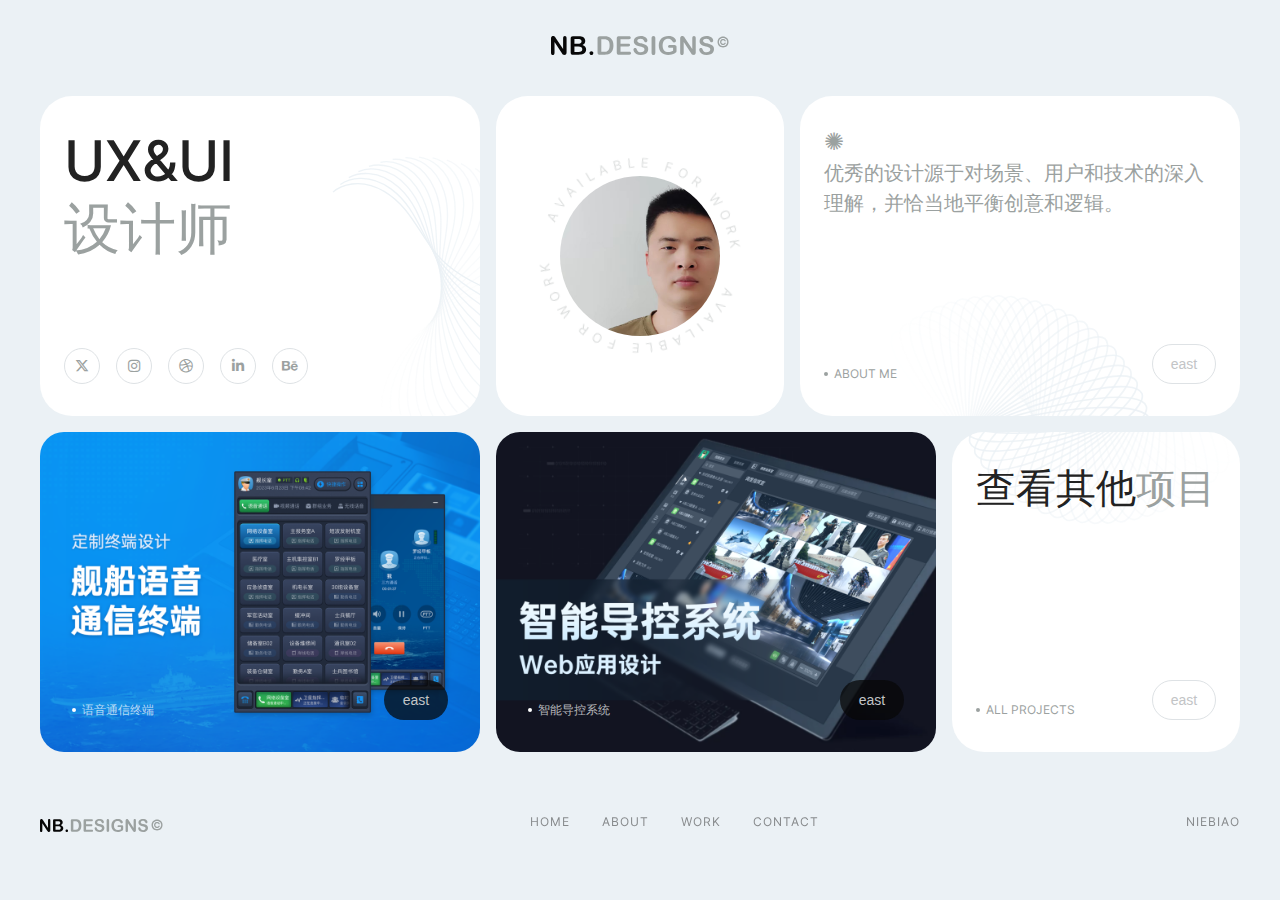
<file: index.html>
<!DOCTYPE html>
<html data-wf-page="6526f09d3be13c204a126b60" data-wf-site="6526f09d3be13c204a126b74" class=" w-mod-js w-mod-ix">
<head>
    <meta charset="utf-8">
    <title>NB.Designs</title>
    <meta content="个人站点" name="description" />
    <!-- viewport用于控制网页在移动设备上的显示方式 -->
    <meta content="width=device-width, initial-scale=1" name="viewport" />

    <!-- 引入CSS样式表 -->
    <link href="static/css/niebiao.web.f3ca25b67.css" rel="stylesheet" type="text/css" />

    <!-- 检测是否支持触控-->
    <script type="text/javascript">
        !function (o, c) {
            var n = c.documentElement, t = " w-mod-";
            n.className += t + "js", ("ontouchstart" in o || o.DocumentTouch && c instanceof DocumentTouch) && (n.className += t + "touch")
        }(window, document);
    </script>

    <!-- 指定网站的快捷方式图标 -->
    <link href="static/image/favicon.svg"
          rel="shortcut icon" type="image/x-icon">
    <!-- 指定网站的苹果设备主屏幕图标 -->
    <link href="static/image/webclip.svg"
          rel="apple-touch-icon">
</head>

<body>
<div class="page-wrapper">
    <!-- 主内容区域 -->
    <main class="main-wrapper">
        <!-- 顶部导航栏 -->
        <nav class="navigation">
            <!-- 指向当前页面 -->
            <a
                    href=""
                    aria-current="page"
                    class="brand-link w-inline-block w--current"
            >
                <div class="brand-flex">
                    <!-- logo图片 -->
                    <img
                            src="static/picture/653182418afc36d534684b62_logo.svg"
                            loading="lazy"
                            alt="Logo — 网站标志图片"
                            class="logo"
                    />
                    <!-- 版权©️图标 -->
                    <img
                        src="static/picture/65318290faf76efba37a0d2e_copyright.svg"
                        loading="lazy"
                        alt="Copyright Icon — 版权©️图标"
                        class="copyright"
                    />
                </div>
            </a>
        </nav>


        <section class="home-section">
            <div class="padding-global">
                <div class="container-large">
                    <div class="padding-top padding-huge">

                        <div class="w-layout-grid card-grid">
                            <!-- 职业 -->
                            <div
                                    id="w-node-_206b8761-2ad7-9dbb-ed39-0ff4240a0cf9-4a126b60"
                                    class="content-block-item first"
                            >
                                <div class="w-layout-grid area-grid">
                                    <!-- 标题 -->
                                    <h1
                                            id="w-node-f76c5ac4-414d-b1c6-897a-73b8a55345c2-4a126b60"
                                            class="heading-style-h2"
                                    >
                                        UX&UI<br />‍<span class="text-color-gray">设计师</span>
                                    </h1>
                                    <!-- 社区链接区域 -->
                                    <div
                                            id="w-node-_42acaa20-1cae-7628-15b2-d77a2eda1971-4a126b60"
                                            class="social-link-flex"
                                    >
                                        <!-- Twitter链接 -->
                                        <a
                                                data-w-id="39168887-352d-7113-b342-d554746e0021"
                                                href="https://twitter.com/"
                                                target="_blank"
                                                class="social-link-item w-inline-block"
                                        >
                                            <div class="social-icon"></div>
                                            <div
                                                    style="-webkit-transform:translate3d(0, 0, 0) scale3d(0, 0, 1) rotateX(0) rotateY(0) rotateZ(0) skew(0, 0);-moz-transform:translate3d(0, 0, 0) scale3d(0, 0, 1) rotateX(0) rotateY(0) rotateZ(0) skew(0, 0);-ms-transform:translate3d(0, 0, 0) scale3d(0, 0, 1) rotateX(0) rotateY(0) rotateZ(0) skew(0, 0);transform:translate3d(0, 0, 0) scale3d(0, 0, 1) rotateX(0) rotateY(0) rotateZ(0) skew(0, 0)"
                                                    class="social-bg"
                                            ></div>
                                        </a>
                                        <!-- Instagram链接 -->
                                        <a
                                            data-w-id="824d73bc-e28c-4206-1eb0-2a512dbd4594"
                                            href="https://www.instagram.com/"
                                            target="_blank"
                                            class="social-link-item w-inline-block"
                                    >
                                        <div class="social-icon"></div>
                                        <div
                                                style="-webkit-transform:translate3d(0, 0, 0) scale3d(0, 0, 1) rotateX(0) rotateY(0) rotateZ(0) skew(0, 0);-moz-transform:translate3d(0, 0, 0) scale3d(0, 0, 1) rotateX(0) rotateY(0) rotateZ(0) skew(0, 0);-ms-transform:translate3d(0, 0, 0) scale3d(0, 0, 1) rotateX(0) rotateY(0) rotateZ(0) skew(0, 0);transform:translate3d(0, 0, 0) scale3d(0, 0, 1) rotateX(0) rotateY(0) rotateZ(0) skew(0, 0)"
                                                class="social-bg"
                                        ></div>
                                        </a>
                                        <!-- Dribbble链接 -->
                                        <a
                                            data-w-id="54885199-5330-fd4e-eafc-7d152744c3ce"
                                            href="https://dribbble.com/"
                                            target="_blank"
                                            class="social-link-item w-inline-block"
                                    >
                                        <div class="social-icon"></div>
                                        <div
                                                style="-webkit-transform:translate3d(0, 0, 0) scale3d(0, 0, 1) rotateX(0) rotateY(0) rotateZ(0) skew(0, 0);-moz-transform:translate3d(0, 0, 0) scale3d(0, 0, 1) rotateX(0) rotateY(0) rotateZ(0) skew(0, 0);-ms-transform:translate3d(0, 0, 0) scale3d(0, 0, 1) rotateX(0) rotateY(0) rotateZ(0) skew(0, 0);transform:translate3d(0, 0, 0) scale3d(0, 0, 1) rotateX(0) rotateY(0) rotateZ(0) skew(0, 0)"
                                                class="social-bg"
                                        ></div>
                                        </a>
                                        <!-- LinkedIn链接 -->
                                        <a
                                            data-w-id="909476c7-8456-3d8f-a093-8d59e5b26563"
                                            href="https://www.linkedin.com/"
                                            target="_blank"
                                            class="social-link-item w-inline-block"
                                    >
                                        <div class="social-icon"></div>
                                        <div
                                                style="-webkit-transform:translate3d(0, 0, 0) scale3d(0, 0, 1) rotateX(0) rotateY(0) rotateZ(0) skew(0, 0);-moz-transform:translate3d(0, 0, 0) scale3d(0, 0, 1) rotateX(0) rotateY(0) rotateZ(0) skew(0, 0);-ms-transform:translate3d(0, 0, 0) scale3d(0, 0, 1) rotateX(0) rotateY(0) rotateZ(0) skew(0, 0);transform:translate3d(0, 0, 0) scale3d(0, 0, 1) rotateX(0) rotateY(0) rotateZ(0) skew(0, 0)"
                                                class="social-bg"
                                        ></div>
                                        </a>
                                        <!-- Behance链接 -->
                                        <a
                                            data-w-id="d3ca7bbd-3649-48fc-1760-7ac814e1571d"
                                            href="https://www.behance.net/"
                                            target="_blank"
                                            class="social-link-item w-inline-block"
                                    >
                                        <div class="social-icon"></div>
                                        <div
                                                style="-webkit-transform:translate3d(0, 0, 0) scale3d(0, 0, 1) rotateX(0) rotateY(0) rotateZ(0) skew(0, 0);-moz-transform:translate3d(0, 0, 0) scale3d(0, 0, 1) rotateX(0) rotateY(0) rotateZ(0) skew(0, 0);-ms-transform:translate3d(0, 0, 0) scale3d(0, 0, 1) rotateX(0) rotateY(0) rotateZ(0) skew(0, 0);transform:translate3d(0, 0, 0) scale3d(0, 0, 1) rotateX(0) rotateY(0) rotateZ(0) skew(0, 0)"
                                                class="social-bg"
                                        ></div>
                                    </a>
                                    </div>
                                </div>
                            </div>

                            <!-- 照片 -->
                            <div
                                    id="w-node-_8e6d0f55-0968-d3cd-05f9-ea861393bae7-4a126b60"
                                    class="content-block-item flex-center"
                            >
                                <div class="photo-wrapper">
                                    <img
                                            src="static/picture/6526fc6ab97a93f27f9d8976_profile-img.webp"
                                            loading="lazy"
                                            sizes="(max-width: 479px) 84vw, (max-width: 767px) 440px, (max-width: 991px) 500px, (max-width: 1279px) 400px, 160px"
                                            srcset="
                                                static/picture/6526fc6ab97a93f27f9d8976_profile-img-p-500.webp 500w,
                                                static/picture/6526fc6ab97a93f27f9d8976_profile-img.webp       800w"
                                            alt="Image — 照片"
                                            class="profile-image"
                                    />

                                    <img
                                        src="static/picture/652702ee30e4980d34ff1176_circle-text.svg"
                                        loading="lazy"
                                        style="-webkit-transform:translate3d(0, 0, 0) scale3d(1.35, 1.35, 1) rotateX(0) rotateY(0) rotateZ(0) skew(0, 0);
                                                -moz-transform:translate3d(0, 0, 0) scale3d(1.35, 1.35, 1) rotateX(0) rotateY(0) rotateZ(0) skew(0, 0);
                                                -ms-transform:translate3d(0, 0, 0) scale3d(1.35, 1.35, 1) rotateX(0) rotateY(0) rotateZ(0) skew(0, 0);
                                                transform:translate3d(0, 0, 0) scale3d(1.35, 1.35, 1) rotateX(0) rotateY(0) rotateZ(0) skew(0, 0)"
                                        alt="Circle Text — 旋转图片"
                                        class="circle-text"
                                    />

                                </div>
                            </div>

                            <!-- 简介 -->
                            <a
                                    id="w-node-_165b5b0b-587c-2583-bb39-ce198474b5c0-4a126b60"
                                    data-w-id="165b5b0b-587c-2583-bb39-ce198474b5c0"
                                    href="about.html"
                                    class="content-block-item about w-inline-block"
                            >
                                <div class="w-layout-grid area-grid">
                                    <!-- 简介文本 -->
                                    <p
                                            id="w-node-_1f064a75-b669-a866-071f-97a0bc5def41-4a126b60"
                                            class="text-size-medium text-color-gray"
                                    >
                        <span class="asterisk">✺</span><br/>优秀的设计源于对场景、用户和技术的深入理解，并恰当地平衡创意和逻辑。</p>

                                    <div
                                            id="w-node-_2d77c6ac-2335-6b1e-d091-f31299e5629a-4a126b60"
                                            class="card-bottom-flex"
                                    >
                                        <div class="subtitle-flex">
                                            <!-- 一个点元素，可能用于装饰或视觉分隔 -->
                                            <div class="dot"></div>
                                            <!-- 标题文本，内容为"ABOUT ME" -->
                                            <div class="text-size-tiny text-color-gray">
                                                ABOUT ME
                                            </div>
                                        </div>
                                        <!-- 箭头和背景 -->
                                        <div class="arrow-item">
                                            <!-- 箭头文本 -->
                                            <div class="arrow-card">east</div>
                                            <!-- 箭头动画 -->
                                            <div
                                                    style="-webkit-transform:translate3d(0, 0, 0) scale3d(0, 0, 1) rotateX(0) rotateY(0) rotateZ(0) skew(0, 0);-moz-transform:translate3d(0, 0, 0) scale3d(0, 0, 1) rotateX(0) rotateY(0) rotateZ(0) skew(0, 0);-ms-transform:translate3d(0, 0, 0) scale3d(0, 0, 1) rotateX(0) rotateY(0) rotateZ(0) skew(0, 0);transform:translate3d(0, 0, 0) scale3d(0, 0, 1) rotateX(0) rotateY(0) rotateZ(0) skew(0, 0)"
                                                    class="arrow-bg"
                                            ></div>
                                        </div>
                                    </div>
                                </div>
                            </a>


                            <!-- 项目 -->
                            <div
                                    id="w-node-f669d342-afa2-6dd8-9cb3-a653de0f3a3c-4a126b60"
                                    class="content-block-item project"
                            >
                                <div class="w-dyn-list">
                                    <div role="list" class="project-list-wrapper w-dyn-items">
                                        <div role="listitem" class="project-item w-dyn-item">
                                            <!-- 项目链接 -->
                                            <a
                                                    data-w-id="88cbb9d7-c7fa-4188-31af-d9679033e83a"
                                                    href="project1.html"
                                                    class="project-link w-inline-block"
                                            >
                                                <!-- 图片元素，用于显示项目图片 -->
                                                <!-- sizes 根据视口宽度调整图片尺寸属性 -->
                                                <img
                                                    loading="lazy"
                                                    alt="Royal"
                                                    src="static/picture/652a7ccab52b8f9549d809d2_a34f448f0abadb80f1e_3000-p-800.webp"
                                                    sizes="(max-width: 479px) 92vw, (max-width: 767px) 95vw, (max-width: 991px) 92vw, (max-width: 1439px) 94vw, 1280px"
                                                    srcset="
                                                    static/picture/652a7ccab52b8f9549d809d2_a34f448f0abadb80f1e_3000-p-500.webp   500w,
                                                    static/picture/652a7ccab52b8f9549d809d2_a34f448f0abadb80f1e_3000-p-800.webp   800w,
                                                    static/picture/652a7ccab52b8f9549d809d2_a34f448f0abadb80f1e_3000-p-1080.webp 1080w"
                                                    class="project-image"
                                                />

                                                <!-- static/picture/652a7ccab52b8f9549d809d2_a34f448f0abadb80f1e_3000-p-1600.webp 1600w,
                                                     static/picture/652a7ccab52b8f9549d809d2_a34f448f0abadb80f1e_3000.webp        2000w -->

                                                <div class="w-layout-grid project-grid">
                                                    <!-- 卡片底部容器 -->
                                                    <div
                                                        id="w-node-_350d6805-1fb1-1d99-36cd-5f5d152e9f88-4a126b60"
                                                        class="card-bottom-flex"
                                                    >
                                                        <!-- 子标题区域 -->
                                                        <div class="subtitle-flex">
                                                            <div class="dot white"></div>
                                                                <div class="text-size-tiny text-style-allcaps text-color-white-70" >
                                                                     语音通信终端
                                                                </div>
                                                        </div>
                                                        <div class="arrow-item project">
                                                            <div class="arrow-card">east</div>
                                                        </div>
                                                    </div>
                                                </div>
                                            </a>

                                        </div>
                                    </div>
                                </div>
                            </div>


                            <!-- 项目 -->
                            <div
                                    id="w-node-b7f5fd0d-b490-180d-b3ce-e5bc2a5c435a-4a126b60"
                                    class="content-block-item project"
                            >
                                <div class="w-dyn-list">
                                    <div role="list" class="project-list-wrapper w-dyn-items">
                                        <div role="listitem" class="project-item w-dyn-item">
                                            <!-- 项目链接 -->
                                            <a
                                                    data-w-id="1bb8a6b9-6ee1-33cc-0e05-0f10cfc457e2"
                                                    href="project2.html"
                                                    class="project-link w-inline-block"
                                            >
                                                <!-- 图片元素，用于显示项目图片 -->
                                                <!-- sizes 根据视口宽度调整图片尺寸属性 -->
                                                <img
                                                    loading="lazy"
                                                    alt="Crafty"
                                                    src="static/picture/652a82bd161daabd6bafa61a_c678b66073bf188bc8_3000-p-800.webp"
                                                    sizes="(max-width: 479px) 92vw, (max-width: 767px) 95vw, (max-width: 991px) 92vw, (max-width: 1439px) 94vw, 1280px"
                                                    srcset="
                                                    static/picture/652a82bd161daabd6bafa61a_c678b66073bf188bc8_3000-p-500.webp   500w,
                                                    static/picture/652a82bd161daabd6bafa61a_c678b66073bf188bc8_3000-p-800.webp   800w,
                                                    static/picture/652a82bd161daabd6bafa61a_c678b66073bf188bc8_3000-p-1080.webp 1080w"
                                                    class="project-image"
                                                />

                                                <!-- static/picture/652a82bd161daabd6bafa61a_c678b66073bf188bc8_3000-p-1600.webp 1600w,
                                                     static/picture/652a82bd161daabd6bafa61a_c678b66073bf188bc8_3000.webp        2000w -->

                                                <div class="w-layout-grid project-grid">
                                                    <!-- 卡片底部容器 -->
                                                    <div
                                                            id="w-node-_1bb8a6b9-6ee1-33cc-0e05-0f10cfc457e5-4a126b60"
                                                            class="card-bottom-flex"
                                                    >
                                                        <!-- 子标题区域 -->
                                                        <div class="subtitle-flex">
                                                            <div class="dot white"></div>
                                                            <div
                                                                    class="text-size-tiny text-style-allcaps text-color-white-70"
                                                            >
                                                                智能导控系统
                                                            </div>
                                                        </div>
                                                        <div class="arrow-item project">
                                                            <div class="arrow-card">east</div>
                                                        </div>
                                                    </div>
                                                </div>
                                            </a>
                                        </div>
                                    </div>
                                </div>
                            </div>


                            <!-- 更多项目 -->
                            <a
                                    id="w-node-c3186ffe-0d7d-bb53-5a10-67a3f85348bd-4a126b60"
                                    data-w-id="c3186ffe-0d7d-bb53-5a10-67a3f85348bd"
                                    href="projects.html"
                                    class="content-block-item projects w-inline-block"
                            >
                                <div class="w-layout-grid area-grid">
                                    <!-- 更多项目标题 -->
                                    <h2
                                            id="w-node-_40e715cc-569b-98b9-2c1d-556967854959-4a126b60"
                                            class="heading-style-h3"
                                    >
                                        查看其他<span class="text-color-gray">项目</span>
                                    </h2>
                                    <!-- 卡片底部容器 -->
                                    <div
                                            id="w-node-c3ac89a6-cd35-1006-c0a7-43da1dc833f9-4a126b60"
                                            class="card-bottom-flex"
                                    >
                                        <!-- 子标题区域 -->
                                        <div class="subtitle-flex">
                                            <div class="dot"></div>
                                            <div class="text-size-tiny text-color-gray">
                                                ALL PROJECTS
                                            </div>
                                        </div>
                                        <div class="arrow-item">
                                            <div class="arrow-card">east</div>
                                            <div
                                                    style="-webkit-transform:translate3d(0, 0, 0) scale3d(0, 0, 1) rotateX(0) rotateY(0) rotateZ(0) skew(0, 0);-moz-transform:translate3d(0, 0, 0) scale3d(0, 0, 1) rotateX(0) rotateY(0) rotateZ(0) skew(0, 0);-ms-transform:translate3d(0, 0, 0) scale3d(0, 0, 1) rotateX(0) rotateY(0) rotateZ(0) skew(0, 0);transform:translate3d(0, 0, 0) scale3d(0, 0, 1) rotateX(0) rotateY(0) rotateZ(0) skew(0, 0)"
                                                    class="arrow-bg"
                                            >
                                            </div>
                                        </div>
                                    </div>
                                </div>
                            </a>

<!--服务模块-->
<!--                            <a-->
<!--                                id="w-node-_51f52606-5caf-8195-4429-9cb581b7fb15-4a126b60"-->
<!--                                data-w-id="51f52606-5caf-8195-4429-9cb581b7fb15"-->
<!--                                href="untitled.html"-->
<!--                                class="content-block-item service w-inline-block"-->
<!--                        >-->
<!--                            <div class="w-layout-grid area-grid">-->
<!--                                <h2-->
<!--                                        id="w-node-b1acf5c7-cf38-a41e-7a08-49058583d527-4a126b60"-->
<!--                                        class="heading-style-h3"-->
<!--                                >-->
<!--                                    Services I <span class="text-color-gray">offer</span>-->
<!--                                </h2>-->
<!--                                <div-->
<!--                                        id="w-node-_51f52606-5caf-8195-4429-9cb581b7fb19-4a126b60"-->
<!--                                        class="card-bottom-flex"-->
<!--                                >-->
<!--                                    <div class="subtitle-flex">-->
<!--                                        <div class="dot"></div>-->
<!--                                        <div class="text-size-tiny text-color-gray">-->
<!--                                            ALL SERVICES-->
<!--                                        </div>-->
<!--                                    </div>-->
<!--                                    <div class="arrow-item">-->
<!--                                        <div class="arrow-card">east</div>-->
<!--                                        <div-->
<!--                                                style="-webkit-transform:translate3d(0, 0, 0) scale3d(0, 0, 1) rotateX(0) rotateY(0) rotateZ(0) skew(0, 0);-moz-transform:translate3d(0, 0, 0) scale3d(0, 0, 1) rotateX(0) rotateY(0) rotateZ(0) skew(0, 0);-ms-transform:translate3d(0, 0, 0) scale3d(0, 0, 1) rotateX(0) rotateY(0) rotateZ(0) skew(0, 0);transform:translate3d(0, 0, 0) scale3d(0, 0, 1) rotateX(0) rotateY(0) rotateZ(0) skew(0, 0)"-->
<!--                                                class="arrow-bg"-->
<!--                                        ></div>-->
<!--                                    </div>-->
<!--                                </div>-->
<!--                            </div> -->
<!--                            </a>-->


<!--                            联系我模块-->
<!--                            <a-->
<!--                                id="w-node-_7a20cb31-7cb3-7723-0cdf-0103a2d777be-4a126b60"-->
<!--                                data-w-id="7a20cb31-7cb3-7723-0cdf-0103a2d777be"-->
<!--                                href="contact.html"-->
<!--                                class="content-block-item cta w-inline-block"-->
<!--                        >-->
<!--                            <div class="w-layout-grid area-grid">-->
<!--                                <h2-->
<!--                                        id="w-node-_460849d4-51fc-5510-dd9a-df378b82580d-4a126b60"-->
<!--                                        class="heading-style-h3"-->
<!--                                >-->
<!--                                    Let&#x27;s work-->
<!--                                    <span class="text-color-gray">together</span>-->
<!--                                </h2>-->
<!--                                <div-->
<!--                                        id="w-node-ae803ab9-d38c-32ae-308c-c390fa3ee9df-4a126b60"-->
<!--                                        class="card-bottom-flex"-->
<!--                                >-->
<!--                                    <div class="subtitle-flex">-->
<!--                                        <div class="dot"></div>-->
<!--                                        <div class="text-size-tiny text-color-gray">-->
<!--                                            GET IN TOUCH-->
<!--                                        </div>-->
<!--                                    </div>-->
<!--                                    <div class="arrow-item">-->
<!--                                        <div class="arrow-card">east</div>-->
<!--                                        <div-->
<!--                                                style="-webkit-transform:translate3d(0, 0, 0) scale3d(0, 0, 1) rotateX(0) rotateY(0) rotateZ(0) skew(0, 0);-moz-transform:translate3d(0, 0, 0) scale3d(0, 0, 1) rotateX(0) rotateY(0) rotateZ(0) skew(0, 0);-ms-transform:translate3d(0, 0, 0) scale3d(0, 0, 1) rotateX(0) rotateY(0) rotateZ(0) skew(0, 0);transform:translate3d(0, 0, 0) scale3d(0, 0, 1) rotateX(0) rotateY(0) rotateZ(0) skew(0, 0)"-->
<!--                                                class="arrow-bg"-->
<!--                                        ></div>-->
<!--                                    </div>-->
<!--                                </div>-->
<!--                            </div>-->
<!--                        </a>-->


                        </div>
                    </div>
                </div>
            </div>
        </section>

        <!-- 页脚开始 -->
        <footer>
            <div class="padding-global">
                <div class="container-large">
                    <div class="footer-padding">
                        <div class="w-layout-grid footer-grid">

                            <!-- 品牌信息和版权 -->
                            <a href="" aria-current="page" class="brand-link w-inline-block w--current">
                                <div class="brand-flex">
                                    <!-- Logo图片 -->
                                    <img src="static/picture/653182418afc36d534684b62_logo.svg"
                                         loading="lazy"
                                         alt="Logo — 网站标识"
                                         class="logo-mini"
                                    />
                                    <!-- 版权图标图片 -->
                                    <img src="static/picture/65318290faf76efba37a0d2e_copyright.svg"
                                         loading="lazy"
                                         alt="Copyright Icon — 版权图标"
                                         class="copyright"
                                    />
                                </div>
                            </a>

                            <!-- 页脚导航 -->
                            <div id="w-node-_57ca9c2b-67a5-16e0-a501-45b1c8a16166-c8a1615d" class="w-layout-hflex footer-flex">
                                <a data-w-id="57ca9c2b-67a5-16e0-a501-45b1c8a16167" href="" aria-current="page" class="footer-nav-link w-inline-block w--current">
                                    <!-- 首页链接 -->
                                    <div class="footer-nav-text">home</div>
                                    <!-- 链接文本内容 -->
                                    <div class="dot black"></div>
                                    <!-- 黑色的点 -->
                                </a>
                                <a data-w-id="57ca9c2b-67a5-16e0-a501-45b1c8a1616b" href="about.html" class="footer-nav-link w-inline-block">
                                    <!-- 关于页面 -->
                                    <div class="footer-nav-text">about</div>
                                    <!-- 链接文本内容 -->
                                    <div class="dot black"></div>
                                    <!-- 黑色的点 -->
                                </a>
                                <a data-w-id="57ca9c2b-67a5-16e0-a501-45b1c8a1616f" href="projects.html" class="footer-nav-link w-inline-block">
                                    <!-- 项目页面 -->
                                    <div class="footer-nav-text">work</div>
                                    <!-- 链接文本内容 -->
                                    <div class="dot black"></div>
                                    <!-- 黑色的点 -->
                                </a>
<!--                                <a data-w-id="57ca9c2b-67a5-16e0-a501-45b1c8a16173" href="untitled.html" class="footer-nav-link w-inline-block">-->
<!--                                    &lt;!&ndash; 服务页面 &ndash;&gt;-->
<!--                                    <div class="footer-nav-text">service</div>-->
<!--                                    &lt;!&ndash; 链接文本内容 &ndash;&gt;-->
<!--                                    <div class="dot black"></div>-->
<!--                                    &lt;!&ndash; 黑色的点 &ndash;&gt;-->
<!--                                </a>-->
                                <a data-w-id="57ca9c2b-67a5-16e0-a501-45b1c8a16177" href="contact.html" class="footer-nav-link w-inline-block">
                                    <!-- 联系页面 -->
                                    <div class="footer-nav-text">contact</div>
                                    <!-- 链接文本内容 -->
                                    <div class="dot black"></div>
                                    <!-- 黑色的点 -->
                                </a>
                            </div>

                            <!-- 外链建设中http://120.79.161.93/web/#/main -->
                            <a
                                    data-w-id="57ca9c2b-67a5-16e0-a501-45b1c8a1617b"
                                    href=""
                                    target="_blank"
                                    class="footer-nav-link w-inline-block"
                            >
                            <!-- 链接文本内容 -->
                            <div class="footer-nav-text">NieBiao</div>
                            <div class="dot black"></div>
                            </a>
                        </div>
                    </div>
                </div>
            </div>
        </footer>
        <!-- 页脚结束 -->

    </main>
</div>


<script
        src="static/js/jquery-3.5.1.min.dc5e7f18c8.js"
        type="text/javascript"
        integrity="sha256-9/aliU8dGd2tb6OSsuzixeV4y/faTqgFtohetphbbj0="
        crossorigin="anonymous"
></script>

<script
        src="static/js/webflow.b99ccbe45.js"
        type="text/javascript"
></script>

</body>

</html>
</file>
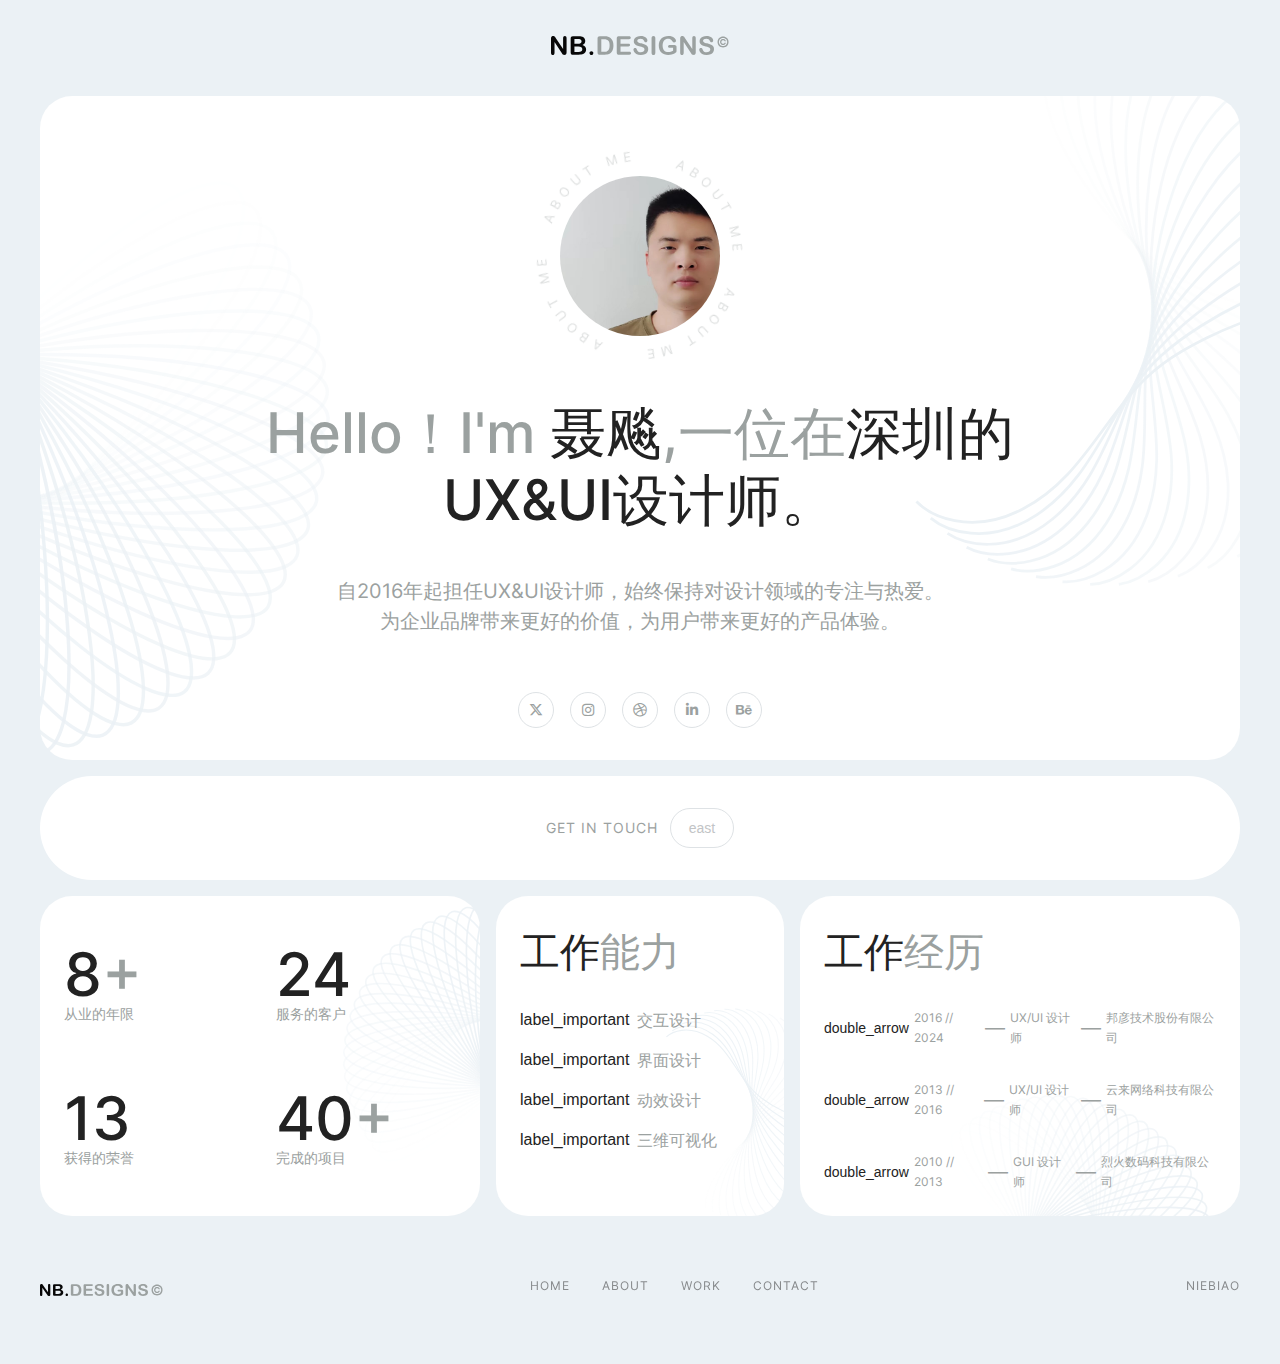
<file: about.html>
<!DOCTYPE html>
<html data-wf-page="6526f09d3be13c204a126b63" data-wf-site="6526f09d3be13c204a126b74">
<head>
    <meta charset="utf-8">
    <title>NB.Designs - About</title>
    <meta content="个人站点" name="description" />
    <!-- viewport用于控制网页在移动设备上的显示方式-->
    <meta content="width=device-width, initial-scale=1" name="viewport" />

    <!-- 引入CSS样式表 -->
    <link href="static/css/niebiao.web.f3ca25b67.css" rel="stylesheet" type="text/css" />

    <!-- 检测是否支持触控-->
    <script type="text/javascript">
        !function (o, c) {
            var n = c.documentElement, t = " w-mod-";
            n.className += t + "js", ("ontouchstart" in o || o.DocumentTouch && c instanceof DocumentTouch) && (n.className += t + "touch")
        }(window, document);
    </script>

    <!-- 指定网站的快捷方式图标 -->
    <link href="static/image/favicon.svg"
          rel="shortcut icon" type="image/x-icon">
    <!-- 指定网站的苹果设备主屏幕图标 -->
    <link href="static/image/webclip.svg"
          rel="apple-touch-icon">
</head>

<body>
<!-- 主内容区域 -->
<div class="page-wrapper">
    <!-- 顶部导航栏 -->
    <nav class="navigation">
        <!-- 指向首页 -->
        <a href="index.html" class="brand-link w-inline-block">
            <div class="brand-flex">
                <!-- logo图片 -->
                <img src="static/picture/653182418afc36d534684b62_logo.svg"
                     loading="lazy"
                     alt="Logo — 网站标识"
                     class="logo">
                <!-- 版权©️图标 -->
                <img
                    src="static/picture/65318290faf76efba37a0d2e_copyright.svg"
                    loading="lazy"
                    alt="Copyright Icon — 版权©️图标"
                    class="copyright">
            </div>
        </a>
    </nav>


    <main class="main-wrapper">
        <section class="about-section">
            <div class="padding-global">
                <div class="container-large">
                    <div class="padding-top padding-huge">
                        <div class="w-layout-grid card-grid">
                            <!-- 简介 -->
                            <div id="w-node-_85a3502e-6ced-9d35-4489-433d0be70c7c-4a126b63"
                                 class="content-block-item about-header">
                                <div class="photo-wrapper">
                                    <!-- 照片 -->
                                    <img
                                        src="static/picture/653266c2180c88430f6a42a8_about-me-img.jpg" loading="lazy"
                                        sizes="(max-width: 767px) 82vw, (max-width: 991px) 500px, (max-width: 1279px) 400px, 160px"
                                        srcset="static/picture/653266c2180c88430f6a42a8_about-me-img-p-500.jpg 500w,
                                                static/picture/653266c2180c88430f6a42a8_about-me-img.jpg 800w"
                                        alt="About Image — 照片" class="profile-image"
                                    />

                                    <img
                                        src="static/picture/65326788afb79142dd7064f0_about-circle-text.svg"
                                        loading="lazy"
                                        style="-webkit-transform:translate3d(0, 0, 0) scale3d(1.35, 1.35, 1) rotateX(0) rotateY(0) rotateZ(0) skew(0, 0);
                                        -moz-transform:translate3d(0, 0, 0) scale3d(1.35, 1.35, 1) rotateX(0) rotateY(0) rotateZ(0) skew(0, 0);
                                        -ms-transform:translate3d(0, 0, 0) scale3d(1.35, 1.35, 1) rotateX(0) rotateY(0) rotateZ(0) skew(0, 0);
                                        transform:translate3d(0, 0, 0) scale3d(1.35, 1.35, 1) rotateX(0) rotateY(0) rotateZ(0) skew(0, 0)"
                                        alt="Circle Text — 旋转图片" class="circle-text">
                                </div>

                                <!-- 标题 -->
                                <div class="margin-top margin-xlarge">
                                    <div class="max-width-large align-center"><h1
                                            class="heading-style-h2 text-align-center"><span class="text-color-gray">Hello！I'm</span>
                                        聂飚<span class="text-color-gray">,一位在</span>深圳的UX&UI设计师。</h1>
                                    </div>
                                </div>

                                <!-- 描述 -->
                                <div class="margin-top margin-medium">
                                    <div class="max-width-large align-center">
                                        <p class="text-size-medium text-align-center text-color-gray">
                                            自2016年起担任UX&UI设计师，始终保持对设计领域的专注与热爱。<br>为企业品牌带来更好的价值，为用户带来更好的产品体验。
                                        </p>
                                    </div>
                                </div>

                                <!-- 社区链接 -->
                                <div class="margin-top margin-medium">
                                    <div class="social-link-flex flex-center">
                                        <!-- Twitter 链接 -->
                                        <a data-w-id="65624f8a-9a47-2b15-fc5a-106d604114b2" href="https://twitter.com/" target="_blank" class="social-link-item w-inline-block">
                                            <div class="social-icon"></div>
                                            <div style="transform:scale(0);" class="social-bg"></div>
                                        </a>

                                        <!-- Instagram 链接 -->
                                        <a data-w-id="65624f8a-9a47-2b15-fc5a-106d604114b6" href="https://www.instagram.com/" target="_blank" class="social-link-item w-inline-block">
                                            <div class="social-icon"></div>
                                            <div style="transform:scale(0);" class="social-bg"></div>
                                        </a>

                                        <!-- Dribbble 链接 -->
                                        <a data-w-id="65624f8a-9a47-2b15-fc5a-106d604114ba" href="https://dribbble.com/" target="_blank" class="social-link-item w-inline-block">
                                            <div class="social-icon"></div>
                                            <div style="transform:scale(0);" class="social-bg"></div>
                                        </a>

                                        <!-- LinkedIn 链接 -->
                                        <a data-w-id="65624f8a-9a47-2b15-fc5a-106d604114be" href="https://www.linkedin.com/" target="_blank" class="social-link-item w-inline-block">
                                            <div class="social-icon"></div>
                                            <div style="transform:scale(0);" class="social-bg"></div>
                                        </a>

                                        <!-- Behance 链接 -->
                                        <a data-w-id="65624f8a-9a47-2b15-fc5a-106d604114c2" href="https://www.behance.net/" target="_blank" class="social-link-item w-inline-block">
                                            <div class="social-icon"></div>
                                            <div style="transform:scale(0);" class="social-bg"></div>
                                        </a>
                                    </div>
                                </div>


                            </div>

                            <!-- 联系 -->
                            <a id="w-node-c5e270e6-8ee0-4e50-aa5a-dbf006e22c0a-4a126b63"
                               data-w-id="c5e270e6-8ee0-4e50-aa5a-dbf006e22c0a"
                               href="contact.html"
                               class="main-button w-inline-block">
                                <div class="button-flex">
                                    <div class="button-text">get in touch</div>
                                    <div class="arrow-item">
                                        <div class="arrow-card">east</div>
                                        <div style="-webkit-transform:translate3d(0, 0, 0) scale3d(0, 0, 1) rotateX(0) rotateY(0) rotateZ(0) skew(0, 0);-moz-transform:translate3d(0, 0, 0) scale3d(0, 0, 1) rotateX(0) rotateY(0) rotateZ(0) skew(0, 0);-ms-transform:translate3d(0, 0, 0) scale3d(0, 0, 1) rotateX(0) rotateY(0) rotateZ(0) skew(0, 0);transform:translate3d(0, 0, 0) scale3d(0, 0, 1) rotateX(0) rotateY(0) rotateZ(0) skew(0, 0)"
                                             class="arrow-bg"></div>
                                    </div>
                                </div>
                            </a>

                            <!-- 数据 -->
                            <div id="w-node-_19f20610-e29c-664f-9bbe-68dcd6160cf6-4a126b63"
                                 class="content-block-item numbers">
                                <div class="w-layout-grid numbers-grid">
                                    <!-- 第一个数字内容容器 -->
                                    <div id="w-node-_46881ead-d022-9c0f-cb54-d2700078c305-4a126b63"
                                         class="numbers-content-wrapper">
                                        <!-- 展示年数 -->
                                        <div class="number">8<span class="text-color-gray">+</span></div>
                                        <!-- 对应数字的描述 -->
                                        <div class="number-description">从业的年限</div>
                                    </div>

                                    <!-- 第二个数字内容容器 -->
                                    <div id="w-node-_0858e1dd-4e4d-e3f4-4ec6-63ab4e0e6519-4a126b63"
                                         class="numbers-content-wrapper">
                                        <!-- 展示不满意客户数量 -->
                                        <div id="w-node-_0858e1dd-4e4d-e3f4-4ec6-63ab4e0e651a-4a126b63" class="number">
                                            24
                                        </div>
                                        <!-- 对应数字的描述 -->
                                        <div class="number-description">服务的客户<br></div>
                                    </div>

                                    <!-- 第三个数字内容容器 -->
                                    <div id="w-node-_8eeb6f53-d96d-5e5b-06f9-09373f712b2f-4a126b63"
                                         class="numbers-content-wrapper">
                                        <!-- 展示获得的认可次数 -->
                                        <div id="w-node-b94afa81-8620-85d1-2876-6f78092de969-4a126b63" class="number">
                                            13
                                        </div>
                                        <!-- 对应数字的描述 -->
                                        <div class="number-description">获得的荣誉</div>
                                    </div>

                                    <!-- 第四个数字内容容器 -->
                                    <div id="w-node-bc7956d7-c246-79f5-4a61-fbee7396a838-4a126b63"
                                         class="numbers-content-wrapper">
                                        <!-- 展示完成的项目数 -->
                                        <div class="number">40<span class="text-color-gray">+</span></div>
                                        <!-- 对应数字的描述 -->
                                        <div class="number-description">完成的项目</div>
                                    </div>
                                </div>
                            </div>

                            <!-- 我的工作 -->
                            <div id="w-node-e94e3226-31d1-d95f-a93a-b84bdac18e72-4a126b63"
                                 class="content-block-item service-list">
                                <!-- 标题部分，介绍服务内容 -->
                                <h2 class="heading-style-h3">工作<span class="text-color-gray">能力</span></h2>

                                <div class="w-layout-grid service-content-grid">

                                    <!-- 第一项服务 -->
                                    <div id="w-node-_27357a33-e81e-aea0-8df4-092c90018951-4a126b63"
                                         class="service-flex">
                                        <!-- 图标元素，表示此项服务 -->
                                        <div class="service-icon">label_important</div>
                                        <!-- 正文文本，显示服务名称 -->
                                        <div class="text-size-regular text-color-gray">交互设计</div>
                                    </div>

                                    <!-- 第二项服务 -->
                                    <div id="w-node-_27357a33-e81e-aea0-8df4-092c90018956-4a126b63"
                                         class="service-flex">
                                        <div class="service-icon">label_important</div>
                                        <div class="text-size-regular text-color-gray">界面设计</div>
                                    </div>

                                    <!-- 第三项服务 -->
                                    <div id="w-node-_27357a33-e81e-aea0-8df4-092c9001895b-4a126b63"
                                         class="service-flex">
                                        <div class="service-icon">label_important</div>
                                        <div class="text-size-regular text-color-gray">动效设计</div>
                                    </div>

                                    <!-- 第四项服务 -->
                                    <div id="w-node-_27357a33-e81e-aea0-8df4-092c90018965-4a126b63"
                                         class="service-flex">
                                        <div class="service-icon">label_important</div>
                                        <div class="text-size-regular text-color-gray">三维可视化</div>
                                    </div>
                                </div>
                            </div>

                            <!-- 我的经验 -->
                            <div id="w-node-_94d040ea-622f-78ac-be78-2fb2544caab5-4a126b63"
                                 class="content-block-item experience">
                                <!-- 标题部分，介绍工作经历 -->
                                <h2 class="heading-style-h3">工作<span class="text-color-gray">经历</span></h2>

                                <div class="w-layout-grid experience-content-grid">

                                    <!-- 第一项工作经历 -->
                                    <div id="w-node-f6e4060d-4b8f-bc0b-71a8-cb0df3666153-4a126b63"
                                         class="experience-flex">
                                        <!-- 图标元素，表示时间线 -->
                                        <div class="experience-icon">double_arrow</div>
                                        <!-- 时间段 -->
                                        <div class="text-size-tiny text-color-gray">2016 // 2024</div>
                                        <!-- 分隔符 -->
                                        <div class="text-size-medium text-color-gray">—</div>
                                        <!-- 职位名称 -->
                                        <div class="text-size-tiny">UX/UI 设计师</div>
                                        <!-- 分隔符 -->
                                        <div class="text-size-medium text-color-gray">—</div>
                                        <!-- 公司名称 -->
                                        <div class="text-size-tiny text-color-gray">邦彦技术股份有限公司</div>
                                    </div>

                                    <!-- 第二项工作经历 -->
                                    <div id="w-node-f6e4060d-4b8f-bc0b-71a8-cb0df3666160-4a126b63"
                                         class="experience-flex">
                                        <div class="experience-icon">double_arrow</div>
                                        <div class="text-size-tiny text-color-gray">2013 // 2016</div>
                                        <div class="text-size-medium text-color-gray">—</div>
                                        <div class="text-size-tiny">UX/UI 设计师</div>
                                        <div class="text-size-medium text-color-gray">—</div>
                                        <div class="text-size-tiny text-color-gray">云来网络科技有限公司</div>
                                    </div>

                                    <!-- 第三项工作经历 -->
                                    <div id="w-node-f6e4060d-4b8f-bc0b-71a8-cb0df366616d-4a126b63"
                                         class="experience-flex">
                                        <div class="experience-icon">double_arrow</div>
                                        <div class="text-size-tiny text-color-gray">2010 // 2013</div>
                                        <div class="text-size-medium text-color-gray">—</div>
                                        <div class="text-size-tiny">GUI 设计师</div>
                                        <div class="text-size-medium text-color-gray">—</div>
                                        <div class="text-size-tiny text-color-gray">烈火数码科技有限公司</div>
                                    </div>
                                </div>
                            </div>

                            <!-- 服务模块 -->
<!--                            <a id="w-node-c505eb33-1f9a-0f49-2754-ca85350fa77d-4a126b63"-->
<!--                               data-w-id="c505eb33-1f9a-0f49-2754-ca85350fa77d" href="untitled.html"-->
<!--                               class="content-block-item service w-inline-block">-->
<!--                                <div class="w-layout-grid area-grid"><h2-->
<!--                                        id="w-node-c505eb33-1f9a-0f49-2754-ca85350fa77f-4a126b63"-->
<!--                                        class="heading-style-h3">Services I <span class="text-color-gray">offer</span>-->
<!--                                </h2>-->
<!--                                    <div id="w-node-c505eb33-1f9a-0f49-2754-ca85350fa783-4a126b63"-->
<!--                                         class="card-bottom-flex">-->
<!--                                        <div class="subtitle-flex">-->
<!--                                            <div class="dot"></div>-->
<!--                                            <div class="text-size-tiny text-color-gray">ALL SERVICES</div>-->
<!--                                        </div>-->
<!--                                        <div class="arrow-item">-->
<!--                                            <div class="arrow-card">east</div>-->
<!--                                            <div style="-webkit-transform:translate3d(0, 0, 0) scale3d(0, 0, 1) rotateX(0) rotateY(0) rotateZ(0) skew(0, 0);-moz-transform:translate3d(0, 0, 0) scale3d(0, 0, 1) rotateX(0) rotateY(0) rotateZ(0) skew(0, 0);-ms-transform:translate3d(0, 0, 0) scale3d(0, 0, 1) rotateX(0) rotateY(0) rotateZ(0) skew(0, 0);transform:translate3d(0, 0, 0) scale3d(0, 0, 1) rotateX(0) rotateY(0) rotateZ(0) skew(0, 0)"-->
<!--                                                 class="arrow-bg"></div>-->
<!--                                        </div>-->
<!--                                    </div>-->
<!--                                </div>-->
<!--                            </a>-->

                            <!-- 联系我模块 -->
<!--                            <a id="w-node-_671619a9-8391-df6d-374d-80e86d48e0fc-4a126b63"-->
<!--                                   data-w-id="671619a9-8391-df6d-374d-80e86d48e0fc" href="contact.html"-->
<!--                                   class="content-block-item cta w-inline-block">-->
<!--                            <div class="w-layout-grid area-grid"><h2-->
<!--                                    id="w-node-_671619a9-8391-df6d-374d-80e86d48e0fe-4a126b63" class="heading-style-h3">-->
<!--                                Let&#x27;s work <span class="text-color-gray">together</span></h2>-->
<!--                                <div id="w-node-_671619a9-8391-df6d-374d-80e86d48e102-4a126b63"-->
<!--                                     class="card-bottom-flex">-->
<!--                                    <div class="subtitle-flex">-->
<!--                                        <div class="dot"></div>-->
<!--                                        <div class="text-size-tiny text-color-gray">GET IN TOUCH</div>-->
<!--                                    </div>-->
<!--                                    <div class="arrow-item">-->
<!--                                        <div class="arrow-card">east</div>-->
<!--                                        <div style="-webkit-transform:translate3d(0, 0, 0) scale3d(0, 0, 1) rotateX(0) rotateY(0) rotateZ(0) skew(0, 0);-moz-transform:translate3d(0, 0, 0) scale3d(0, 0, 1) rotateX(0) rotateY(0) rotateZ(0) skew(0, 0);-ms-transform:translate3d(0, 0, 0) scale3d(0, 0, 1) rotateX(0) rotateY(0) rotateZ(0) skew(0, 0);transform:translate3d(0, 0, 0) scale3d(0, 0, 1) rotateX(0) rotateY(0) rotateZ(0) skew(0, 0)"-->
<!--                                             class="arrow-bg"></div>-->
<!--                                    </div>-->
<!--                                </div>-->
<!--                            </div>-->
<!--                            </a>-->
                        </div>
                    </div>
                </div>
            </div>
        </section>
    </main>


    <footer>
        <!-- 设置全局内边距 -->
        <div class="padding-global">
            <!-- 容器设置为大尺寸 -->
            <div class="container-large">
                <!-- 底部内边距 -->
                <div class="footer-padding">
                    <div class="w-layout-grid footer-grid">
                        <!-- 品牌链接，点击返回首页 -->
                        <a href="index.html" class="brand-link w-inline-block">
                            <!-- 品牌信息和版权 -->
                            <div class="brand-flex">
                                <!-- Logo图片 -->
                                <img src="static/picture/653182418afc36d534684b62_logo.svg" loading="lazy" alt="Logo — 网站标识" class="logo-mini">
                                <!-- 版权图标 -->
                                <img src="static/picture/65318290faf76efba37a0d2e_copyright.svg" loading="lazy" alt="Copyright Icon — 版权图标" class="copyright">
                            </div>
                        </a>

                        <!-- 页脚导航 -->
                        <div id="w-node-_57ca9c2b-67a5-16e0-a501-45b1c8a16166-c8a1615d" class="w-layout-hflex footer-flex">
                            <!-- 首页链接 -->
                            <a data-w-id="57ca9c2b-67a5-16e0-a501-45b1c8a16167" href="index.html" class="footer-nav-link w-inline-block">
                                <div class="footer-nav-text">home</div>
                                <div class="dot black"></div>
                            </a>

                            <!-- 关于页面（当前页面） -->
                            <a data-w-id="57ca9c2b-67a5-16e0-a501-45b1c8a1616b" href="" aria-current="page" class="footer-nav-link w-inline-block w--current">
                                <div class="footer-nav-text">about</div>
                                <div class="dot black"></div>
                            </a>

                            <!-- 项目页面 -->
                            <a data-w-id="57ca9c2b-67a5-16e0-a501-45b1c8a1616f" href="projects.html" class="footer-nav-link w-inline-block">
                                <div class="footer-nav-text">work</div>
                                <div class="dot black"></div>
                            </a>

                            <!-- 服务页面 -->
<!--                            <a data-w-id="57ca9c2b-67a5-16e0-a501-45b1c8a16173" href="untitled.html" class="footer-nav-link w-inline-block">-->
<!--                                <div class="footer-nav-text">service</div>-->
<!--                                <div class="dot black"></div>-->
<!--                            </a>-->

                            <!-- 联系页面 -->
                            <a data-w-id="57ca9c2b-67a5-16e0-a501-45b1c8a16177" href="contact.html" class="footer-nav-link w-inline-block">
                                <div class="footer-nav-text">contact</div>
                                <div class="dot black"></div>
                            </a>
                        </div>

                        <!-- 外链未设置 -->
                        <a
                                data-w-id="57ca9c2b-67a5-16e0-a501-45b1c8a1617b"
                                href=""
                                target="_blank"
                                class="footer-nav-link w-inline-block"
                        >
                            <div class="footer-nav-text">NieBiao</div>
                            <div class="dot black"></div>
                        </a>
                    </div>
                </div>
            </div>
        </div>
    </footer>


</div>

<script src="static/js/jquery-3.5.1.min.dc5e7f18c8.js" type="text/javascript"
        integrity="sha256-9/aliU8dGd2tb6OSsuzixeV4y/faTqgFtohetphbbj0=" crossorigin="anonymous"></script>

<script src="static/js/webflow.b99ccbe45.js" type="text/javascript"></script>
</body>
</html>
</file>
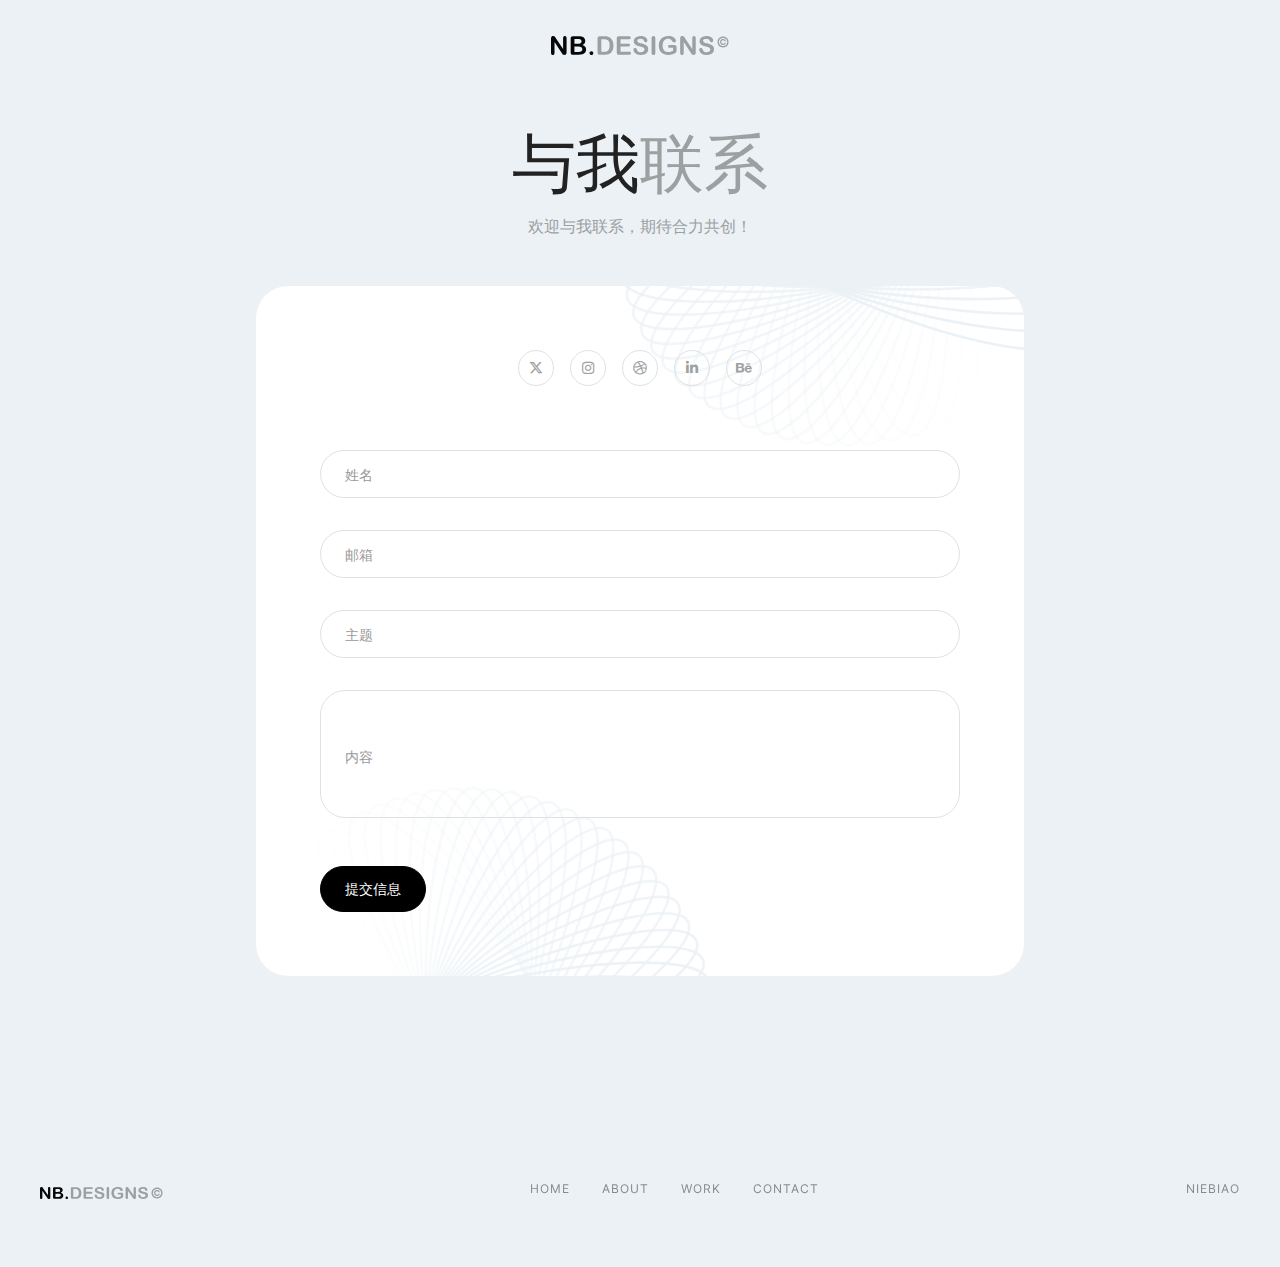
<file: contact.html>
<!DOCTYPE html>
<html data-wf-page="6526f09d3be13c204a126b67" data-wf-site="6526f09d3be13c204a126b74">
<head>
    <meta charset="utf-8">
    <title>NB.Designs - Contact</title>
    <meta content="个人站点" name="description" />
    <!--    viewport用于控制网页在移动设备上的显示方式-->
    <meta content="width=device-width, initial-scale=1" name="viewport" />

    <!-- 引入CSS样式表 -->
    <link href="static/css/niebiao.web.f3ca25b67.css" rel="stylesheet" type="text/css" />

    <!-- 检测是否支持触控-->
    <script type="text/javascript">
        !function (o, c) {
            var n = c.documentElement, t = " w-mod-";
            n.className += t + "js", ("ontouchstart" in o || o.DocumentTouch && c instanceof DocumentTouch) && (n.className += t + "touch")
        }(window, document);
    </script>

    <!-- 指定网站的快捷方式图标 -->
    <link href="static/image/favicon.svg"
          rel="shortcut icon" type="image/x-icon">
    <!-- 指定网站的苹果设备主屏幕图标 -->
    <link href="static/image/webclip.svg"
          rel="apple-touch-icon">
</head>

<body>
<div class="page-wrapper">
    <!-- 顶部导航栏 -->
    <nav class="navigation">
        <!-- 指向首页 -->
        <a href="index.html" class="brand-link w-inline-block">
            <div class="brand-flex">
                <!-- logo图片 -->
                <img src="static/picture/653182418afc36d534684b62_logo.svg"
                     loading="lazy"
                     alt="Logo — 网站标识"
                     class="logo">
                <!-- 版权©️图标 -->
                <img src="static/picture/65318290faf76efba37a0d2e_copyright.svg"
                     loading="lazy"
                     alt="Copyright Icon — 版权©️图标"
                     class="copyright">
            </div>
        </a>
    </nav>

    <main class="main-wrapper">
        <!-- 设置联系页面头部样式 -->
        <header class="contact-hero-section">
            <!-- 添加全局内边距样式 -->
            <div class="padding-global">
                <div class="container-small">
                    <div class="padding-top padding-xhuge">
                        <!-- 居中显示大标题 -->
                        <h1 class="heading-style-h1 text-align-center">与我<span class="text-color-gray">联系</span></h1>

                        <div class="margin-top margin-small">
                            <!-- 上下内边距设置为小尺寸 -->
                            <div class="max-width-medium align-center">
                                <!-- 最大宽度限制，内容居中对齐 -->
                                <p class="text-size-regular text-align-center">
                                    <!-- 正常大小的文字，内容居中对齐 -->
                                    欢迎与我联系，期待合力共创！
                                </p>
                            </div>
                        </div>
                    </div>
                </div>
            </div>
        </header>

        <!-- 联系表单区域 -->
        <section class="contact-form-section">
            <div class="padding-global">
                <div class="container-small">
                    <div class="padding-bottom padding-xhuge">
                        <div class="margin-top margin-large">
                            <div class="form-block w-form">
                                <!-- 社交媒体链接区域 -->
                                <div class="margin-bottom margin-xlarge">
                                    <div class="social-link-flex flex-center">
                                        <!-- Twitter 链接 -->
                                        <a
                                            data-w-id="45454e89-6af2-ea27-e0bf-6531a71a948c" href="https://twitter.com/"
                                            target="_blank" class="social-link-item w-inline-block">
                                            <div class="social-icon"></div>
                                            <div style="-webkit-transform:translate3d(0, 0, 0) scale3d(0, 0, 1) rotateX(0) rotateY(0) rotateZ(0) skew(0, 0);-moz-transform:translate3d(0, 0, 0) scale3d(0, 0, 1) rotateX(0) rotateY(0) rotateZ(0) skew(0, 0);-ms-transform:translate3d(0, 0, 0) scale3d(0, 0, 1) rotateX(0) rotateY(0) rotateZ(0) skew(0, 0);transform:translate3d(0, 0, 0) scale3d(0, 0, 1) rotateX(0) rotateY(0) rotateZ(0) skew(0, 0)"
                                                 class="social-bg"></div>
                                        </a>
                                        <!-- Instagram 链接 -->
                                        <a data-w-id="45454e89-6af2-ea27-e0bf-6531a71a9490"
                                           href="https://www.instagram.com/" target="_blank"
                                           class="social-link-item w-inline-block">
                                            <div class="social-icon"></div>
                                            <div style="-webkit-transform:translate3d(0, 0, 0) scale3d(0, 0, 1) rotateX(0) rotateY(0) rotateZ(0) skew(0, 0);-moz-transform:translate3d(0, 0, 0) scale3d(0, 0, 1) rotateX(0) rotateY(0) rotateZ(0) skew(0, 0);-ms-transform:translate3d(0, 0, 0) scale3d(0, 0, 1) rotateX(0) rotateY(0) rotateZ(0) skew(0, 0);transform:translate3d(0, 0, 0) scale3d(0, 0, 1) rotateX(0) rotateY(0) rotateZ(0) skew(0, 0)"
                                                 class="social-bg"></div>
                                        </a>
                                        <!-- Dribbble 链接 -->
                                        <a data-w-id="45454e89-6af2-ea27-e0bf-6531a71a9494" href="https://dribbble.com/"
                                           target="_blank" class="social-link-item w-inline-block">
                                            <div class="social-icon"></div>
                                            <div style="-webkit-transform:translate3d(0, 0, 0) scale3d(0, 0, 1) rotateX(0) rotateY(0) rotateZ(0) skew(0, 0);-moz-transform:translate3d(0, 0, 0) scale3d(0, 0, 1) rotateX(0) rotateY(0) rotateZ(0) skew(0, 0);-ms-transform:translate3d(0, 0, 0) scale3d(0, 0, 1) rotateX(0) rotateY(0) rotateZ(0) skew(0, 0);transform:translate3d(0, 0, 0) scale3d(0, 0, 1) rotateX(0) rotateY(0) rotateZ(0) skew(0, 0)"
                                                 class="social-bg"></div>
                                        </a>
                                        <!-- LinkedIn 链接 -->
                                        <a data-w-id="45454e89-6af2-ea27-e0bf-6531a71a9498"
                                           href="https://www.linkedin.com/" target="_blank"
                                           class="social-link-item w-inline-block">
                                            <div class="social-icon"></div>
                                            <div style="-webkit-transform:translate3d(0, 0, 0) scale3d(0, 0, 1) rotateX(0) rotateY(0) rotateZ(0) skew(0, 0);-moz-transform:translate3d(0, 0, 0) scale3d(0, 0, 1) rotateX(0) rotateY(0) rotateZ(0) skew(0, 0);-ms-transform:translate3d(0, 0, 0) scale3d(0, 0, 1) rotateX(0) rotateY(0) rotateZ(0) skew(0, 0);transform:translate3d(0, 0, 0) scale3d(0, 0, 1) rotateX(0) rotateY(0) rotateZ(0) skew(0, 0)"
                                                 class="social-bg"></div>
                                        </a>
                                        <!-- Behance 链接 -->
                                        <a data-w-id="45454e89-6af2-ea27-e0bf-6531a71a949c"
                                           href="https://www.behance.net/" target="_blank"
                                           class="social-link-item w-inline-block">
                                            <div class="social-icon"></div>
                                            <div style="-webkit-transform:translate3d(0, 0, 0) scale3d(0, 0, 1) rotateX(0) rotateY(0) rotateZ(0) skew(0, 0);-moz-transform:translate3d(0, 0, 0) scale3d(0, 0, 1) rotateX(0) rotateY(0) rotateZ(0) skew(0, 0);-ms-transform:translate3d(0, 0, 0) scale3d(0, 0, 1) rotateX(0) rotateY(0) rotateZ(0) skew(0, 0);transform:translate3d(0, 0, 0) scale3d(0, 0, 1) rotateX(0) rotateY(0) rotateZ(0) skew(0, 0)"
                                                 class="social-bg"></div>
                                        </a>
                                    </div>
                                </div>

                                <!-- 联系表单 -->
                                <form id="email-form"
                                      name="email-form"
                                      data-name="Email Form"
                                      method="get"
                                      class="form-wrapper"
                                      data-wf-page-id="6526f09d3be13c204a126b67"
                                      data-wf-element-id="5bc651dd-bb80-a519-dbf2-29a94f158de8">
                                    <!-- 表单组件网格布局 -->
                                    <div class="w-layout-grid form-component-grid">
                                        <!-- 姓名输入框 placeholder 提示文本 -->
                                        <div>
                                            <input class="form-input w-input"
                                                   maxlength="256"
                                                   name="name"
                                                   data-name="Name"
                                                   placeholder="姓名"
                                                   type="text"
                                                   id="name">
                                        </div>
                                        <!-- 邮箱输入框 required 必填项 -->
                                        <div>
                                            <input class="form-input w-input"
                                                   maxlength="256"
                                                   name="email"
                                                   data-name="Email"
                                                   placeholder="邮箱"
                                                   type="email"
                                                   id="email"
                                                   required="">
                                        </div>
                                        <!-- 主题输入框 -->
                                        <div>
                                            <input class="form-input w-input"
                                                   maxlength="256"
                                                   name="Subject"
                                                   data-name="Subject"
                                                   placeholder="主题"
                                                   type="text"
                                                   id="Subject"
                                                   required="">
                                        </div>
                                        <!-- 消息输入框 -->
                                        <div>
                                            <input class="form-input is-text-area w-input"
                                                   maxlength="256"
                                                   name="Message"
                                                   data-name="Message"
                                                   placeholder="内容"
                                                   type="text"
                                                   id="Message"
                                                   required="">
                                        </div>
                                    </div>
                                    <!-- 提交按钮 -->
                                    <div class="margin-top margin-large">
                                        <input type="submit" data-wait="正在努力发送中…" class="button w-button" value="提交信息">
                                    </div>
                                </form>

                                <!-- 表单提交成功提示 -->
                                <div class="form-message-success w-form-done">
                                    <div>完美！您的信息已成功送达，我会尽快处理并给您回复~</div>
                                </div>
                                <!-- 表单提交失败提示 -->
                                <div class="form-message-error w-form-fail">
                                    <div>哎呀，提交时出了点小差错，麻烦您确认一下信息再试一次吧~</div>
                                </div>
                            </div>
                        </div>
                    </div>
                </div>
            </div>
        </section>

        <!-- 常见问题解答（FAQ）区域 -->

    </main>


    <footer>
        <div class="padding-global">
            <div class="container-large">
                <div class="footer-padding">
                    <div class="w-layout-grid footer-grid">

                        <!-- 品牌信息和版权 -->
                        <a href="index.html" class="brand-link w-inline-block">
                            <div class="brand-flex">
                                <!-- Logo图片 -->
                                <img src="static/picture/653182418afc36d534684b62_logo.svg"
                                     loading="lazy"
                                     alt="Logo — 网站标识"
                                     class="logo-mini">
                                <!-- 版权图标图片 -->
                                <img src="static/picture/65318290faf76efba37a0d2e_copyright.svg"
                                     loading="lazy"
                                     alt="Copyright Icon — 版权图标"
                                     class="copyright">
                            </div>
                        </a>

                        <!-- 页脚导航 -->
                        <div id="w-node-_57ca9c2b-67a5-16e0-a501-45b1c8a16166-c8a1615d"
                             class="w-layout-hflex footer-flex">

                            <!-- 首页链接 -->
                            <a data-w-id="57ca9c2b-67a5-16e0-a501-45b1c8a16167"
                               href="index.html"
                               class="footer-nav-link w-inline-block">
                                <div class="footer-nav-text">home</div>
                                <div class="dot black"></div>
                            </a>

                            <!-- 关于页面 -->
                            <a data-w-id="57ca9c2b-67a5-16e0-a501-45b1c8a1616b"
                               href="about.html"
                               class="footer-nav-link w-inline-block">
                                <div class="footer-nav-text">about</div>
                                <div class="dot black"></div>
                            </a>

                            <!-- 项目页面 -->
                            <a data-w-id="57ca9c2b-67a5-16e0-a501-45b1c8a1616f"
                               href="projects.html"
                               class="footer-nav-link w-inline-block">
                                <div class="footer-nav-text">work</div>
                                <div class="dot black"></div>
                            </a>

                            <!-- 服务页面 -->
<!--                            <a data-w-id="57ca9c2b-67a5-16e0-a501-45b1c8a16173"-->
<!--                               href="untitled.html"-->
<!--                               class="footer-nav-link w-inline-block">-->
<!--                                <div class="footer-nav-text">service</div>-->
<!--                                <div class="dot black"></div>-->
<!--                            </a>-->

                            <!-- 联系页面（当前页面） -->
                            <a data-w-id="57ca9c2b-67a5-16e0-a501-45b1c8a16177"
                               href=""
                               aria-current="page"
                               class="footer-nav-link w-inline-block w--current">
                                <div class="footer-nav-text">contact</div>
                                <div class="dot black"></div>
                            </a>
                        </div>

                        <!-- 外链未设置 -->
                        <a
                                data-w-id="57ca9c2b-67a5-16e0-a501-45b1c8a1617b"
                                href=""
                                target="_blank"
                                class="footer-nav-link w-inline-block"
                        >
                            <!-- 链接文本内容 -->
                            <div class="footer-nav-text">NieBiao</div>
                            <div class="dot black"></div>
                        </a>
                    </div>
                </div>
            </div>
        </div>
    </footer>


</div>
<script src="static/js/jquery-3.5.1.min.dc5e7f18c8.js" type="text/javascript"
        integrity="sha256-9/aliU8dGd2tb6OSsuzixeV4y/faTqgFtohetphbbj0=" crossorigin="anonymous"></script>

<script src="static/js/webflow.b99ccbe45.js" type="text/javascript"></script>

<script>
    document.getElementById('email-form').addEventListener('submit', function(event) {
        event.preventDefault(); // 阻止表单的默认提交行为

        // 获取表单数据
        var formData = new FormData(this);
        var name = formData.get('name');
        var email = formData.get('email'); // 注意：这是用户输入的邮箱，不是收件人邮箱
        var subject = formData.get('Subject');
        var message = formData.get('Message').replace(/\r?\n/g, '%0A');

        // 构建mailto链接
        var recipient = 'ae743573@yeah.net'; // 发送到的邮箱
        var mailtoLink = `mailto:${recipient}?subject=${encodeURIComponent(subject)}&body=${encodeURIComponent('您好，\n\n姓名: ' + name + '\n邮箱: ' + email + '\n\n' + message)}`;

        window.open(mailtoLink, '_blank'); // 在新标签页中打开
    });
</script>

</body>
</html>
</file>
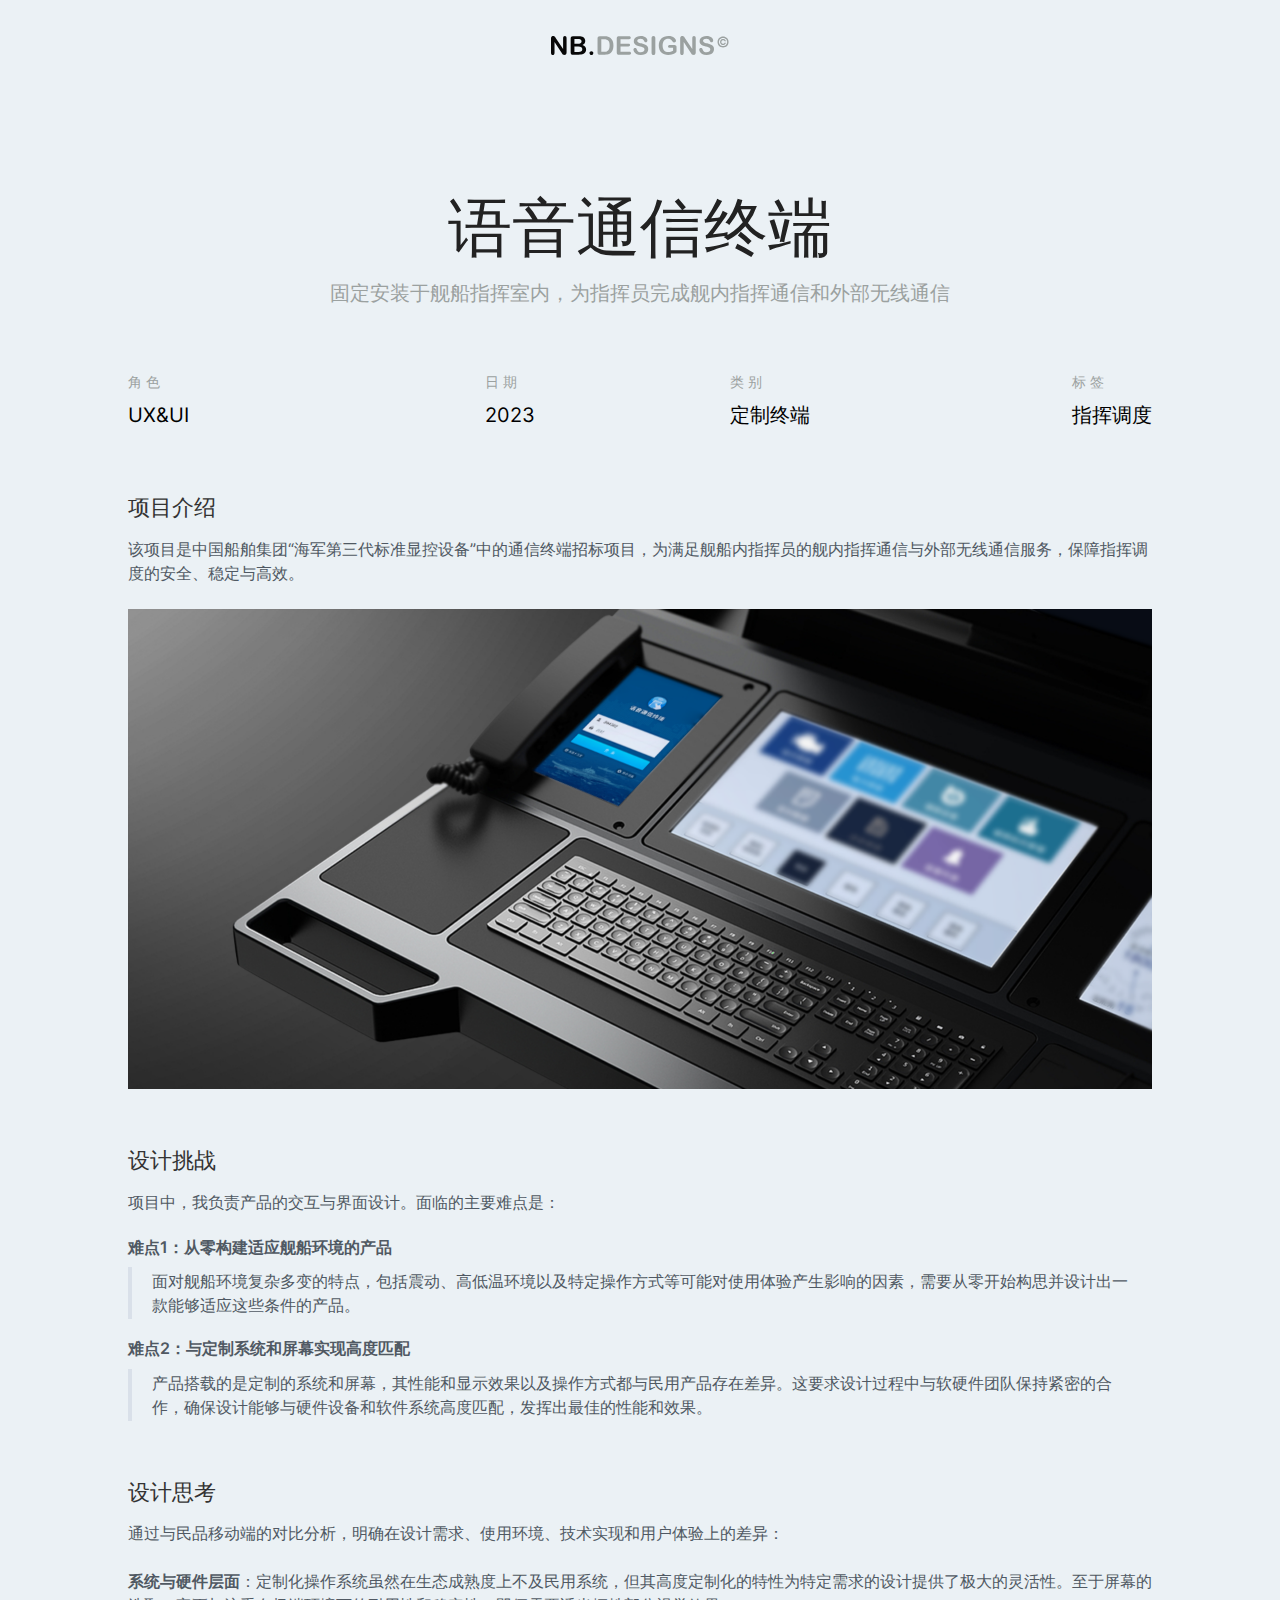
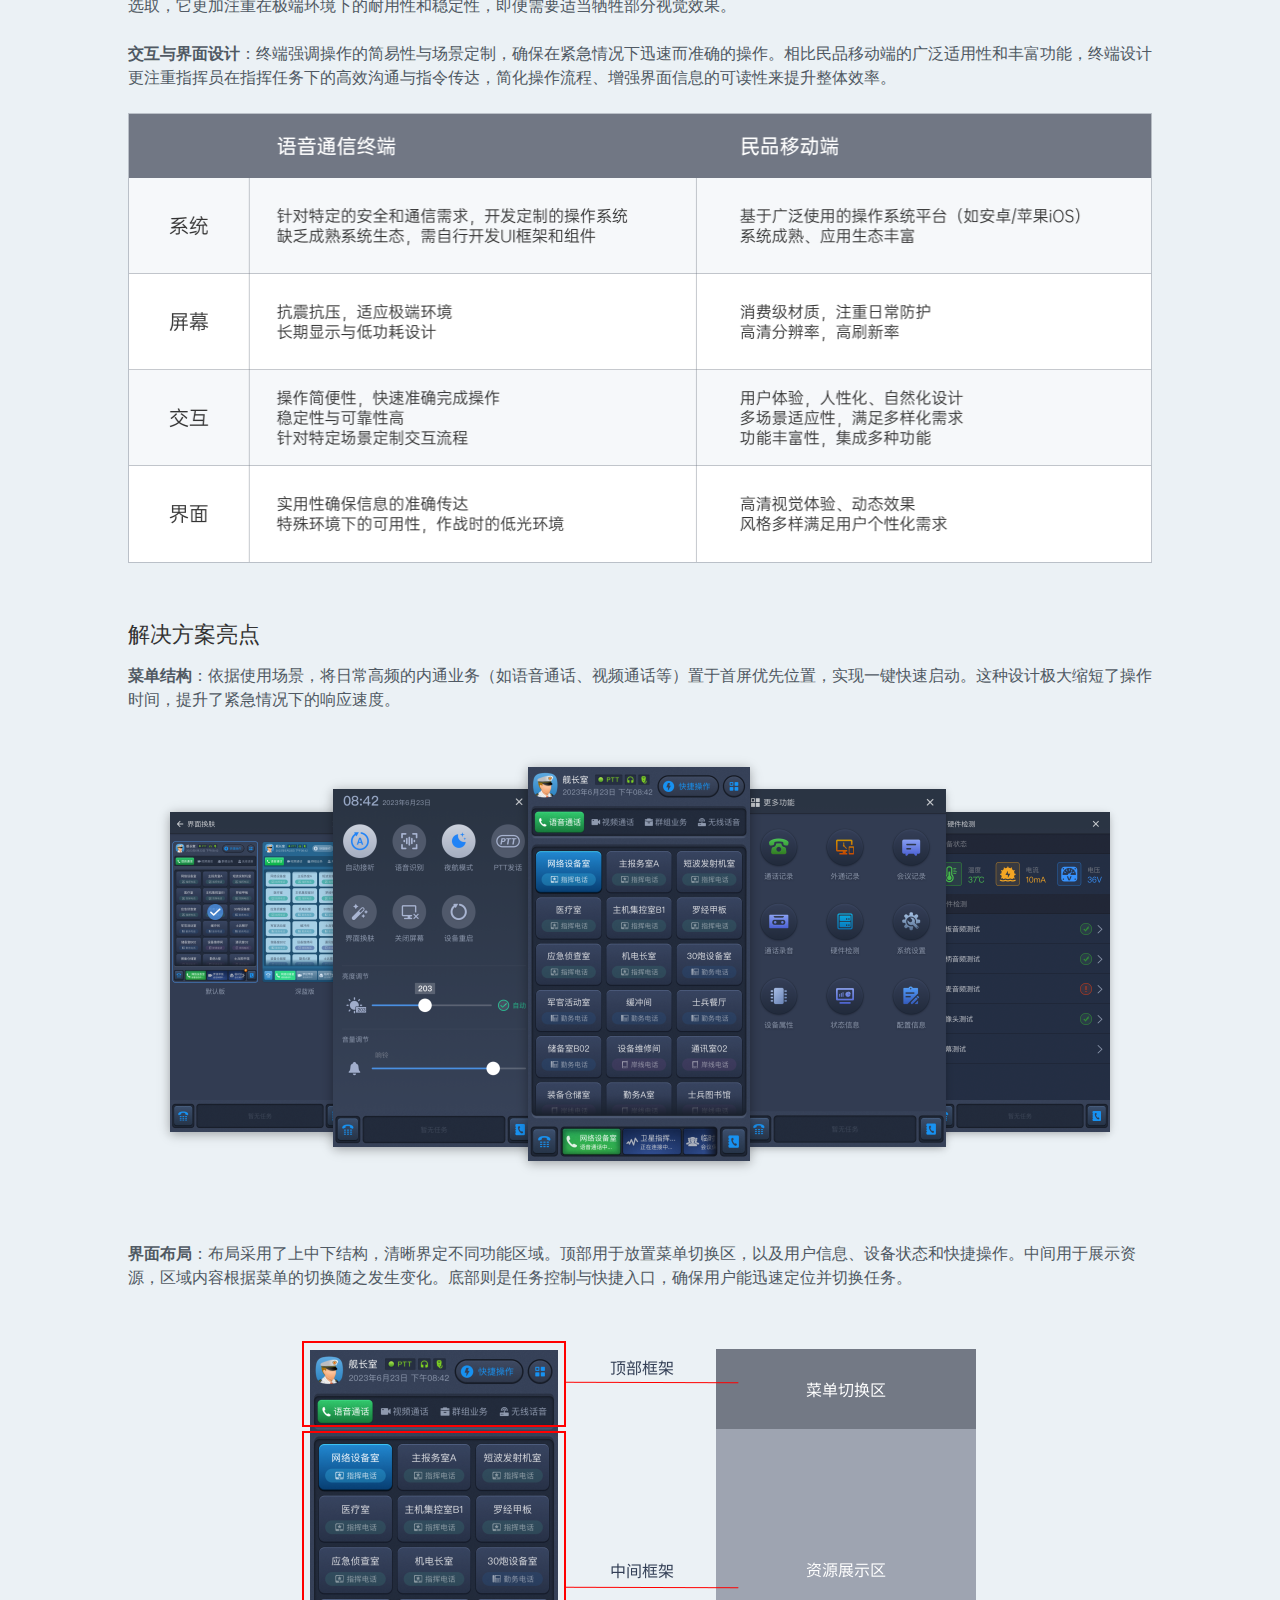
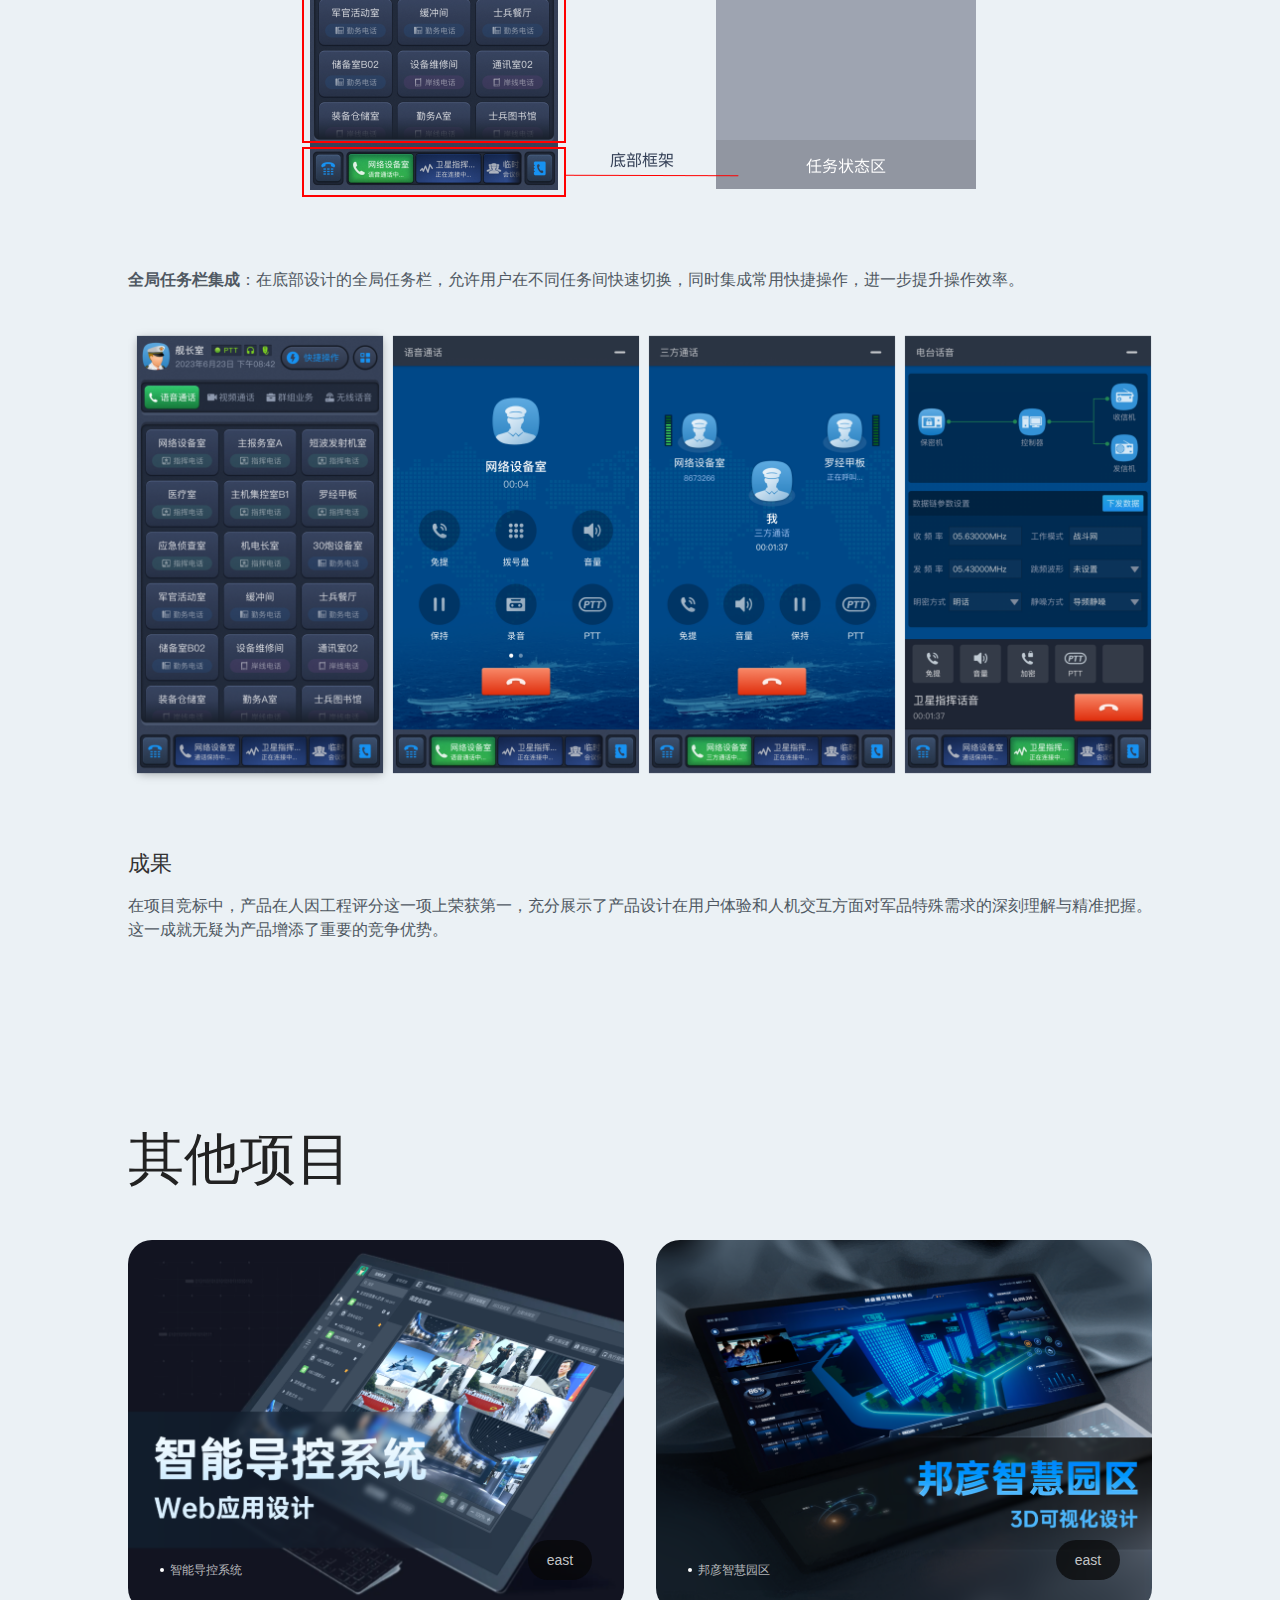
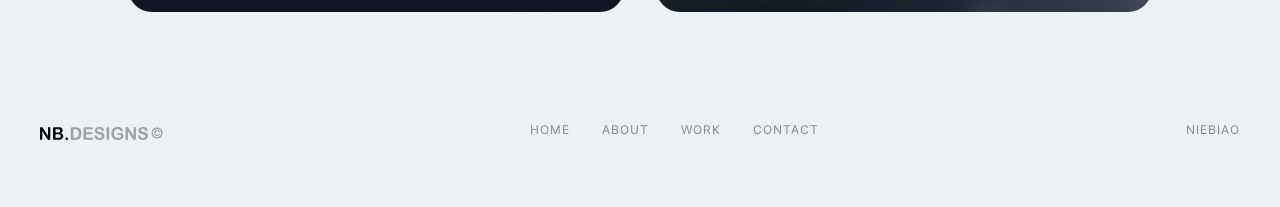
<file: project1.html>
<!DOCTYPE html>
<html data-wf-page="6526f09d3be13c204a126b6c" data-wf-site="6526f09d3be13c204a126b74">
<head>
    <meta charset="utf-8">
    <title>NB.Designs - 项目详情</title>
    <meta content="个人站点" name="description">
    <!-- viewport用于控制网页在移动设备上的显示方式-->
    <meta content="width=device-width, initial-scale=1" name="viewport">

    <!-- 引入CSS样式表 -->
    <link href="static/css/niebiao.web.f3ca25b67.css" rel="stylesheet" type="text/css">

    <!-- 检测是否支持触控-->
    <script type="text/javascript">
        !function (o, c) {
            var n = c.documentElement, t = " w-mod-";
            n.className += t + "js", ("ontouchstart" in o || o.DocumentTouch && c instanceof DocumentTouch) && (n.className += t + "touch")
        }(window, document);
    </script>

    <!-- 指定网站的快捷方式图标 -->
    <link href="static/image/favicon.svg"
          rel="shortcut icon" type="image/x-icon">
    <!-- 指定网站的苹果设备主屏幕图标 -->
    <link href="static/image/webclip.svg"
          rel="apple-touch-icon">
</head>

<body>
<div class="page-wrapper">
    <!-- 顶部导航栏 -->
    <nav class="navigation">
        <!-- 指向首页 -->
        <a href="index.html" class="brand-link w-inline-block">
            <div class="brand-flex">
                <!-- logo图片 -->
                <img src="static/picture/653182418afc36d534684b62_logo.svg"
                     loading="lazy"
                     alt="Logo — 网站标识"
                     class="logo">
                <!-- 版权©️图标 -->
                <img
                    src="static/picture/65318290faf76efba37a0d2e_copyright.svg"
                    loading="lazy"
                    alt="Copyright Icon — 版权©️图标"
                    class="copyright">
            </div>
        </a>
    </nav>

    <main class="main-wrapper">
        <header class="project-hero-section">
            <!-- 头部区域 -->
            <div class="padding-global">
                <div class="container-medium">
                    <div class="padding-top padding-xxhuge">
                        <h1 class="heading-style-h1 text-align-center">语音通信终端</h1>
                        <!-- 页面标题，居中对齐 -->
                        <div class="margin-top margin-small">
                            <div class="text-size-medium text-align-center text-color-gray">
                                固定安装于舰船指挥室内，为指挥员完成舰内指挥通信和外部无线通信
                            </div>
                            <!-- 文本介绍，字号中等，灰色，居中对齐 -->
                        </div>

                        <div class="margin-top margin-xlarge">
                            <div class="w-layout-grid project-details-component-grid">

                                <!-- 项目服务信息 -->
                                <div id="w-node-_570eb42d-2013-8c4f-5b28-2adfa6e3b596-4a126b6c"
                                     class="project-details-content">
                                    <div class="text-size-small text-style-allcaps text-color-gray">角 色</div>
                                    <div class="text-size-medium text-color-black">UX&UI</div>
                                </div>

                                <!-- 项目年份信息 -->
                                <div id="w-node-_570eb42d-2013-8c4f-5b28-2adfa6e3b591-4a126b6c"
                                     class="project-details-content">
                                    <div class="text-size-small text-style-allcaps text-color-gray">日 期</div>
                                    <div class="text-size-medium text-color-black">2023</div>
                                </div>

                                <!-- 项目类别信息 -->
                                <div id="w-node-_570eb42d-2013-8c4f-5b28-2adfa6e3b59b-4a126b6c"
                                     class="project-details-content">
                                    <div class="text-size-small text-style-allcaps text-color-gray">类 别</div>
                                    <div class="text-size-medium text-color-black">定制终端</div>
                                </div>

                                <!-- 项目网站链接 -->
                                <div id="w-node-_570eb42d-2013-8c4f-5b28-2adfa6e3b5a0-4a126b6c"
                                     class="project-details-content">
                                    <div class="text-size-small text-style-allcaps text-color-gray">标 签</div>
                                    <!--                                    <a href="" target="_blank" class="client-website-link w-inline-block">-->
                                    <div class="text-size-medium text-color-black">指挥调度</div>
                                    <!--                                        <div class="website-arrow">open_in_new</div> </a>   -->
                                </div>
                            </div>
                        </div>
                    </div>
                </div>
            </div>
        </header>

        <!-- 项目主体内容区段 -->
        <section class="project-body-section">
            <div class="padding-global">
                <div class="container-medium">
                    <div class="padding-section-small">
                        <div class="text-rich-text w-richtext">
                            <!-- 标题：概述 -->
                            <h5>项目介绍</h5>
                            <!-- 间隔占位 <p>‍</p>-->
                            <!-- 文本内容 -->
                            <p>该项目是中国船舶集团“海军第三代标准显控设备”中的通信终端招标项目，为满足舰船内指挥员的舰内指挥通信与外部无线通信服务，保障指挥调度的安全、稳定与高效。</p>
                            <!-- 内容图片 -->
                            <figure style="max-width:2000px"
                                    class="w-richtext-align-fullwidth w-richtext-figure-type-image">
                                <div><img src="static/picture/project1_intro_image1_3000-p-1080.webp"
                                          loading="lazy" alt=""></div>
                            </figure>

                            <p>‍</p>

                            <h5>设计挑战</h5>
                            <p>项目中，我负责产品的交互与界面设计。面临的主要难点是：</p>

                                <h6>难点1：从零构建适应舰船环境的产品</h6>

                            <blockquote>
                                面对舰船环境复杂多变的特点，包括震动、高低温环境以及特定操作方式等可能对使用体验产生影响的因素，需要从零开始构思并设计出一款能够适应这些条件的产品。
                            </blockquote>

                            <h6>难点2：与定制系统和屏幕实现高度匹配</h6>
                            <blockquote>
                                产品搭载的是定制的系统和屏幕，其性能和显示效果以及操作方式都与民用产品存在差异。这要求设计过程中与软硬件团队保持紧密的合作，确保设计能够与硬件设备和软件系统高度匹配，发挥出最佳的性能和效果。
                            </blockquote>

                            <p>‍</p>

                            <h5>设计思考</h5>
                            <p>通过与民品移动端的对比分析，明确在设计需求、使用环境、技术实现和用户体验上的差异：
                                <br><br>
                                <strong>系统与硬件层面</strong>：定制化操作系统虽然在生态成熟度上不及民用系统，但其高度定制化的特性为特定需求的设计提供了极大的灵活性。至于屏幕的选取，它更加注重在极端环境下的耐用性和稳定性，即便需要适当牺牲部分视觉效果。
                                <br><br>
                                <strong>交互与界面设计</strong>：终端强调操作的简易性与场景定制，确保在紧急情况下迅速而准确的操作。相比民品移动端的广泛适用性和丰富功能，终端设计更注重指挥员在指挥任务下的高效沟通与指令传达，简化操作流程、增强界面信息的可读性来提升整体效率。
                            </p>

                            <!-- 内容图片 -->
                            <figure style="max-width:2000px"
                                    class="w-richtext-align-fullwidth w-richtext-figure-type-image">
                                <div><img src="static/picture/project1_intro_image2_3000-p-1080.webp"
                                          loading="lazy" alt=""></div>
                            </figure>

                            <p>‍</p>

                            <h5>解决方案亮点</h5>
                            <p><strong>菜单结构</strong>：依据使用场景，将日常高频的内通业务（如语音通话、视频通话等）置于首屏优先位置，实现一键快速启动。这种设计极大缩短了操作时间，提升了紧急情况下的响应速度。
                            </p>
                            <!-- 内容图片 -->
                            <figure style="max-width:2000px"
                                    class="w-richtext-align-fullwidth w-richtext-figure-type-image">
                                <div><img src="static/picture/project1_intro_image3_3000-p-1080.webp"
                                          loading="lazy" alt=""></div>
                            </figure>

                            <p>‍</p>

                            <p><strong>界面布局</strong>：布局采用了上中下结构，清晰界定不同功能区域。顶部用于放置菜单切换区，以及用户信息、设备状态和快捷操作。中间用于展示资源，区域内容根据菜单的切换随之发生变化。底部则是任务控制与快捷入口，确保用户能迅速定位并切换任务。
                            </p>
                            <!-- 内容图片 -->
                            <figure style="max-width:2000px"
                                    class="w-richtext-align-fullwidth w-richtext-figure-type-image">
                                <div><img src="static/picture/project1_intro_image4_3000-p-1080.webp"
                                          loading="lazy" alt=""></div>
                            </figure>

                            <p>‍</p>

                            <p><strong>全局任务栏集成</strong>：在底部设计的全局任务栏，允许用户在不同任务间快速切换，同时集成常用快捷操作，进一步提升操作效率。
                            </p>
                            <!-- 内容图片 -->
                            <figure style="max-width:2000px"
                                    class="w-richtext-align-fullwidth w-richtext-figure-type-image">
                                <div><img src="static/picture/project1_intro_image5_3000-p-1080.webp"
                                          loading="lazy" alt=""></div>
                            </figure>

                            <p>‍</p>

                            <h5>成果</h5>
                            <p>在项目竞标中，产品在人因工程评分这一项上荣获第一，充分展示了产品设计在用户体验和人机交互方面对军品特殊需求的深刻理解与精准把握。这一成就无疑为产品增添了重要的竞争优势。</p>
                            <p>‍</p>

                        </div>
                    </div>
                </div>
            </div>
        </section>

        <!-- 其他项目展示区 -->
        <section class="other-projects-section">
            <div class="padding-global">
                <div class="container-medium">
                    <div class="padding-bottom padding-large">
                        <div class="margin-top margin-xlarge">
                            <!-- “其他项目”标题 -->
                            <h2 class="heading-style-h2">其他项目</h2>
                        </div>
                        <div class="margin-top margin-large">
                            <div class="w-dyn-list">
                                <div role="list" class="other-projects-grid w-dyn-items">
                                    <!-- 其他项目1 -->
                                    <div role="listitem" class="w-dyn-item">
                                        <!-- 项目链接 -->
                                        <a  data-w-id="d42a2517-83a1-b640-411b-a88940f5131c" href="project2.html"
                                            class="project-link w-inline-block">
                                            <!-- 项目图片 -->
                                            <img loading="lazy" alt="智能导控系统"
                                                 src="static/picture/652a82bd161daabd6bafa61a_c678b66073bf188bc8_3000-p-800.webp"
                                                 sizes="(max-width: 479px) 92vw, (max-width: 767px) 95vw, (max-width: 1279px) 44vw, 496px"
                                                 srcset="static/picture/652a82bd161daabd6bafa61a_c678b66073bf188bc8_3000-p-500.webp   500w,
                                                         static/picture/652a82bd161daabd6bafa61a_c678b66073bf188bc8_3000-p-800.webp   800w,
                                                         static/picture/652a82bd161daabd6bafa61a_c678b66073bf188bc8_3000-p-1080.webp 1080w,
                                                         static/picture/652a82bd161daabd6bafa61a_c678b66073bf188bc8_3000-p-1600.webp 1600w"
                                                 class="project-image">

                                            <div class="w-layout-grid project-grid">
                                                <div id="w-node-d42a2517-83a1-b640-411b-a88940f5131f-4a126b6c"
                                                     class="card-bottom-flex">
                                                    <div class="subtitle-flex">
                                                        <div class="dot white"></div>
                                                        <!-- 项目名 -->
                                                        <div class="text-size-tiny text-style-allcaps text-color-white-70">智能导控系统</div>
                                                    </div>
                                                    <div class="arrow-item project">
                                                        <div class="arrow-card">east</div>
                                                    </div>
                                                </div>
                                            </div>
                                        </a>
                                    </div>
                                    <!-- 其他项目2 -->
                                    <div role="listitem" class="w-dyn-item">
                                        <!-- 项目链接 -->
                                        <a data-w-id="d42a2517-83a1-b640-411b-a88940f5131c" href="project3.html"
                                           class="project-link w-inline-block">
                                            <!-- 项目图片 -->
                                            <img loading="lazy" alt="邦彦智慧园区"
                                                 src="static/picture/652a86ac29f6f7d9d2c10862_5bcdba43_Frame-49-p-800.webp"
                                                 sizes="(max-width: 479px) 92vw, (max-width: 767px) 95vw, (max-width: 1279px) 44vw, 496px"
                                                 srcset="static/picture/652a86ac29f6f7d9d2c10862_5bcdba43_Frame-49-p-500.webp 500w,
                                                         static/picture/652a86ac29f6f7d9d2c10862_5bcdba43_Frame-49-p-800.webp 800w,
                                                         static/picture/652a86ac29f6f7d9d2c10862_5bcdba43_Frame-49-p-1080.webp 1080w,
                                                         static/picture/652a86ac29f6f7d9d2c10862_5bcdba43_Frame-49-p-1600.webp 1600w"
                                                 class="project-image">

                                            <div class="w-layout-grid project-grid">
                                                <div id="w-node-d42a2517-83a1-b640-411b-a88940f5131f-4a126b6c"
                                                     class="card-bottom-flex">
                                                    <div class="subtitle-flex">
                                                        <div class="dot white"></div>
                                                        <!-- 项目名 -->
                                                        <div class="text-size-tiny text-style-allcaps text-color-white-70">邦彦智慧园区</div>
                                                    </div>
                                                    <div class="arrow-item project">
                                                        <div class="arrow-card">east</div>
                                                    </div>
                                                </div>
                                            </div>
                                        </a>
                                    </div>
                                </div>
                            </div>
                        </div>
                    </div>
                </div>
            </div>
        </section>
    </main>


    <footer>
        <div class="padding-global">
            <div class="container-large">
                <div class="footer-padding">
                    <div class="w-layout-grid footer-grid">
                        <!-- 品牌链接，点击返回首页 -->
                        <a href="index.html" class="brand-link w-inline-block">
                            <div class="brand-flex">
                                <!-- Logo图片 -->
                                <img src="static/picture/653182418afc36d534684b62_logo.svg" loading="lazy"
                                     alt="Logo — 网站标识" class="logo-mini">
                                <!-- 版权图标 -->
                                <img src="static/picture/65318290faf76efba37a0d2e_copyright.svg" loading="lazy"
                                     alt="Copyright Icon — 版权图标" class="copyright">
                            </div>
                        </a>

                        <!-- 页脚导航 -->
                        <div id="w-node-_57ca9c2b-67a5-16e0-a501-45b1c8a16166-c8a1615d"
                             class="w-layout-hflex footer-flex">
                            <!-- 首页链接 -->
                            <a data-w-id="57ca9c2b-67a5-16e0-a501-45b1c8a16167" href="index.html"
                               class="footer-nav-link w-inline-block">
                                <div class="footer-nav-text">home</div>
                                <div class="dot black"></div>
                            </a>

                            <!-- 关于页面 -->
                            <a data-w-id="57ca9c2b-67a5-16e0-a501-45b1c8a1616b" href="about.html"
                               class="footer-nav-link w-inline-block">
                                <div class="footer-nav-text">about</div>
                                <div class="dot black"></div>
                            </a>

                            <!-- 项目页面 -->
                            <a data-w-id="57ca9c2b-67a5-16e0-a501-45b1c8a1616f" href="projects.html"
                               class="footer-nav-link w-inline-block">
                                <div class="footer-nav-text">work</div>
                                <div class="dot black"></div>
                            </a>

                            <!-- 服务页面 -->
                            <!--                            <a data-w-id="57ca9c2b-67a5-16e0-a501-45b1c8a16173" href="untitled.html" class="footer-nav-link w-inline-block">-->
                            <!--                                <div class="footer-nav-text">service</div>-->
                            <!--                                <div class="dot black"></div>-->
                            <!--                            </a>-->

                            <!-- 联系页面 -->
                            <a data-w-id="57ca9c2b-67a5-16e0-a501-45b1c8a16177" href="contact.html"
                               class="footer-nav-link w-inline-block">
                                <div class="footer-nav-text">contact</div>
                                <div class="dot black"></div>
                            </a>
                        </div>

                        <!-- 外链未设置 -->
                        <a data-w-id="57ca9c2b-67a5-16e0-a501-45b1c8a1617b" href="index.html" target="_blank"
                           class="footer-nav-link w-inline-block">
                            <div class="footer-nav-text">NieBiao</div>
                            <div class="dot black"></div>
                        </a>
                    </div>
                </div>
            </div>
        </div>
    </footer>

    <button id="back-to-top-btn" class="el-backtop hidden">↑</button>

</div>



<script src="static/js/jquery-3.5.1.min.dc5e7f18c8.js" type="text/javascript"
        integrity="sha256-9/aliU8dGd2tb6OSsuzixeV4y/faTqgFtohetphbbj0=" crossorigin="anonymous"></script>
<script src="static/js/webflow.b99ccbe45.js" type="text/javascript"></script>
<script src="static/js/back-to-top.js" type="text/javascript"></script>
</body>
</html>
</file>
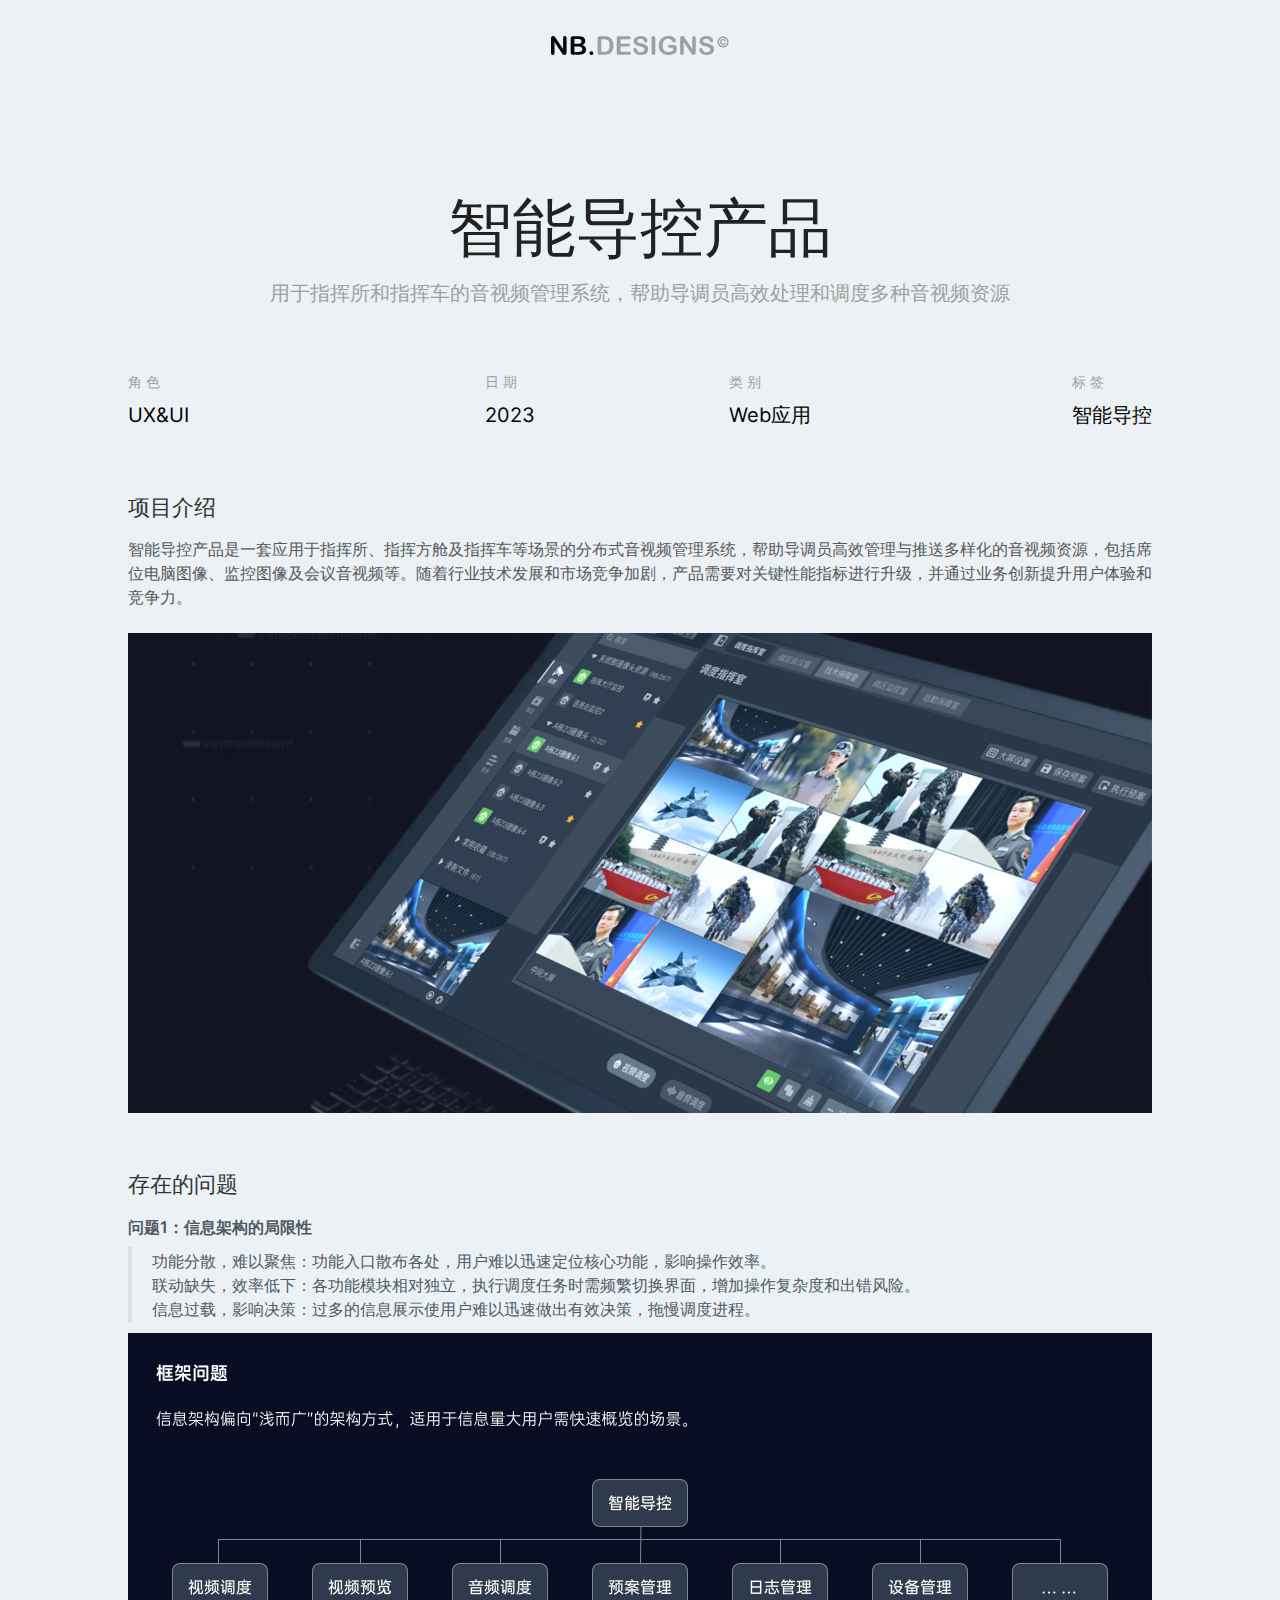
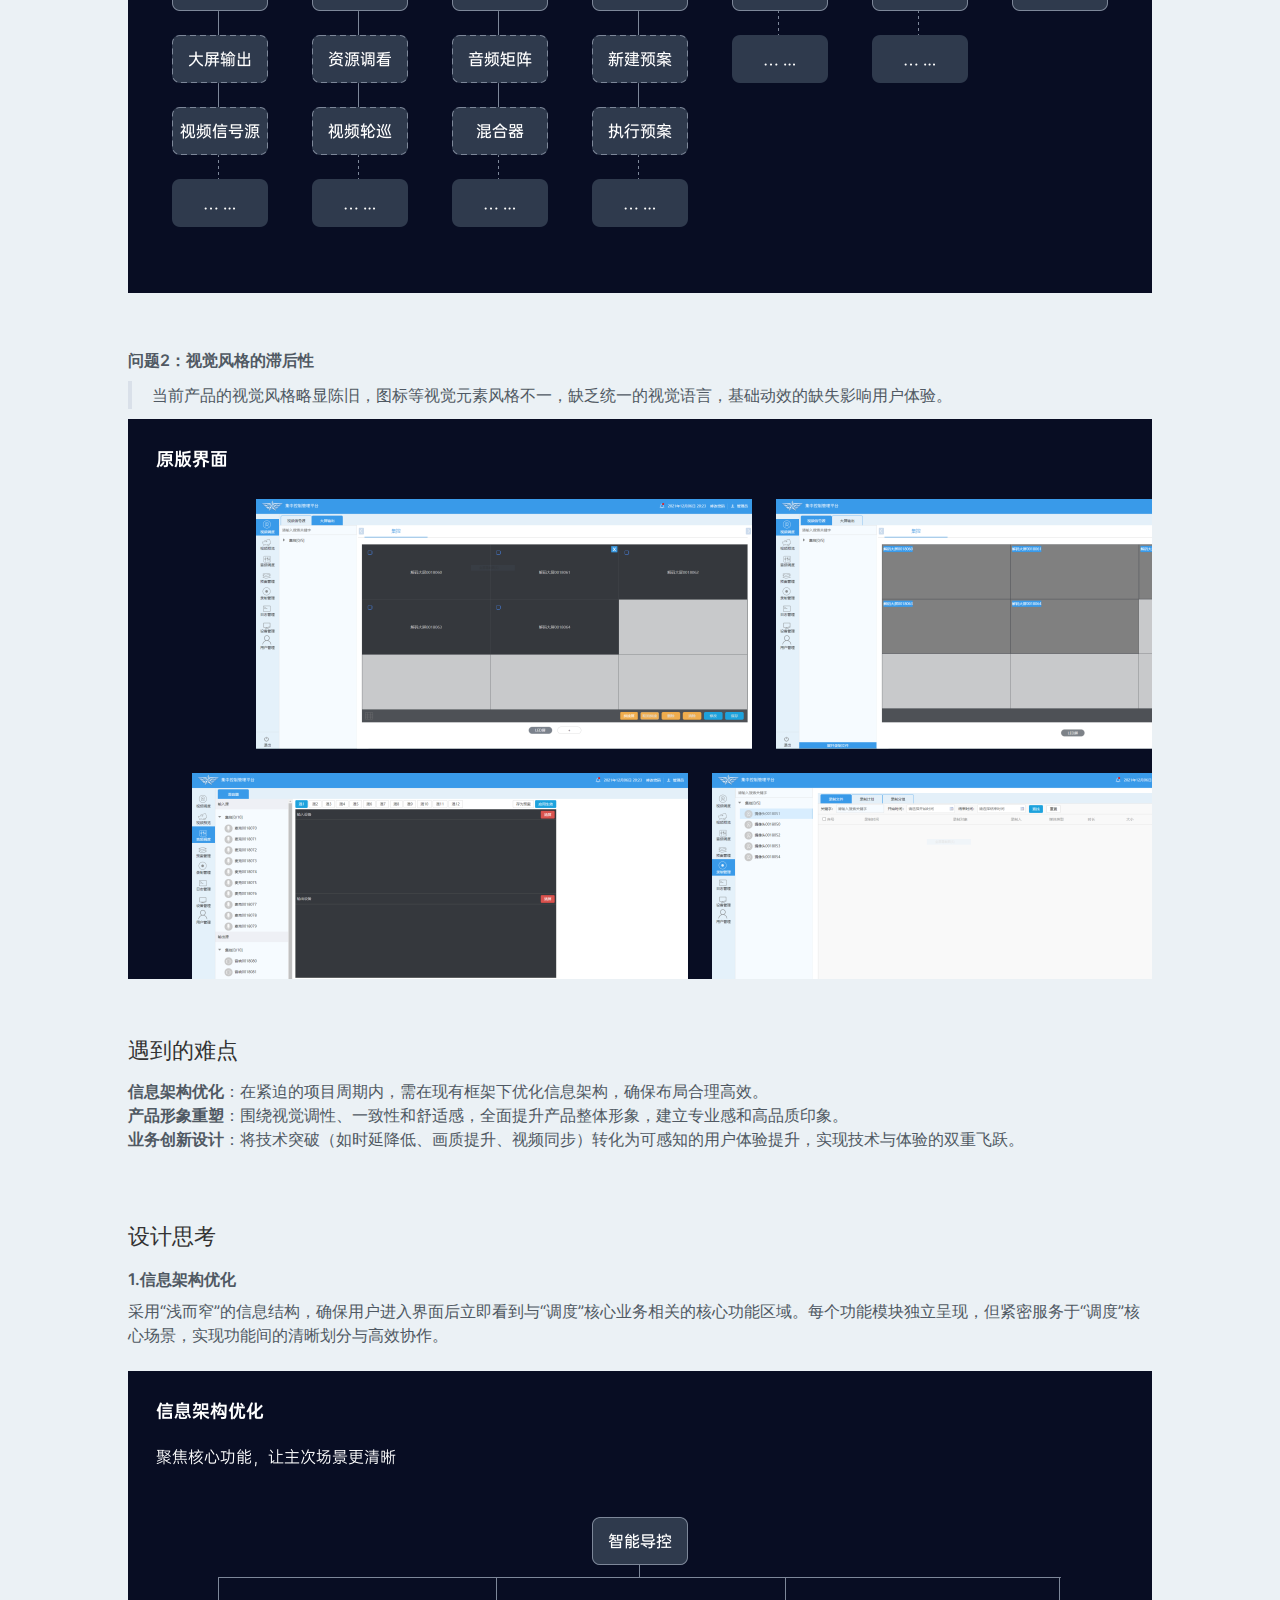
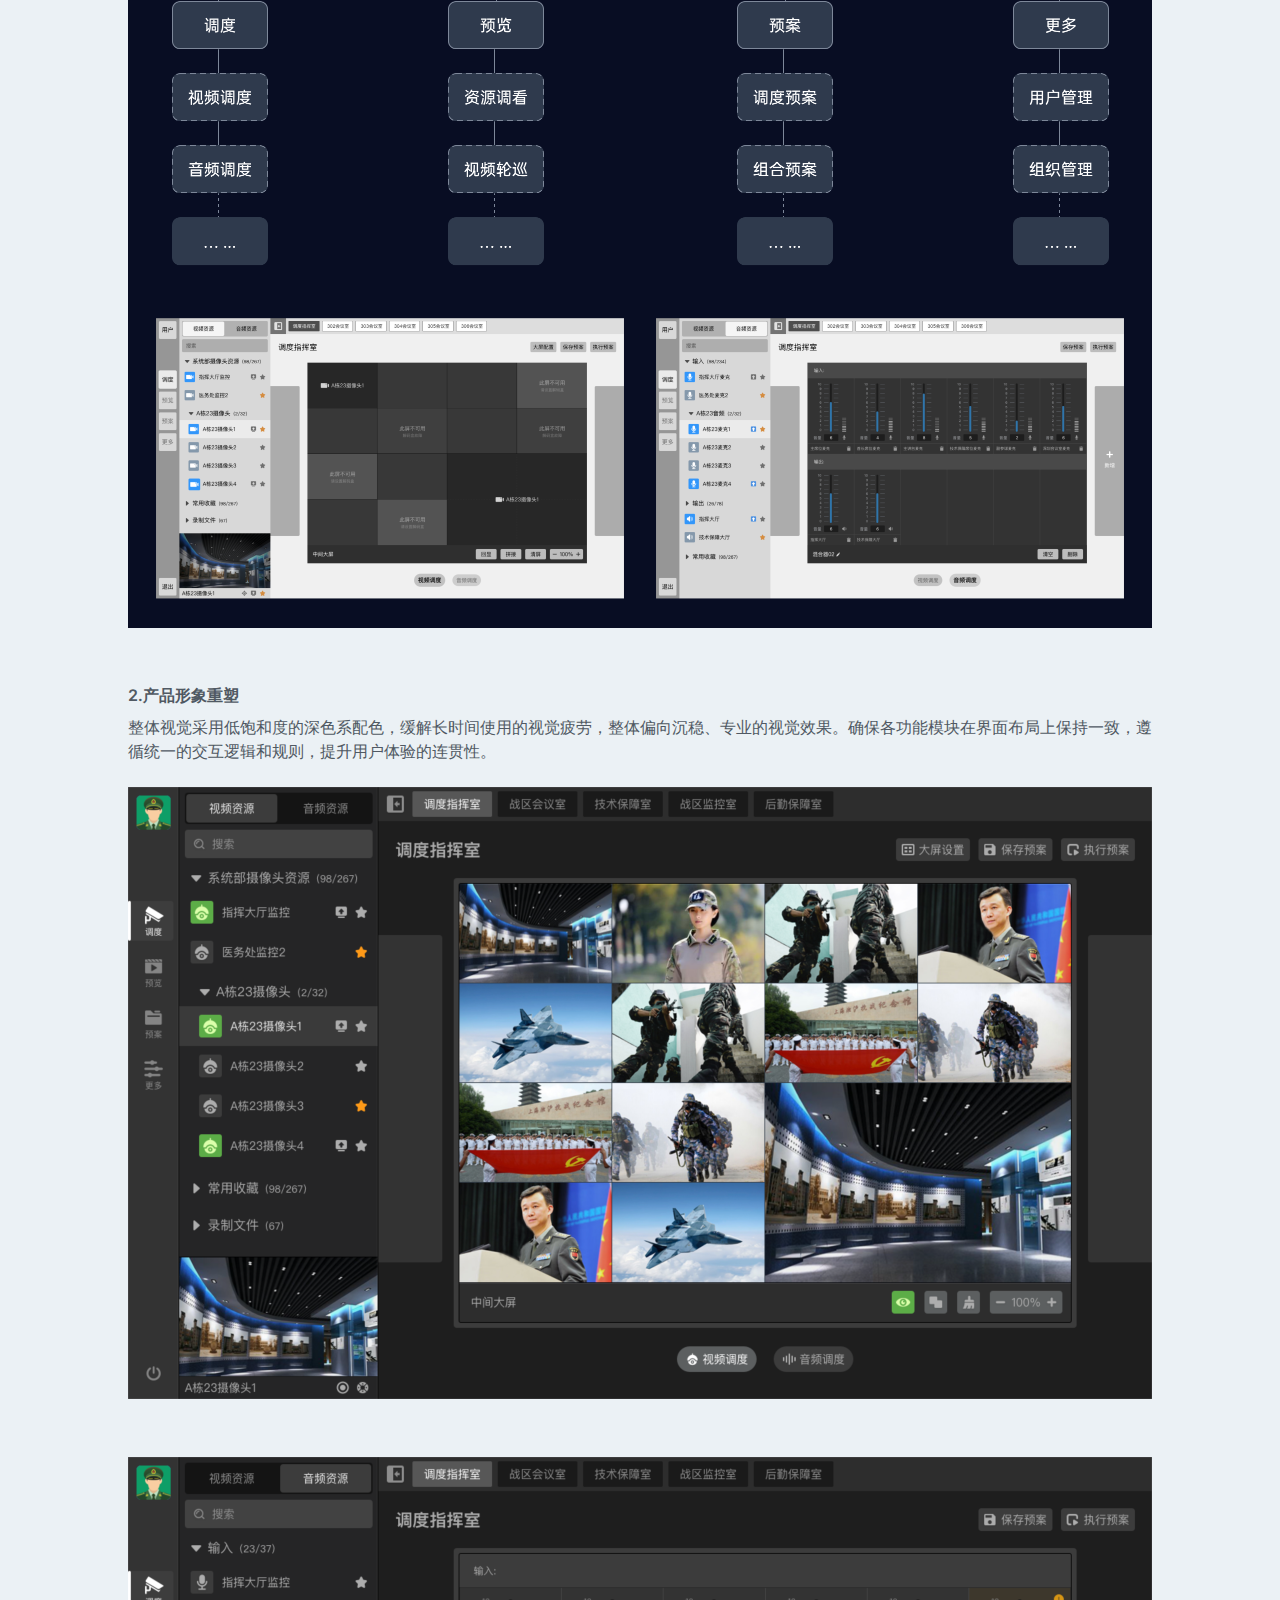
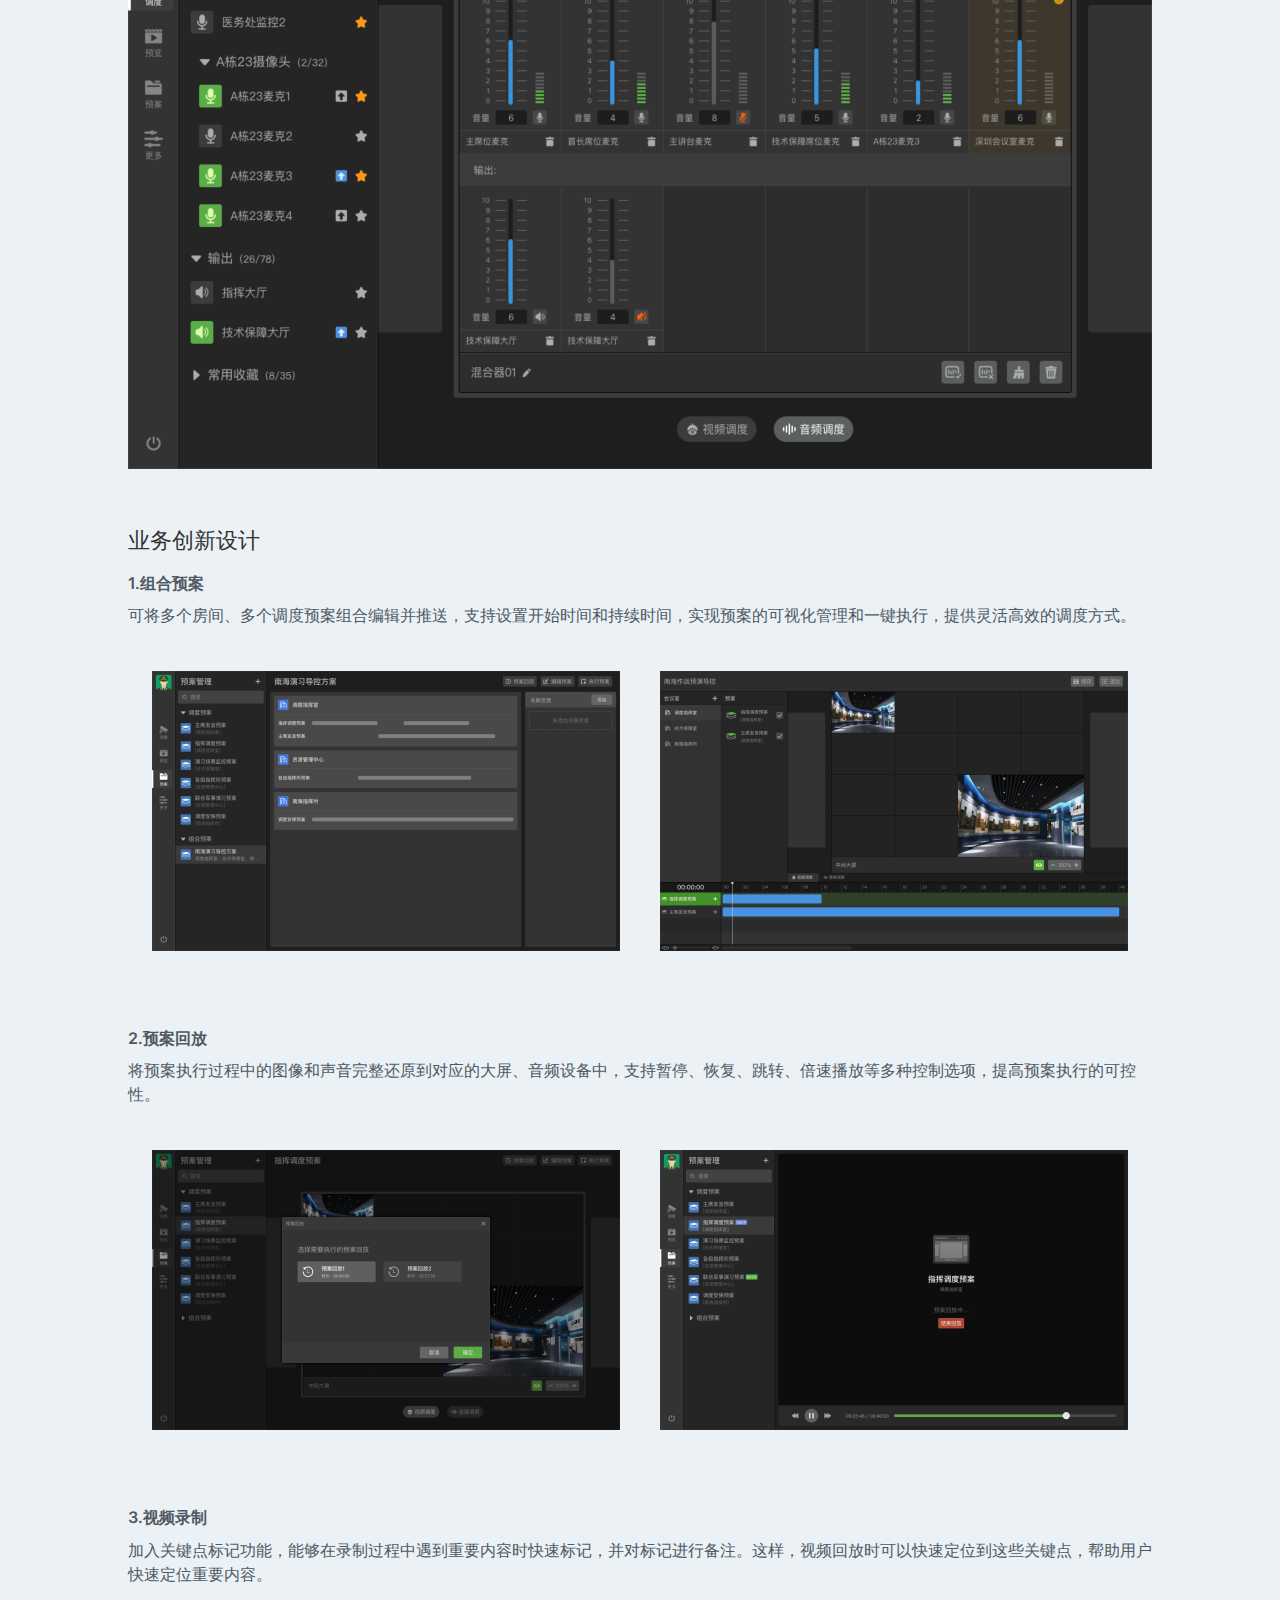
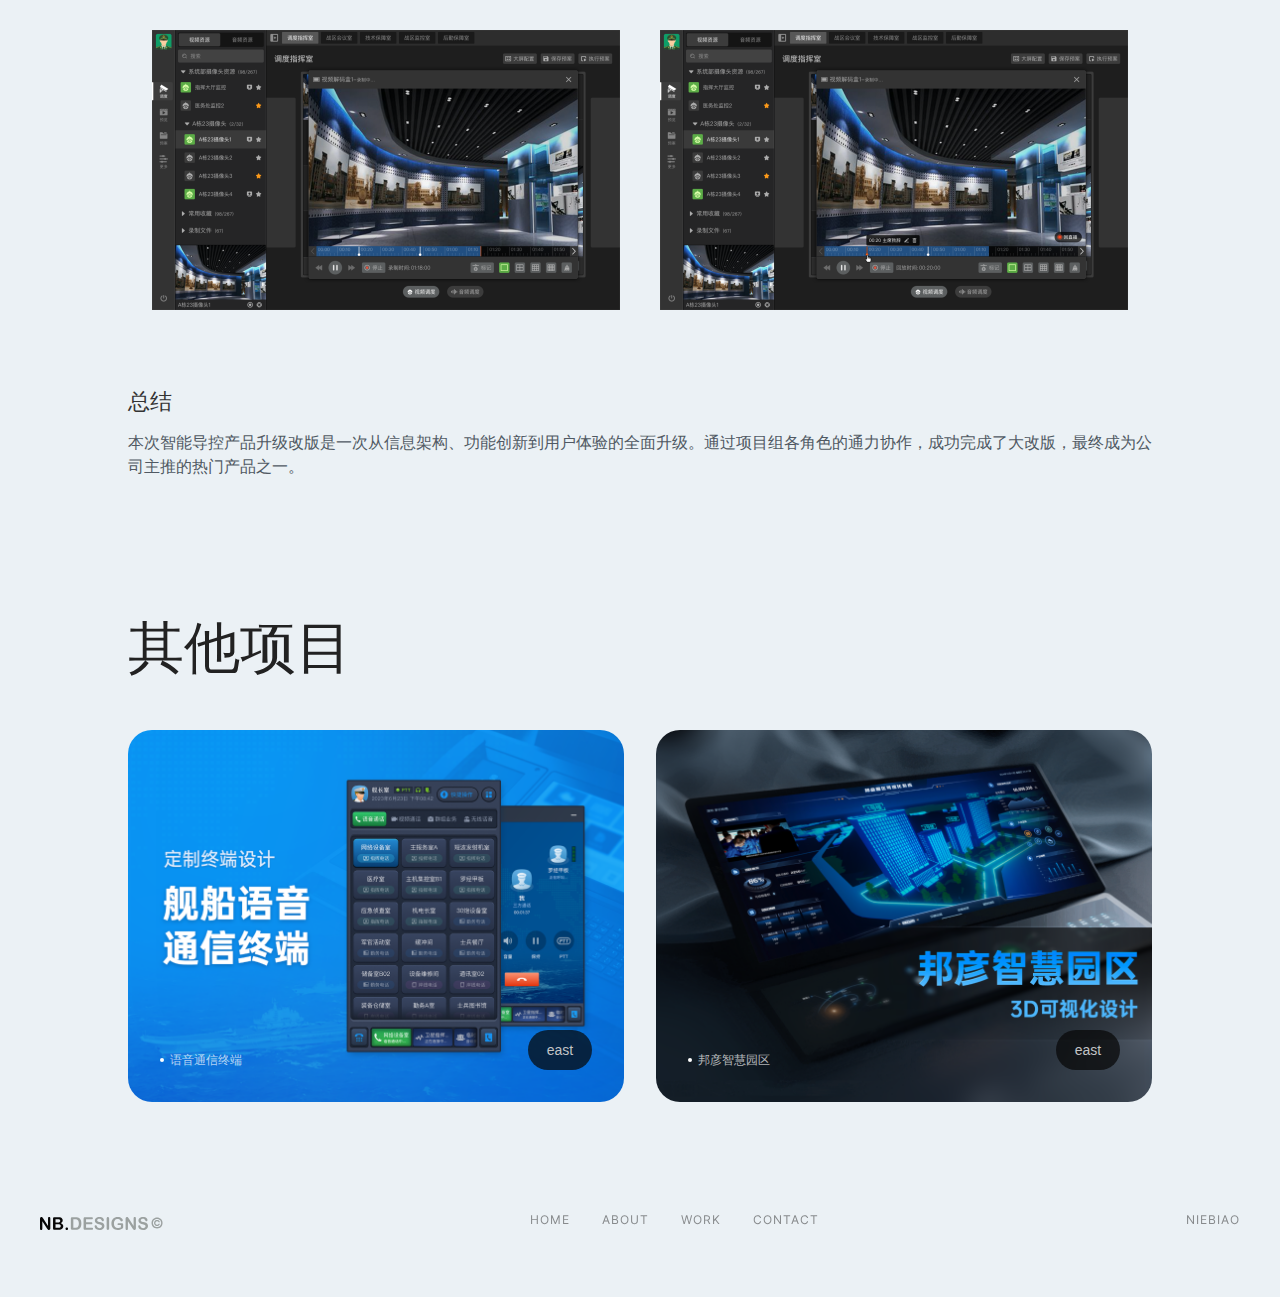
<file: project2.html>
<!DOCTYPE html>
<html data-wf-page="6526f09d3be13c204a126b6c" data-wf-site="6526f09d3be13c204a126b74">
<head>
    <meta charset="utf-8">
    <title>NB.Designs - 项目详情</title>
    <meta content="个人站点" name="description">
    <!-- viewport用于控制网页在移动设备上的显示方式-->
    <meta content="width=device-width, initial-scale=1" name="viewport">

    <!-- 引入CSS样式表 -->
    <link href="static/css/niebiao.web.f3ca25b67.css" rel="stylesheet" type="text/css">

    <!-- 检测是否支持触控-->
    <script type="text/javascript">
        !function (o, c) {
            var n = c.documentElement, t = " w-mod-";
            n.className += t + "js", ("ontouchstart" in o || o.DocumentTouch && c instanceof DocumentTouch) && (n.className += t + "touch")
        }(window, document);
    </script>

    <!-- 指定网站的快捷方式图标 -->
    <link href="static/image/favicon.svg"
          rel="shortcut icon" type="image/x-icon">
    <!-- 指定网站的苹果设备主屏幕图标 -->
    <link href="static/image/webclip.svg"
          rel="apple-touch-icon">
</head>

<body>
<div class="page-wrapper">
    <!-- 顶部导航栏 -->
    <nav class="navigation">
        <!-- 指向首页 -->
        <a href="index.html" class="brand-link w-inline-block">
            <div class="brand-flex">
                <!-- logo图片 -->
                <img src="static/picture/653182418afc36d534684b62_logo.svg"
                     loading="lazy"
                     alt="Logo — 网站标识"
                     class="logo">
                <!-- 版权©️图标 -->
                <img
                    src="static/picture/65318290faf76efba37a0d2e_copyright.svg"
                    loading="lazy"
                    alt="Copyright Icon — 版权©️图标"
                    class="copyright">
            </div>
        </a>
    </nav>

    <main class="main-wrapper">
        <header class="project-hero-section">
            <!-- 头部区域 -->
            <div class="padding-global">
                <div class="container-medium">
                    <div class="padding-top padding-xxhuge">
                        <h1 class="heading-style-h1 text-align-center">智能导控产品</h1>
                        <!-- 页面标题，居中对齐 -->
                        <div class="margin-top margin-small">
                            <div class="text-size-medium text-align-center text-color-gray">
                                用于指挥所和指挥车的音视频管理系统，帮助导调员高效处理和调度多种音视频资源
                            </div>
                            <!-- 文本介绍，字号中等，灰色，居中对齐 -->
                        </div>

                        <div class="margin-top margin-xlarge">
                            <div class="w-layout-grid project-details-component-grid">

                                <!-- 项目服务信息 -->
                                <div id="w-node-_570eb42d-2013-8c4f-5b28-2adfa6e3b596-4a126b6c"
                                     class="project-details-content">
                                    <div class="text-size-small text-style-allcaps text-color-gray">角 色</div>
                                    <div class="text-size-medium text-color-black">UX&UI</div>
                                </div>

                                <!-- 项目年份信息 -->
                                <div id="w-node-_570eb42d-2013-8c4f-5b28-2adfa6e3b591-4a126b6c"
                                     class="project-details-content">
                                    <div class="text-size-small text-style-allcaps text-color-gray">日 期</div>
                                    <div class="text-size-medium text-color-black">2023</div>
                                </div>

                                <!-- 项目类别信息 -->
                                <div id="w-node-_570eb42d-2013-8c4f-5b28-2adfa6e3b59b-4a126b6c"
                                     class="project-details-content">
                                    <div class="text-size-small text-style-allcaps text-color-gray">类 别</div>
                                    <div class="text-size-medium text-color-black">Web应用</div>
                                </div>

                                <!-- 项目网站链接 -->
                                <div id="w-node-_570eb42d-2013-8c4f-5b28-2adfa6e3b5a0-4a126b6c"
                                     class="project-details-content">
                                    <div class="text-size-small text-style-allcaps text-color-gray">标 签</div>
                                    <!--                                    <a href="" target="_blank" class="client-website-link w-inline-block">-->
                                    <div class="text-size-medium text-color-black">智能导控</div>
                                    <!--                                        <div class="website-arrow">open_in_new</div>    </a>-->
                                </div>
                            </div>
                        </div>
                    </div>
                </div>
            </div>
        </header>

        <!-- 项目主体内容区段 -->
        <section class="project-body-section">
            <div class="padding-global">
                <div class="container-medium">
                    <div class="padding-section-small">
                        <div class="text-rich-text w-richtext">
                            <!-- 标题：概述 -->
                            <h5>项目介绍</h5>
                            <!-- 间隔占位 <p>‍</p>-->
                            <!-- 文本内容 -->
                            <p>智能导控产品是一套应用于指挥所、指挥方舱及指挥车等场景的分布式音视频管理系统，帮助导调员高效管理与推送多样化的音视频资源，包括席位电脑图像、监控图像及会议音视频等。随着行业技术发展和市场竞争加剧，产品需要对关键性能指标进行升级，并通过业务创新提升用户体验和竞争力。</p>
                            <!-- 内容图片 -->
                            <figure style="max-width:2000px"
                                    class="w-richtext-align-fullwidth w-richtext-figure-type-image">
                                <div><img src="static/picture/project2_intro_image1_3000-p-1080.webp"
                                          loading="lazy" alt=""></div>
                            </figure>

                            <p>‍</p>

                            <h5>存在的问题</h5>
                            <h6>问题1：信息架构的局限性</h6>

                            <blockquote>
                                功能分散，难以聚焦：功能入口散布各处，用户难以迅速定位核心功能，影响操作效率。<br>
                                联动缺失，效率低下：各功能模块相对独立，执行调度任务时需频繁切换界面，增加操作复杂度和出错风险。<br>
                                信息过载，影响决策：过多的信息展示使用户难以迅速做出有效决策，拖慢调度进程。
                            </blockquote>

                            <!-- 内容图片 -->
                            <figure style="max-width:2000px"
                                    class="w-richtext-align-fullwidth w-richtext-figure-type-image">
                                <div><img src="static/picture/project2_intro_image2_3000-p-1080.webp"
                                          loading="lazy" alt=""></div>
                            </figure>

                            <p>‍</p>

                            <h6>问题2：视觉风格的滞后性</h6>
                            <blockquote>
                                当前产品的视觉风格略显陈旧，图标等视觉元素风格不一，缺乏统一的视觉语言，基础动效的缺失影响用户体验。
                            </blockquote>

                            <!-- 内容图片 -->
                            <figure style="max-width:2000px"
                                    class="w-richtext-align-fullwidth w-richtext-figure-type-image">
                                <div><img src="static/picture/project2_intro_image3_3000-p-1080.webp"
                                          loading="lazy" alt=""></div>
                            </figure>

                            <p>‍</p>

                            <h5>遇到的难点</h5>
                            <p>
                                <strong>信息架构优化</strong>：在紧迫的项目周期内，需在现有框架下优化信息架构，确保布局合理高效。
                                <br>
                                <strong>产品形象重塑</strong>：围绕视觉调性、一致性和舒适感，全面提升产品整体形象，建立专业感和高品质印象。
                                <br>
                                <strong>业务创新设计</strong>：将技术突破（如时延降低、画质提升、视频同步）转化为可感知的用户体验提升，实现技术与体验的双重飞跃。
                            </p>

                            <p>‍</p>

                            <h5>设计思考</h5>
                            <h6>1.信息架构优化</h6>
                            <p>
                                采用“浅而窄”的信息结构，确保用户进入界面后立即看到与“调度”核心业务相关的核心功能区域。每个功能模块独立呈现，但紧密服务于“调度”核心场景，实现功能间的清晰划分与高效协作。
                            </p>
                            <!-- 内容图片 -->
                            <figure style="max-width:2000px"
                                    class="w-richtext-align-fullwidth w-richtext-figure-type-image">
                                <div><img src="static/picture/project2_intro_image4_3000-p-1080.webp"
                                          loading="lazy" alt=""></div>
                            </figure>

                            <p>‍</p>

                            <h6>2.产品形象重塑</h6>
                                <p>整体视觉采用低饱和度的深色系配色，缓解长时间使用的视觉疲劳，整体偏向沉稳、专业的视觉效果。确保各功能模块在界面布局上保持一致，遵循统一的交互逻辑和规则，提升用户体验的连贯性。</p>
                            <!-- 内容图片 -->
                            <figure style="max-width:2000px"
                                    class="w-richtext-align-fullwidth w-richtext-figure-type-image">
                                <div><img src="static/picture/project2_intro_image5_3000-p-1080.webp"
                                          loading="lazy" alt=""></div>
                            </figure>
                            <p>‍</p>
                            <!-- 内容图片 -->
                            <figure style="max-width:2000px"
                                    class="w-richtext-align-fullwidth w-richtext-figure-type-image">
                                <div><img src="static/picture/project2_intro_image6_3000-p-1080.webp"
                                          loading="lazy" alt=""></div>
                            </figure>

                            <p>‍</p>

                            <h5>业务创新设计</h5>
                            <h6>1.组合预案</h6>
                            <p>
                                可将多个房间、多个调度预案组合编辑并推送，支持设置开始时间和持续时间，实现预案的可视化管理和一键执行，提供灵活高效的调度方式。
                            </p>
                            <!-- 内容图片 -->
                            <figure style="max-width:2000px"
                                    class="w-richtext-align-fullwidth w-richtext-figure-type-image">
                                <div><img src="static/picture/project2_intro_image7_3000-p-1080.webp"
                                          loading="lazy" alt=""></div>
                            </figure>

                            <p>‍</p>

                            <h6>2.预案回放</h6>
                            <p>
                                将预案执行过程中的图像和声音完整还原到对应的大屏、音频设备中，支持暂停、恢复、跳转、倍速播放等多种控制选项，提高预案执行的可控性。
                            </p>
                            <!-- 内容图片 -->
                            <figure style="max-width:2000px"
                                    class="w-richtext-align-fullwidth w-richtext-figure-type-image">
                                <div><img src="static/picture/project2_intro_image8_3000-p-1080.webp"
                                          loading="lazy" alt=""></div>
                            </figure>

                            <p>‍</p>

                            <h6>3.视频录制</h6>
                            <p>
                                加入关键点标记功能，能够在录制过程中遇到重要内容时快速标记，并对标记进行备注。这样，视频回放时可以快速定位到这些关键点，帮助用户快速定位重要内容。
                            </p>
                            <!-- 内容图片 -->
                            <figure style="max-width:2000px"
                                    class="w-richtext-align-fullwidth w-richtext-figure-type-image">
                                <div><img src="static/picture/project2_intro_image9_3000-p-1080.webp"
                                          loading="lazy" alt=""></div>
                            </figure>

                            <p>‍</p>

                            <h5>总结</h5>
                            <p>
                                本次智能导控产品升级改版是一次从信息架构、功能创新到用户体验的全面升级。通过项目组各角色的通力协作，成功完成了大改版，最终成为公司主推的热门产品之一。
                            </p>

                        </div>
                    </div>
                </div>
            </div>
        </section>

        <!-- 其他项目展示区 -->
        <section class="other-projects-section">
            <div class="padding-global">
                <div class="container-medium">
                    <div class="padding-bottom padding-large">
                        <div class="margin-top margin-xlarge">
                            <!-- “其他项目”标题 -->
                            <h2 class="heading-style-h2">其他项目</h2>
                        </div>
                        <div class="margin-top margin-large">
                            <div class="w-dyn-list">
                                <div role="list" class="other-projects-grid w-dyn-items">
                                    <!-- 其他项目1 -->
                                    <div role="listitem" class="w-dyn-item">
                                        <!-- 项目链接 -->
                                        <a  data-w-id="d42a2517-83a1-b640-411b-a88940f5131c" href="project1.html"
                                            class="project-link w-inline-block">
                                            <!-- 项目图片 -->
                                            <img loading="lazy" alt="语音通信终端"
                                                 src="static/picture/652a7ccab52b8f9549d809d2_a34f448f0abadb80f1e_3000-p-800.webp"
                                                 sizes="(max-width: 479px) 92vw, (max-width: 767px) 95vw, (max-width: 1279px) 44vw, 496px"
                                                 srcset="static/picture/652a7ccab52b8f9549d809d2_a34f448f0abadb80f1e_3000-p-500.webp   500w,
                                                         static/picture/652a7ccab52b8f9549d809d2_a34f448f0abadb80f1e_3000-p-800.webp   800w,
                                                         static/picture/652a7ccab52b8f9549d809d2_a34f448f0abadb80f1e_3000-p-1080.webp 1080w,
                                                         static/picture/652a7ccab52b8f9549d809d2_a34f448f0abadb80f1e_3000-p-1600.webp 1600w"
                                                 class="project-image">

                                            <div class="w-layout-grid project-grid">
                                                <div id="w-node-d42a2517-83a1-b640-411b-a88940f5131f-4a126b6c"
                                                     class="card-bottom-flex">
                                                    <div class="subtitle-flex">
                                                        <div class="dot white"></div>
                                                        <!-- 项目名 -->
                                                        <div class="text-size-tiny text-style-allcaps text-color-white-70">语音通信终端</div>
                                                    </div>
                                                    <div class="arrow-item project">
                                                        <div class="arrow-card">east</div>
                                                    </div>
                                                </div>
                                            </div>
                                        </a>
                                    </div>
                                    <!-- 其他项目2 -->
                                    <div role="listitem" class="w-dyn-item">
                                        <!-- 项目链接 -->
                                        <a data-w-id="d42a2517-83a1-b640-411b-a88940f5131c" href="project3.html"
                                           class="project-link w-inline-block">
                                            <!-- 项目图片 -->
                                            <img loading="lazy" alt="邦彦智慧园区"
                                                 src="static/picture/652a86ac29f6f7d9d2c10862_5bcdba43_Frame-49-p-800.webp"
                                                 sizes="(max-width: 479px) 92vw, (max-width: 767px) 95vw, (max-width: 1279px) 44vw, 496px"
                                                 srcset="static/picture/652a86ac29f6f7d9d2c10862_5bcdba43_Frame-49-p-500.webp 500w,
                                                         static/picture/652a86ac29f6f7d9d2c10862_5bcdba43_Frame-49-p-800.webp 800w,
                                                         static/picture/652a86ac29f6f7d9d2c10862_5bcdba43_Frame-49-p-1080.webp 1080w,
                                                         static/picture/652a86ac29f6f7d9d2c10862_5bcdba43_Frame-49-p-1600.webp 1600w"
                                                 class="project-image">

                                            <div class="w-layout-grid project-grid">
                                                <div id="w-node-d42a2517-83a1-b640-411b-a88940f5131f-4a126b6c"
                                                     class="card-bottom-flex">
                                                    <div class="subtitle-flex">
                                                        <div class="dot white"></div>
                                                        <!-- 项目名 -->
                                                        <div class="text-size-tiny text-style-allcaps text-color-white-70">邦彦智慧园区</div>
                                                    </div>
                                                    <div class="arrow-item project">
                                                        <div class="arrow-card">east</div>
                                                    </div>
                                                </div>
                                            </div>
                                        </a>
                                    </div>
                                </div>
                            </div>
                        </div>
                    </div>
                </div>
            </div>
        </section>
    </main>


    <footer>
        <div class="padding-global">
            <div class="container-large">
                <div class="footer-padding">
                    <div class="w-layout-grid footer-grid">
                        <!-- 品牌链接，点击返回首页 -->
                        <a href="index.html" class="brand-link w-inline-block">
                            <div class="brand-flex">
                                <!-- Logo图片 -->
                                <img src="static/picture/653182418afc36d534684b62_logo.svg" loading="lazy"
                                     alt="Logo — 网站标识" class="logo-mini">
                                <!-- 版权图标 -->
                                <img src="static/picture/65318290faf76efba37a0d2e_copyright.svg" loading="lazy"
                                     alt="Copyright Icon — 版权图标" class="copyright">
                            </div>
                        </a>

                        <!-- 页脚导航 -->
                        <div id="w-node-_57ca9c2b-67a5-16e0-a501-45b1c8a16166-c8a1615d"
                             class="w-layout-hflex footer-flex">
                            <!-- 首页链接 -->
                            <a data-w-id="57ca9c2b-67a5-16e0-a501-45b1c8a16167" href="index.html"
                               class="footer-nav-link w-inline-block">
                                <div class="footer-nav-text">home</div>
                                <div class="dot black"></div>
                            </a>

                            <!-- 关于页面 -->
                            <a data-w-id="57ca9c2b-67a5-16e0-a501-45b1c8a1616b" href="about.html"
                               class="footer-nav-link w-inline-block">
                                <div class="footer-nav-text">about</div>
                                <div class="dot black"></div>
                            </a>

                            <!-- 项目页面 -->
                            <a data-w-id="57ca9c2b-67a5-16e0-a501-45b1c8a1616f" href="projects.html"
                               class="footer-nav-link w-inline-block">
                                <div class="footer-nav-text">work</div>
                                <div class="dot black"></div>
                            </a>

                            <!-- 服务页面 -->
                            <!--                            <a data-w-id="57ca9c2b-67a5-16e0-a501-45b1c8a16173" href="untitled.html" class="footer-nav-link w-inline-block">-->
                            <!--                                <div class="footer-nav-text">service</div>-->
                            <!--                                <div class="dot black"></div>-->
                            <!--                            </a>-->

                            <!-- 联系页面 -->
                            <a data-w-id="57ca9c2b-67a5-16e0-a501-45b1c8a16177" href="contact.html"
                               class="footer-nav-link w-inline-block">
                                <div class="footer-nav-text">contact</div>
                                <div class="dot black"></div>
                            </a>
                        </div>

                        <!-- 外链未设置 -->
                        <a data-w-id="57ca9c2b-67a5-16e0-a501-45b1c8a1617b" href="index.html" target="_blank"
                           class="footer-nav-link w-inline-block">
                            <div class="footer-nav-text">NieBiao</div>
                            <div class="dot black"></div>
                        </a>
                    </div>
                </div>
            </div>
        </div>
    </footer>

    <button id="back-to-top-btn" class="el-backtop hidden">↑</button>

</div>



<script src="static/js/jquery-3.5.1.min.dc5e7f18c8.js" type="text/javascript"
        integrity="sha256-9/aliU8dGd2tb6OSsuzixeV4y/faTqgFtohetphbbj0=" crossorigin="anonymous"></script>
<script src="static/js/webflow.b99ccbe45.js" type="text/javascript"></script>
<script src="static/js/back-to-top.js" type="text/javascript"></script>
</body>
</html>
</file>
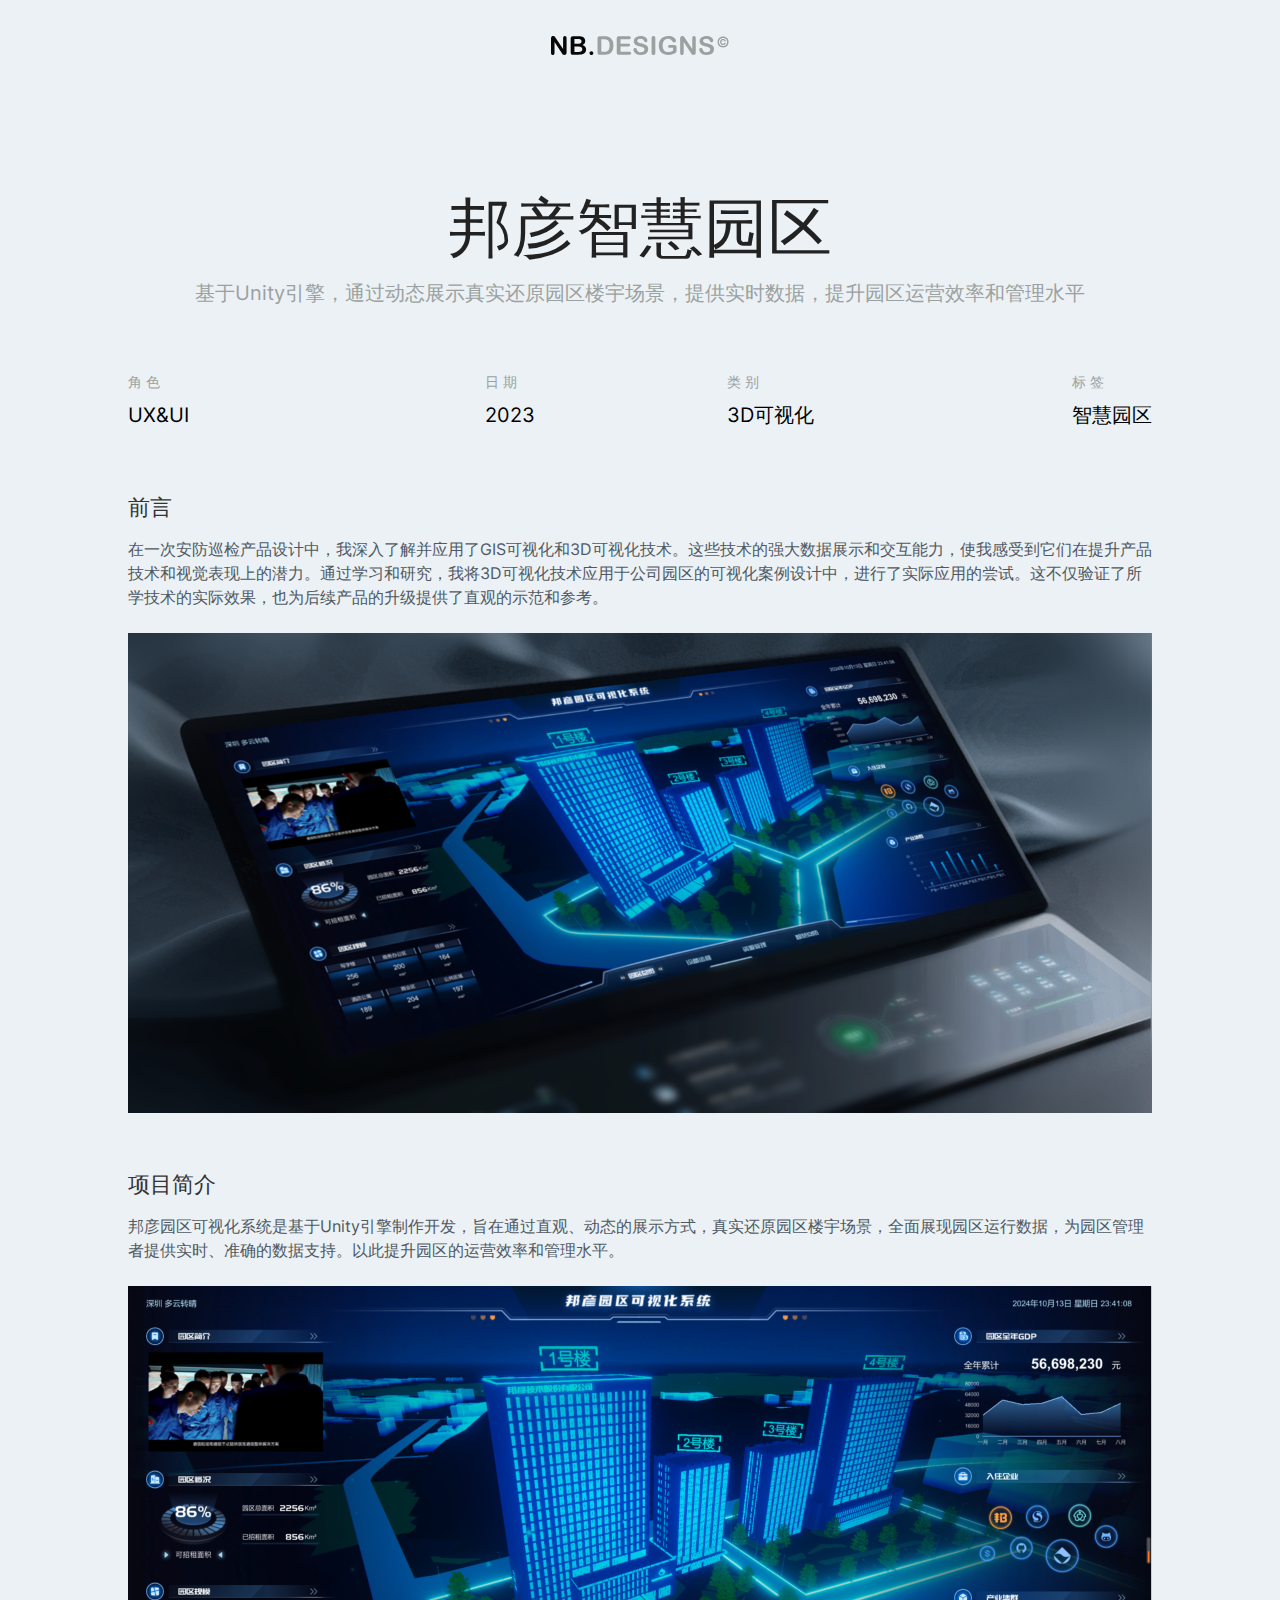
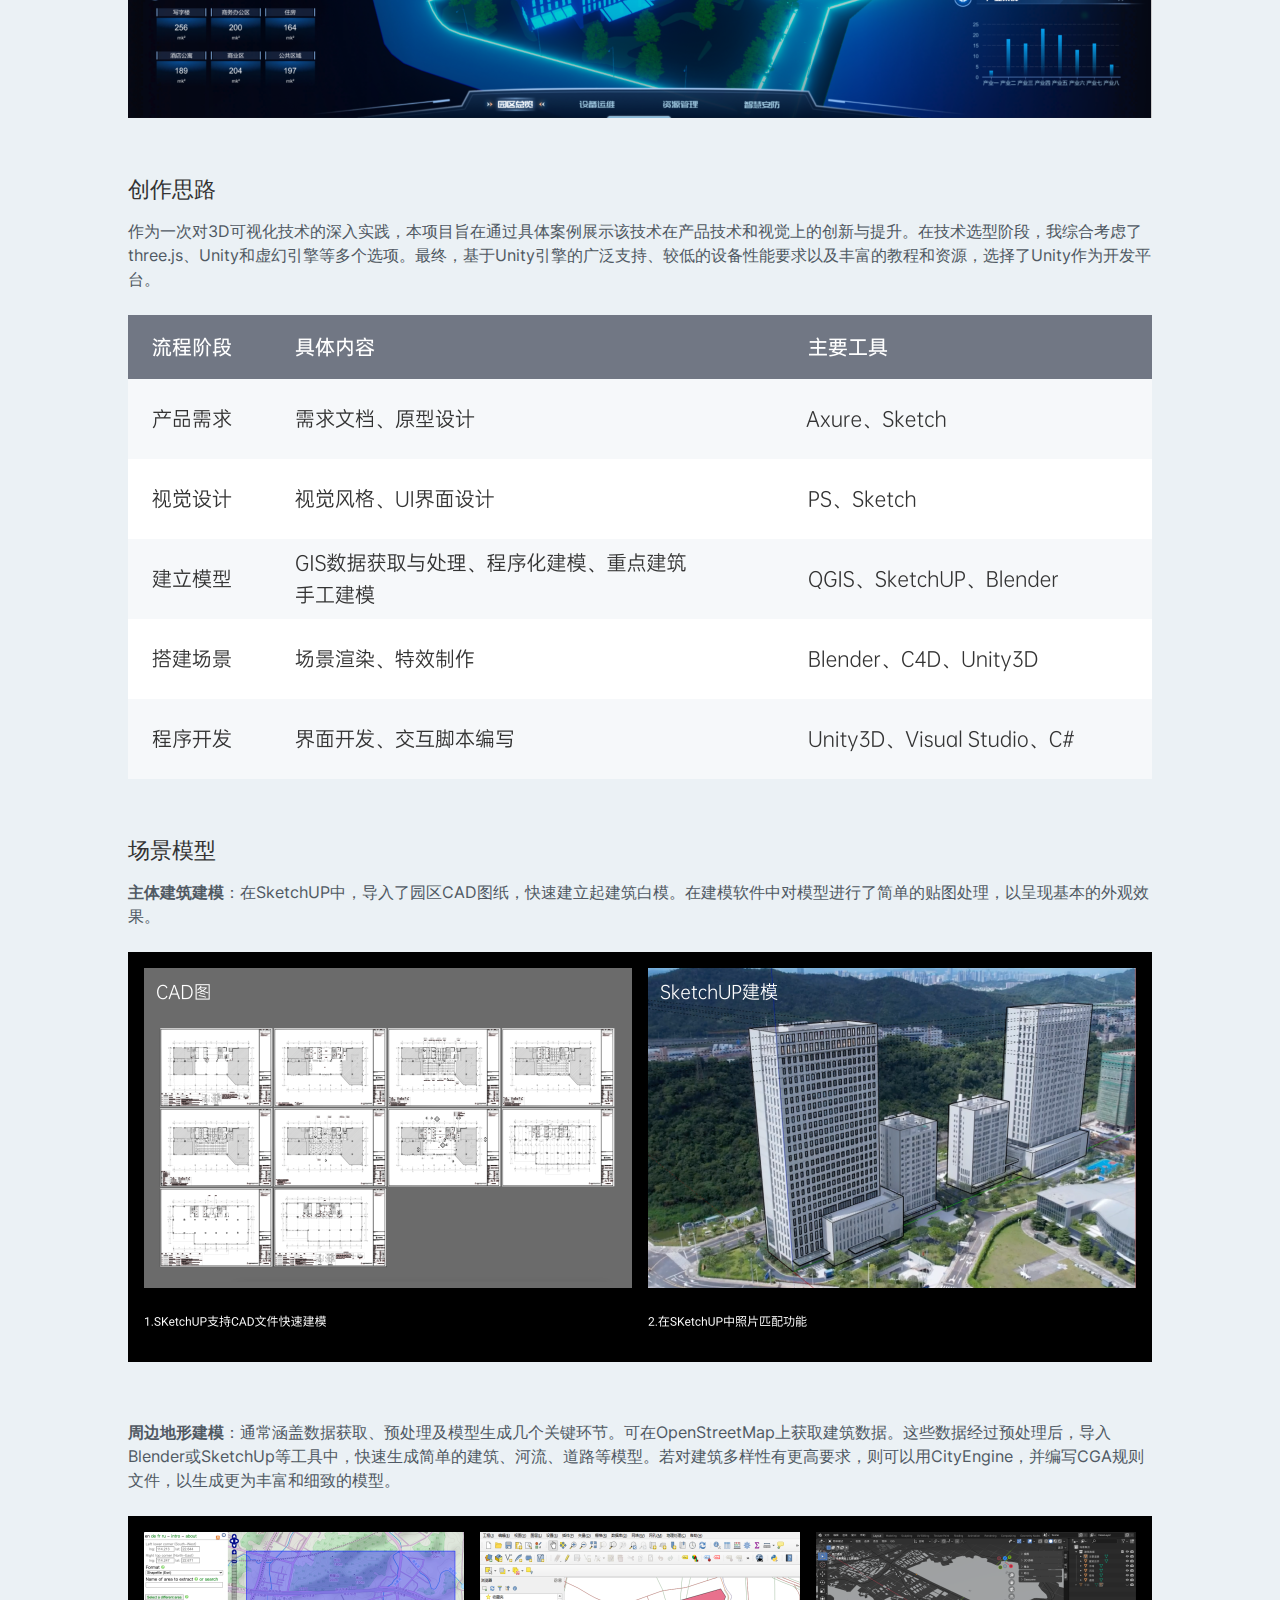
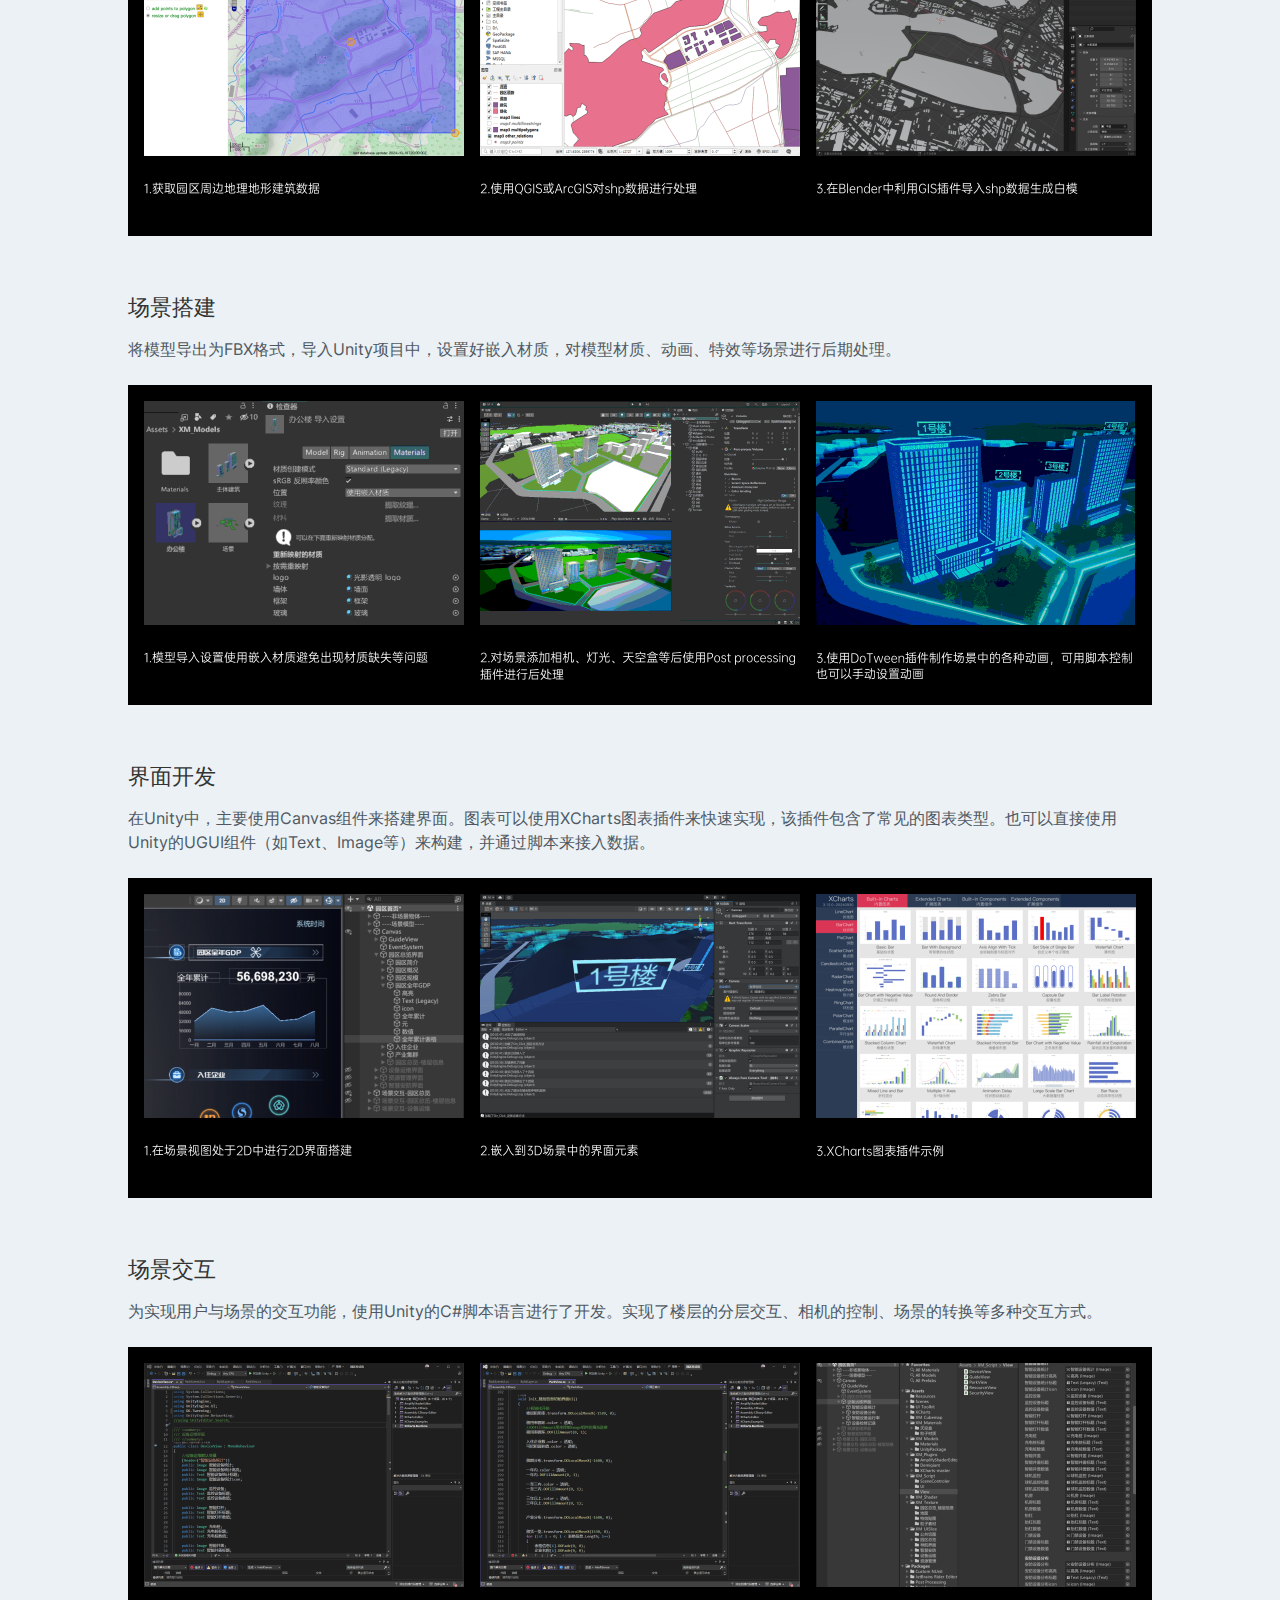
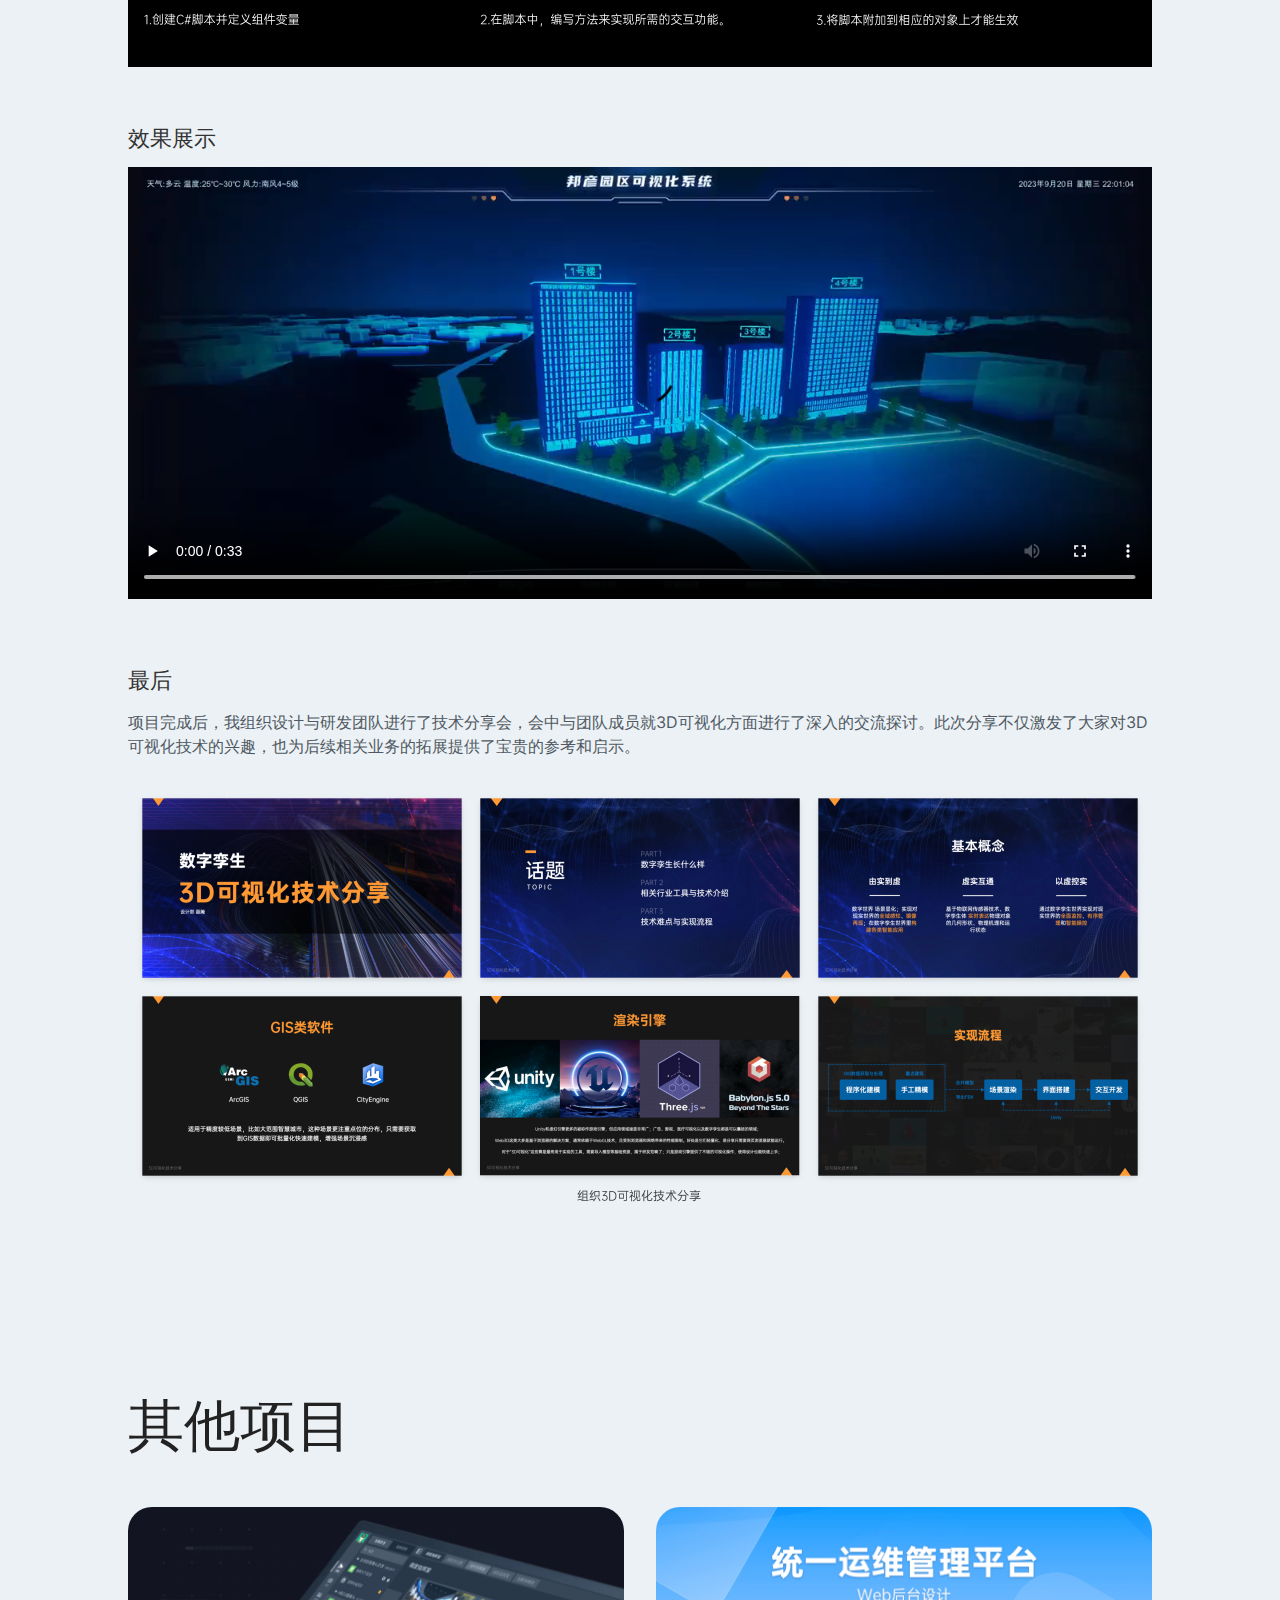
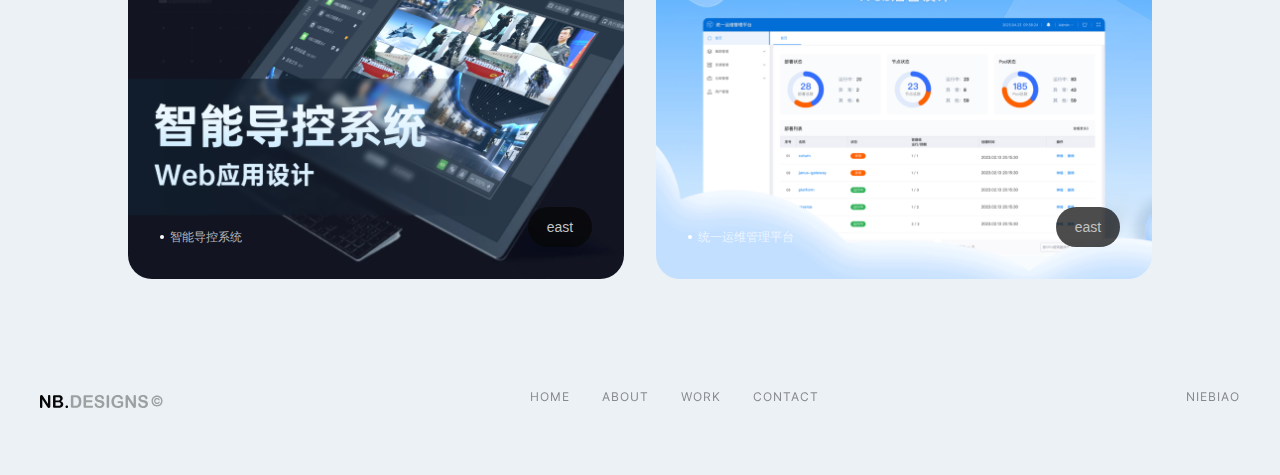
<file: project3.html>
<!DOCTYPE html>
<html data-wf-page="6526f09d3be13c204a126b6c" data-wf-site="6526f09d3be13c204a126b74">
<head>
    <meta charset="utf-8">
    <title>NB.Designs - 项目详情</title>
    <meta content="个人站点" name="description">
    <!-- viewport用于控制网页在移动设备上的显示方式-->
    <meta content="width=device-width, initial-scale=1" name="viewport">

    <!-- 引入CSS样式表 -->
    <link href="static/css/niebiao.web.f3ca25b67.css" rel="stylesheet" type="text/css">

    <!-- 检测是否支持触控-->
    <script type="text/javascript">
        !function (o, c) {
            var n = c.documentElement, t = " w-mod-";
            n.className += t + "js", ("ontouchstart" in o || o.DocumentTouch && c instanceof DocumentTouch) && (n.className += t + "touch")
        }(window, document);
    </script>

    <!-- 指定网站的快捷方式图标 -->
    <link href="static/image/favicon.svg"
          rel="shortcut icon" type="image/x-icon">
    <!-- 指定网站的苹果设备主屏幕图标 -->
    <link href="static/image/webclip.svg"
          rel="apple-touch-icon">
</head>

<body>
<div class="page-wrapper">
    <!-- 顶部导航栏 -->
    <nav class="navigation">
        <!-- 指向首页 -->
        <a href="index.html" class="brand-link w-inline-block">
            <div class="brand-flex">
                <!-- logo图片 -->
                <img src="static/picture/653182418afc36d534684b62_logo.svg"
                     loading="lazy"
                     alt="Logo — 网站标识"
                     class="logo">
                <!-- 版权©️图标 -->
                <img
                        src="static/picture/65318290faf76efba37a0d2e_copyright.svg"
                        loading="lazy"
                        alt="Copyright Icon — 版权©️图标"
                        class="copyright">
            </div>
        </a>
    </nav>

    <main class="main-wrapper">
        <header class="project-hero-section">
            <!-- 头部区域 -->
            <div class="padding-global">
                <div class="container-medium">
                    <div class="padding-top padding-xxhuge">
                        <h1 class="heading-style-h1 text-align-center">邦彦智慧园区</h1>
                        <!-- 页面标题，居中对齐 -->
                        <div class="margin-top margin-small">
                            <div class="text-size-medium text-align-center text-color-gray">
                                基于Unity引擎，通过动态展示真实还原园区楼宇场景，提供实时数据，提升园区运营效率和管理水平
                            </div>
                            <!-- 文本介绍，字号中等，灰色，居中对齐 -->
                        </div>

                        <div class="margin-top margin-xlarge">
                            <div class="w-layout-grid project-details-component-grid">

                                <!-- 项目服务信息 -->
                                <div id="w-node-_570eb42d-2013-8c4f-5b28-2adfa6e3b596-4a126b6c"
                                     class="project-details-content">
                                    <div class="text-size-small text-style-allcaps text-color-gray">角 色</div>
                                    <div class="text-size-medium text-color-black">UX&UI</div>
                                </div>

                                <!-- 项目年份信息 -->
                                <div id="w-node-_570eb42d-2013-8c4f-5b28-2adfa6e3b591-4a126b6c"
                                     class="project-details-content">
                                    <div class="text-size-small text-style-allcaps text-color-gray">日 期</div>
                                    <div class="text-size-medium text-color-black">2023</div>
                                </div>

                                <!-- 项目类别信息 -->
                                <div id="w-node-_570eb42d-2013-8c4f-5b28-2adfa6e3b59b-4a126b6c"
                                     class="project-details-content">
                                    <div class="text-size-small text-style-allcaps text-color-gray">类 别</div>
                                    <div class="text-size-medium text-color-black">3D可视化</div>
                                </div>

                                <!-- 项目网站链接 -->
                                <div id="w-node-_570eb42d-2013-8c4f-5b28-2adfa6e3b5a0-4a126b6c"
                                     class="project-details-content">
                                    <div class="text-size-small text-style-allcaps text-color-gray">标 签</div>
                                    <!--                                    <a href="" target="_blank" class="client-website-link w-inline-block">-->
                                    <div class="text-size-medium text-color-black">智慧园区</div>
                                    <!--                                        <div class="website-arrow">open_in_new</div>    </a>-->
                                </div>
                            </div>
                        </div>
                    </div>
                </div>
            </div>
        </header>

        <!-- 项目主体内容区段 -->
        <section class="project-body-section">
            <div class="padding-global">
                <div class="container-medium">
                    <div class="padding-section-small">
                        <div class="text-rich-text w-richtext">
                            <!-- 标题：概述 -->
                            <h5>前言</h5>
                            <!-- 间隔占位 <p>‍</p>-->
                            <!-- 文本内容 -->
                            <p>在一次安防巡检产品设计中，我深入了解并应用了GIS可视化和3D可视化技术。这些技术的强大数据展示和交互能力，使我感受到它们在提升产品技术和视觉表现上的潜力。通过学习和研究，我将3D可视化技术应用于公司园区的可视化案例设计中，进行了实际应用的尝试。这不仅验证了所学技术的实际效果，也为后续产品的升级提供了直观的示范和参考。</p>
                            <!-- 内容图片 -->
                            <figure style="max-width:2000px"
                                    class="w-richtext-align-fullwidth w-richtext-figure-type-image">
                                <div><img src="static/picture/project3_intro_image1_3000-p-1080.webp"
                                          loading="lazy" alt=""></div>
                            </figure>

                            <p>‍</p>

                            <h5>项目简介</h5>
                            <p>邦彦园区可视化系统是基于Unity引擎制作开发，旨在通过直观、动态的展示方式，真实还原园区楼宇场景，全面展现园区运行数据，为园区管理者提供实时、准确的数据支持。以此提升园区的运营效率和管理水平。
                            </p>
                            <!-- 内容图片 -->
                            <figure style="max-width:2000px"
                                    class="w-richtext-align-fullwidth w-richtext-figure-type-image">
                                <div><img src="static/picture/project3_intro_image2_3000-p-1080.webp"
                                          loading="lazy" alt=""></div>
                            </figure>

                            <p>‍</p>

                            <h5>创作思路</h5>
                            <p>作为一次对3D可视化技术的深入实践，本项目旨在通过具体案例展示该技术在产品技术和视觉上的创新与提升。在技术选型阶段，我综合考虑了three.js、Unity和虚幻引擎等多个选项。最终，基于Unity引擎的广泛支持、较低的设备性能要求以及丰富的教程和资源，选择了Unity作为开发平台。
                            </p>
                            <!-- 内容图片 -->
                            <figure style="max-width:2000px"
                                    class="w-richtext-align-fullwidth w-richtext-figure-type-image">
                                <div><img src="static/picture/project3_intro_image3_3000-p-1080.webp"
                                          loading="lazy" alt=""></div>
                            </figure>

                            <p>‍</p>

                            <h5>场景模型</h5>
                            <p><strong>主体建筑建模</strong>：在SketchUP中，导入了园区CAD图纸，快速建立起建筑白模。在建模软件中对模型进行了简单的贴图处理，以呈现基本的外观效果。
                            </p>
                            <!-- 内容图片 -->
                            <figure style="max-width:2000px"
                                    class="w-richtext-align-fullwidth w-richtext-figure-type-image">
                                <div><img src="static/picture/project3_intro_image4_3000-p-1080.webp"
                                          loading="lazy" alt=""></div>
                            </figure>

                            <p>‍</p>

                            <p><strong>周边地形建模</strong>：通常涵盖数据获取、预处理及模型生成几个关键环节。可在OpenStreetMap上获取建筑数据。这些数据经过预处理后，导入Blender或SketchUp等工具中，快速生成简单的建筑、河流、道路等模型。若对建筑多样性有更高要求，则可以用CityEngine，并编写CGA规则文件，以生成更为丰富和细致的模型。
                            </p>
                            <!-- 内容图片 -->
                            <figure style="max-width:2000px"
                                    class="w-richtext-align-fullwidth w-richtext-figure-type-image">
                                <div><img src="static/picture/project3_intro_image5_3000-p-1080.webp"
                                          loading="lazy" alt=""></div>
                            </figure>

                            <p>‍</p>

                            <h5>场景搭建</h5>
                            <p>将模型导出为FBX格式，导入Unity项目中，设置好嵌入材质，对模型材质、动画、特效等场景进行后期处理。
                            </p>
                            <!-- 内容图片 -->
                            <figure style="max-width:2000px"
                                    class="w-richtext-align-fullwidth w-richtext-figure-type-image">
                                <div><img src="static/picture/project3_intro_image6_3000-p-1080.gif"
                                          loading="lazy" alt=""></div>
                            </figure>

                            <p>‍</p>

                            <h5>界面开发</h5>
                            <p>在Unity中，主要使用Canvas组件来搭建界面。图表可以使用XCharts图表插件来快速实现，该插件包含了常见的图表类型。也可以直接使用Unity的UGUI组件（如Text、Image等）来构建，并通过脚本来接入数据。
                            </p>
                            <!-- 内容图片 -->
                            <figure style="max-width:2000px"
                                    class="w-richtext-align-fullwidth w-richtext-figure-type-image">
                                <div><img src="static/picture/project3_intro_image7_3000-p-1080.webp"
                                          loading="lazy" alt=""></div>
                            </figure>

                            <p>‍</p>

                            <h5>场景交互</h5>
                            <p>为实现用户与场景的交互功能，使用Unity的C#脚本语言进行了开发。实现了楼层的分层交互、相机的控制、场景的转换等多种交互方式。
                            </p>
                            <!-- 内容图片 -->
                            <figure style="max-width:2000px"
                                    class="w-richtext-align-fullwidth w-richtext-figure-type-image">
                                <div><img src="static/picture/project3_intro_image8_3000-p-1080.webp"
                                          loading="lazy" alt=""></div>
                            </figure>

                            <p>‍</p>

                            <h5>效果展示</h5>
                            <!-- 内容视频 -->
                            <figure class="w-richtext-align-fullwidth w-richtext-figure-type-image">
                                <div>
                                    <video controls width="100%" height="auto">
                                        <source src="static/picture/project3_video1.mp4" type="video/mp4">
                                        您的浏览器不支持 video 标签，但您可以<a href="static/picture/project3_video1.mp4" download>下载视频</a>。
                                    </video>
                                </div>
                            </figure>

                            <p>‍</p>

                            <h5>最后</h5>
                            <p>项目完成后，我组织设计与研发团队进行了技术分享会，会中与团队成员就3D可视化方面进行了深入的交流探讨。此次分享不仅激发了大家对3D可视化技术的兴趣，也为后续相关业务的拓展提供了宝贵的参考和启示。
                            </p>
                            <!-- 内容图片 -->
                            <figure style="max-width:2000px"
                                    class="w-richtext-align-fullwidth w-richtext-figure-type-image">
                                <div><img src="static/picture/project3_intro_image9_3000-p-1080.webp"
                                          loading="lazy" alt=""></div>
                            </figure>

                            <p>‍</p>

                        </div>
                    </div>
                </div>
            </div>
        </section>

        <!-- 其他项目展示区 -->
        <section class="other-projects-section">
            <div class="padding-global">
                <div class="container-medium">
                    <div class="padding-bottom padding-large">
                        <div class="margin-top margin-xlarge">
                            <!-- “其他项目”标题 -->
                            <h2 class="heading-style-h2">其他项目</h2>
                        </div>
                        <div class="margin-top margin-large">
                            <div class="w-dyn-list">
                                <div role="list" class="other-projects-grid w-dyn-items">
                                    <!-- 其他项目1 -->
                                    <div role="listitem" class="w-dyn-item">
                                        <!-- 项目链接 -->
                                        <a  data-w-id="d42a2517-83a1-b640-411b-a88940f5131c" href="project2.html"
                                            class="project-link w-inline-block">
                                            <!-- 项目图片 -->
                                            <img loading="lazy" alt="智能导控系统"
                                                 src="static/picture/652a82bd161daabd6bafa61a_c678b66073bf188bc8_3000-p-800.webp"
                                                 sizes="(max-width: 479px) 92vw, (max-width: 767px) 95vw, (max-width: 1279px) 44vw, 496px"
                                                 srcset="static/picture/652a82bd161daabd6bafa61a_c678b66073bf188bc8_3000-p-500.webp   500w,
                                                         static/picture/652a82bd161daabd6bafa61a_c678b66073bf188bc8_3000-p-800.webp   800w,
                                                         static/picture/652a82bd161daabd6bafa61a_c678b66073bf188bc8_3000-p-1080.webp 1080w,
                                                         static/picture/652a82bd161daabd6bafa61a_c678b66073bf188bc8_3000-p-1600.webp 1600w"
                                                 class="project-image">

                                            <div class="w-layout-grid project-grid">
                                                <div id="w-node-d42a2517-83a1-b640-411b-a88940f5131f-4a126b6c"
                                                     class="card-bottom-flex">
                                                    <div class="subtitle-flex">
                                                        <div class="dot white"></div>
                                                        <!-- 项目名 -->
                                                        <div class="text-size-tiny text-style-allcaps text-color-white-70">智能导控系统</div>
                                                    </div>
                                                    <div class="arrow-item project">
                                                        <div class="arrow-card">east</div>
                                                    </div>
                                                </div>
                                            </div>
                                        </a>
                                    </div>
                                    <!-- 其他项目2 -->
                                    <div role="listitem" class="w-dyn-item">
                                        <!-- 项目链接 -->
                                        <a data-w-id="d42a2517-83a1-b640-411b-a88940f5131c" href="project4.html"
                                           class="project-link w-inline-block">
                                            <!-- 项目图片 -->
                                            <img loading="lazy" alt="统一运维管理平台"
                                                 src="static/picture/652a7c68b62af154c40b88a4_ls-mockup-22.webp"
                                                 sizes="(max-width: 479px) 92vw, (max-width: 767px) 95vw, (max-width: 1279px) 44vw, 496px"
                                                 srcset="static/picture/652a7c68b62af154c40b88a4_ls-mockup-22-p-500.webp 500w,
                                                         static/picture/652a7c68b62af154c40b88a4_ls-mockup-22-p-800.webp 800w,
                                                         static/picture/652a7c68b62af154c40b88a4_ls-mockup-22-p-1080.webp 1080w,
                                                         static/picture/652a7c68b62af154c40b88a4_ls-mockup-22-p-1600.webp 1600w"
                                                 class="project-image">

                                            <div class="w-layout-grid project-grid">
                                                <div id="w-node-d42a2517-83a1-b640-411b-a88940f5131f-4a126b6c"
                                                     class="card-bottom-flex">
                                                    <div class="subtitle-flex">
                                                        <div class="dot white"></div>
                                                        <!-- 项目名 -->
                                                        <div class="text-size-tiny text-style-allcaps text-color-white-70">统一运维管理平台</div>
                                                    </div>
                                                    <div class="arrow-item project">
                                                        <div class="arrow-card">east</div>
                                                    </div>
                                                </div>
                                            </div>
                                        </a>
                                    </div>
                                </div>
                            </div>
                        </div>
                    </div>
                </div>
            </div>
        </section>
    </main>


    <footer>
        <div class="padding-global">
            <div class="container-large">
                <div class="footer-padding">
                    <div class="w-layout-grid footer-grid">
                        <!-- 品牌链接，点击返回首页 -->
                        <a href="index.html" class="brand-link w-inline-block">
                            <div class="brand-flex">
                                <!-- Logo图片 -->
                                <img src="static/picture/653182418afc36d534684b62_logo.svg" loading="lazy"
                                     alt="Logo — 网站标识" class="logo-mini">
                                <!-- 版权图标 -->
                                <img src="static/picture/65318290faf76efba37a0d2e_copyright.svg" loading="lazy"
                                     alt="Copyright Icon — 版权图标" class="copyright">
                            </div>
                        </a>

                        <!-- 页脚导航 -->
                        <div id="w-node-_57ca9c2b-67a5-16e0-a501-45b1c8a16166-c8a1615d"
                             class="w-layout-hflex footer-flex">
                            <!-- 首页链接 -->
                            <a data-w-id="57ca9c2b-67a5-16e0-a501-45b1c8a16167" href="index.html"
                               class="footer-nav-link w-inline-block">
                                <div class="footer-nav-text">home</div>
                                <div class="dot black"></div>
                            </a>

                            <!-- 关于页面 -->
                            <a data-w-id="57ca9c2b-67a5-16e0-a501-45b1c8a1616b" href="about.html"
                               class="footer-nav-link w-inline-block">
                                <div class="footer-nav-text">about</div>
                                <div class="dot black"></div>
                            </a>

                            <!-- 项目页面 -->
                            <a data-w-id="57ca9c2b-67a5-16e0-a501-45b1c8a1616f" href="projects.html"
                               class="footer-nav-link w-inline-block">
                                <div class="footer-nav-text">work</div>
                                <div class="dot black"></div>
                            </a>

                            <!-- 服务页面 -->
                            <!--                            <a data-w-id="57ca9c2b-67a5-16e0-a501-45b1c8a16173" href="untitled.html" class="footer-nav-link w-inline-block">-->
                            <!--                                <div class="footer-nav-text">service</div>-->
                            <!--                                <div class="dot black"></div>-->
                            <!--                            </a>-->

                            <!-- 联系页面 -->
                            <a data-w-id="57ca9c2b-67a5-16e0-a501-45b1c8a16177" href="contact.html"
                               class="footer-nav-link w-inline-block">
                                <div class="footer-nav-text">contact</div>
                                <div class="dot black"></div>
                            </a>
                        </div>

                        <!-- 外链未设置 -->
                        <a data-w-id="57ca9c2b-67a5-16e0-a501-45b1c8a1617b" href="index.html" target="_blank"
                           class="footer-nav-link w-inline-block">
                            <div class="footer-nav-text">NieBiao</div>
                            <div class="dot black"></div>
                        </a>
                    </div>
                </div>
            </div>
        </div>
    </footer>

    <button id="back-to-top-btn" class="el-backtop hidden">↑</button>

</div>



<script src="static/js/jquery-3.5.1.min.dc5e7f18c8.js" type="text/javascript"
        integrity="sha256-9/aliU8dGd2tb6OSsuzixeV4y/faTqgFtohetphbbj0=" crossorigin="anonymous"></script>
<script src="static/js/webflow.b99ccbe45.js" type="text/javascript"></script>
<script src="static/js/back-to-top.js" type="text/javascript"></script>
</body>
</html>
</file>
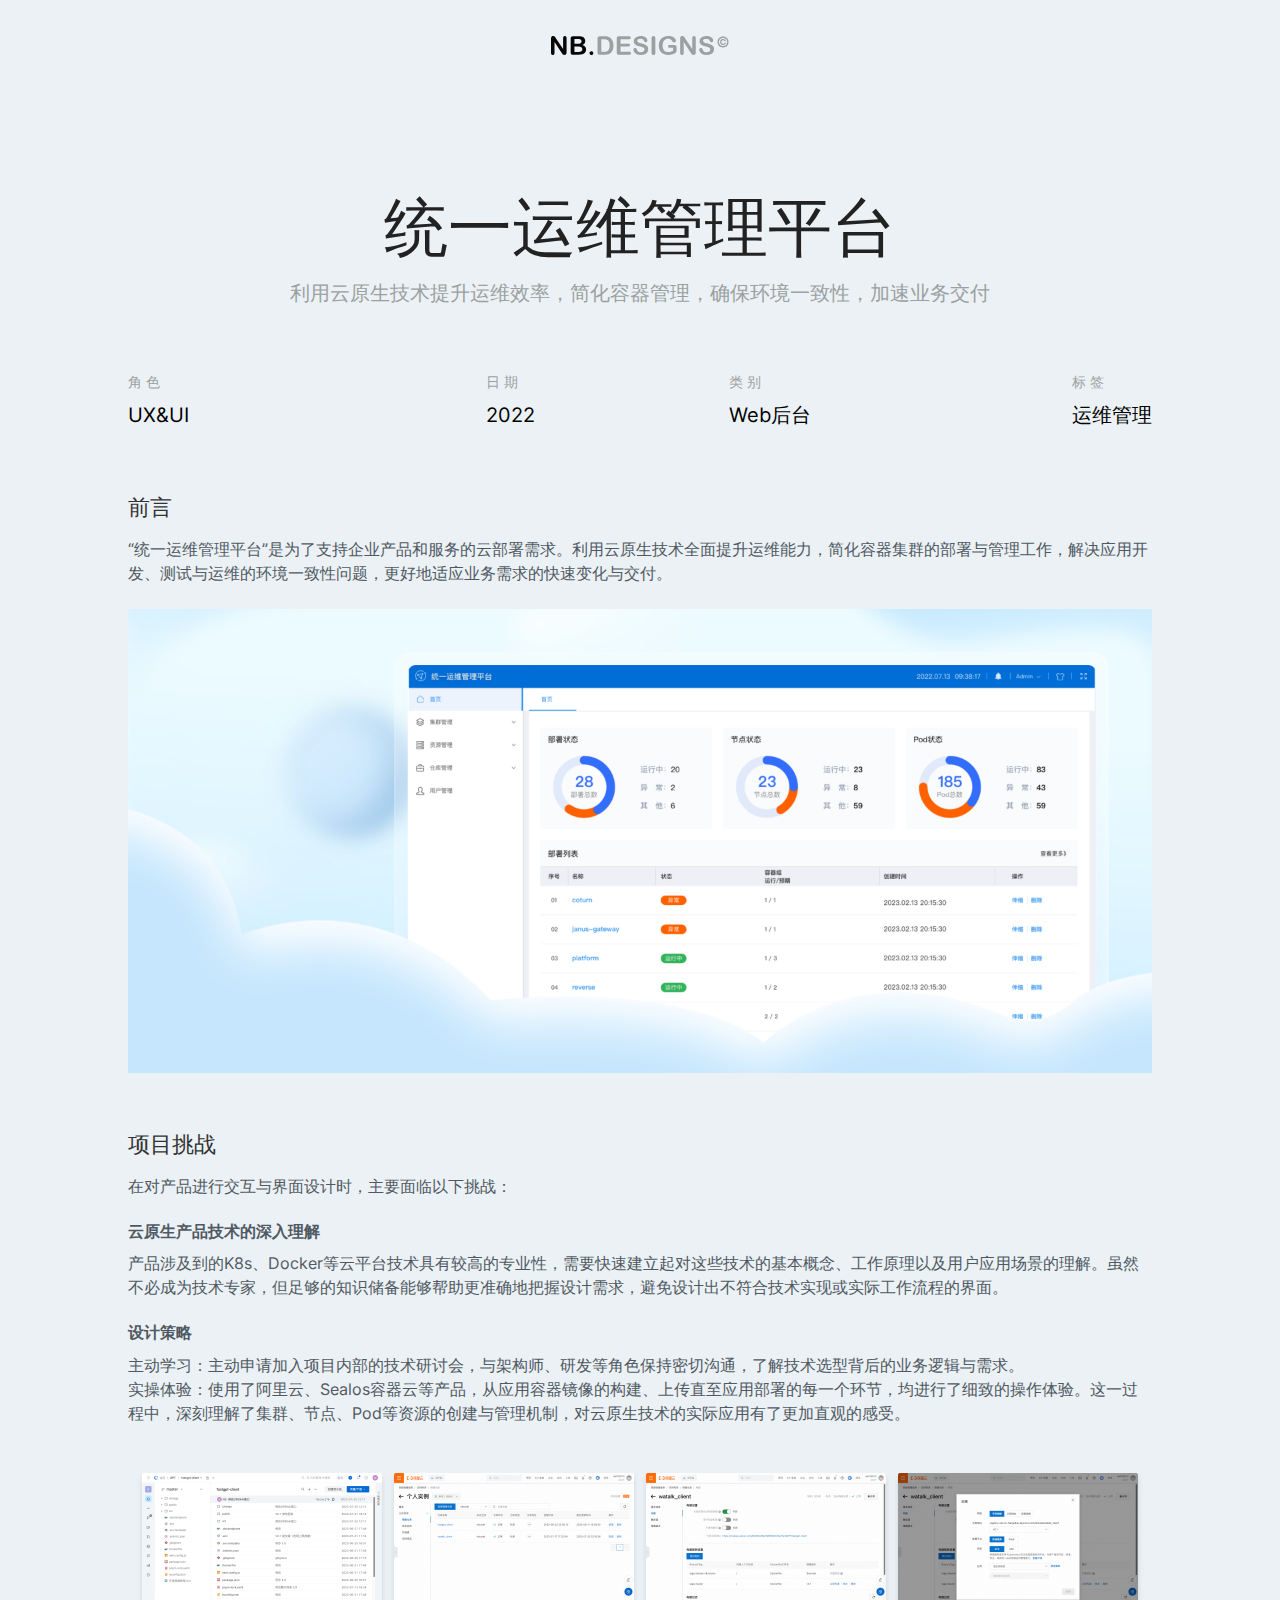
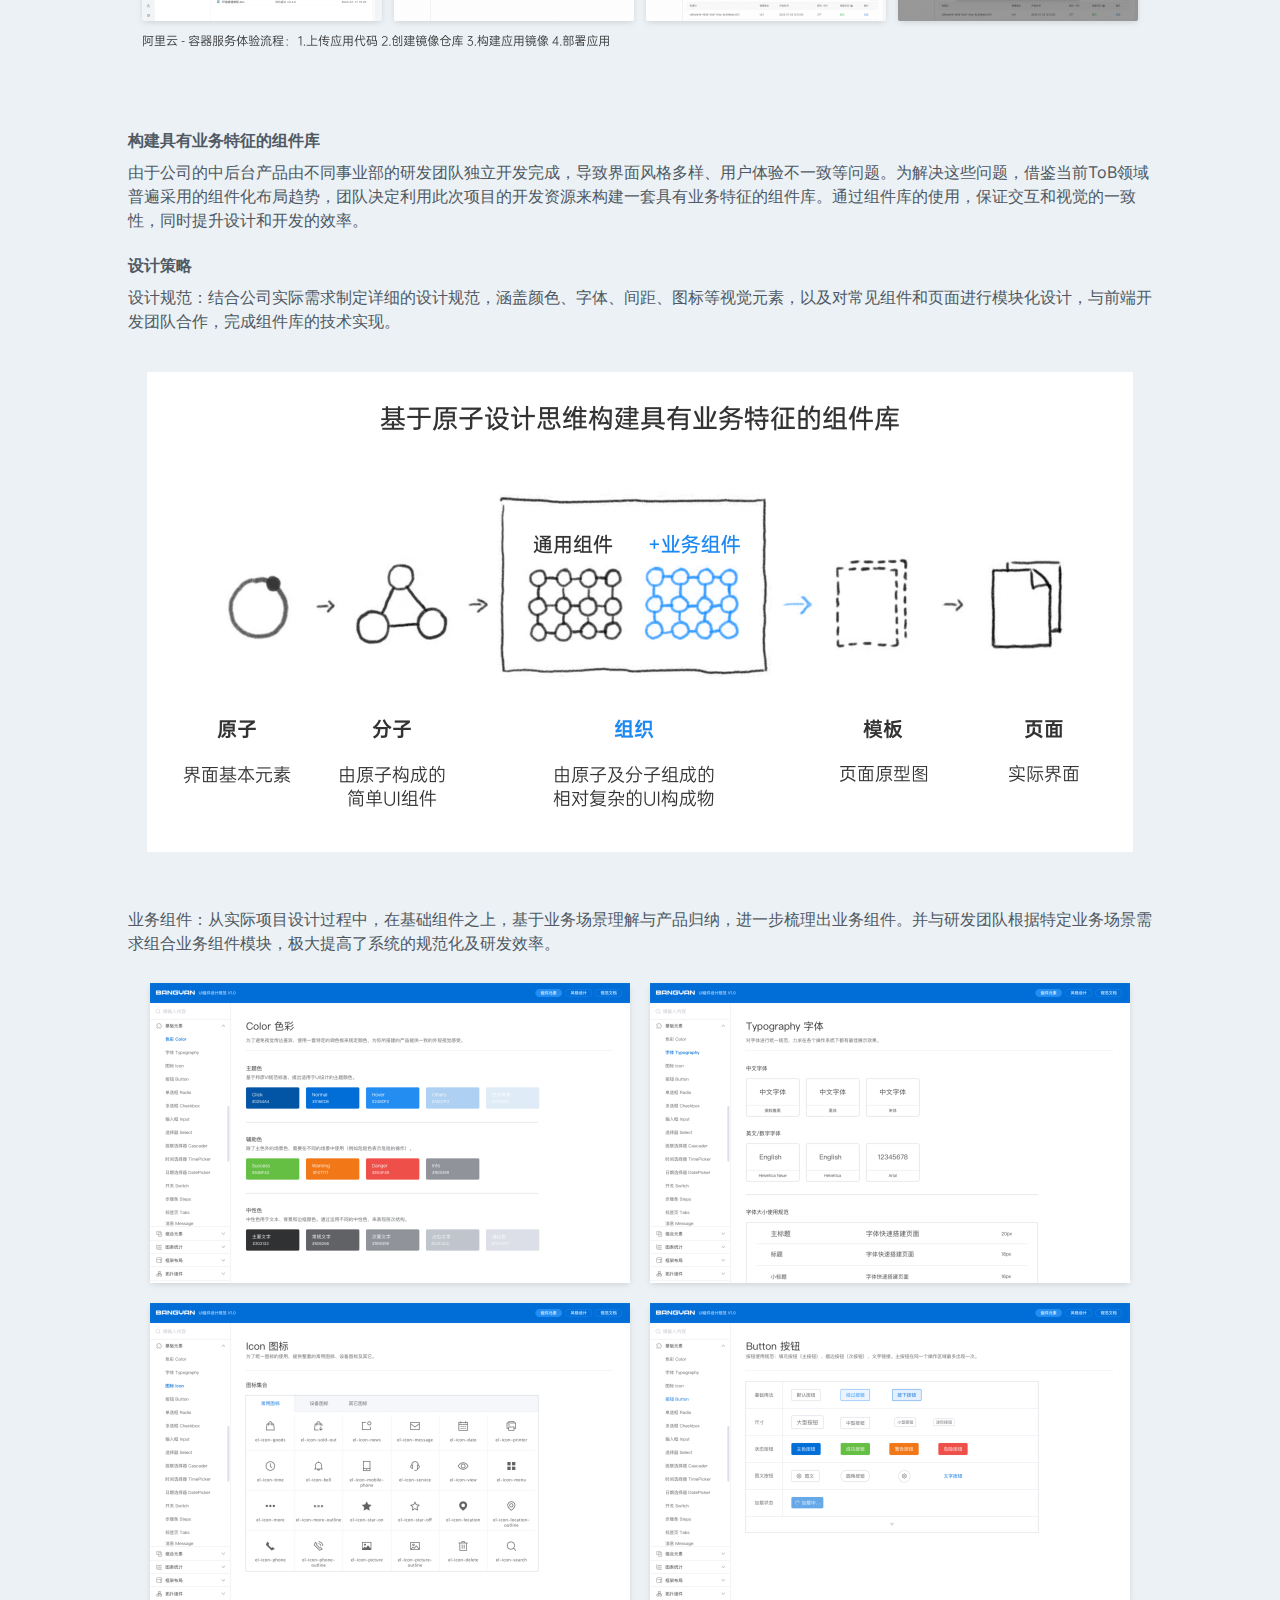
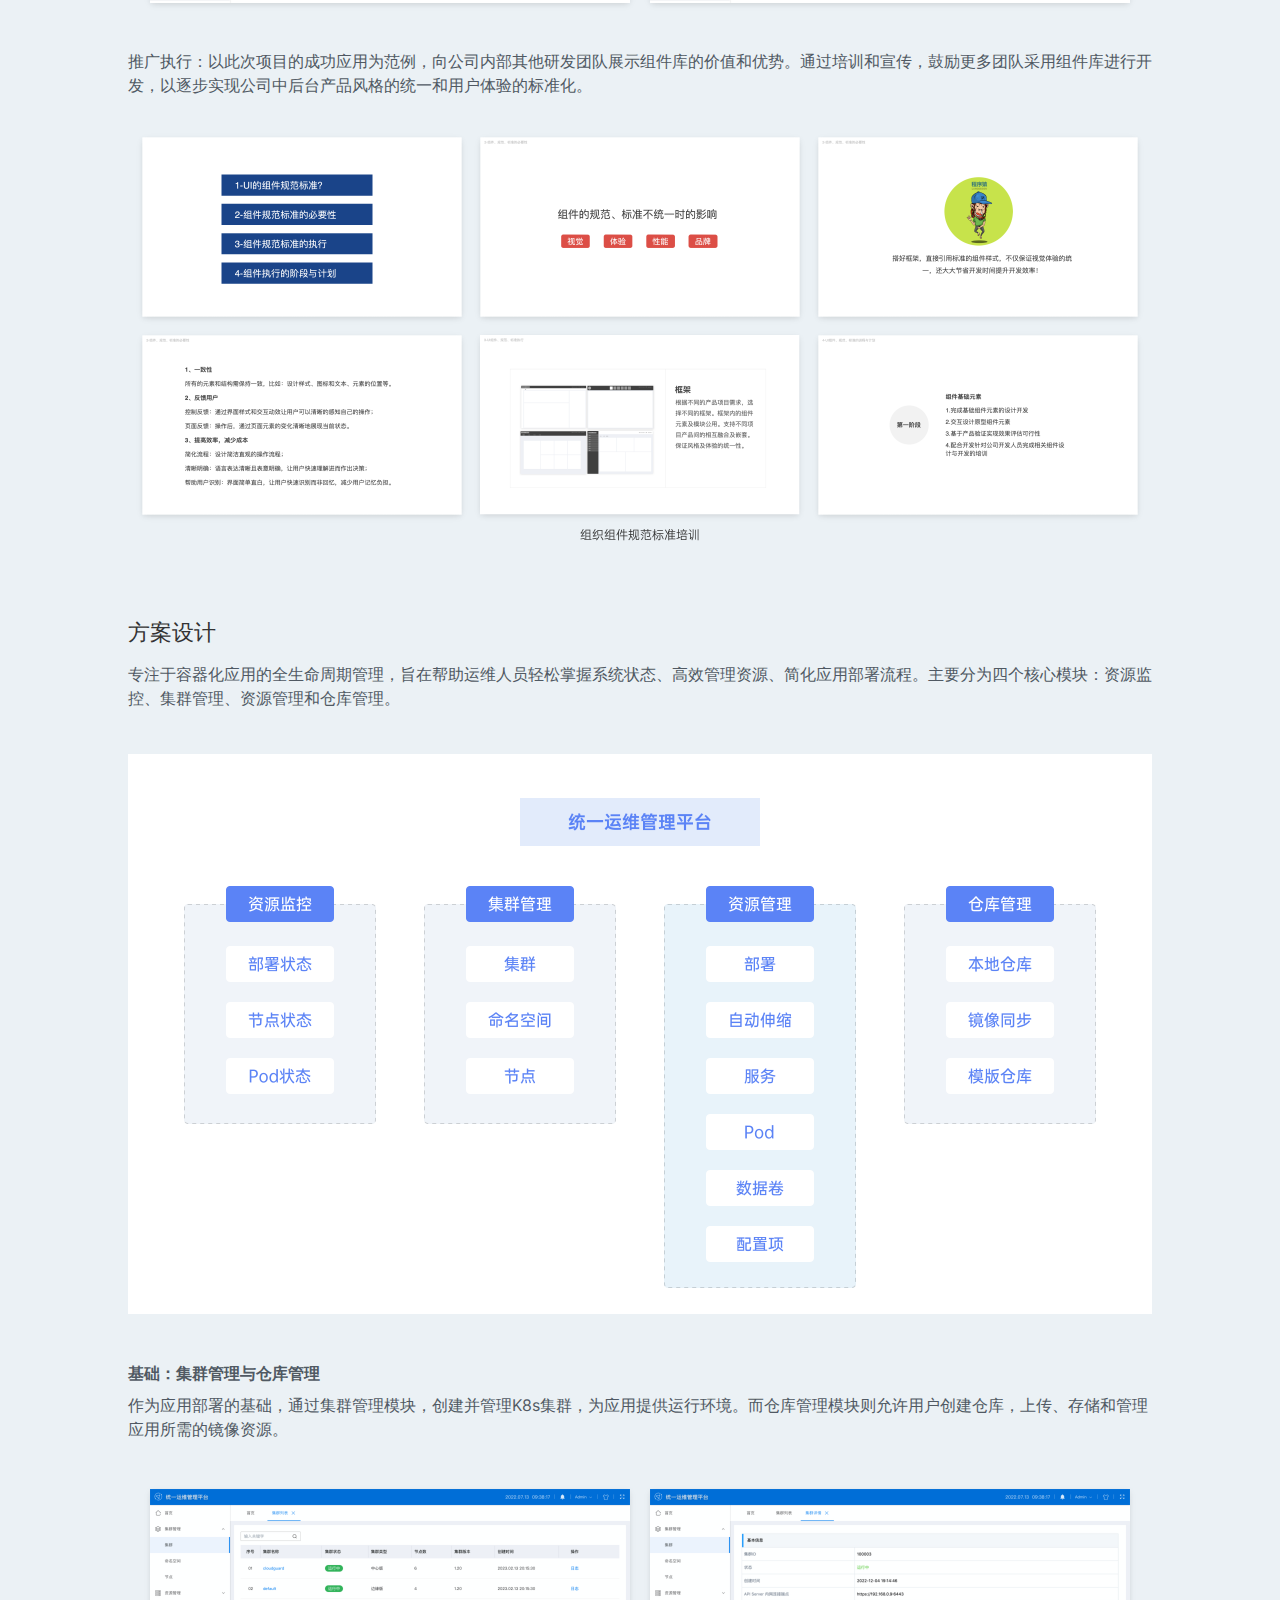
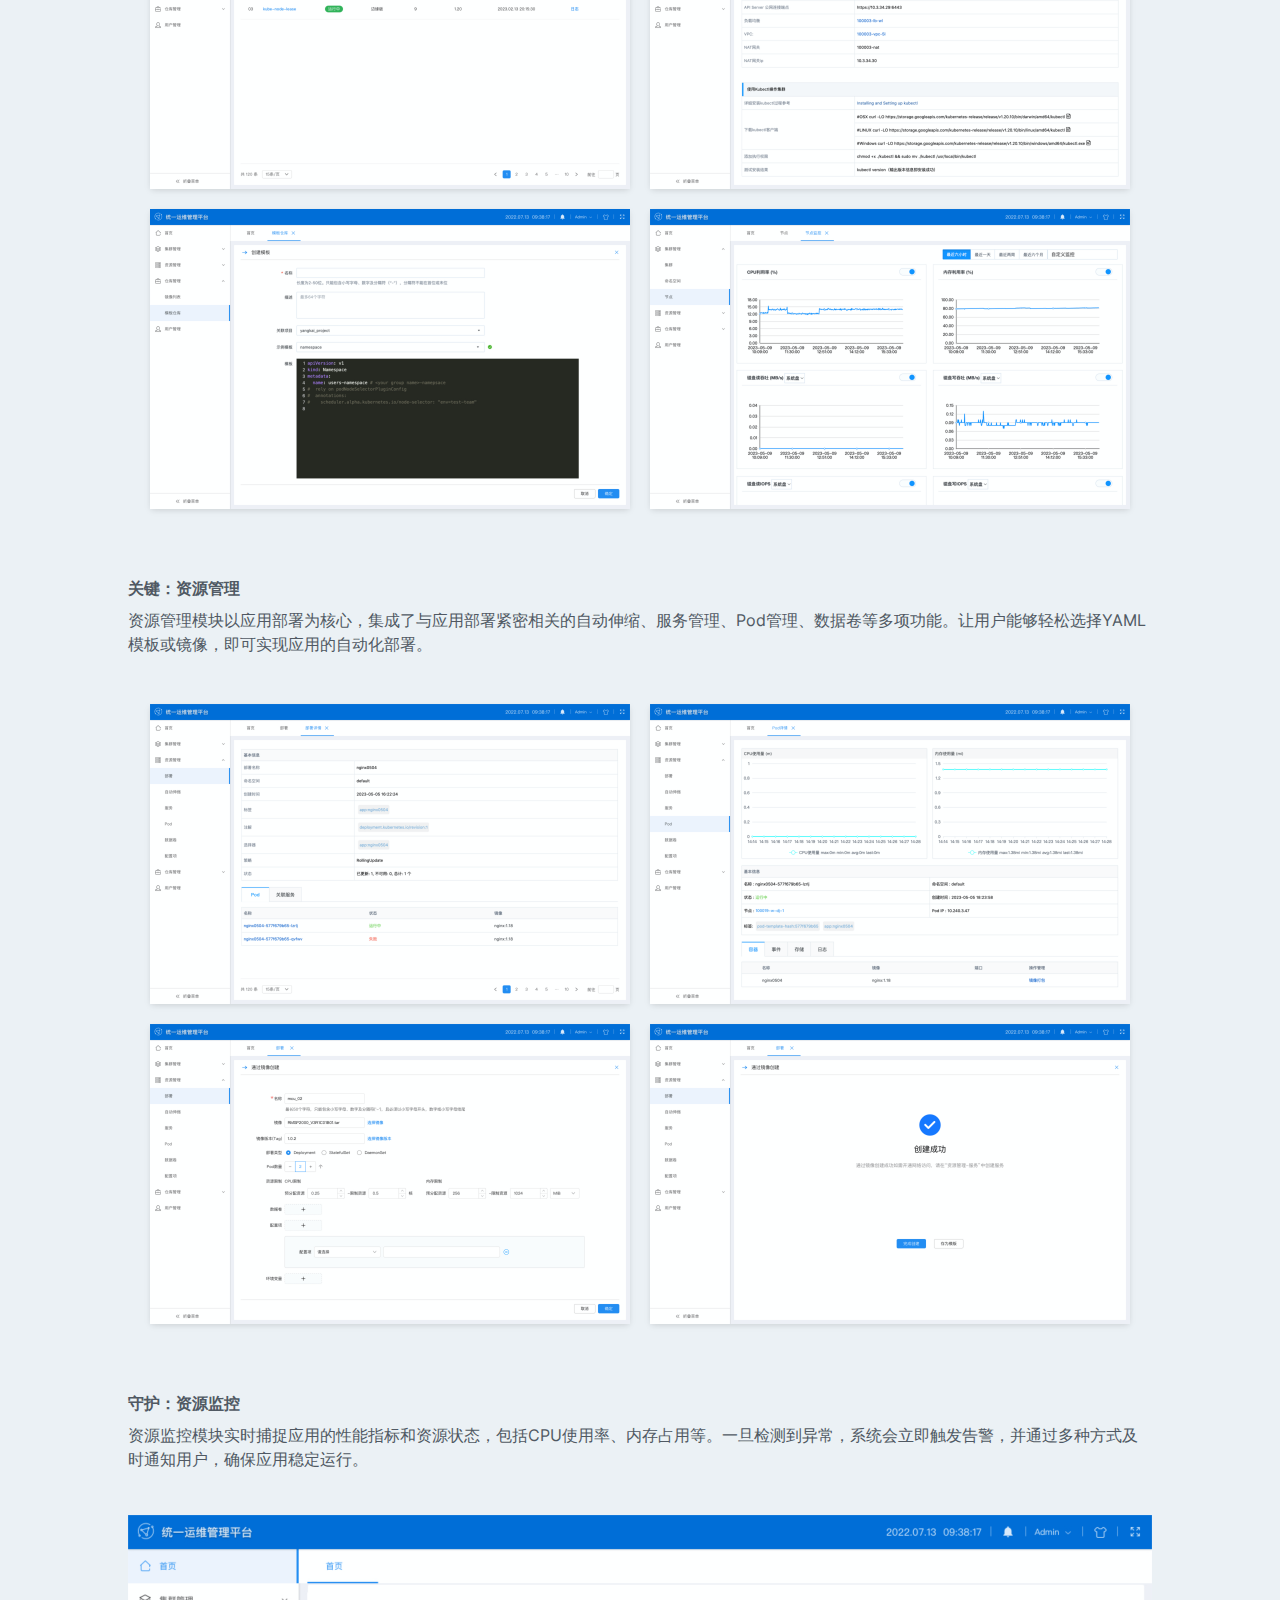
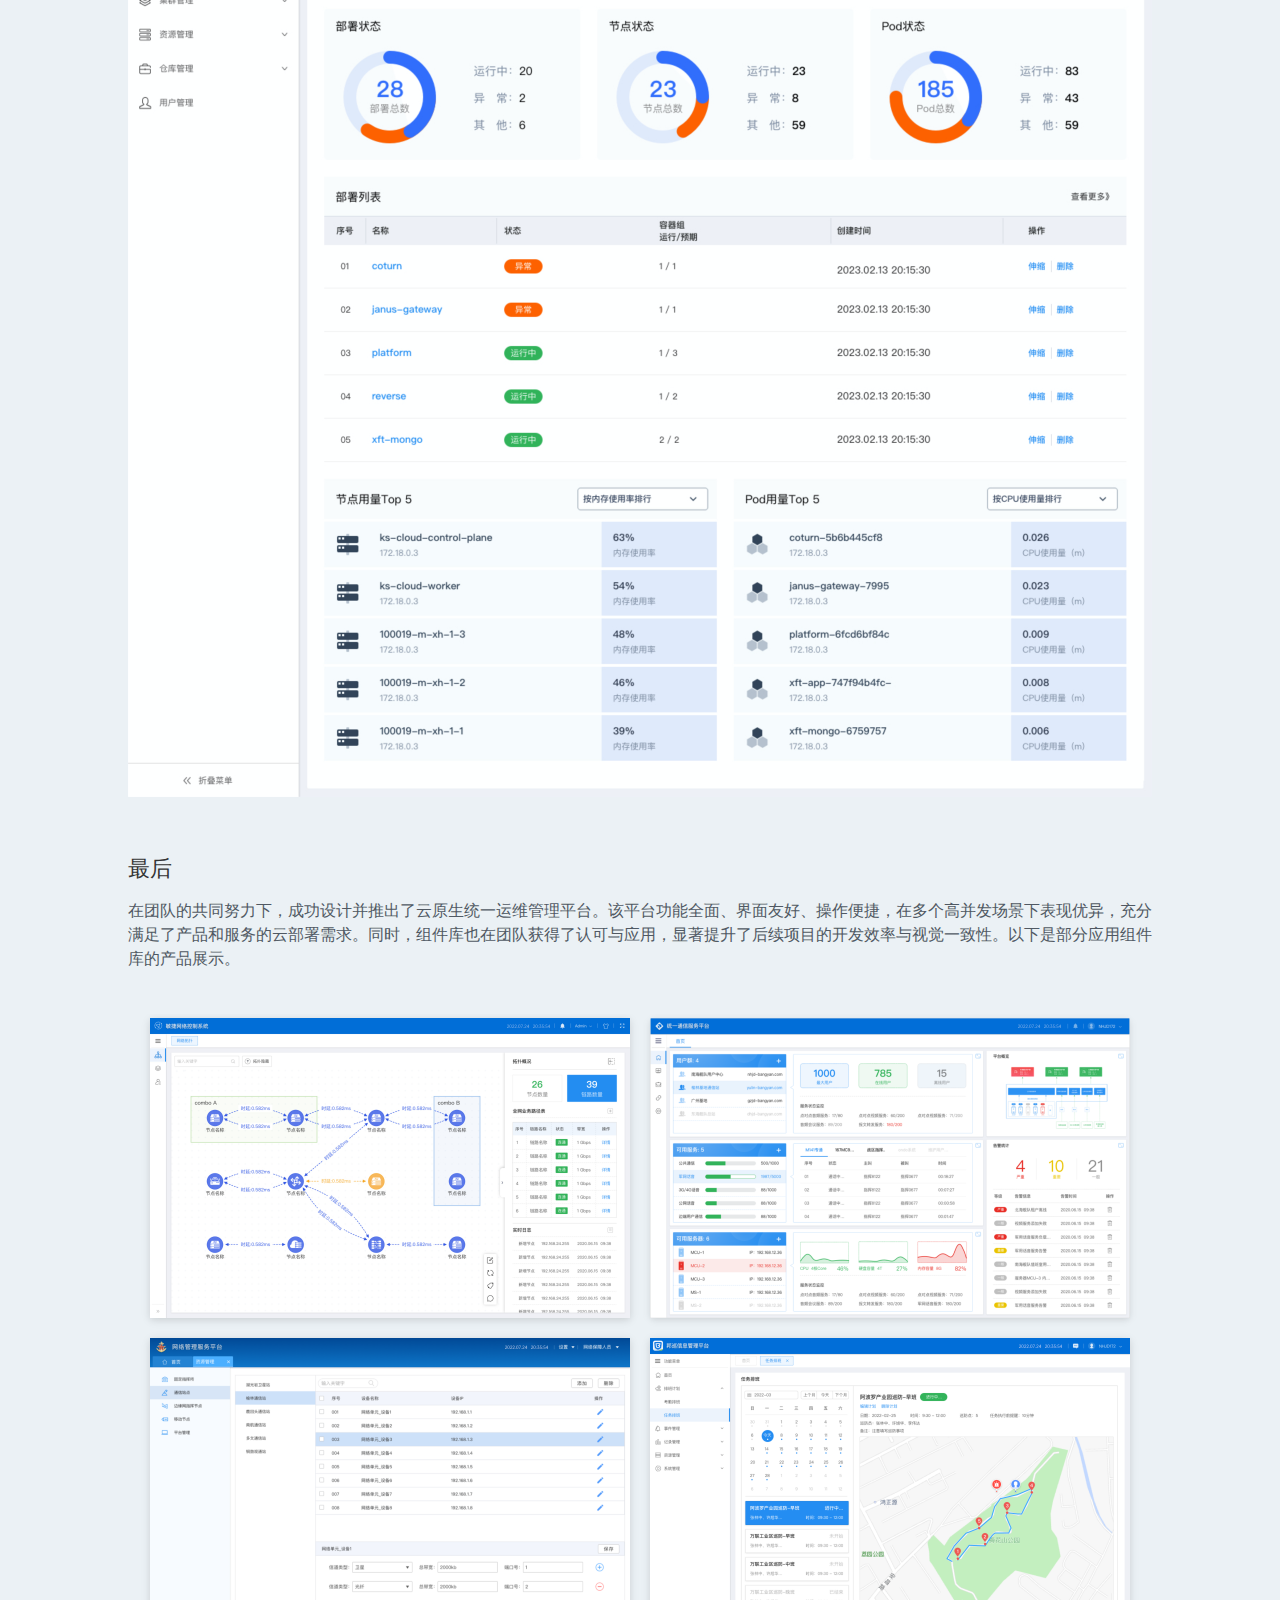
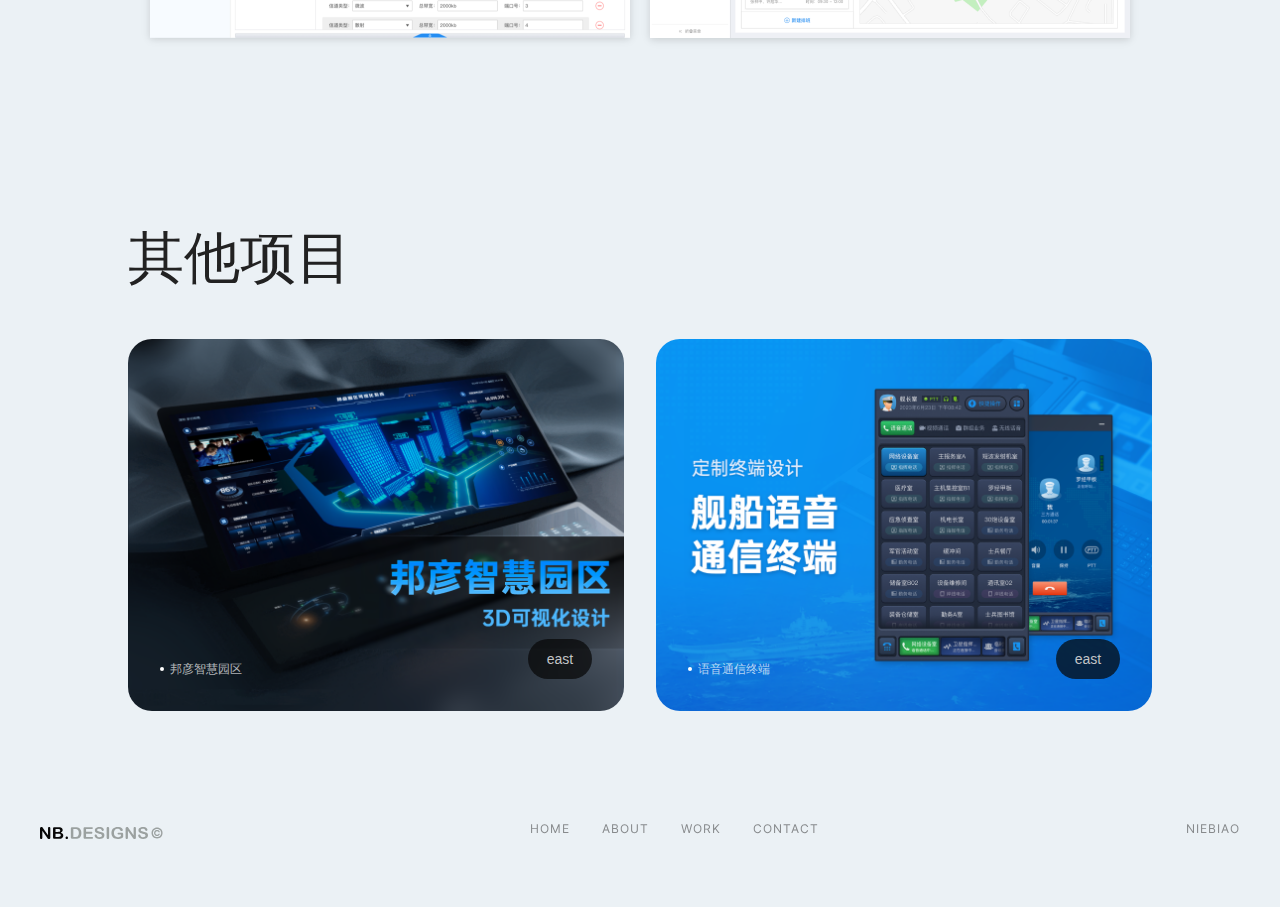
<file: project4.html>
<!DOCTYPE html>
<html data-wf-page="6526f09d3be13c204a126b6c" data-wf-site="6526f09d3be13c204a126b74">
<head>
    <meta charset="utf-8">
    <title>NB.Designs - 项目详情</title>
    <meta content="个人站点" name="description">
    <!-- viewport用于控制网页在移动设备上的显示方式-->
    <meta content="width=device-width, initial-scale=1" name="viewport">

    <!-- 引入CSS样式表 -->
    <link href="static/css/niebiao.web.f3ca25b67.css" rel="stylesheet" type="text/css">

    <!-- 检测是否支持触控-->
    <script type="text/javascript">
        !function (o, c) {
            var n = c.documentElement, t = " w-mod-";
            n.className += t + "js", ("ontouchstart" in o || o.DocumentTouch && c instanceof DocumentTouch) && (n.className += t + "touch")
        }(window, document);
    </script>

    <!-- 指定网站的快捷方式图标 -->
    <link href="static/image/favicon.svg"
          rel="shortcut icon" type="image/x-icon">
    <!-- 指定网站的苹果设备主屏幕图标 -->
    <link href="static/image/webclip.svg"
          rel="apple-touch-icon">
</head>

<body>
<div class="page-wrapper">
    <!-- 顶部导航栏 -->
    <nav class="navigation">
        <!-- 指向首页 -->
        <a href="index.html" class="brand-link w-inline-block">
            <div class="brand-flex">
                <!-- logo图片 -->
                <img src="static/picture/653182418afc36d534684b62_logo.svg"
                     loading="lazy"
                     alt="Logo — 网站标识"
                     class="logo">
                <!-- 版权©️图标 -->
                <img
                        src="static/picture/65318290faf76efba37a0d2e_copyright.svg"
                        loading="lazy"
                        alt="Copyright Icon — 版权©️图标"
                        class="copyright">
            </div>
        </a>
    </nav>

    <main class="main-wrapper">
        <header class="project-hero-section">
            <!-- 头部区域 -->
            <div class="padding-global">
                <div class="container-medium">
                    <div class="padding-top padding-xxhuge">
                        <h1 class="heading-style-h1 text-align-center">统一运维管理平台</h1>
                        <!-- 页面标题，居中对齐 -->
                        <div class="margin-top margin-small">
                            <div class="text-size-medium text-align-center text-color-gray">
                                利用云原生技术提升运维效率，简化容器管理，确保环境一致性，加速业务交付
                            </div>
                            <!-- 文本介绍，字号中等，灰色，居中对齐 -->
                        </div>

                        <div class="margin-top margin-xlarge">
                            <div class="w-layout-grid project-details-component-grid">

                                <!-- 项目服务信息 -->
                                <div id="w-node-_570eb42d-2013-8c4f-5b28-2adfa6e3b596-4a126b6c"
                                     class="project-details-content">
                                    <div class="text-size-small text-style-allcaps text-color-gray">角 色</div>
                                    <div class="text-size-medium text-color-black">UX&UI</div>
                                </div>

                                <!-- 项目年份信息 -->
                                <div id="w-node-_570eb42d-2013-8c4f-5b28-2adfa6e3b591-4a126b6c"
                                     class="project-details-content">
                                    <div class="text-size-small text-style-allcaps text-color-gray">日 期</div>
                                    <div class="text-size-medium text-color-black">2022</div>
                                </div>

                                <!-- 项目类别信息 -->
                                <div id="w-node-_570eb42d-2013-8c4f-5b28-2adfa6e3b59b-4a126b6c"
                                     class="project-details-content">
                                    <div class="text-size-small text-style-allcaps text-color-gray">类 别</div>
                                    <div class="text-size-medium text-color-black">Web后台</div>
                                </div>

                                <!-- 项目网站链接 -->
                                <div id="w-node-_570eb42d-2013-8c4f-5b28-2adfa6e3b5a0-4a126b6c"
                                     class="project-details-content">
                                    <div class="text-size-small text-style-allcaps text-color-gray">标 签</div>
                                    <!--                                    <a href="" target="_blank" class="client-website-link w-inline-block">-->
                                    <div class="text-size-medium text-color-black">运维管理</div>
                                    <!--                                        <div class="website-arrow">open_in_new</div>    </a>-->
                                </div>
                            </div>
                        </div>
                    </div>
                </div>
            </div>
        </header>

        <!-- 项目主体内容区段 -->
        <section class="project-body-section">
            <div class="padding-global">
                <div class="container-medium">
                    <div class="padding-section-small">
                        <div class="text-rich-text w-richtext">
                            <!-- 标题：概述 -->
                            <h5>前言</h5>
                            <!-- 间隔占位 <p>‍</p>-->
                            <!-- 文本内容 -->
                            <p>“统一运维管理平台”是为了支持企业产品和服务的云部署需求。利用云原生技术全面提升运维能力，简化容器集群的部署与管理工作，解决应用开发、测试与运维的环境一致性问题，更好地适应业务需求的快速变化与交付。</p>
                            <!-- 内容图片 -->
                            <figure style="max-width:2000px"
                                    class="w-richtext-align-fullwidth w-richtext-figure-type-image">
                                <div><img src="static/picture/project4_intro_image1_3000-p-1080.webp"
                                          loading="lazy" alt=""></div>
                            </figure>

                            <p>‍</p>

                            <h5>项目挑战</h5>
                            <p>在对产品进行交互与界面设计时，主要面临以下挑战：</p>

                            <h6>云原生产品技术的深入理解</h6>
                            <p>产品涉及到的K8s、Docker等云平台技术具有较高的专业性，需要快速建立起对这些技术的基本概念、工作原理以及用户应用场景的理解。虽然不必成为技术专家，但足够的知识储备能够帮助更准确地把握设计需求，避免设计出不符合技术实现或实际工作流程的界面。</p>

                            <h6>设计策略</h6>
                            <p>主动学习：主动申请加入项目内部的技术研讨会，与架构师、研发等角色保持密切沟通，了解技术选型背后的业务逻辑与需求。
                                <br>
                                实操体验：使用了阿里云、Sealos容器云等产品，从应用容器镜像的构建、上传直至应用部署的每一个环节，均进行了细致的操作体验。这一过程中，深刻理解了集群、节点、Pod等资源的创建与管理机制，对云原生技术的实际应用有了更加直观的感受。</p>
                            <!-- 内容图片 -->
                            <figure style="max-width:2000px"
                                    class="w-richtext-align-fullwidth w-richtext-figure-type-image">
                                <div><img src="static/picture/project4_intro_image2_3000-p-1080.webp"
                                          loading="lazy" alt=""></div>
                            </figure>

                            <p>‍</p>

                            <h6>构建具有业务特征的组件库</h6>
                            <p>由于公司的中后台产品由不同事业部的研发团队独立开发完成，导致界面风格多样、用户体验不一致等问题。为解决这些问题，借鉴当前ToB领域普遍采用的组件化布局趋势，团队决定利用此次项目的开发资源来构建一套具有业务特征的组件库。通过组件库的使用，保证交互和视觉的一致性，同时提升设计和开发的效率。
                            </p>

                            <h6>设计策略</h6>
                            <p>设计规范：结合公司实际需求制定详细的设计规范，涵盖颜色、字体、间距、图标等视觉元素，以及对常见组件和页面进行模块化设计，与前端开发团队合作，完成组件库的技术实现。
                            </p>
                            <!-- 内容图片 -->
                            <figure style="max-width:2000px"
                                    class="w-richtext-align-fullwidth w-richtext-figure-type-image">
                                <div><img src="static/picture/project4_intro_image3_3000-p-1080.webp"
                                          loading="lazy" alt=""></div>
                            </figure>
                            <br>

                            <p>
                                业务组件：从实际项目设计过程中，在基础组件之上，基于业务场景理解与产品归纳，进一步梳理出业务组件。并与研发团队根据特定业务场景需求组合业务组件模块，极大提高了系统的规范化及研发效率。
                            </p>
                            <!-- 内容图片 -->
                            <figure style="max-width:2000px"
                                    class="w-richtext-align-fullwidth w-richtext-figure-type-image">
                                <div><img src="static/picture/project4_intro_image4_3000-p-1080.webp"
                                          loading="lazy" alt=""></div>
                            </figure>
                            <br>

                            <p>推广执行：以此次项目的成功应用为范例，向公司内部其他研发团队展示组件库的价值和优势。通过培训和宣传，鼓励更多团队采用组件库进行开发，以逐步实现公司中后台产品风格的统一和用户体验的标准化。
                            </p>
                            <!-- 内容图片 -->
                            <figure style="max-width:2000px"
                                    class="w-richtext-align-fullwidth w-richtext-figure-type-image">
                                <div><img src="static/picture/project4_intro_image5_3000-p-1080.webp"
                                          loading="lazy" alt=""></div>
                            </figure>

                            <p>‍</p>

                            <h5>方案设计</h5>
                            <p>专注于容器化应用的全生命周期管理，旨在帮助运维人员轻松掌握系统状态、高效管理资源、简化应用部署流程。主要分为四个核心模块：资源监控、集群管理、资源管理和仓库管理。
                            </p>
                            <br>
                            <!-- 内容图片 -->
                            <figure style="max-width:2000px"
                                    class="w-richtext-align-fullwidth w-richtext-figure-type-image">
                                <div><img src="static/picture/project4_intro_image6_3000-p-1080.webp"
                                          loading="lazy" alt=""></div>
                            </figure>
                            <br>
                            <h6>基础：集群管理与仓库管理</h6>
                            <p>
                                作为应用部署的基础，通过集群管理模块，创建并管理K8s集群，为应用提供运行环境。而仓库管理模块则允许用户创建仓库，上传、存储和管理应用所需的镜像资源。
                            </p>
                            <br>
                            <!-- 内容图片 -->
                            <figure style="max-width:2000px"
                                    class="w-richtext-align-fullwidth w-richtext-figure-type-image">
                                <div><img src="static/picture/project4_intro_image7_3000-p-1080.webp"
                                          loading="lazy" alt=""></div>
                            </figure>
                            <br>
                            <h6>关键：资源管理</h6>
                            <p>
                                资源管理模块以应用部署为核心，集成了与应用部署紧密相关的自动伸缩、服务管理、Pod管理、数据卷等多项功能。让用户能够轻松选择YAML模板或镜像，即可实现应用的自动化部署。
                            </p>
                            <br>
                            <!-- 内容图片 -->
                            <figure style="max-width:2000px"
                                    class="w-richtext-align-fullwidth w-richtext-figure-type-image">
                                <div><img src="static/picture/project4_intro_image8_3000-p-1080.webp"
                                          loading="lazy" alt=""></div>
                            </figure>
                            <br>
                            <h6>守护：资源监控</h6>
                            <p>
                                资源监控模块实时捕捉应用的性能指标和资源状态，包括CPU使用率、内存占用等。一旦检测到异常，系统会立即触发告警，并通过多种方式及时通知用户，确保应用稳定运行。
                            </p>
                            <br>
                            <!-- 内容图片 -->
                            <figure style="max-width:2000px"
                                    class="w-richtext-align-fullwidth w-richtext-figure-type-image">
                                <div><img src="static/picture/project4_intro_image9_3000-p-1080.webp"
                                          loading="lazy" alt=""></div>
                            </figure>

                            <p>‍</p>

                            <h5>最后</h5>
                            <p>在团队的共同努力下，成功设计并推出了云原生统一运维管理平台。该平台功能全面、界面友好、操作便捷，在多个高并发场景下表现优异，充分满足了产品和服务的云部署需求。同时，组件库也在团队获得了认可与应用，显著提升了后续项目的开发效率与视觉一致性。以下是部分应用组件库的产品展示。
                            </p>
                            <br>
                            <!-- 内容图片 -->
                            <figure style="max-width:2000px"
                                    class="w-richtext-align-fullwidth w-richtext-figure-type-image">
                                <div><img src="static/picture/project4_intro_image10_3000-p-1080.webp"
                                          loading="lazy" alt=""></div>
                            </figure>
                            <p>‍</p>

                        </div>
                    </div>
                </div>
            </div>
        </section>

        <!-- 其他项目展示区 -->
        <section class="other-projects-section">
            <div class="padding-global">
                <div class="container-medium">
                    <div class="padding-bottom padding-large">
                        <div class="margin-top margin-xlarge">
                            <!-- “其他项目”标题 -->
                            <h2 class="heading-style-h2">其他项目</h2>
                        </div>
                        <div class="margin-top margin-large">
                            <div class="w-dyn-list">
                                <div role="list" class="other-projects-grid w-dyn-items">
                                    <!-- 其他项目1 -->
                                    <div role="listitem" class="w-dyn-item">
                                        <!-- 项目链接 -->
                                        <a  data-w-id="d42a2517-83a1-b640-411b-a88940f5131c" href="project3.html"
                                            class="project-link w-inline-block">
                                            <!-- 项目图片 -->
                                            <img loading="lazy" alt="邦彦智慧园区"
                                                 src="static/picture/652a86ac29f6f7d9d2c10862_5bcdba43_Frame-49-p-800.webp"
                                                 sizes="(max-width: 479px) 92vw, (max-width: 767px) 95vw, (max-width: 1279px) 44vw, 496px"
                                                 srcset="static/picture/652a86ac29f6f7d9d2c10862_5bcdba43_Frame-49-p-500.webp 500w,
                                                         static/picture/652a86ac29f6f7d9d2c10862_5bcdba43_Frame-49-p-800.webp 800w,
                                                         static/picture/652a86ac29f6f7d9d2c10862_5bcdba43_Frame-49-p-1080.webp 1080w,
                                                         static/picture/652a86ac29f6f7d9d2c10862_5bcdba43_Frame-49-p-1600.webp 1600w"
                                                 class="project-image">

                                            <div class="w-layout-grid project-grid">
                                                <div id="w-node-d42a2517-83a1-b640-411b-a88940f5131f-4a126b6c"
                                                     class="card-bottom-flex">
                                                    <div class="subtitle-flex">
                                                        <div class="dot white"></div>
                                                        <!-- 项目名 -->
                                                        <div class="text-size-tiny text-style-allcaps text-color-white-70">邦彦智慧园区</div>
                                                    </div>
                                                    <div class="arrow-item project">
                                                        <div class="arrow-card">east</div>
                                                    </div>
                                                </div>
                                            </div>
                                        </a>
                                    </div>
                                    <!-- 其他项目2 -->
                                    <div role="listitem" class="w-dyn-item">
                                        <!-- 项目链接 -->
                                        <a data-w-id="d42a2517-83a1-b640-411b-a88940f5131c" href="project1.html"
                                           class="project-link w-inline-block">
                                            <!-- 项目图片 -->
                                            <img loading="lazy" alt="语音通信终端"
                                                 src="static/picture/652a7ccab52b8f9549d809d2_a34f448f0abadb80f1e_3000-p-800.webp"
                                                 sizes="(max-width: 479px) 92vw, (max-width: 767px) 95vw, (max-width: 1279px) 44vw, 496px"
                                                 srcset="static/picture/652a7ccab52b8f9549d809d2_a34f448f0abadb80f1e_3000-p-500.webp   500w,
                                                         static/picture/652a7ccab52b8f9549d809d2_a34f448f0abadb80f1e_3000-p-800.webp   800w,
                                                         static/picture/652a7ccab52b8f9549d809d2_a34f448f0abadb80f1e_3000-p-1080.webp 1080w,
                                                         static/picture/652a7ccab52b8f9549d809d2_a34f448f0abadb80f1e_3000-p-1600.webp 1600w"
                                                 class="project-image">

                                            <div class="w-layout-grid project-grid">
                                                <div id="w-node-d42a2517-83a1-b640-411b-a88940f5131f-4a126b6c"
                                                     class="card-bottom-flex">
                                                    <div class="subtitle-flex">
                                                        <div class="dot white"></div>
                                                        <!-- 项目名 -->
                                                        <div class="text-size-tiny text-style-allcaps text-color-white-70">语音通信终端</div>
                                                    </div>
                                                    <div class="arrow-item project">
                                                        <div class="arrow-card">east</div>
                                                    </div>
                                                </div>
                                            </div>
                                        </a>
                                    </div>
                                </div>
                            </div>
                        </div>
                    </div>
                </div>
            </div>
        </section>
    </main>


    <footer>
        <div class="padding-global">
            <div class="container-large">
                <div class="footer-padding">
                    <div class="w-layout-grid footer-grid">
                        <!-- 品牌链接，点击返回首页 -->
                        <a href="index.html" class="brand-link w-inline-block">
                            <div class="brand-flex">
                                <!-- Logo图片 -->
                                <img src="static/picture/653182418afc36d534684b62_logo.svg" loading="lazy"
                                     alt="Logo — 网站标识" class="logo-mini">
                                <!-- 版权图标 -->
                                <img src="static/picture/65318290faf76efba37a0d2e_copyright.svg" loading="lazy"
                                     alt="Copyright Icon — 版权图标" class="copyright">
                            </div>
                        </a>

                        <!-- 页脚导航 -->
                        <div id="w-node-_57ca9c2b-67a5-16e0-a501-45b1c8a16166-c8a1615d"
                             class="w-layout-hflex footer-flex">
                            <!-- 首页链接 -->
                            <a data-w-id="57ca9c2b-67a5-16e0-a501-45b1c8a16167" href="index.html"
                               class="footer-nav-link w-inline-block">
                                <div class="footer-nav-text">home</div>
                                <div class="dot black"></div>
                            </a>

                            <!-- 关于页面 -->
                            <a data-w-id="57ca9c2b-67a5-16e0-a501-45b1c8a1616b" href="about.html"
                               class="footer-nav-link w-inline-block">
                                <div class="footer-nav-text">about</div>
                                <div class="dot black"></div>
                            </a>

                            <!-- 项目页面 -->
                            <a data-w-id="57ca9c2b-67a5-16e0-a501-45b1c8a1616f" href="projects.html"
                               class="footer-nav-link w-inline-block">
                                <div class="footer-nav-text">work</div>
                                <div class="dot black"></div>
                            </a>

                            <!-- 服务页面 -->
                            <!--                            <a data-w-id="57ca9c2b-67a5-16e0-a501-45b1c8a16173" href="untitled.html" class="footer-nav-link w-inline-block">-->
                            <!--                                <div class="footer-nav-text">service</div>-->
                            <!--                                <div class="dot black"></div>-->
                            <!--                            </a>-->

                            <!-- 联系页面 -->
                            <a data-w-id="57ca9c2b-67a5-16e0-a501-45b1c8a16177" href="contact.html"
                               class="footer-nav-link w-inline-block">
                                <div class="footer-nav-text">contact</div>
                                <div class="dot black"></div>
                            </a>
                        </div>

                        <!-- 外链未设置 -->
                        <a data-w-id="57ca9c2b-67a5-16e0-a501-45b1c8a1617b" href="index.html" target="_blank"
                           class="footer-nav-link w-inline-block">
                            <div class="footer-nav-text">NieBiao</div>
                            <div class="dot black"></div>
                        </a>
                    </div>
                </div>
            </div>
        </div>
    </footer>

    <button id="back-to-top-btn" class="el-backtop hidden">↑</button>

</div>



<script src="static/js/jquery-3.5.1.min.dc5e7f18c8.js" type="text/javascript"
        integrity="sha256-9/aliU8dGd2tb6OSsuzixeV4y/faTqgFtohetphbbj0=" crossorigin="anonymous"></script>
<script src="static/js/webflow.b99ccbe45.js" type="text/javascript"></script>
<script src="static/js/back-to-top.js" type="text/javascript"></script>
</body>
</html>
</file>
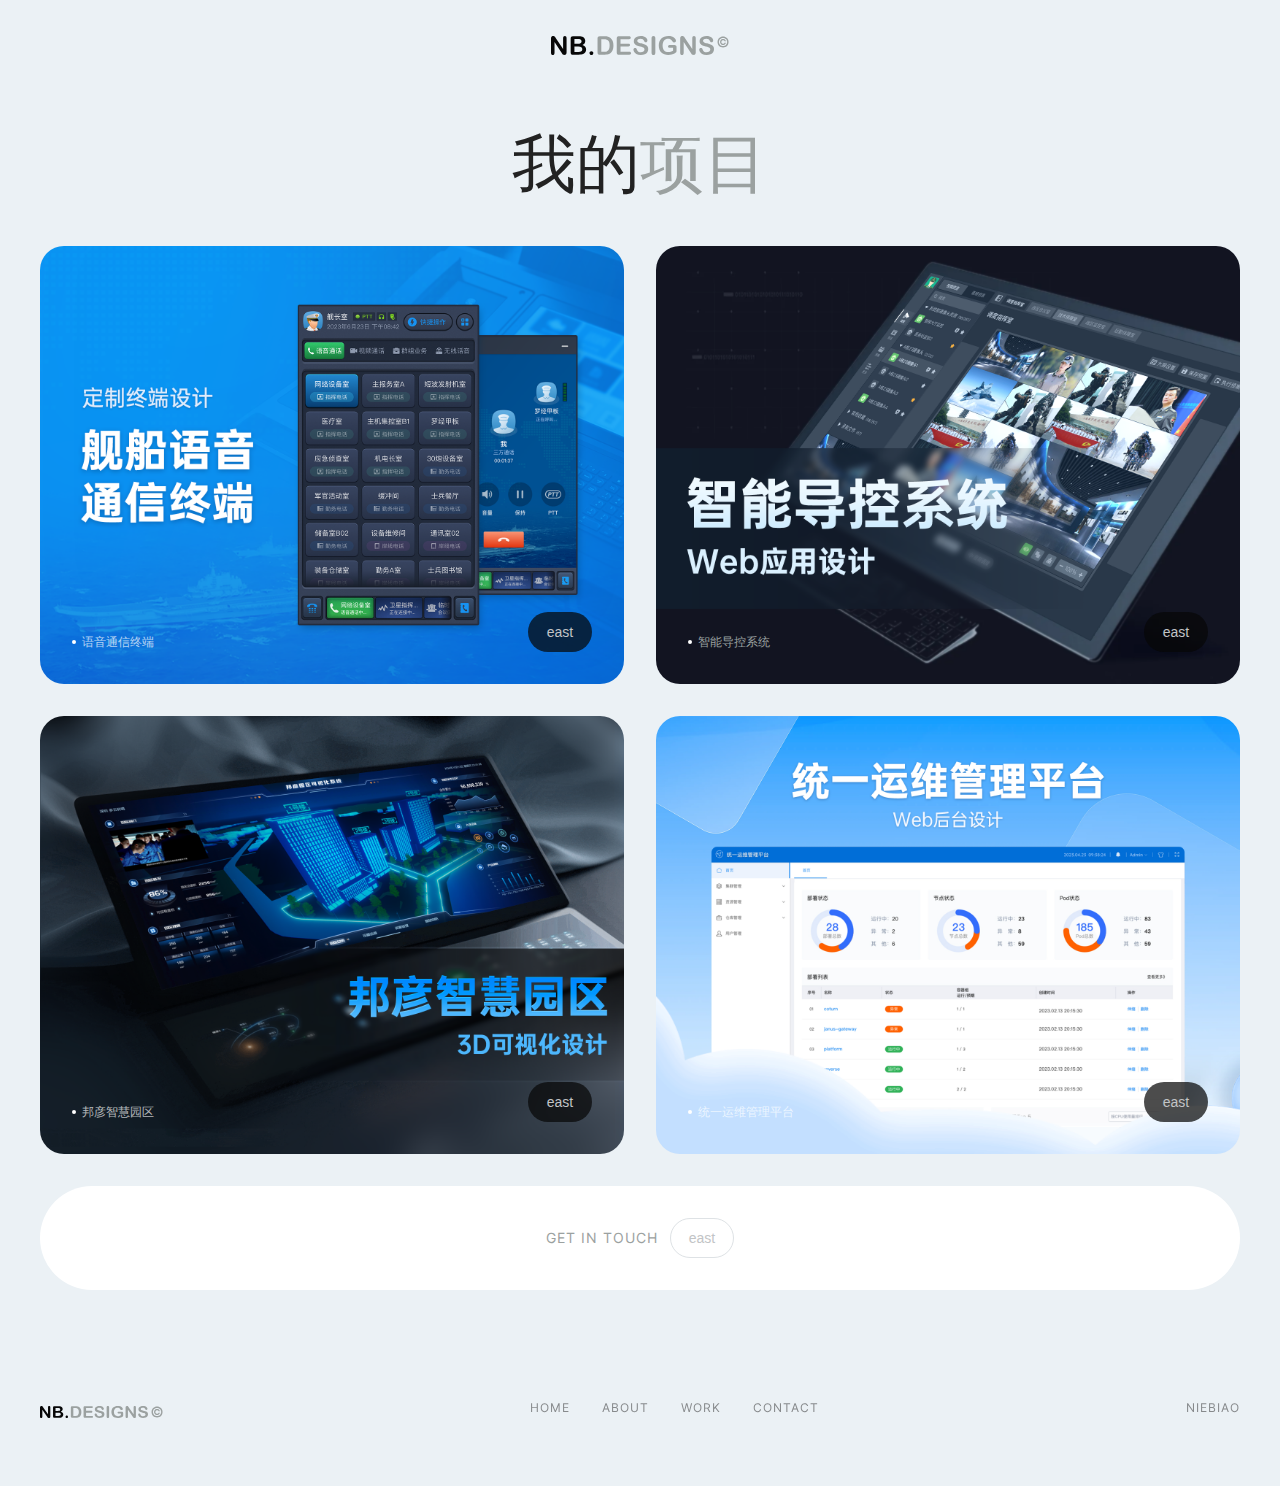
<file: projects.html>
<!DOCTYPE html>
<html data-wf-page="6526f09d3be13c204a126b71" data-wf-site="6526f09d3be13c204a126b74">
<head>
    <meta charset="utf-8">
    <title>NB.Designs - Projects</title>
    <meta content="个人站点" name="description">
    <!-- viewport用于控制网页在移动设备上的显示方式-->
    <meta content="width=device-width, initial-scale=1" name="viewport">

    <!-- 引入CSS样式表 -->
    <link href="static/css/niebiao.web.f3ca25b67.css" rel="stylesheet" type="text/css">

    <!-- 检测是否支持触控-->
    <script type="text/javascript">
        !function (o, c) {
            var n = c.documentElement, t = " w-mod-";
            n.className += t + "js", ("ontouchstart" in o || o.DocumentTouch && c instanceof DocumentTouch) && (n.className += t + "touch")
        }(window, document);
    </script>

    <!-- 指定网站的快捷方式图标 -->
    <link href="static/image/favicon.svg"
          rel="shortcut icon" type="image/x-icon">
    <!-- 指定网站的苹果设备主屏幕图标 -->
    <link href="static/image/webclip.svg"
          rel="apple-touch-icon">
</head>

<body>
<!-- 主内容区域 -->
<div class="page-wrapper">
    <!-- 顶部导航栏 -->
    <nav class="navigation">
        <!-- 指向首页 -->
        <a href="index.html" class="brand-link w-inline-block">
            <div class="brand-flex">
                <!-- logo图片 -->
                <img src="static/picture/653182418afc36d534684b62_logo.svg"
                     loading="lazy"
                     alt="Logo — 网站标识"
                     class="logo">
                <!-- 版权©️图标 -->
                <img
                    src="static/picture/65318290faf76efba37a0d2e_copyright.svg"
                    loading="lazy"
                    alt="Copyright Icon — 版权©️图标"
                    class="copyright">
            </div>
        </a>
    </nav>


    <main class="main-wrapper">
        <!-- 头部区域 -->
        <header class="projects-hero-section">
            <div class="padding-global">
                <div class="container-large">
                    <div class="padding-top padding-xhuge">
                        <!-- 主标题居中对齐 -->
                        <h1 class="heading-style-h1 text-align-center">
                            我的<span class="text-color-gray">项目</span>
                        </h1>
                    </div>
                </div>
            </div>
        </header>

        <section class="projects-content-section">
            <div class="padding-global">
                <div class="container-large">
                    <div class="padding-bottom padding-large">
                        <!-- 动态列表容器 -->
                        <div class="padding-top padding-large">
                            <div class="w-dyn-list">
                                <!-- 项目网格列表 -->
                                <div role="list" class="projects-grid w-dyn-items">
                                    <!-- 第1个项目卡片 -->
                                    <div role="listitem" class="w-dyn-item">
                                        <!-- 项目链接，跳转页面 -->
                                        <a  data-w-id="e3f97f04-9574-42cf-2a1b-e6a788058a3f"
                                            href="project1.html"
                                            class="project-link w-inline-block">
                                            <!-- 延迟加载的项目图片，根据设备宽度选择合适的图像大小 -->
                                            <img loading="lazy"
                                                 alt="Royal"
                                                 src="static/picture/652a7ccab52b8f9549d809d2_a34f448f0abadb80f1e_3000.webp"
                                                 sizes="(max-width: 767px) 92vw, (max-width: 991px) 44vw, (max-width: 1439px) 46vw, 624px"
                                                 srcset="static/picture/652a7ccab52b8f9549d809d2_a34f448f0abadb80f1e_3000-p-500.webp   500w,
                                                         static/picture/652a7ccab52b8f9549d809d2_a34f448f0abadb80f1e_3000-p-800.webp   800w,
                                                         static/picture/652a7ccab52b8f9549d809d2_a34f448f0abadb80f1e_3000-p-1080.webp 1080w,
                                                         static/picture/652a7ccab52b8f9549d809d2_a34f448f0abadb80f1e_3000-p-1600.webp 1600w"
                                                 class="project-image">

                                            <div class="w-layout-grid project-grid">
                                                <!-- 卡片底部内容区 -->
                                                <div class="card-bottom-flex card-module">
                                                    <!-- 子标题栏 -->
                                                    <div class="subtitle-flex">
                                                        <div class="dot white"></div>
                                                        <!-- 显示项目名 -->
                                                        <div class="text-size-tiny text-style-allcaps text-color-white-70">语音通信终端</div>
                                                    </div>

                                                    <div class="arrow-item project">
                                                        <div class="arrow-card">east</div>
                                                    </div>
                                                </div>
                                            </div>
                                        </a>
                                    </div>

                                    <!-- 第2个项目卡片 -->
                                    <div role="listitem" class="w-dyn-item">
                                        <!-- 项目链接，跳转页面 -->
                                        <a  data-w-id="e3f97f04-9574-42cf-2a1b-e6a788058a3f"
                                            href="project2.html"
                                            class="project-link w-inline-block">
                                            <!-- 延迟加载的项目图片，根据设备宽度选择合适的图像大小 -->
                                            <img loading="lazy" alt="Crafty"
                                                 src="static/picture/652a82bd161daabd6bafa61a_c678b66073bf188bc8_3000.webp"
                                                 sizes="(max-width: 767px) 92vw, (max-width: 991px) 44vw, (max-width: 1439px) 46vw, 624px"
                                                 srcset="static/picture/652a82bd161daabd6bafa61a_c678b66073bf188bc8_3000-p-500.webp   500w,
                                                         static/picture/652a82bd161daabd6bafa61a_c678b66073bf188bc8_3000-p-800.webp   800w,
                                                         static/picture/652a82bd161daabd6bafa61a_c678b66073bf188bc8_3000-p-1080.webp 1080w,
                                                         static/picture/652a82bd161daabd6bafa61a_c678b66073bf188bc8_3000-p-1600.webp 1600w"
                                                 class="project-image">

                                        <div class="w-layout-grid project-grid">
                                            <!-- 卡片底部内容区 -->
                                            <div class="card-bottom-flex card-module">
                                                <!-- 子标题栏 -->
                                                <div class="subtitle-flex">
                                                    <div class="dot white"></div>
                                                    <!-- 显示项目名 -->
                                                    <div class="text-size-tiny text-style-allcaps ">智能导控系统</div>
                                                </div>
                                                <div class="arrow-item project">
                                                    <div class="arrow-card">east</div>
                                                </div>
                                            </div>
                                        </div>
                                    </a></div>

                                    <!-- 第3个项目卡片 -->
                                    <div role="listitem" class="w-dyn-item">
                                        <!-- 项目链接，跳转页面 -->
                                        <a  data-w-id="e3f97f04-9574-42cf-2a1b-e6a788058a3f"
                                            href="project3.html"
                                            class="project-link w-inline-block">
                                            <!-- 延迟加载的项目图片，根据设备宽度选择合适的图像大小 -->
                                            <img loading="lazy" alt="Blank"
                                                 src="static/picture/652a86ac29f6f7d9d2c10862_5bcdba43_Frame-49.webp"
                                                 sizes="(max-width: 767px) 92vw, (max-width: 991px) 44vw, (max-width: 1439px) 46vw, 624px"
                                                 srcset="static/picture/652a86ac29f6f7d9d2c10862_5bcdba43_Frame-49-p-500.webp 500w,
                                                         static/picture/652a86ac29f6f7d9d2c10862_5bcdba43_Frame-49-p-800.webp 800w,
                                                         static/picture/652a86ac29f6f7d9d2c10862_5bcdba43_Frame-49-p-1080.webp 1080w,
                                                         static/picture/652a86ac29f6f7d9d2c10862_5bcdba43_Frame-49-p-1600.webp 1600w"
                                                 class="project-image">

                                            <div class="w-layout-grid project-grid">
                                                <!-- 卡片底部内容区 -->
                                                <div class="card-bottom-flex card-module">
                                                    <!-- 子标题栏 -->
                                                    <div class="subtitle-flex">
                                                        <div class="dot white"></div>
                                                        <!-- 显示项目名 -->
                                                        <div class="text-size-tiny text-style-allcaps text-color-white-70">邦彦智慧园区</div>
                                                    </div>
                                                    <div class="arrow-item project">
                                                        <div class="arrow-card">east</div>
                                                    </div>
                                                </div>
                                            </div>
                                        </a>
                                    </div>

                                    <!-- 第4个项目卡片 -->
                                    <div role="listitem" class="w-dyn-item">
                                        <!-- 项目链接，跳转页面 -->
                                        <a  data-w-id="e3f97f04-9574-42cf-2a1b-e6a788058a3f"
                                            href="project4.html"
                                            class="project-link w-inline-block">
                                            <!-- 延迟加载的项目图片，根据设备宽度选择合适的图像大小 -->
                                            <img loading="lazy"
                                                 alt="Vision"
                                                 src="static/picture/652a7c68b62af154c40b88a4_ls-mockup-22.webp"
                                                 sizes="(max-width: 767px) 92vw, (max-width: 991px) 44vw, (max-width: 1439px) 46vw, 624px"
                                                 srcset="static/picture/652a7c68b62af154c40b88a4_ls-mockup-22-p-500.webp 500w,
                                                         static/picture/652a7c68b62af154c40b88a4_ls-mockup-22-p-800.webp 800w,
                                                         static/picture/652a7c68b62af154c40b88a4_ls-mockup-22-p-1080.webp 1080w,
                                                         static/picture/652a7c68b62af154c40b88a4_ls-mockup-22-p-1600.webp 1600w"
                                                 class="project-image">

                                            <div class="w-layout-grid project-grid">
                                                <!-- 卡片底部内容区 -->
                                                <div class="card-bottom-flex card-module">
                                                    <!-- 子标题栏 -->
                                                    <div class="subtitle-flex">
                                                        <div class="dot white"></div>
                                                        <!-- 显示项目名 -->
                                                        <div class="text-size-tiny text-style-allcaps text-color-white-70">统一运维管理平台</div>
                                                    </div>
                                                    <div class="arrow-item project">
                                                        <div class="arrow-card">east</div>
                                                    </div>
                                                </div>
                                            </div>
                                        </a>
                                    </div>
                                </div>
                            </div>
                        </div>

                        <!-- 联系 -->
                        <div class="margin-top margin-medium">
                            <a data-w-id="109d5082-74d7-2c14-f862-4b4641a2e3b7"
                               href="contact.html"
                               class="main-button w-inline-block">
                                <div class="button-flex">
                                    <div class="button-text">get in touch</div>
                                    <div class="arrow-item">
                                        <div class="arrow-card">east</div>
                                        <div style="-webkit-transform:translate3d(0, 0, 0) scale3d(0, 0, 1) rotateX(0) rotateY(0) rotateZ(0) skew(0, 0);-moz-transform:translate3d(0, 0, 0) scale3d(0, 0, 1) rotateX(0) rotateY(0) rotateZ(0) skew(0, 0);-ms-transform:translate3d(0, 0, 0) scale3d(0, 0, 1) rotateX(0) rotateY(0) rotateZ(0) skew(0, 0);transform:translate3d(0, 0, 0) scale3d(0, 0, 1) rotateX(0) rotateY(0) rotateZ(0) skew(0, 0)"
                                             class="arrow-bg">
                                        </div>
                                    </div>
                                </div>
                            </a>
                        </div>
                    </div>
                </div>
            </div>
        </section>
    </main>


    <footer>
        <div class="padding-global">
            <div class="container-large">
                <div class="footer-padding">
                    <div class="w-layout-grid footer-grid">
                        <!-- 品牌链接，点击返回首页 -->
                        <a href="index.html" class="brand-link w-inline-block">
                            <div class="brand-flex">
                                <!-- Logo图片 -->
                                <img src="static/picture/653182418afc36d534684b62_logo.svg" loading="lazy" alt="Logo — 网站标识" class="logo-mini">
                                <!-- 版权图标 -->
                                <img src="static/picture/65318290faf76efba37a0d2e_copyright.svg" loading="lazy" alt="Copyright Icon — 版权图标" class="copyright">
                            </div>
                        </a>

                        <!-- 页脚导航 -->
                        <div id="w-node-_57ca9c2b-67a5-16e0-a501-45b1c8a16166-c8a1615d" class="w-layout-hflex footer-flex">
                            <!-- 首页链接 -->
                            <a data-w-id="57ca9c2b-67a5-16e0-a501-45b1c8a16167" href="index.html" class="footer-nav-link w-inline-block">
                                <div class="footer-nav-text">home</div>
                                <div class="dot black"></div>
                            </a>

                            <!-- 关于页面 -->
                            <a data-w-id="57ca9c2b-67a5-16e0-a501-45b1c8a1616b" href="about.html" class="footer-nav-link w-inline-block">
                                <div class="footer-nav-text">about</div>
                                <div class="dot black"></div>
                            </a>

                            <!-- 项目页面（当前页面） -->
                            <a data-w-id="57ca9c2b-67a5-16e0-a501-45b1c8a1616f" href="" aria-current="page" class="footer-nav-link w-inline-block w--current">
                                <div class="footer-nav-text">work</div>
                                <div class="dot black"></div>
                            </a>

                            <!-- 服务页面 -->
<!--                            <a data-w-id="57ca9c2b-67a5-16e0-a501-45b1c8a16173" href="untitled.html" class="footer-nav-link w-inline-block">-->
<!--                                <div class="footer-nav-text">service</div>-->
<!--                                <div class="dot black"></div>-->
<!--                            </a>-->

                            <!-- 联系页面 -->
                            <a data-w-id="57ca9c2b-67a5-16e0-a501-45b1c8a16177" href="contact.html" class="footer-nav-link w-inline-block">
                                <div class="footer-nav-text">contact</div>
                                <div class="dot black"></div>
                            </a>
                        </div>

                        <!-- 外链未设置 -->
                        <a data-w-id="57ca9c2b-67a5-16e0-a501-45b1c8a1617b"
                           href=""
                           target="_blank"
                           class="footer-nav-link w-inline-block"
                        >
                            <div class="footer-nav-text">NieBiao</div>
                            <div class="dot black"></div>
                        </a>
                    </div>
                </div>
            </div>
        </div>
    </footer>

</div>
<script src="static/js/jquery-3.5.1.min.dc5e7f18c8.js" type="text/javascript"
        integrity="sha256-9/aliU8dGd2tb6OSsuzixeV4y/faTqgFtohetphbbj0=" crossorigin="anonymous"></script>

<script src="static/js/webflow.b99ccbe45.js" type="text/javascript"></script>
</body>
</html>
</file>
<file: static/css/niebiao.web.f3ca25b67.css>
html {
  -ms-text-size-adjust: 100%;
  -webkit-text-size-adjust: 100%;
  font-family: sans-serif;
}

body {
  margin: 0;
}

article, aside, details, figcaption, figure, footer, header, hgroup, main, menu, nav, section, summary {
  display: block;
}

audio, canvas, progress, video {
  vertical-align: baseline;
  display: inline-block;
}

audio:not([controls]) {
  height: 0;
  display: none;
}

[hidden], template {
  display: none;
}

a {
  background-color: rgba(0, 0, 0, 0);
}

a:active, a:hover {
  outline: 0;
}

abbr[title] {
  border-bottom: 1px dotted;
}

b, strong {
  font-weight: bold;
  font-weight: 600;
}

dfn {
  font-style: italic;
}

h1 {
  margin: .67em 0;
  font-size: 2em;
}

mark {
  color: #000;
  background: #ff0;
}

small {
  font-size: 80%;
}

sub, sup {
  vertical-align: baseline;
  font-size: 75%;
  line-height: 0;
  position: relative;
}

sup {
  top: -.5em;
}

sub {
  bottom: -.25em;
}

img {
  border: 0;
}

svg:not(:root) {
  overflow: hidden;
}

figure {
  margin: 1em 40px;
}

hr {
  box-sizing: content-box;
  height: 0;
}

pre {
  overflow: auto;
}

code, kbd, pre, samp {
  font-family: monospace;
  font-size: 1em;
}

button, input, optgroup, select, textarea {
  color: inherit;
  font: inherit;
  margin: 0;
}

button {
  overflow: visible;
}

button, select {
  text-transform: none;
}

button, html input[type="button"], input[type="reset"] {
  -webkit-appearance: button;
  cursor: pointer;
}

button[disabled], html input[disabled] {
  cursor: default;
}

button::-moz-focus-inner, input::-moz-focus-inner {
  border: 0;
  padding: 0;
}

input {
  line-height: normal;
}

input[type="checkbox"], input[type="radio"] {
  box-sizing: border-box;
  padding: 0;
}

input[type="number"]::-webkit-inner-spin-button, input[type="number"]::-webkit-outer-spin-button {
  height: auto;
}

input[type="search"] {
  -webkit-appearance: none;
}

input[type="search"]::-webkit-search-cancel-button, input[type="search"]::-webkit-search-decoration {
  -webkit-appearance: none;
}

fieldset {
  border: 1px solid silver;
  margin: 0 2px;
  padding: .35em .625em .75em;
}

legend {
  border: 0;
  padding: 0;
}

textarea {
  overflow: auto;
}

optgroup {
  font-weight: bold;
}

table {
  border-collapse: collapse;
  border-spacing: 0;
}

td, th {
  padding: 0;
}

@font-face {
  font-family: webflow-icons;
  src: url("[data-uri]") format("truetype");
  font-weight: normal;
  font-style: normal;
}

[class^="w-icon-"], [class*=" w-icon-"] {
  speak: none;
  font-variant: normal;
  text-transform: none;
  -webkit-font-smoothing: antialiased;
  -moz-osx-font-smoothing: grayscale;
  font-style: normal;
  font-weight: normal;
  line-height: 1;
  font-family: webflow-icons !important;
}

.w-icon-slider-right:before {
  content: "";
}

.w-icon-slider-left:before {
  content: "";
}

.w-icon-nav-menu:before {
  content: "";
}

.w-icon-arrow-down:before, .w-icon-dropdown-toggle:before {
  content: "";
}

.w-icon-file-upload-remove:before {
  content: "";
}

.w-icon-file-upload-icon:before {
  content: "";
}

* {
  box-sizing: border-box;
}

html {
  height: 100%;
}

body {
  min-height: 100%;
  color: #333;
  background-color: #fff;
  margin: 0;
  font-family: Arial, sans-serif;
  font-size: 14px;
  line-height: 20px;
}

img {
  max-width: 100%;
  vertical-align: middle;
  display: inline-block;
}

html.w-mod-touch * {
  background-attachment: scroll !important;
}

.w-block {
  display: block;
}

.w-inline-block {
  max-width: 100%;
  display: inline-block;
}

.w-clearfix:before, .w-clearfix:after {
  content: " ";
  grid-area: 1 / 1 / 2 / 2;
  display: table;
}

.w-clearfix:after {
  clear: both;
}

.w-hidden {
  display: none;
}

.w-button {
  color: #fff;
  line-height: inherit;
  cursor: pointer;
  background-color: #3898ec;
  border: 0;
  border-radius: 0;
  padding: 9px 15px;
  text-decoration: none;
  display: inline-block;
}

input.w-button {
  -webkit-appearance: button;
}

html[data-w-dynpage] [data-w-cloak] {
  color: rgba(0, 0, 0, 0) !important;
}

.w-code-block {
  margin: unset;
}

pre.w-code-block code {
  all: inherit;
}

.w-webflow-badge, .w-webflow-badge * {
  z-index: auto;
  visibility: visible;
  box-sizing: border-box;
  width: auto;
  height: auto;
  max-height: none;
  max-width: none;
  min-height: 0;
  min-width: 0;
  float: none;
  clear: none;
  box-shadow: none;
  opacity: 1;
  direction: ltr;
  font-family: inherit;
  font-weight: inherit;
  color: inherit;
  font-size: inherit;
  line-height: inherit;
  font-style: inherit;
  font-variant: inherit;
  text-align: inherit;
  letter-spacing: inherit;
  -webkit-text-decoration: inherit;
  text-decoration: inherit;
  text-indent: 0;
  text-transform: inherit;
  text-shadow: none;
  font-smoothing: auto;
  vertical-align: baseline;
  cursor: inherit;
  white-space: inherit;
  word-break: normal;
  word-spacing: normal;
  word-wrap: normal;
  background: none;
  border: 0 rgba(0, 0, 0, 0);
  border-radius: 0;
  margin: 0;
  padding: 0;
  list-style-type: disc;
  transition: none;
  display: block;
  position: static;
  top: auto;
  bottom: auto;
  left: auto;
  right: auto;
  overflow: visible;
  transform: none;
}

.w-webflow-badge {
  white-space: nowrap;
  cursor: pointer;
  box-shadow: 0 0 0 1px rgba(0, 0, 0, .1), 0 1px 3px rgba(0, 0, 0, .1);
  visibility: visible !important;
  z-index: 2147483647 !important;
  color: #aaadb0 !important;
  opacity: 1 !important;
  width: auto !important;
  height: auto !important;
  background-color: #fff !important;
  border-radius: 3px !important;
  margin: 0 !important;
  padding: 6px !important;
  font-size: 12px !important;
  line-height: 14px !important;
  text-decoration: none !important;
  display: inline-block !important;
  position: fixed !important;
  top: auto !important;
  bottom: 12px !important;
  left: auto !important;
  right: 12px !important;
  overflow: visible !important;
  transform: none !important;
}

.w-webflow-badge > img {
  visibility: visible !important;
  opacity: 1 !important;
  vertical-align: middle !important;
  display: inline-block !important;
}

h1, h2, h3, h4, h5, h6 {
  margin-bottom: 10px;
  font-weight: bold;
}

h1 {
  margin-top: 20px;
  font-size: 38px;
  line-height: 44px;
}

h2 {
  margin-top: 20px;
  font-size: 32px;
  line-height: 36px;
}

h3 {
  margin-top: 20px;
  font-size: 24px;
  line-height: 30px;
}

h4 {
  margin-top: 10px;
  font-size: 18px;
  line-height: 24px;
}

h5 {
  margin-top: 10px;
  font-size: 14px;
  line-height: 20px;
}

h6 {
  margin-top: 10px;
  font-size: 12px;
  line-height: 18px;
}

p {
  margin-top: 0;
  margin-bottom: 10px;
}

blockquote {
  border-left: 5px solid #e2e2e2;
  margin: 0 0 10px;
  padding: 10px 20px;
  font-size: 18px;
  line-height: 22px;
}

figure {
  margin: 0 0 10px;
}

figcaption {
  text-align: center;
  margin-top: 5px;
}

ul, ol {
  margin-top: 0;
  margin-bottom: 10px;
  padding-left: 40px;
}

.w-list-unstyled {
  padding-left: 0;
  list-style: none;
}

.w-embed:before, .w-embed:after {
  content: " ";
  grid-area: 1 / 1 / 2 / 2;
  display: table;
}

.w-embed:after {
  clear: both;
}

.w-video {
  width: 100%;
  padding: 0;
  position: relative;
}

.w-video iframe, .w-video object, .w-video embed {
  width: 100%;
  height: 100%;
  border: none;
  position: absolute;
  top: 0;
  left: 0;
}

fieldset {
  border: 0;
  margin: 0;
  padding: 0;
}

button, [type="button"], [type="reset"] {
  cursor: pointer;
  -webkit-appearance: button;
  border: 0;
}

.w-form {
  margin: 0 0 15px;
}

.w-form-done {
  text-align: center;
  background-color: #ddd;
  padding: 20px;
  display: none;
}

.w-form-fail {
  background-color: #ffdede;
  margin-top: 10px;
  padding: 10px;
  display: none;
}

label {
  margin-bottom: 5px;
  font-weight: bold;
  display: block;
}

.w-input, .w-select {
  width: 100%;
  height: 38px;
  color: #333;
  vertical-align: middle;
  background-color: #fff;
  border: 1px solid #ccc;
  margin-bottom: 10px;
  padding: 8px 12px;
  font-size: 14px;
  line-height: 1.42857;
  display: block;
}

.w-input:-moz-placeholder, .w-select:-moz-placeholder {
  color: #999;
}

.w-input::-moz-placeholder, .w-select::-moz-placeholder {
  color: #999;
  opacity: 1;
}

.w-input::-webkit-input-placeholder, .w-select::-webkit-input-placeholder {
  color: #999;
}

.w-input:focus, .w-select:focus {
  border-color: #3898ec;
  outline: 0;
}

.w-input[disabled], .w-select[disabled], .w-input[readonly], .w-select[readonly], fieldset[disabled] .w-input, fieldset[disabled] .w-select {
  cursor: not-allowed;
}

.w-input[disabled]:not(.w-input-disabled), .w-select[disabled]:not(.w-input-disabled), .w-input[readonly], .w-select[readonly], fieldset[disabled]:not(.w-input-disabled) .w-input, fieldset[disabled]:not(.w-input-disabled) .w-select {
  background-color: #eee;
}

textarea.w-input, textarea.w-select {
  height: auto;
}

.w-select {
  background-color: #f3f3f3;
}

.w-select[multiple] {
  height: auto;
}

.w-form-label {
  cursor: pointer;
  margin-bottom: 0;
  font-weight: normal;
  display: inline-block;
}

.w-radio {
  margin-bottom: 5px;
  padding-left: 20px;
  display: block;
}

.w-radio:before, .w-radio:after {
  content: " ";
  grid-area: 1 / 1 / 2 / 2;
  display: table;
}

.w-radio:after {
  clear: both;
}

.w-radio-input {
  float: left;
  margin: 3px 0 0 -20px;
  line-height: normal;
}

.w-file-upload {
  margin-bottom: 10px;
  display: block;
}

.w-file-upload-input {
  width: .1px;
  height: .1px;
  opacity: 0;
  z-index: -100;
  position: absolute;
  overflow: hidden;
}

.w-file-upload-default, .w-file-upload-uploading, .w-file-upload-success {
  color: #333;
  display: inline-block;
}

.w-file-upload-error {
  margin-top: 10px;
  display: block;
}

.w-file-upload-default.w-hidden, .w-file-upload-uploading.w-hidden, .w-file-upload-error.w-hidden, .w-file-upload-success.w-hidden {
  display: none;
}

.w-file-upload-uploading-btn {
  cursor: pointer;
  background-color: #fafafa;
  border: 1px solid #ccc;
  margin: 0;
  padding: 8px 12px;
  font-size: 14px;
  font-weight: normal;
  display: flex;
}

.w-file-upload-file {
  background-color: #fafafa;
  border: 1px solid #ccc;
  flex-grow: 1;
  justify-content: space-between;
  margin: 0;
  padding: 8px 9px 8px 11px;
  display: flex;
}

.w-file-upload-file-name {
  font-size: 14px;
  font-weight: normal;
  display: block;
}

.w-file-remove-link {
  width: auto;
  height: auto;
  cursor: pointer;
  margin-top: 3px;
  margin-left: 10px;
  padding: 3px;
  display: block;
}

.w-icon-file-upload-remove {
  margin: auto;
  font-size: 10px;
}

.w-file-upload-error-msg {
  color: #ea384c;
  padding: 2px 0;
  display: inline-block;
}

.w-file-upload-info {
  padding: 0 12px;
  line-height: 38px;
  display: inline-block;
}

.w-file-upload-label {
  cursor: pointer;
  background-color: #fafafa;
  border: 1px solid #ccc;
  margin: 0;
  padding: 8px 12px;
  font-size: 14px;
  font-weight: normal;
  display: inline-block;
}

.w-icon-file-upload-icon, .w-icon-file-upload-uploading {
  width: 20px;
  margin-right: 8px;
  display: inline-block;
}

.w-icon-file-upload-uploading {
  height: 20px;
}

.w-container {
  max-width: 940px;
  margin-left: auto;
  margin-right: auto;
}

.w-container:before, .w-container:after {
  content: " ";
  grid-area: 1 / 1 / 2 / 2;
  display: table;
}

.w-container:after {
  clear: both;
}

.w-container .w-row {
  margin-left: -10px;
  margin-right: -10px;
}

.w-row:before, .w-row:after {
  content: " ";
  grid-area: 1 / 1 / 2 / 2;
  display: table;
}

.w-row:after {
  clear: both;
}

.w-row .w-row {
  margin-left: 0;
  margin-right: 0;
}

.w-col {
  float: left;
  width: 100%;
  min-height: 1px;
  padding-left: 10px;
  padding-right: 10px;
  position: relative;
}

.w-col .w-col {
  padding-left: 0;
  padding-right: 0;
}

.w-col-1 {
  width: 8.33333%;
}

.w-col-2 {
  width: 16.6667%;
}

.w-col-3 {
  width: 25%;
}

.w-col-4 {
  width: 33.3333%;
}

.w-col-5 {
  width: 41.6667%;
}

.w-col-6 {
  width: 50%;
}

.w-col-7 {
  width: 58.3333%;
}

.w-col-8 {
  width: 66.6667%;
}

.w-col-9 {
  width: 75%;
}

.w-col-10 {
  width: 83.3333%;
}

.w-col-11 {
  width: 91.6667%;
}

.w-col-12 {
  width: 100%;
}

.w-hidden-main {
  display: none !important;
}

@media screen and (max-width: 991px) {
  .w-container {
    max-width: 728px;
  }

  .w-hidden-main {
    display: inherit !important;
  }

  .w-hidden-medium {
    display: none !important;
  }

  .w-col-medium-1 {
    width: 8.33333%;
  }

  .w-col-medium-2 {
    width: 16.6667%;
  }

  .w-col-medium-3 {
    width: 25%;
  }

  .w-col-medium-4 {
    width: 33.3333%;
  }

  .w-col-medium-5 {
    width: 41.6667%;
  }

  .w-col-medium-6 {
    width: 50%;
  }

  .w-col-medium-7 {
    width: 58.3333%;
  }

  .w-col-medium-8 {
    width: 66.6667%;
  }

  .w-col-medium-9 {
    width: 75%;
  }

  .w-col-medium-10 {
    width: 83.3333%;
  }

  .w-col-medium-11 {
    width: 91.6667%;
  }

  .w-col-medium-12 {
    width: 100%;
  }

  .w-col-stack {
    width: 100%;
    left: auto;
    right: auto;
  }
}

@media screen and (max-width: 767px) {
  .w-hidden-main, .w-hidden-medium {
    display: inherit !important;
  }

  .w-hidden-small {
    display: none !important;
  }

  .w-row, .w-container .w-row {
    margin-left: 0;
    margin-right: 0;
  }

  .w-col {
    width: 100%;
    left: auto;
    right: auto;
  }

  .w-col-small-1 {
    width: 8.33333%;
  }

  .w-col-small-2 {
    width: 16.6667%;
  }

  .w-col-small-3 {
    width: 25%;
  }

  .w-col-small-4 {
    width: 33.3333%;
  }

  .w-col-small-5 {
    width: 41.6667%;
  }

  .w-col-small-6 {
    width: 50%;
  }

  .w-col-small-7 {
    width: 58.3333%;
  }

  .w-col-small-8 {
    width: 66.6667%;
  }

  .w-col-small-9 {
    width: 75%;
  }

  .w-col-small-10 {
    width: 83.3333%;
  }

  .w-col-small-11 {
    width: 91.6667%;
  }

  .w-col-small-12 {
    width: 100%;
  }
}

@media screen and (max-width: 479px) {
  .w-container {
    max-width: none;
  }

  .w-hidden-main, .w-hidden-medium, .w-hidden-small {
    display: inherit !important;
  }

  .w-hidden-tiny {
    display: none !important;
  }

  .w-col {
    width: 100%;
  }

  .w-col-tiny-1 {
    width: 8.33333%;
  }

  .w-col-tiny-2 {
    width: 16.6667%;
  }

  .w-col-tiny-3 {
    width: 25%;
  }

  .w-col-tiny-4 {
    width: 33.3333%;
  }

  .w-col-tiny-5 {
    width: 41.6667%;
  }

  .w-col-tiny-6 {
    width: 50%;
  }

  .w-col-tiny-7 {
    width: 58.3333%;
  }

  .w-col-tiny-8 {
    width: 66.6667%;
  }

  .w-col-tiny-9 {
    width: 75%;
  }

  .w-col-tiny-10 {
    width: 83.3333%;
  }

  .w-col-tiny-11 {
    width: 91.6667%;
  }

  .w-col-tiny-12 {
    width: 100%;
  }
}

.w-widget {
  position: relative;
}

.w-widget-map {
  width: 100%;
  height: 400px;
}

.w-widget-map label {
  width: auto;
  display: inline;
}

.w-widget-map img {
  max-width: inherit;
}

.w-widget-map .gm-style-iw {
  text-align: center;
}

.w-widget-map .gm-style-iw > button {
  display: none !important;
}

.w-widget-twitter {
  overflow: hidden;
}

.w-widget-twitter-count-shim {
  vertical-align: top;
  width: 28px;
  height: 20px;
  text-align: center;
  background: #fff;
  border: 1px solid #758696;
  border-radius: 3px;
  display: inline-block;
  position: relative;
}

.w-widget-twitter-count-shim * {
  pointer-events: none;
  -webkit-user-select: none;
  -ms-user-select: none;
  user-select: none;
}

.w-widget-twitter-count-shim .w-widget-twitter-count-inner {
  text-align: center;
  color: #999;
  font-family: serif;
  font-size: 15px;
  line-height: 12px;
  position: relative;
}

.w-widget-twitter-count-shim .w-widget-twitter-count-clear {
  display: block;
  position: relative;
}

.w-widget-twitter-count-shim.w--large {
  width: 36px;
  height: 28px;
}

.w-widget-twitter-count-shim.w--large .w-widget-twitter-count-inner {
  font-size: 18px;
  line-height: 18px;
}

.w-widget-twitter-count-shim:not(.w--vertical) {
  margin-left: 5px;
  margin-right: 8px;
}

.w-widget-twitter-count-shim:not(.w--vertical).w--large {
  margin-left: 6px;
}

.w-widget-twitter-count-shim:not(.w--vertical):before, .w-widget-twitter-count-shim:not(.w--vertical):after {
  content: " ";
  height: 0;
  width: 0;
  pointer-events: none;
  border: solid rgba(0, 0, 0, 0);
  position: absolute;
  top: 50%;
  left: 0;
}

.w-widget-twitter-count-shim:not(.w--vertical):before {
  border-width: 4px;
  border-color: rgba(117, 134, 150, 0) #5d6c7b rgba(117, 134, 150, 0) rgba(117, 134, 150, 0);
  margin-top: -4px;
  margin-left: -9px;
}

.w-widget-twitter-count-shim:not(.w--vertical).w--large:before {
  border-width: 5px;
  margin-top: -5px;
  margin-left: -10px;
}

.w-widget-twitter-count-shim:not(.w--vertical):after {
  border-width: 4px;
  border-color: rgba(255, 255, 255, 0) #fff rgba(255, 255, 255, 0) rgba(255, 255, 255, 0);
  margin-top: -4px;
  margin-left: -8px;
}

.w-widget-twitter-count-shim:not(.w--vertical).w--large:after {
  border-width: 5px;
  margin-top: -5px;
  margin-left: -9px;
}

.w-widget-twitter-count-shim.w--vertical {
  width: 61px;
  height: 33px;
  margin-bottom: 8px;
}

.w-widget-twitter-count-shim.w--vertical:before, .w-widget-twitter-count-shim.w--vertical:after {
  content: " ";
  height: 0;
  width: 0;
  pointer-events: none;
  border: solid rgba(0, 0, 0, 0);
  position: absolute;
  top: 100%;
  left: 50%;
}

.w-widget-twitter-count-shim.w--vertical:before {
  border-width: 5px;
  border-color: #5d6c7b rgba(117, 134, 150, 0) rgba(117, 134, 150, 0);
  margin-left: -5px;
}

.w-widget-twitter-count-shim.w--vertical:after {
  border-width: 4px;
  border-color: #fff rgba(255, 255, 255, 0) rgba(255, 255, 255, 0);
  margin-left: -4px;
}

.w-widget-twitter-count-shim.w--vertical .w-widget-twitter-count-inner {
  font-size: 18px;
  line-height: 22px;
}

.w-widget-twitter-count-shim.w--vertical.w--large {
  width: 76px;
}

.w-background-video {
  height: 500px;
  color: #fff;
  position: relative;
  overflow: hidden;
}

.w-background-video > video {
  width: 100%;
  height: 100%;
  object-fit: cover;
  z-index: -100;
  background-position: 50%;
  background-size: cover;
  margin: auto;
  position: absolute;
  top: -100%;
  bottom: -100%;
  left: -100%;
  right: -100%;
}

.w-background-video > video::-webkit-media-controls-start-playback-button {
  -webkit-appearance: none;
  display: none !important;
}

.w-background-video--control {
  background-color: rgba(0, 0, 0, 0);
  padding: 0;
  position: absolute;
  bottom: 1em;
  right: 1em;
}

.w-background-video--control > [hidden] {
  display: none !important;
}

.w-slider {
  height: 300px;
  text-align: center;
  clear: both;
  -webkit-tap-highlight-color: rgba(0, 0, 0, 0);
  tap-highlight-color: rgba(0, 0, 0, 0);
  background: #ddd;
  position: relative;
}

.w-slider-mask {
  z-index: 1;
  height: 100%;
  white-space: nowrap;
  display: block;
  position: relative;
  left: 0;
  right: 0;
  overflow: hidden;
}

.w-slide {
  vertical-align: top;
  width: 100%;
  height: 100%;
  white-space: normal;
  text-align: left;
  display: inline-block;
  position: relative;
}

.w-slider-nav {
  z-index: 2;
  height: 40px;
  text-align: center;
  -webkit-tap-highlight-color: rgba(0, 0, 0, 0);
  tap-highlight-color: rgba(0, 0, 0, 0);
  margin: auto;
  padding-top: 10px;
  position: absolute;
  top: auto;
  bottom: 0;
  left: 0;
  right: 0;
}

.el-backtop {
  position: fixed;
  background-color: #fff;
  width: 40px;
  height: 40px;
  border-radius: 50%;
  display: -webkit-box;
  display: -ms-flexbox;
  display: flex;
  -webkit-box-align: center;
  -ms-flex-align: center;
  align-items: center;
  -webkit-box-pack: center;
  -ms-flex-pack: center;
  justify-content: center;
  font-size: 20px;
  -webkit-box-shadow: 0 0 6px rgba(0,0,0,.12);
  box-shadow: 0 0 6px rgba(0,0,0,.12);
  cursor: pointer;
  z-index: 5;
  bottom: 36px;
  right: 36px;
}

.hidden {
  display: none;
}



.w-slider-nav.w-round > div {
  border-radius: 100%;
}

.w-slider-nav.w-num > div {
  width: auto;
  height: auto;
  font-size: inherit;
  line-height: inherit;
  padding: .2em .5em;
}

.w-slider-nav.w-shadow > div {
  box-shadow: 0 0 3px rgba(51, 51, 51, .4);
}

.w-slider-nav-invert {
  color: #fff;
}

.w-slider-nav-invert > div {
  background-color: rgba(34, 34, 34, .4);
}

.w-slider-nav-invert > div.w-active {
  background-color: #222;
}

.w-slider-dot {
  width: 1em;
  height: 1em;
  cursor: pointer;
  background-color: rgba(255, 255, 255, .4);
  margin: 0 3px .5em;
  transition: background-color .1s, color .1s;
  display: inline-block;
  position: relative;
}

.w-slider-dot.w-active {
  background-color: #fff;
}

.w-slider-dot:focus {
  outline: none;
  box-shadow: 0 0 0 2px #fff;
}

.w-slider-dot:focus.w-active {
  box-shadow: none;
}

.w-slider-arrow-left, .w-slider-arrow-right {
  width: 80px;
  cursor: pointer;
  color: #fff;
  -webkit-tap-highlight-color: rgba(0, 0, 0, 0);
  tap-highlight-color: rgba(0, 0, 0, 0);
  -webkit-user-select: none;
  -ms-user-select: none;
  user-select: none;
  margin: auto;
  font-size: 40px;
  position: absolute;
  top: 0;
  bottom: 0;
  left: 0;
  right: 0;
  overflow: hidden;
}

.w-slider-arrow-left [class^="w-icon-"], .w-slider-arrow-right [class^="w-icon-"], .w-slider-arrow-left [class*=" w-icon-"], .w-slider-arrow-right [class*=" w-icon-"] {
  position: absolute;
}

.w-slider-arrow-left:focus, .w-slider-arrow-right:focus {
  outline: 0;
}

.w-slider-arrow-left {
  z-index: 3;
  right: auto;
}

.w-slider-arrow-right {
  z-index: 4;
  left: auto;
}

.w-icon-slider-left, .w-icon-slider-right {
  width: 1em;
  height: 1em;
  margin: auto;
  top: 0;
  bottom: 0;
  left: 0;
  right: 0;
}

.w-slider-aria-label {
  clip: rect(0 0 0 0);
  height: 1px;
  width: 1px;
  border: 0;
  margin: -1px;
  padding: 0;
  position: absolute;
  overflow: hidden;
}

.w-slider-force-show {
  display: block !important;
}

.w-dropdown {
  text-align: left;
  z-index: 900;
  margin-left: auto;
  margin-right: auto;
  display: inline-block;
  position: relative;
}

.w-dropdown-btn, .w-dropdown-toggle, .w-dropdown-link {
  vertical-align: top;
  color: #222;
  text-align: left;
  white-space: nowrap;
  margin-left: auto;
  margin-right: auto;
  padding: 20px;
  text-decoration: none;
  position: relative;
}

.w-dropdown-toggle {
  -webkit-user-select: none;
  -ms-user-select: none;
  user-select: none;
  cursor: pointer;
  padding-right: 40px;
  display: inline-block;
}

.w-dropdown-toggle:focus {
  outline: 0;
}

.w-icon-dropdown-toggle {
  width: 1em;
  height: 1em;
  margin: auto 20px auto auto;
  position: absolute;
  top: 0;
  bottom: 0;
  right: 0;
}

.w-dropdown-list {
  min-width: 100%;
  background: #ddd;
  display: none;
  position: absolute;
}

.w-dropdown-list.w--open {
  display: block;
}

.w-dropdown-link {
  color: #222;
  padding: 10px 20px;
  display: block;
}

.w-dropdown-link.w--current {
  color: #0082f3;
}

.w-dropdown-link:focus {
  outline: 0;
}

@media screen and (max-width: 767px) {
  .w-nav-brand {
    padding-left: 10px;
  }
}

.w-lightbox-backdrop {
  cursor: auto;
  letter-spacing: normal;
  text-indent: 0;
  text-shadow: none;
  text-transform: none;
  visibility: visible;
  white-space: normal;
  word-break: normal;
  word-spacing: normal;
  word-wrap: normal;
  color: #fff;
  text-align: center;
  z-index: 2000;
  opacity: 0;
  -webkit-user-select: none;
  -moz-user-select: none;
  -webkit-tap-highlight-color: transparent;
  background: rgba(0, 0, 0, .9);
  outline: 0;
  font-family: Helvetica Neue, Helvetica, Ubuntu, Segoe UI, Verdana, sans-serif;
  font-size: 17px;
  font-style: normal;
  font-weight: 300;
  line-height: 1.2;
  list-style: disc;
  position: fixed;
  top: 0;
  bottom: 0;
  left: 0;
  right: 0;
  -webkit-transform: translate(0);
}

.w-lightbox-backdrop, .w-lightbox-container {
  height: 100%;
  -webkit-overflow-scrolling: touch;
  overflow: auto;
}

.w-lightbox-content {
  height: 100vh;
  position: relative;
  overflow: hidden;
}

.w-lightbox-view {
  width: 100vw;
  height: 100vh;
  opacity: 0;
  position: absolute;
}

.w-lightbox-view:before {
  content: "";
  height: 100vh;
}

.w-lightbox-group, .w-lightbox-group .w-lightbox-view, .w-lightbox-group .w-lightbox-view:before {
  height: 86vh;
}

.w-lightbox-frame, .w-lightbox-view:before {
  vertical-align: middle;
  display: inline-block;
}

.w-lightbox-figure {
  margin: 0;
  position: relative;
}

.w-lightbox-group .w-lightbox-figure {
  cursor: pointer;
}

.w-lightbox-img {
  width: auto;
  height: auto;
  max-width: none;
}

.w-lightbox-image {
  float: none;
  max-width: 100vw;
  max-height: 100vh;
  display: block;
}

.w-lightbox-group .w-lightbox-image {
  max-height: 86vh;
}

.w-lightbox-caption {
  text-align: left;
  text-overflow: ellipsis;
  white-space: nowrap;
  background: rgba(0, 0, 0, .4);
  padding: .5em 1em;
  position: absolute;
  bottom: 0;
  left: 0;
  right: 0;
  overflow: hidden;
}

.w-lightbox-embed {
  width: 100%;
  height: 100%;
  position: absolute;
  top: 0;
  bottom: 0;
  left: 0;
  right: 0;
}

.w-lightbox-control {
  width: 4em;
  cursor: pointer;
  background-position: center;
  background-repeat: no-repeat;
  background-size: 24px;
  transition: all .3s;
  position: absolute;
  top: 0;
}

.w-lightbox-left {
  background-image: url("[data-uri]");
  display: none;
  bottom: 0;
  left: 0;
}

.w-lightbox-right {
  background-image: url("[data-uri]");
  display: none;
  bottom: 0;
  right: 0;
}

.w-lightbox-close {
  height: 2.6em;
  background-image: url("[data-uri]");
  background-size: 18px;
  right: 0;
}

.w-lightbox-strip {
  white-space: nowrap;
  padding: 0 1vh;
  line-height: 0;
  position: absolute;
  bottom: 0;
  left: 0;
  right: 0;
  overflow-x: auto;
  overflow-y: hidden;
}

.w-lightbox-item {
  width: 10vh;
  box-sizing: content-box;
  cursor: pointer;
  padding: 2vh 1vh;
  display: inline-block;
  -webkit-transform: translate3d(0, 0, 0);
}

.w-lightbox-active {
  opacity: .3;
}

.w-lightbox-thumbnail {
  height: 10vh;
  background: #222;
  position: relative;
  overflow: hidden;
}

.w-lightbox-thumbnail-image {
  position: absolute;
  top: 0;
  left: 0;
}

.w-lightbox-thumbnail .w-lightbox-tall {
  width: 100%;
  top: 50%;
  transform: translate(0, -50%);
}

.w-lightbox-thumbnail .w-lightbox-wide {
  height: 100%;
  left: 50%;
  transform: translate(-50%);
}

.w-lightbox-spinner {
  box-sizing: border-box;
  width: 40px;
  height: 40px;
  border: 5px solid rgba(0, 0, 0, .4);
  border-radius: 50%;
  margin-top: -20px;
  margin-left: -20px;
  animation: .8s linear infinite spin;
  position: absolute;
  top: 50%;
  left: 50%;
}

.w-lightbox-spinner:after {
  content: "";
  border: 3px solid rgba(0, 0, 0, 0);
  border-bottom-color: #fff;
  border-radius: 50%;
  position: absolute;
  top: -4px;
  bottom: -4px;
  left: -4px;
  right: -4px;
}

.w-lightbox-hide {
  display: none;
}

.w-lightbox-noscroll {
  overflow: hidden;
}

@media (min-width: 768px) {
  .w-lightbox-content {
    height: 96vh;
    margin-top: 2vh;
  }

  .w-lightbox-view, .w-lightbox-view:before {
    height: 96vh;
  }

  .w-lightbox-group, .w-lightbox-group .w-lightbox-view, .w-lightbox-group .w-lightbox-view:before {
    height: 84vh;
  }

  .w-lightbox-image {
    max-width: 96vw;
    max-height: 96vh;
  }

  .w-lightbox-group .w-lightbox-image {
    max-width: 82.3vw;
    max-height: 84vh;
  }

  .w-lightbox-left, .w-lightbox-right {
    opacity: .5;
    display: block;
  }

  .w-lightbox-close {
    opacity: .8;
  }

  .w-lightbox-control:hover {
    opacity: 1;
  }
}

.w-lightbox-inactive, .w-lightbox-inactive:hover {
  opacity: 0;
}

.w-richtext:before, .w-richtext:after {
  content: " ";
  grid-area: 1 / 1 / 2 / 2;
  display: table;
}

.w-richtext:after {
  clear: both;
}

.w-richtext[contenteditable="true"]:before, .w-richtext[contenteditable="true"]:after {
  white-space: initial;
}

.w-richtext ol, .w-richtext ul {
  overflow: hidden;
}

.w-richtext .w-richtext-figure-selected.w-richtext-figure-type-video div:after, .w-richtext .w-richtext-figure-selected[data-rt-type="video"] div:after, .w-richtext .w-richtext-figure-selected.w-richtext-figure-type-image div, .w-richtext .w-richtext-figure-selected[data-rt-type="image"] div {
  outline: 2px solid #2895f7;
}

.w-richtext figure.w-richtext-figure-type-video > div:after, .w-richtext figure[data-rt-type="video"] > div:after {
  content: "";
  display: none;
  position: absolute;
  top: 0;
  bottom: 0;
  left: 0;
  right: 0;
}

.w-richtext figure {
  max-width: 60%;
  position: relative;
}

.w-richtext figure > div:before {
  cursor: default !important;
}

.w-richtext figure img {
  width: 100%;
}

.w-richtext figure figcaption.w-richtext-figcaption-placeholder {
  opacity: .6;
}

.w-richtext figure div {
  color: rgba(0, 0, 0, 0);
  font-size: 0;
}

.w-richtext figure.w-richtext-figure-type-image, .w-richtext figure[data-rt-type="image"] {
  display: table;
}

.w-richtext figure.w-richtext-figure-type-image > div, .w-richtext figure[data-rt-type="image"] > div {
  display: inline-block;
}

.w-richtext figure.w-richtext-figure-type-image > figcaption, .w-richtext figure[data-rt-type="image"] > figcaption {
  caption-side: bottom;
  display: table-caption;
}

.w-richtext figure.w-richtext-figure-type-video, .w-richtext figure[data-rt-type="video"] {
  width: 60%;
  height: 0;
}

.w-richtext figure.w-richtext-figure-type-video iframe, .w-richtext figure[data-rt-type="video"] iframe {
  width: 100%;
  height: 100%;
  position: absolute;
  top: 0;
  left: 0;
}

.w-richtext figure.w-richtext-figure-type-video > div, .w-richtext figure[data-rt-type="video"] > div {
  width: 100%;
}

.w-richtext figure.w-richtext-align-center {
  clear: both;
  margin-left: auto;
  margin-right: auto;
}

.w-richtext figure.w-richtext-align-center.w-richtext-figure-type-image > div, .w-richtext figure.w-richtext-align-center[data-rt-type="image"] > div {
  max-width: 100%;
}

.w-richtext figure.w-richtext-align-normal {
  clear: both;
}

.w-richtext figure.w-richtext-align-fullwidth {
  width: 100%;
  max-width: 100%;
  text-align: center;
  clear: both;
  margin-left: auto;
  margin-right: auto;
  display: block;
}

.w-richtext figure.w-richtext-align-fullwidth > div {
  padding-bottom: inherit;
  display: inline-block;
}

.w-richtext figure.w-richtext-align-fullwidth > figcaption {
  display: block;
}

.w-richtext figure.w-richtext-align-floatleft {
  float: left;
  clear: none;
  margin-right: 15px;
}

.w-richtext figure.w-richtext-align-floatright {
  float: right;
  clear: none;
  margin-left: 15px;
}

.w-nav {
  z-index: 1000;
  background: #ddd;
  position: relative;
}

.w-nav:before, .w-nav:after {
  content: " ";
  grid-area: 1 / 1 / 2 / 2;
  display: table;
}

.w-nav:after {
  clear: both;
}

.w-nav-brand {
  float: left;
  color: #333;
  text-decoration: none;
  position: relative;
}

.w-nav-link {
  vertical-align: top;
  color: #222;
  text-align: left;
  margin-left: auto;
  margin-right: auto;
  padding: 20px;
  text-decoration: none;
  display: inline-block;
  position: relative;
}

.w-nav-link.w--current {
  color: #0082f3;
}

.w-nav-menu {
  float: right;
  position: relative;
}

[data-nav-menu-open] {
  text-align: center;
  min-width: 200px;
  background: #c8c8c8;
  position: absolute;
  top: 100%;
  left: 0;
  right: 0;
  overflow: visible;
  display: block !important;
}

.w--nav-link-open {
  display: block;
  position: relative;
}

.w-nav-overlay {
  width: 100%;
  display: none;
  position: absolute;
  top: 100%;
  left: 0;
  right: 0;
  overflow: hidden;
}

.w-nav-overlay [data-nav-menu-open] {
  top: 0;
}

.w-nav[data-animation="over-left"] .w-nav-overlay {
  width: auto;
}

.w-nav[data-animation="over-left"] .w-nav-overlay, .w-nav[data-animation="over-left"] [data-nav-menu-open] {
  z-index: 1;
  top: 0;
  right: auto;
}

.w-nav[data-animation="over-right"] .w-nav-overlay {
  width: auto;
}

.w-nav[data-animation="over-right"] .w-nav-overlay, .w-nav[data-animation="over-right"] [data-nav-menu-open] {
  z-index: 1;
  top: 0;
  left: auto;
}

.w-nav-button {
  float: right;
  cursor: pointer;
  -webkit-tap-highlight-color: rgba(0, 0, 0, 0);
  tap-highlight-color: rgba(0, 0, 0, 0);
  -webkit-user-select: none;
  -ms-user-select: none;
  user-select: none;
  padding: 18px;
  font-size: 24px;
  display: none;
  position: relative;
}

.w-nav-button:focus {
  outline: 0;
}

.w-nav-button.w--open {
  color: #fff;
  background-color: #c8c8c8;
}

.w-nav[data-collapse="all"] .w-nav-menu {
  display: none;
}

.w-nav[data-collapse="all"] .w-nav-button, .w--nav-dropdown-open, .w--nav-dropdown-toggle-open {
  display: block;
}

.w--nav-dropdown-list-open {
  position: static;
}

@media screen and (max-width: 991px) {
  .w-nav[data-collapse="medium"] .w-nav-menu {
    display: none;
  }

  .w-nav[data-collapse="medium"] .w-nav-button {
    display: block;
  }
}

@media screen and (max-width: 767px) {
  .w-nav[data-collapse="small"] .w-nav-menu {
    display: none;
  }

  .w-nav[data-collapse="small"] .w-nav-button {
    display: block;
  }

  .w-nav-brand {
    padding-left: 10px;
  }
}

@media screen and (max-width: 479px) {
  .w-nav[data-collapse="tiny"] .w-nav-menu {
    display: none;
  }

  .w-nav[data-collapse="tiny"] .w-nav-button {
    display: block;
  }
}

.w-tabs {
  position: relative;
}

.w-tabs:before, .w-tabs:after {
  content: " ";
  grid-area: 1 / 1 / 2 / 2;
  display: table;
}

.w-tabs:after {
  clear: both;
}

.w-tab-menu {
  position: relative;
}

.w-tab-link {
  vertical-align: top;
  text-align: left;
  cursor: pointer;
  color: #222;
  background-color: #ddd;
  padding: 9px 30px;
  text-decoration: none;
  display: inline-block;
  position: relative;
}

.w-tab-link.w--current {
  background-color: #c8c8c8;
}

.w-tab-link:focus {
  outline: 0;
}

.w-tab-content {
  display: block;
  position: relative;
  overflow: hidden;
}

.w-tab-pane {
  display: none;
  position: relative;
}

.w--tab-active {
  display: block;
}

@media screen and (max-width: 479px) {
  .w-tab-link {
    display: block;
  }
}

.w-ix-emptyfix:after {
  content: "";
}

@keyframes spin {
  0% {
    transform: rotate(0);
  }

  100% {
    transform: rotate(360deg);
  }
}

.w-dyn-empty {
  background-color: #ddd;
  padding: 10px;
}

.w-dyn-hide, .w-dyn-bind-empty, .w-condition-invisible {
  display: none !important;
}

.wf-layout-layout {
  display: grid;
}

:root {
  --white-smoke: #ebf1f5;
  --black: #222222;
  --text-gray: #9ba1a0;
  --white: white;
  --gainsboro: #dee2e5;
  --gray: #c2c4c6;
  --white-2: white;
  --black-2: black;
}

.w-layout-grid {
  grid-row-gap: 16px;
  grid-column-gap: 16px;
  grid-template-rows: auto auto;
  grid-template-columns: 1fr 1fr;
  grid-auto-columns: 1fr;
  display: grid;
}

.w-layout-hflex {
  flex-direction: row;
  align-items: flex-start;
  display: flex;
}

.w-commerce-commercecartwrapper {
  display: inline-block;
  position: relative;
}

.w-commerce-commercecartopenlink {
  color: #fff;
  cursor: pointer;
  -webkit-appearance: none;
  -ms-appearance: none;
  appearance: none;
  background-color: #3898ec;
  border-width: 0;
  border-radius: 0;
  align-items: center;
  padding: 9px 15px;
  text-decoration: none;
  display: flex;
}

.w-commerce-commercecartopenlinkicon {
  margin-right: 8px;
}

.w-commerce-commercecartopenlinkcount {
  height: 18px;
  min-width: 18px;
  color: #3898ec;
  text-align: center;
  background-color: #fff;
  border-radius: 9px;
  margin-left: 8px;
  padding-left: 6px;
  padding-right: 6px;
  font-size: 11px;
  font-weight: 700;
  line-height: 18px;
  display: inline-block;
}

.w-commerce-commercecartcontainerwrapper {
  z-index: 1001;
  background-color: rgba(0, 0, 0, .8);
  position: fixed;
  top: 0;
  bottom: 0;
  left: 0;
  right: 0;
}

.w-commerce-commercecartcontainerwrapper--cartType-modal {
  flex-direction: column;
  justify-content: center;
  align-items: center;
  display: flex;
}

.w-commerce-commercecartcontainerwrapper--cartType-leftSidebar {
  flex-direction: row;
  justify-content: flex-start;
  align-items: stretch;
  display: flex;
}

.w-commerce-commercecartcontainerwrapper--cartType-rightSidebar {
  flex-direction: row;
  justify-content: flex-end;
  align-items: stretch;
  display: flex;
}

.w-commerce-commercecartcontainerwrapper--cartType-leftDropdown {
  background-color: rgba(0, 0, 0, 0);
  position: absolute;
  top: 100%;
  bottom: auto;
  left: 0;
  right: auto;
}

.w-commerce-commercecartcontainerwrapper--cartType-rightDropdown {
  background-color: rgba(0, 0, 0, 0);
  position: absolute;
  top: 100%;
  bottom: auto;
  left: auto;
  right: 0;
}

.w-commerce-commercecartcontainer {
  width: 100%;
  max-width: 480px;
  min-width: 320px;
  background-color: #fff;
  flex-direction: column;
  display: flex;
  overflow: auto;
  box-shadow: 0 5px 25px rgba(0, 0, 0, .25);
}

.w-commerce-commercecartheader {
  border-bottom: 1px solid #e6e6e6;
  flex: none;
  justify-content: space-between;
  align-items: center;
  padding: 16px 24px;
  display: flex;
  position: relative;
}

.w-commerce-commercecartheading {
  margin-top: 0;
  margin-bottom: 0;
  padding-left: 0;
  padding-right: 0;
}

.w-commerce-commercecartcloselink {
  width: 16px;
  height: 16px;
}

.w-commerce-commercecartformwrapper {
  flex-direction: column;
  flex: 1;
  display: flex;
}

.w-commerce-commercecartform {
  flex-direction: column;
  flex: 1;
  justify-content: flex-start;
  display: flex;
}

.w-commerce-commercecartlist {
  -webkit-overflow-scrolling: touch;
  flex: 1;
  padding: 12px 24px;
  overflow: auto;
}

.w-commerce-commercecartitem {
  align-items: flex-start;
  padding-top: 12px;
  padding-bottom: 12px;
  display: flex;
}

.w-commerce-commercecartitemimage {
  width: 60px;
  height: 0%;
}

.w-commerce-commercecartiteminfo {
  flex-direction: column;
  flex: 1;
  margin-left: 16px;
  margin-right: 16px;
  display: flex;
}

.w-commerce-commercecartproductname {
  font-weight: 700;
}

.w-commerce-commercecartoptionlist {
  margin-bottom: 0;
  padding-left: 0;
  text-decoration: none;
  list-style-type: none;
}

.w-commerce-commercecartquantity {
  height: 38px;
  width: 60px;
  -webkit-appearance: none;
  -ms-appearance: none;
  appearance: none;
  background-color: #fafafa;
  border: 1px solid #ddd;
  border-radius: 3px;
  margin-bottom: 10px;
  padding: 8px 6px 8px 12px;
  line-height: 20px;
  display: block;
}

.w-commerce-commercecartquantity::-ms-input-placeholder {
  color: #999;
}

.w-commerce-commercecartquantity::placeholder {
  color: #999;
}

.w-commerce-commercecartquantity:focus {
  border-color: #3898ec;
  outline-style: none;
}

.w-commerce-commercecartfooter {
  border-top: 1px solid #e6e6e6;
  flex-direction: column;
  flex: none;
  padding: 16px 24px 24px;
  display: flex;
}

.w-commerce-commercecartlineitem {
  flex: none;
  justify-content: space-between;
  align-items: baseline;
  margin-bottom: 16px;
  display: flex;
}

.w-commerce-commercecartordervalue {
  font-weight: 700;
}

.w-commerce-commercecartapplepaybutton {
  color: #fff;
  cursor: pointer;
  -webkit-appearance: none;
  -ms-appearance: none;
  appearance: none;
  height: 38px;
  min-height: 30px;
  background-color: #000;
  border-width: 0;
  border-radius: 2px;
  align-items: center;
  margin-bottom: 8px;
  padding: 0;
  text-decoration: none;
  display: flex;
}

.w-commerce-commercecartapplepayicon {
  width: 100%;
  height: 50%;
  min-height: 20px;
}

.w-commerce-commercecartquickcheckoutbutton {
  color: #fff;
  cursor: pointer;
  -webkit-appearance: none;
  -ms-appearance: none;
  appearance: none;
  height: 38px;
  background-color: #000;
  border-width: 0;
  border-radius: 2px;
  justify-content: center;
  align-items: center;
  margin-bottom: 8px;
  padding: 0 15px;
  text-decoration: none;
  display: flex;
}

.w-commerce-commercequickcheckoutgoogleicon, .w-commerce-commercequickcheckoutmicrosofticon {
  margin-right: 8px;
  display: block;
}

.w-commerce-commercecartcheckoutbutton {
  color: #fff;
  cursor: pointer;
  -webkit-appearance: none;
  -ms-appearance: none;
  appearance: none;
  text-align: center;
  background-color: #3898ec;
  border-width: 0;
  border-radius: 2px;
  align-items: center;
  padding: 9px 15px;
  text-decoration: none;
  display: block;
}

.w-commerce-commercecartemptystate {
  flex: 1;
  justify-content: center;
  align-items: center;
  padding-top: 100px;
  padding-bottom: 100px;
  display: flex;
}

.w-commerce-commercecarterrorstate {
  background-color: #ffdede;
  flex: none;
  margin: 0 24px 24px;
  padding: 10px;
}

.w-commerce-commercecheckoutformcontainer {
  width: 100%;
  min-height: 100vh;
  background-color: #f5f5f5;
  padding: 20px;
}

.w-commerce-commercelayoutcontainer {
  justify-content: center;
  align-items: flex-start;
  display: flex;
}

.w-commerce-commercelayoutmain {
  flex: 0 800px;
  margin-right: 20px;
}

.w-commerce-commercecheckoutcustomerinfowrapper {
  margin-bottom: 20px;
}

.w-commerce-commercecheckoutblockheader {
  background-color: #fff;
  border: 1px solid #e6e6e6;
  justify-content: space-between;
  align-items: baseline;
  padding: 4px 20px;
  display: flex;
}

.w-commerce-commercecheckoutblockcontent {
  background-color: #fff;
  border-bottom: 1px solid #e6e6e6;
  border-left: 1px solid #e6e6e6;
  border-right: 1px solid #e6e6e6;
  padding: 20px;
}

.w-commerce-commercecheckoutlabel {
  margin-bottom: 8px;
}

.w-commerce-commercecheckoutemailinput {
  height: 38px;
  width: 100%;
  -webkit-appearance: none;
  -ms-appearance: none;
  appearance: none;
  background-color: #fafafa;
  border: 1px solid #ddd;
  border-radius: 3px;
  margin-bottom: 0;
  padding: 8px 12px;
  line-height: 20px;
  display: block;
}

.w-commerce-commercecheckoutemailinput::-ms-input-placeholder {
  color: #999;
}

.w-commerce-commercecheckoutemailinput::placeholder {
  color: #999;
}

.w-commerce-commercecheckoutemailinput:focus {
  border-color: #3898ec;
  outline-style: none;
}

.w-commerce-commercecheckoutshippingaddresswrapper {
  margin-bottom: 20px;
}

.w-commerce-commercecheckoutshippingfullname {
  height: 38px;
  width: 100%;
  -webkit-appearance: none;
  -ms-appearance: none;
  appearance: none;
  background-color: #fafafa;
  border: 1px solid #ddd;
  border-radius: 3px;
  margin-bottom: 16px;
  padding: 8px 12px;
  line-height: 20px;
  display: block;
}

.w-commerce-commercecheckoutshippingfullname::-ms-input-placeholder {
  color: #999;
}

.w-commerce-commercecheckoutshippingfullname::placeholder {
  color: #999;
}

.w-commerce-commercecheckoutshippingfullname:focus {
  border-color: #3898ec;
  outline-style: none;
}

.w-commerce-commercecheckoutshippingstreetaddress {
  height: 38px;
  width: 100%;
  -webkit-appearance: none;
  -ms-appearance: none;
  appearance: none;
  background-color: #fafafa;
  border: 1px solid #ddd;
  border-radius: 3px;
  margin-bottom: 16px;
  padding: 8px 12px;
  line-height: 20px;
  display: block;
}

.w-commerce-commercecheckoutshippingstreetaddress::-ms-input-placeholder {
  color: #999;
}

.w-commerce-commercecheckoutshippingstreetaddress::placeholder {
  color: #999;
}

.w-commerce-commercecheckoutshippingstreetaddress:focus {
  border-color: #3898ec;
  outline-style: none;
}

.w-commerce-commercecheckoutshippingstreetaddressoptional {
  height: 38px;
  width: 100%;
  -webkit-appearance: none;
  -ms-appearance: none;
  appearance: none;
  background-color: #fafafa;
  border: 1px solid #ddd;
  border-radius: 3px;
  margin-bottom: 16px;
  padding: 8px 12px;
  line-height: 20px;
  display: block;
}

.w-commerce-commercecheckoutshippingstreetaddressoptional::-ms-input-placeholder {
  color: #999;
}

.w-commerce-commercecheckoutshippingstreetaddressoptional::placeholder {
  color: #999;
}

.w-commerce-commercecheckoutshippingstreetaddressoptional:focus {
  border-color: #3898ec;
  outline-style: none;
}

.w-commerce-commercecheckoutrow {
  margin-left: -8px;
  margin-right: -8px;
  display: flex;
}

.w-commerce-commercecheckoutcolumn {
  flex: 1;
  padding-left: 8px;
  padding-right: 8px;
}

.w-commerce-commercecheckoutshippingcity {
  height: 38px;
  width: 100%;
  -webkit-appearance: none;
  -ms-appearance: none;
  appearance: none;
  background-color: #fafafa;
  border: 1px solid #ddd;
  border-radius: 3px;
  margin-bottom: 16px;
  padding: 8px 12px;
  line-height: 20px;
  display: block;
}

.w-commerce-commercecheckoutshippingcity::-ms-input-placeholder {
  color: #999;
}

.w-commerce-commercecheckoutshippingcity::placeholder {
  color: #999;
}

.w-commerce-commercecheckoutshippingcity:focus {
  border-color: #3898ec;
  outline-style: none;
}

.w-commerce-commercecheckoutshippingstateprovince {
  height: 38px;
  width: 100%;
  -webkit-appearance: none;
  -ms-appearance: none;
  appearance: none;
  background-color: #fafafa;
  border: 1px solid #ddd;
  border-radius: 3px;
  margin-bottom: 16px;
  padding: 8px 12px;
  line-height: 20px;
  display: block;
}

.w-commerce-commercecheckoutshippingstateprovince::-ms-input-placeholder {
  color: #999;
}

.w-commerce-commercecheckoutshippingstateprovince::placeholder {
  color: #999;
}

.w-commerce-commercecheckoutshippingstateprovince:focus {
  border-color: #3898ec;
  outline-style: none;
}

.w-commerce-commercecheckoutshippingzippostalcode {
  height: 38px;
  width: 100%;
  -webkit-appearance: none;
  -ms-appearance: none;
  appearance: none;
  background-color: #fafafa;
  border: 1px solid #ddd;
  border-radius: 3px;
  margin-bottom: 16px;
  padding: 8px 12px;
  line-height: 20px;
  display: block;
}

.w-commerce-commercecheckoutshippingzippostalcode::-ms-input-placeholder {
  color: #999;
}

.w-commerce-commercecheckoutshippingzippostalcode::placeholder {
  color: #999;
}

.w-commerce-commercecheckoutshippingzippostalcode:focus {
  border-color: #3898ec;
  outline-style: none;
}

.w-commerce-commercecheckoutshippingcountryselector {
  height: 38px;
  width: 100%;
  -webkit-appearance: none;
  -ms-appearance: none;
  appearance: none;
  background-color: #fafafa;
  border: 1px solid #ddd;
  border-radius: 3px;
  margin-bottom: 0;
  padding: 8px 12px;
  line-height: 20px;
  display: block;
}

.w-commerce-commercecheckoutshippingcountryselector::-ms-input-placeholder {
  color: #999;
}

.w-commerce-commercecheckoutshippingcountryselector::placeholder {
  color: #999;
}

.w-commerce-commercecheckoutshippingcountryselector:focus {
  border-color: #3898ec;
  outline-style: none;
}

.w-commerce-commercecheckoutshippingmethodswrapper {
  margin-bottom: 20px;
}

.w-commerce-commercecheckoutshippingmethodslist {
  border-left: 1px solid #e6e6e6;
  border-right: 1px solid #e6e6e6;
}

.w-commerce-commercecheckoutshippingmethoditem {
  background-color: #fff;
  border-bottom: 1px solid #e6e6e6;
  flex-direction: row;
  align-items: baseline;
  margin-bottom: 0;
  padding: 16px;
  font-weight: 400;
  display: flex;
}

.w-commerce-commercecheckoutshippingmethoddescriptionblock {
  flex-direction: column;
  flex-grow: 1;
  margin-left: 12px;
  margin-right: 12px;
  display: flex;
}

.w-commerce-commerceboldtextblock {
  font-weight: 700;
}

.w-commerce-commercecheckoutshippingmethodsemptystate {
  text-align: center;
  background-color: #fff;
  border-bottom: 1px solid #e6e6e6;
  border-left: 1px solid #e6e6e6;
  border-right: 1px solid #e6e6e6;
  padding: 64px 16px;
}

.w-commerce-commercecheckoutpaymentinfowrapper {
  margin-bottom: 20px;
}

.w-commerce-commercecheckoutcardnumber {
  height: 38px;
  width: 100%;
  -webkit-appearance: none;
  -ms-appearance: none;
  appearance: none;
  cursor: text;
  background-color: #fafafa;
  border: 1px solid #ddd;
  border-radius: 3px;
  margin-bottom: 16px;
  padding: 8px 12px;
  line-height: 20px;
  display: block;
}

.w-commerce-commercecheckoutcardnumber::-ms-input-placeholder {
  color: #999;
}

.w-commerce-commercecheckoutcardnumber::placeholder {
  color: #999;
}

.w-commerce-commercecheckoutcardnumber:focus, .w-commerce-commercecheckoutcardnumber.-wfp-focus {
  border-color: #3898ec;
  outline-style: none;
}

.w-commerce-commercecheckoutcardexpirationdate {
  height: 38px;
  width: 100%;
  -webkit-appearance: none;
  -ms-appearance: none;
  appearance: none;
  cursor: text;
  background-color: #fafafa;
  border: 1px solid #ddd;
  border-radius: 3px;
  margin-bottom: 16px;
  padding: 8px 12px;
  line-height: 20px;
  display: block;
}

.w-commerce-commercecheckoutcardexpirationdate::-ms-input-placeholder {
  color: #999;
}

.w-commerce-commercecheckoutcardexpirationdate::placeholder {
  color: #999;
}

.w-commerce-commercecheckoutcardexpirationdate:focus, .w-commerce-commercecheckoutcardexpirationdate.-wfp-focus {
  border-color: #3898ec;
  outline-style: none;
}

.w-commerce-commercecheckoutcardsecuritycode {
  height: 38px;
  width: 100%;
  -webkit-appearance: none;
  -ms-appearance: none;
  appearance: none;
  cursor: text;
  background-color: #fafafa;
  border: 1px solid #ddd;
  border-radius: 3px;
  margin-bottom: 16px;
  padding: 8px 12px;
  line-height: 20px;
  display: block;
}

.w-commerce-commercecheckoutcardsecuritycode::-ms-input-placeholder {
  color: #999;
}

.w-commerce-commercecheckoutcardsecuritycode::placeholder {
  color: #999;
}

.w-commerce-commercecheckoutcardsecuritycode:focus, .w-commerce-commercecheckoutcardsecuritycode.-wfp-focus {
  border-color: #3898ec;
  outline-style: none;
}

.w-commerce-commercecheckoutbillingaddresstogglewrapper {
  flex-direction: row;
  display: flex;
}

.w-commerce-commercecheckoutbillingaddresstogglecheckbox {
  margin-top: 4px;
}

.w-commerce-commercecheckoutbillingaddresstogglelabel {
  margin-left: 8px;
  font-weight: 400;
}

.w-commerce-commercecheckoutbillingaddresswrapper {
  margin-top: 16px;
  margin-bottom: 20px;
}

.w-commerce-commercecheckoutbillingfullname {
  height: 38px;
  width: 100%;
  -webkit-appearance: none;
  -ms-appearance: none;
  appearance: none;
  background-color: #fafafa;
  border: 1px solid #ddd;
  border-radius: 3px;
  margin-bottom: 16px;
  padding: 8px 12px;
  line-height: 20px;
  display: block;
}

.w-commerce-commercecheckoutbillingfullname::-ms-input-placeholder {
  color: #999;
}

.w-commerce-commercecheckoutbillingfullname::placeholder {
  color: #999;
}

.w-commerce-commercecheckoutbillingfullname:focus {
  border-color: #3898ec;
  outline-style: none;
}

.w-commerce-commercecheckoutbillingstreetaddress {
  height: 38px;
  width: 100%;
  -webkit-appearance: none;
  -ms-appearance: none;
  appearance: none;
  background-color: #fafafa;
  border: 1px solid #ddd;
  border-radius: 3px;
  margin-bottom: 16px;
  padding: 8px 12px;
  line-height: 20px;
  display: block;
}

.w-commerce-commercecheckoutbillingstreetaddress::-ms-input-placeholder {
  color: #999;
}

.w-commerce-commercecheckoutbillingstreetaddress::placeholder {
  color: #999;
}

.w-commerce-commercecheckoutbillingstreetaddress:focus {
  border-color: #3898ec;
  outline-style: none;
}

.w-commerce-commercecheckoutbillingstreetaddressoptional {
  height: 38px;
  width: 100%;
  -webkit-appearance: none;
  -ms-appearance: none;
  appearance: none;
  background-color: #fafafa;
  border: 1px solid #ddd;
  border-radius: 3px;
  margin-bottom: 16px;
  padding: 8px 12px;
  line-height: 20px;
  display: block;
}

.w-commerce-commercecheckoutbillingstreetaddressoptional::-ms-input-placeholder {
  color: #999;
}

.w-commerce-commercecheckoutbillingstreetaddressoptional::placeholder {
  color: #999;
}

.w-commerce-commercecheckoutbillingstreetaddressoptional:focus {
  border-color: #3898ec;
  outline-style: none;
}

.w-commerce-commercecheckoutbillingcity {
  height: 38px;
  width: 100%;
  -webkit-appearance: none;
  -ms-appearance: none;
  appearance: none;
  background-color: #fafafa;
  border: 1px solid #ddd;
  border-radius: 3px;
  margin-bottom: 16px;
  padding: 8px 12px;
  line-height: 20px;
  display: block;
}

.w-commerce-commercecheckoutbillingcity::-ms-input-placeholder {
  color: #999;
}

.w-commerce-commercecheckoutbillingcity::placeholder {
  color: #999;
}

.w-commerce-commercecheckoutbillingcity:focus {
  border-color: #3898ec;
  outline-style: none;
}

.w-commerce-commercecheckoutbillingstateprovince {
  height: 38px;
  width: 100%;
  -webkit-appearance: none;
  -ms-appearance: none;
  appearance: none;
  background-color: #fafafa;
  border: 1px solid #ddd;
  border-radius: 3px;
  margin-bottom: 16px;
  padding: 8px 12px;
  line-height: 20px;
  display: block;
}

.w-commerce-commercecheckoutbillingstateprovince::-ms-input-placeholder {
  color: #999;
}

.w-commerce-commercecheckoutbillingstateprovince::placeholder {
  color: #999;
}

.w-commerce-commercecheckoutbillingstateprovince:focus {
  border-color: #3898ec;
  outline-style: none;
}

.w-commerce-commercecheckoutbillingzippostalcode {
  height: 38px;
  width: 100%;
  -webkit-appearance: none;
  -ms-appearance: none;
  appearance: none;
  background-color: #fafafa;
  border: 1px solid #ddd;
  border-radius: 3px;
  margin-bottom: 16px;
  padding: 8px 12px;
  line-height: 20px;
  display: block;
}

.w-commerce-commercecheckoutbillingzippostalcode::-ms-input-placeholder {
  color: #999;
}

.w-commerce-commercecheckoutbillingzippostalcode::placeholder {
  color: #999;
}

.w-commerce-commercecheckoutbillingzippostalcode:focus {
  border-color: #3898ec;
  outline-style: none;
}

.w-commerce-commercecheckoutbillingcountryselector {
  height: 38px;
  width: 100%;
  -webkit-appearance: none;
  -ms-appearance: none;
  appearance: none;
  background-color: #fafafa;
  border: 1px solid #ddd;
  border-radius: 3px;
  margin-bottom: 0;
  padding: 8px 12px;
  line-height: 20px;
  display: block;
}

.w-commerce-commercecheckoutbillingcountryselector::-ms-input-placeholder {
  color: #999;
}

.w-commerce-commercecheckoutbillingcountryselector::placeholder {
  color: #999;
}

.w-commerce-commercecheckoutbillingcountryselector:focus {
  border-color: #3898ec;
  outline-style: none;
}

.w-commerce-commercecheckoutorderitemswrapper {
  margin-bottom: 20px;
}

.w-commerce-commercecheckoutsummaryblockheader {
  background-color: #fff;
  border: 1px solid #e6e6e6;
  justify-content: space-between;
  align-items: baseline;
  padding: 4px 20px;
  display: flex;
}

.w-commerce-commercecheckoutorderitemslist {
  margin-bottom: -20px;
}

.w-commerce-commercecheckoutorderitem {
  margin-bottom: 20px;
  display: flex;
}

.w-commerce-commercecheckoutorderitemdescriptionwrapper {
  flex-grow: 1;
  margin-left: 16px;
  margin-right: 16px;
}

.w-commerce-commercecheckoutorderitemquantitywrapper {
  white-space: pre-wrap;
  display: flex;
}

.w-commerce-commercecheckoutorderitemoptionlist {
  margin-bottom: 0;
  padding-left: 0;
  text-decoration: none;
  list-style-type: none;
}

.w-commerce-commercelayoutsidebar {
  flex: 0 0 320px;
  position: -webkit-sticky;
  position: sticky;
  top: 20px;
}

.w-commerce-commercecheckoutordersummarywrapper {
  margin-bottom: 20px;
}

.w-commerce-commercecheckoutsummarylineitem, .w-commerce-commercecheckoutordersummaryextraitemslistitem {
  flex-direction: row;
  justify-content: space-between;
  margin-bottom: 8px;
  display: flex;
}

.w-commerce-commercecheckoutsummarytotal {
  font-weight: 700;
}

.w-commerce-commercecheckoutplaceorderbutton {
  color: #fff;
  cursor: pointer;
  -webkit-appearance: none;
  -ms-appearance: none;
  appearance: none;
  text-align: center;
  background-color: #3898ec;
  border-width: 0;
  border-radius: 3px;
  align-items: center;
  margin-bottom: 20px;
  padding: 9px 15px;
  text-decoration: none;
  display: block;
}

.w-commerce-commercecheckouterrorstate {
  background-color: #ffdede;
  margin-top: 16px;
  margin-bottom: 16px;
  padding: 10px 16px;
}

.w-commerce-commerceaddtocartform {
  margin: 0 0 15px;
}

.w-commerce-commerceaddtocartoptionpillgroup {
  margin-bottom: 10px;
  display: flex;
}

.w-commerce-commerceaddtocartoptionpill {
  color: #000;
  cursor: pointer;
  background-color: #fff;
  border: 1px solid #000;
  margin-right: 10px;
  padding: 8px 15px;
}

.w-commerce-commerceaddtocartoptionpill.w--ecommerce-pill-selected {
  color: #fff;
  background-color: #000;
}

.w-commerce-commerceaddtocartoptionpill.w--ecommerce-pill-disabled {
  color: #666;
  cursor: not-allowed;
  background-color: #e6e6e6;
  border-color: #e6e6e6;
  outline-style: none;
}

.w-commerce-commerceaddtocartquantityinput {
  height: 38px;
  width: 60px;
  -webkit-appearance: none;
  -ms-appearance: none;
  appearance: none;
  background-color: #fafafa;
  border: 1px solid #ddd;
  border-radius: 3px;
  margin-bottom: 10px;
  padding: 8px 6px 8px 12px;
  line-height: 20px;
  display: block;
}

.w-commerce-commerceaddtocartquantityinput::-ms-input-placeholder {
  color: #999;
}

.w-commerce-commerceaddtocartquantityinput::placeholder {
  color: #999;
}

.w-commerce-commerceaddtocartquantityinput:focus {
  border-color: #3898ec;
  outline-style: none;
}

.w-commerce-commerceaddtocartbutton {
  color: #fff;
  cursor: pointer;
  -webkit-appearance: none;
  -ms-appearance: none;
  appearance: none;
  background-color: #3898ec;
  border-width: 0;
  border-radius: 0;
  align-items: center;
  padding: 9px 15px;
  text-decoration: none;
  display: flex;
}

.w-commerce-commerceaddtocartbutton.w--ecommerce-add-to-cart-disabled {
  color: #666;
  cursor: not-allowed;
  background-color: #e6e6e6;
  border-color: #e6e6e6;
  outline-style: none;
}

.w-commerce-commercebuynowbutton {
  color: #fff;
  cursor: pointer;
  -webkit-appearance: none;
  -ms-appearance: none;
  appearance: none;
  background-color: #3898ec;
  border-width: 0;
  border-radius: 0;
  align-items: center;
  margin-top: 10px;
  padding: 9px 15px;
  text-decoration: none;
  display: inline-block;
}

.w-commerce-commercebuynowbutton.w--ecommerce-buy-now-disabled {
  color: #666;
  cursor: not-allowed;
  background-color: #e6e6e6;
  border-color: #e6e6e6;
  outline-style: none;
}

.w-commerce-commerceaddtocartoutofstock {
  background-color: #ddd;
  margin-top: 10px;
  padding: 10px;
}

.w-commerce-commerceaddtocarterror {
  background-color: #ffdede;
  margin-top: 10px;
  padding: 10px;
}

.w-commerce-commerceorderconfirmationcontainer {
  width: 100%;
  min-height: 100vh;
  background-color: #f5f5f5;
  padding: 20px;
}

.w-commerce-commercecheckoutcustomerinfosummarywrapper {
  margin-bottom: 20px;
}

.w-commerce-commercecheckoutsummaryitem, .w-commerce-commercecheckoutsummarylabel {
  margin-bottom: 8px;
}

.w-commerce-commercecheckoutsummaryflexboxdiv {
  flex-direction: row;
  justify-content: flex-start;
  display: flex;
}

.w-commerce-commercecheckoutsummarytextspacingondiv {
  margin-right: .33em;
}

.w-commerce-commercecheckoutshippingsummarywrapper, .w-commerce-commercecheckoutpaymentsummarywrapper {
  margin-bottom: 20px;
}

.w-commerce-commercepaypalcheckoutformcontainer {
  width: 100%;
  min-height: 100vh;
  background-color: #f5f5f5;
  padding: 20px;
}

.w-commerce-commercepaypalcheckouterrorstate {
  background-color: #ffdede;
  margin-top: 16px;
  margin-bottom: 16px;
  padding: 10px 16px;
}

.w-checkbox {
  margin-bottom: 5px;
  padding-left: 20px;
  display: block;
}

.w-checkbox:before {
  content: " ";
  grid-area: 1 / 1 / 2 / 2;
  display: table;
}

.w-checkbox:after {
  content: " ";
  clear: both;
  grid-area: 1 / 1 / 2 / 2;
  display: table;
}

.w-checkbox-input {
  float: left;
  margin: 4px 0 0 -20px;
  line-height: normal;
}

.w-checkbox-input--inputType-custom {
  width: 12px;
  height: 12px;
  border: 1px solid #ccc;
  border-radius: 2px;
}

.w-checkbox-input--inputType-custom.w--redirected-checked {
  background-color: #3898ec;
  background-image: url("../image/custom-checkbox-checkmark.589d534424.svg");
  background-position: 50%;
  background-repeat: no-repeat;
  background-size: cover;
  border-color: #3898ec;
}

.w-checkbox-input--inputType-custom.w--redirected-focus {
  box-shadow: 0 0 3px 1px #3898ec;
}

.w-form-formradioinput--inputType-custom {
  width: 12px;
  height: 12px;
  border: 1px solid #ccc;
  border-radius: 50%;
}

.w-form-formradioinput--inputType-custom.w--redirected-focus {
  box-shadow: 0 0 3px 1px #3898ec;
}

.w-form-formradioinput--inputType-custom.w--redirected-checked {
  border-width: 4px;
  border-color: #3898ec;
}

@media screen and (max-width: 767px) {
  .w-commerce-commercelayoutcontainer {
    flex-direction: column;
    align-items: stretch;
  }

  .w-commerce-commercelayoutmain {
    flex-basis: auto;
    margin-right: 0;
  }

  .w-commerce-commercelayoutsidebar {
    flex-basis: auto;
  }
}

@media screen and (max-width: 479px) {
  .w-commerce-commercecartcontainerwrapper--cartType-modal {
    flex-direction: row;
    justify-content: center;
    align-items: stretch;
  }

  .w-commerce-commercecartcontainerwrapper--cartType-leftDropdown, .w-commerce-commercecartcontainerwrapper--cartType-rightDropdown {
    flex-direction: row;
    justify-content: center;
    align-items: stretch;
    display: flex;
    position: fixed;
    top: 0;
    bottom: 0;
    left: 0;
    right: 0;
  }

  .w-commerce-commercecartquantity, .w-commerce-commercecheckoutemailinput, .w-commerce-commercecheckoutshippingfullname, .w-commerce-commercecheckoutshippingstreetaddress, .w-commerce-commercecheckoutshippingstreetaddressoptional {
    font-size: 16px;
  }

  .w-commerce-commercecheckoutrow {
    flex-direction: column;
  }

  .w-commerce-commercecheckoutshippingcity, .w-commerce-commercecheckoutshippingstateprovince, .w-commerce-commercecheckoutshippingzippostalcode, .w-commerce-commercecheckoutshippingcountryselector, .w-commerce-commercecheckoutcardnumber, .w-commerce-commercecheckoutcardexpirationdate, .w-commerce-commercecheckoutcardsecuritycode, .w-commerce-commercecheckoutbillingfullname, .w-commerce-commercecheckoutbillingstreetaddress, .w-commerce-commercecheckoutbillingstreetaddressoptional, .w-commerce-commercecheckoutbillingcity, .w-commerce-commercecheckoutbillingstateprovince, .w-commerce-commercecheckoutbillingzippostalcode, .w-commerce-commercecheckoutbillingcountryselector, .w-commerce-commerceaddtocartquantityinput {
    font-size: 16px;
  }
}

body {
  background-color: var(--white-smoke);
  color: var(--black);
  font-family: Inter, sans-serif;
  font-size: 14px;
  font-weight: 400;
  line-height: 20px;
}

h1 {
  margin-top: 20px;
  margin-bottom: 10px;
  font-size: 38px;
  font-weight: 500;
  line-height: 44px;
}

h2 {
  margin-top: 20px;
  margin-bottom: 10px;
  font-size: 32px;
  font-weight: 500;
  line-height: 36px;
}

h3 {
  margin-top: 20px;
  margin-bottom: 10px;
  font-size: 24px;
  font-weight: 500;
  line-height: 30px;
}

h4 {
  margin-top: 10px;
  margin-bottom: 10px;
  font-size: 18px;
  font-weight: 500;
  line-height: 24px;
}

h5 {
  margin-top: 16px;
  margin-bottom: 16px;
  font-size: 14px;
  font-weight: 500;
  line-height: 20px;
  color: #333333;
}

h6 {
  margin-top: 20px;
  margin-bottom: 10px;
  font-size: 12px;
  font-weight: 600;
  line-height: 18px;
  color: #505963;
}

p {
  margin-bottom: 24px;
}

a {
  color: var(--black);
  text-decoration: none;
  transition: all .3s;
}

a:hover {
  color: var(--text-gray);
}

ul, ol {
  margin-top: 0;
  margin-bottom: 10px;
  padding-left: 40px;
}

blockquote {
  border-left: 4px solid #d9e0e9;
  margin-bottom: 10px;
  padding: 2px 20px;
  font-size: 16px;
  line-height: 24px;
}

.styleguide-spacing-all {
  display: none;
}

.padding-medium {
  padding: 2rem;
}

.padding-left {
  padding-top: 0;
  padding-bottom: 0;
  padding-right: 0;
}

.max-width-xxlarge {
  width: 100%;
  max-width: 80rem;
}

.max-width-large {
  width: 100%;
  max-width: 48rem;
}

.text-size-tiny {
  color: var(--text-gray);
  font-size: .75rem;
}

.padding-large {
  padding: 3rem;
}

.container-small {
  width: 100%;
  max-width: 48rem;
  margin-left: auto;
  margin-right: auto;
}

.styleguide-background {
  width: 100%;
  border: 1px solid rgba(0, 0, 0, .1);
  flex-direction: column;
  justify-content: center;
  align-items: stretch;
  display: flex;
}

.hide {
  display: none;
}

.styleguide-2-col {
  width: 100%;
  grid-column-gap: 4rem;
  grid-row-gap: 4rem;
  grid-template-rows: auto;
  grid-template-columns: 1fr 1fr;
  grid-auto-columns: 1fr;
  display: grid;
}

.styleguide-2-col.is-align-start {
  align-items: start;
}

.form-radio {
  flex-direction: row;
  align-items: center;
  margin-bottom: .5rem;
  padding-left: 0;
  display: flex;
}

.button {
  color: #fff;
  text-align: center;
  background-color: #000;
  border: 1px solid #000;
  border-radius: 50px;
  justify-content: center;
  padding: .75rem 1.5rem;
  font-weight: 400;
  transition: all .4s;
}

.button:hover {
  color: #000;
  background-color: rgba(0, 0, 0, 0);
  border: 1px solid #000;
}

.button.w--current {
  color: #000;
  background-color: rgba(0, 0, 0, 0);
}

.button.is-small {
  padding: .5rem 1.25rem;
}

.button.is-large {
  padding: 1rem 2rem;
}

.button.is-secondary {
  color: #000;
  background-color: rgba(0, 0, 0, 0);
  border: 2px solid #000;
  border-bottom-width: .125rem;
}

.button.is-secondary:hover {
  background-color: var(--black);
  color: var(--white);
}

.button.width-100 {
  width: 100%;
}

.max-width-xxsmall {
  width: 100%;
  max-width: 12rem;
}

.heading-style-h2 {
  margin-top: 0;
  font-size: 3.5rem;
  font-weight: 500;
  line-height: 1.2;
}

.padding-small {
  padding: 1rem;
}

.margin-custom1 {
  margin: 1.5rem;
}

.text-weight-normal {
  font-weight: 400;
}

.max-width-xsmall {
  width: 100%;
  max-width: 16rem;
}

.margin-xxsmall {
  margin: .25rem;
}

.margin-0 {
  margin: 0;
}

.styleguide-3-col {
  width: 100%;
  grid-column-gap: 4rem;
  grid-row-gap: 4rem;
  grid-template-rows: auto;
  grid-template-columns: 1fr 1fr 1fr;
  grid-auto-columns: 1fr;
  align-items: stretch;
  display: grid;
}

.styleguide-3-col.is-align-start {
  align-items: start;
}

.text-align-center {
  text-align: center;
}

.heading-style-h1 {
  margin-top: 0;
  margin-bottom: 0;
  font-size: 4rem;
  font-weight: 500;
  line-height: 1.1;
}

.styleguide-header-block {
  grid-column-gap: 2rem;
  grid-row-gap: 2rem;
  grid-template-rows: auto;
  grid-template-columns: 1fr;
  grid-auto-columns: 1fr;
  align-items: center;
  justify-items: start;
  display: grid;
}

.styleguide-item-header {
  width: 100%;
  border-bottom: 1px solid rgba(0, 0, 0, .1);
  padding-bottom: 2rem;
}

.layer {
  justify-content: center;
  align-items: center;
  position: absolute;
  top: 0%;
  bottom: 0%;
  left: 0%;
  right: 0%;
}

.text-style-nowrap {
  white-space: nowrap;
}

.overflow-visible {
  overflow: visible;
}

.margin-xxhuge {
  margin: 12rem;
}

.styleguide-header {
  background-color: rgba(51, 51, 51, .1);
}

.text-weight-bold {
  font-weight: 700;
}

.text-style-allcaps {
  text-transform: uppercase;
}

.styleguide-background-space {
  width: 1px;
  height: 1px;
  margin: 5rem;
}

.text-weight-light {
  font-weight: 300;
}

.background-color-white {
  background-color: var(--white);
}

.styleguide-item-wrapper {
  width: 100%;
  grid-column-gap: 3rem;
  grid-row-gap: 3rem;
  flex-direction: column;
  justify-content: flex-start;
  align-items: flex-start;
  display: flex;
}

.heading-style-h5 {
  font-size: 1.25rem;
  font-weight: 500;
  line-height: 1.5;
}

.spacing-clean {
  margin: 0;
  padding: 0;
}

.padding-section-medium {
  padding-top: 6rem;
  padding-bottom: 6rem;
}

.text-style-strikethrough {
  text-decoration: line-through;
}

.margin-large {
  margin: 3rem;
}

.max-width-xlarge {
  width: 100%;
  max-width: 64rem;
}

.margin-top, .margin-top.margin-huge, .margin-top.margin-medium, .margin-top.margin-small, .margin-top.margin-xlarge {
  margin-bottom: 0;
  margin-left: 0;
  margin-right: 0;
}

.heading-style-h6 {
  font-size: 1rem;
  font-weight: 500;
  line-height: 1.5;
}

.margin-xxlarge {
  margin: 5rem;
}

.max-width-small {
  width: 100%;
  max-width: 20rem;
}

.margin-bottom, .margin-bottom.margin-xlarge, .margin-bottom.margin-small {
  margin-top: 0;
  margin-left: 0;
  margin-right: 0;
}

.padding-xxlarge {
  padding: 5rem;
}

.text-style-quote {
  border-left: .25rem solid #e2e2e2;
  margin-bottom: 0;
  padding: 0 1.25rem;
  font-size: 1.25rem;
  line-height: 1.5;
}

.styleguide-classes {
  width: 100%;
  grid-column-gap: 1px;
  grid-row-gap: 1px;
  grid-template-rows: auto;
  grid-template-columns: 1fr;
  grid-auto-columns: 1fr;
  display: grid;
}

.margin-horizontal {
  margin-top: 0;
  margin-bottom: 0;
}

.social-link {
  color: #6e7991;
  justify-content: center;
  align-items: center;
  text-decoration: none;
  transition: color .4s;
  display: flex;
}

.padding-top, .padding-top.padding-xxhuge, .padding-top.padding-xhuge, .padding-top.padding-huge {
  padding-bottom: 0;
  padding-left: 0;
  padding-right: 0;
}

.padding-custom2 {
  padding: 2.5rem;
}

.margin-huge {
  margin: 6rem;
}

.text-size-medium {
  color: var(--text-gray);
  font-size: 1.25rem;
  line-height: 1.5;
}

.z-index-2 {
  z-index: 2;
  position: relative;
}

.form-radio-icon {
  width: .875rem;
  height: .875rem;
  margin-top: 0;
  margin-left: 0;
  margin-right: .5rem;
}

.form-radio-icon.w--redirected-checked {
  width: .875rem;
  height: .875rem;
  border-width: .25rem;
}

.form-radio-icon.w--redirected-focus {
  width: .875rem;
  height: .875rem;
  box-shadow: 0 0 .25rem 0 #3898ec;
}

.styleguide-label {
  color: #fff;
  background-color: #1a1a1a;
  flex-direction: row;
  justify-content: flex-start;
  align-items: center;
  padding: .25rem .75rem;
  line-height: 1.4;
  display: flex;
}

.styleguide-label.is-hex {
  background-color: var(--white);
  color: #000;
}

.styleguide-label.is-tag {
  background-color: #be4aa5;
}

.text-weight-semibold {
  font-weight: 600;
}

.margin-xhuge {
  margin: 8rem;
}

.padding-xxhuge {
  padding: 12rem;
}

.text-weight-xbold {
  font-weight: 800;
}

.styleguide-section {
  grid-column-gap: 6rem;
  grid-row-gap: 6rem;
  grid-template-rows: auto;
  grid-template-columns: 1fr;
  grid-auto-columns: 1fr;
  align-items: start;
  justify-items: start;
  display: grid;
}

.styleguide-section.is-vertical {
  grid-column-gap: 4rem;
  grid-row-gap: 4rem;
  grid-template-columns: 1fr;
}

.z-index-1 {
  z-index: 1;
  position: relative;
}

.styleguide-4-col {
  width: 100%;
  grid-column-gap: 4rem;
  grid-row-gap: 4rem;
  grid-template-rows: auto;
  grid-template-columns: 1fr 1fr 1fr 1fr;
  grid-auto-columns: 1fr;
  display: grid;
}

.styleguide-1-col {
  width: 100%;
  grid-column-gap: 3rem;
  grid-row-gap: 3rem;
  grid-template-rows: auto;
  grid-template-columns: 1fr;
  grid-auto-columns: 1fr;
  display: grid;
}

.form-input {
  min-height: 3rem;
  border: 1px solid var(--gainsboro);
  background-color: rgba(0, 0, 0, 0);
  border-radius: 50px;
  margin-bottom: 0;
  padding: .5rem 1.5rem;
  transition: all .3s;
}

.form-input:hover {
  border-color: var(--gray);
}

.form-input.is-text-area {
  min-height: 8rem;
  border-radius: 25px;
  padding-top: .75rem;
}

.margin-tiny {
  margin: .125rem;
}

.margin-vertical {
  margin-left: 0;
  margin-right: 0;
}

.styleguide-heading-large {
  font-size: 6rem;
  line-height: 1;
}

.overflow-scroll {
  overflow: scroll;
}

.text-style-muted {
  opacity: .6;
}

.padding-bottom, .padding-bottom.padding-xhuge {
  padding-top: 0;
  padding-left: 0;
  padding-right: 0;
}

.padding-custom1 {
  padding: 1.5rem;
}

.icon-height-large {
  height: 3rem;
}

.styleguide-section-header {
  width: 100%;
  grid-column-gap: 1rem;
  grid-row-gap: 1rem;
  border-bottom: 1px solid rgba(0, 0, 0, .1);
  grid-template-rows: auto;
  grid-template-columns: 1fr;
  grid-auto-columns: 1fr;
  padding-bottom: 3rem;
  line-height: 1.4;
  display: grid;
}

.padding-xsmall {
  padding: .5rem;
}

.text-align-left {
  text-align: left;
}

.form-message-success {
  background-color: var(--gainsboro);
  border-radius: 50px;
  padding: 1.25rem;
}

.text-color-black {
  color: #000;
}

.text-rich-text h1 {
  font-size: 4rem;
  line-height: 1.2;
}

.text-rich-text h2 {
  font-size: 3rem;
  line-height: 1.2;
}

.text-rich-text h3 {
  font-size: 2.5rem;
  line-height: 1.2;
}

.text-rich-text h4 {
  font-size: 2rem;
  line-height: 1.2;
}

.text-rich-text h5 {
  font-size: 1.4rem;
  line-height: 1.2;
}

.text-rich-text h6 {
  font-size: 1rem;
  line-height: 1.2;
}

.text-rich-text p, .text-rich-text ul, .text-rich-text ol, .text-rich-text blockquote {
  color: var(--text-gray);
}

.text-rich-text p, .text-rich-text blockquote {
  color:#505963;
  font-size:16px;
  line-height:24px;
}

.container-large {
  width: 100%;
  max-width: 80rem;
  margin-left: auto;
  margin-right: auto;
}

.form-checkbox {
  flex-direction: row;
  align-items: center;
  margin-bottom: .5rem;
  padding-left: 0;
  display: flex;
}

.padding-vertical {
  padding-left: 0;
  padding-right: 0;
}

.background-color-gray {
  background-color: var(--gray);
}

.styleguide-row {
  grid-column-gap: .75rem;
  grid-row-gap: .75rem;
  flex-direction: row;
  grid-template-rows: auto;
  grid-template-columns: auto;
  grid-auto-columns: auto;
  grid-auto-flow: column;
  justify-content: flex-start;
  align-items: center;
  display: flex;
}

.text-color-white {
  color: #fff;
}

.text-color-white-70 {
  color: rgb(255 255 255 / 70%);
}

.padding-xlarge {
  padding: 4rem;
}

.text-size-large {
  color: var(--text-gray);
  font-size: 1.5rem;
  line-height: 1.4;
}

.margin-xsmall {
  margin: .5rem;
}

.text-style-link {
  color: #000;
  text-decoration: none;
}

.heading-style-h4 {
  font-size: 1.5rem;
  font-weight: 500;
  line-height: 1.4;
}

.padding-tiny {
  padding: .125rem;
}

.form-checkbox-icon {
  width: .875rem;
  height: .875rem;
  border-radius: .125rem;
  margin: 0 .5rem 0 0;
}

.form-checkbox-icon.w--redirected-checked {
  width: .875rem;
  height: .875rem;
  background-size: 90%;
  border-radius: .125rem;
  margin: 0 .5rem 0 0;
}

.form-checkbox-icon.w--redirected-focus {
  width: .875rem;
  height: .875rem;
  border-radius: .125rem;
  margin: 0 .5rem 0 0;
  box-shadow: 0 0 .25rem 0 #3898ec;
}

.max-width-full {
  width: 100%;
  max-width: none;
}

.button-group {
  grid-column-gap: 1rem;
  grid-row-gap: 1rem;
  flex-flow: wrap;
  justify-content: flex-start;
  align-items: center;
  display: flex;
}

.styleguide-item {
  grid-column-gap: 1.125rem;
  grid-row-gap: 1.125rem;
  border-bottom: 1px solid rgba(0, 0, 0, .1);
  grid-template-rows: auto;
  grid-template-columns: 1fr;
  grid-auto-columns: 1fr;
  align-content: start;
  justify-content: start;
  align-items: start;
  justify-items: start;
  padding-bottom: 3rem;
  display: grid;
  position: relative;
}

.styleguide-item.is-stretch {
  justify-items: stretch;
}

.icon-1x1-medium {
  width: 1.25rem;
  height: 1.25rem;
  color: var(--text-gray);
  font-family: Material Icon, sans-serif;
  font-size: 1.25rem;
  line-height: 1;
}

.margin-right {
  margin-top: 0;
  margin-bottom: 0;
  margin-left: 0;
}

.icon-1x1-large {
  width: 2rem;
  height: 2rem;
  color: var(--text-gray);
  font-family: Material Icon, sans-serif;
  font-size: 2rem;
  line-height: 1;
}

.text-color-gray {
  color: var(--text-gray);
}

.padding-custom3 {
  padding: 3.5rem;
}

.text-size-regular {
  color: var(--text-gray);
  font-size: 1rem;
  line-height: 1.5;
}

.padding-section-small {
  padding-top: 3rem;
  padding-bottom: 3rem;
}

.margin-left {
  margin-top: 0;
  margin-bottom: 0;
  margin-right: 0;
}

.align-center {
  margin-left: auto;
  margin-right: auto;
}

.padding-xxsmall {
  padding: .25rem;
}

.container-medium {
  width: 100%;
  max-width: 64rem;
  margin-left: auto;
  margin-right: auto;
}

.text-weight-medium {
  font-weight: 500;
}

.text-style-italic {
  font-style: italic;
}

.overflow-hidden {
  overflow: hidden;
}

.margin-custom2 {
  margin: 2.5rem;
}

.padding-horizontal {
  padding-top: 0;
  padding-bottom: 0;
}

.styleguide-heading-medium {
  font-size: 4rem;
  line-height: 1;
}

.form-component {
  margin-bottom: 0;
}

.margin-medium {
  margin: 2rem;
}

.padding-global {
  padding-left: 2.5rem;
  padding-right: 2.5rem;
}

.heading-style-h3 {
  margin-top: 0;
  font-size: 2.5rem;
  font-weight: 500;
  line-height: 1.2;
}

.styleguide-spacing {
  grid-column-gap: .5rem;
  grid-row-gap: .5rem;
  background-image: linear-gradient(to top, rgba(0, 115, 230, .1), rgba(255, 255, 255, 0));
  grid-template-rows: auto auto;
  grid-template-columns: 1fr;
  grid-auto-columns: 1fr;
  align-content: start;
  justify-content: start;
  align-items: start;
  justify-items: stretch;
  display: grid;
  position: relative;
}

.overflow-auto {
  overflow: auto;
}

.padding-right {
  padding-top: 0;
  padding-bottom: 0;
  padding-left: 0;
}

.icon-height-medium {
  height: 2rem;
}

.form-message-error {
  text-align: center;
  border-radius: 50px;
  margin-top: 2rem;
  padding: 1.25rem;
}

.margin-small {
  margin: 1rem;
}

.margin-xlarge {
  margin: 4rem;
}

.background-color-black {
  background-color: var(--black);
  color: #f5f5f5;
}

.styleguide-color.is-03 {
  background-color: var(--gray);
}

.styleguide-color.is-01 {
  background-color: var(--black);
}

.styleguide-color.is-02 {
  background-color: var(--text-gray);
}

.styleguide-color.is-04 {
  background-color: var(--gainsboro);
}

.styleguide-color.is-05 {
  background-color: var(--white-smoke);
}

.styleguide-color.is-06 {
  background-color: var(--white);
}

.padding-0 {
  padding: 0;
}

.styleguide-empty-box {
  z-index: -1;
  height: 3rem;
  min-width: 3rem;
  background-color: rgba(0, 115, 230, .1);
  border: 1px dashed #0073e6;
  position: relative;
}

.padding-xhuge {
  padding: 8rem;
}

.text-size-small {
  color: var(--text-gray);
  font-size: .875rem;
}

.max-width-medium {
  width: 100%;
  max-width: 32rem;
}

.margin-custom3 {
  margin: 3.5rem;
}

.padding-section-large {
  padding-top: 8rem;
  padding-bottom: 8rem;
}

.icon-1x1-small {
  color: var(--text-gray);
  font-family: Material Icon, sans-serif;
  font-size: 1rem;
  line-height: 1;
}

.text-align-right {
  text-align: right;
}

.icon-height-small {
  height: 1rem;
}

.styleguide-social-icons-wrapper {
  width: 100%;
  max-width: 28rem;
  grid-column-gap: 1rem;
  grid-row-gap: 2rem;
  grid-template-rows: auto;
  grid-template-columns: 1fr 1fr 1fr 1fr 1fr 1fr 1fr 1fr;
}

.padding-huge {
  padding: 6rem;
}

.styleguide-component {
  overflow: hidden;
}

.style-guide-version {
  color: #333;
  font-size: 16px;
}

.style-guide-version:hover {
  opacity: .65;
}

.utility-page-wrap {
  width: 100vw;
  height: 100vh;
  max-height: 100%;
  max-width: 100%;
  justify-content: center;
  align-items: center;
  display: flex;
}

.utility-page-content {
  width: 260px;
  text-align: center;
  flex-direction: column;
  display: flex;
}

.utility-page-form {
  flex-direction: column;
  align-items: stretch;
  display: flex;
}

.social-link-item {
  width: 2.25rem;
  height: 2.25rem;
  border: 1px solid var(--gainsboro);
  border-radius: 100%;
  justify-content: center;
  align-items: center;
  display: flex;
  position: relative;
  overflow: hidden;
}

.social-icon {
  z-index: 2;
  color: var(--text-gray);
  font-family: Brand Font, sans-serif;
  position: relative;
}

.utility-content-wrapper {
  background-color: var(--gainsboro);
  border-radius: 1.5rem;
  padding: 2rem;
}

.link {
  font-weight: 500;
  text-decoration: underline;
}

.link:hover {
  opacity: .75;
}

.form-component-grid {
  grid-column-gap: 2rem;
  grid-row-gap: 2rem;
  grid-template-columns: 1fr;
}

.form-block {
  background-color: var(--white);
  background-image: url("../image/65314809080da105385b4229_bg-pattern-10.svg"), url("../image/653124692e296a3e9647b4b3_bg-pattern-02.svg");
  background-position: 100% 0, 0 100%;
  background-repeat: no-repeat, no-repeat;
  background-size: 500px, 500px;
  border-radius: 2rem;
  padding: 4rem;
}

.faq-answer {
  padding: 2rem 2.5rem;
}

.faq-top-container {
  grid-column-gap: 1rem;
  grid-row-gap: 1rem;
  background-color: var(--white);
  border-bottom: 1px solid #e8e8e8;
  border-radius: 2rem;
  grid-template-rows: auto;
  grid-template-columns: 1fr .3fr;
  grid-auto-columns: 1fr;
  justify-content: space-between;
  align-items: center;
  padding: 2.5rem 1.5rem;
  display: grid;
}

.faq-content-wrapper {
  cursor: pointer;
}

.faq-content-grid {
  grid-column-gap: 1.25rem;
  grid-row-gap: 1.25rem;
  grid-template-rows: auto;
  grid-template-columns: 1fr;
  grid-auto-columns: 1fr;
  align-content: end;
  align-items: end;
  margin-bottom: 2.5rem;
  display: grid;
}

.faq-icon-wrapper {
  width: 4.5rem;
  height: 4.5rem;
  border: 1px solid #e8e8e8;
  border-radius: 100%;
  justify-content: center;
  align-items: center;
  display: flex;
}

.faq-answer-content {
  overflow: hidden;
}

.plus-icon {
  font-family: Material Icon, sans-serif;
  font-size: 1.75rem;
  font-weight: 400;
  line-height: 1;
}

.empty-state {
  background-color: var(--gainsboro);
  text-align: center;
  border-radius: 8px;
}

.project-details-component-grid {
  width: 100%;
  grid-column-gap: 1rem;
  grid-row-gap: 1rem;
  grid-template-rows: auto;
  grid-template-columns: 1fr 1fr 1fr 1fr;
}

.project-details-content {
  grid-column-gap: 8px;
  grid-row-gap: 8px;
  flex-direction: column;
  display: flex;
}

.client-website-link {
  grid-column-gap: 8px;
  grid-row-gap: 8px;
  align-items: center;
  transition-duration: .4s;
  display: flex;
}

.client-website-link:hover {
  opacity: .65;
}

.website-arrow {
  color: var(--black);
  margin-top: 6px;
  font-family: Material Icon, sans-serif;
  line-height: 1;
}

.other-projects-grid {
  grid-column-gap: 2rem;
  grid-row-gap: 2rem;
  grid-template-rows: auto;
  grid-template-columns: 1fr 1fr;
  grid-auto-columns: 1fr;
  display: grid;
}

.project-image {
  width: 100%;
  height: 100%;
  object-fit: cover;
  border-radius: 1.5rem;
}

.checkout-form, .paypal-checkout-form, .order-conffirmation-content {
  background-color: var(--white);
  padding-top: 2rem;
}

.product-component-grid {
  width: 100%;
  grid-column-gap: 2rem;
  grid-row-gap: 2rem;
  grid-template-rows: auto;
}

.product-left-content {
  background-color: var(--white);
  border-radius: 2rem;
  padding: 3rem 2.5rem;
}

.service-item-grid {
  grid-column-gap: 1rem;
  grid-row-gap: 1rem;
  grid-template-columns: 1fr;
}

.service-item-flex {
  grid-column-gap: 1rem;
  grid-row-gap: 1rem;
  align-items: center;
  display: flex;
}

.check-icon {
  color: var(--text-gray);
  font-family: Material Icon, sans-serif;
  font-size: 1.25rem;
  line-height: 1;
}

.product-pricing-block {
  width: 100%;
  height: 100%;
  background-color: var(--white);
  border-radius: 2rem;
  padding: 3rem 2.5rem;
}

.pricing-text {
  color: var(--black);
  font-size: 3rem;
  font-weight: 500;
  line-height: 1;
}

.product-category-list {
  grid-column-gap: 2.5rem;
  grid-row-gap: 2.5rem;
  grid-template-rows: auto;
  grid-template-columns: 1fr 1fr 1fr;
  grid-auto-columns: 1fr;
}

.category-product-block {
  width: 24rem;
  background-color: var(--white);
  border-radius: 2rem;
  margin-left: auto;
  margin-right: auto;
  padding: 3rem 2.5rem;
}

.horizontal-flex-center {
  justify-content: center;
  align-items: center;
  display: flex;
}

.card-grid {
  width: 100%;
  grid-column-gap: 1rem;
  grid-row-gap: 1rem;
  grid-template-columns: 1fr 1fr 1fr 1fr 1fr 1fr 1fr 1fr;
}

.content-block-item {
  height: 45vh;
  background-color: #fff;
  border-radius: 2rem;
  padding: 2rem 1.5rem;
  position: relative;
}

.content-block-item.flex-center {
  flex-direction: column;
  justify-content: center;
  align-items: center;
  padding: 0;
  display: flex;
}

.content-block-item.project {
  padding: 0;
}

.content-block-item.about {
  background-image: url("../image/653124692e296a3e9647b4b3_bg-pattern-02.svg");
  background-position: 50% 100%;
  background-repeat: no-repeat;
  background-size: contain;
}

.content-block-item.first {
  background-image: url("../image/65317b70405246945c025746_bg-pattern-03.svg");
  background-position: 100% 100%;
  background-repeat: no-repeat;
  background-size: contain;
}

.content-block-item.cta {
  background-image: url("../image/653146d6dd255ca444845311_bg-pattern-09.svg");
  background-position: 0 100%;
  background-repeat: no-repeat;
  background-size: contain;
}

.content-block-item.service {
  background-image: url("../image/65314809080da105385b4229_bg-pattern-10.svg");
  background-position: 100% 0;
  background-repeat: no-repeat;
  background-size: contain;
}

.content-block-item.projects {
  background-image: url("../image/653143017ae80eb6b1874f0a_bg-pattern-06.svg");
  background-position: 50% 0;
  background-repeat: no-repeat;
  background-size: cover;
}

.content-block-item.about-header {
  height: auto;
  background-image: url("../image/6531243d93b6f8535f610a64_bg-pattern-01.svg"), url("../image/653146d6dd255ca444845311_bg-pattern-09.svg");
  background-position: 100% 0, 0 100%;
  background-repeat: no-repeat, no-repeat;
  background-size: contain, contain;
  flex-direction: column;
  justify-content: center;
  align-items: center;
  padding-top: 5rem;
  display: flex;
}

.content-block-item.numbers {
  background-image: url("../image/653141151daa986fced2bc4a_bg-pattern-03.svg");
  background-position: 100% 0;
  background-repeat: no-repeat;
  background-size: contain;
}

.content-block-item.service-list {
  background-image: url("../image/65317b70405246945c025746_bg-pattern-03.svg");
  background-position: 100% 100%;
  background-repeat: no-repeat;
  background-size: contain;
}

.content-block-item.experience {
  background-image: url("../image/653124692e296a3e9647b4b3_bg-pattern-02.svg");
  background-position: 100% 100%;
  background-repeat: no-repeat;
  background-size: contain;
}

.content-block-item.service-details {
  height: auto;
  background-image: url("../image/653146d6dd255ca444845311_bg-pattern-09.svg");
  background-position: 0 100%;
  background-repeat: no-repeat;
  background-size: contain;
}

.content-block-item.service-incluided {
  height: auto;
  background-image: url("../image/65314809080da105385b4229_bg-pattern-10.svg");
  background-position: 100% 0;
  background-repeat: no-repeat;
  background-size: contain;
}

.content-block-item.product-info {
  height: auto;
}

.photo-wrapper {
  border-radius: 100%;
  justify-content: center;
  align-items: center;
  display: flex;
  position: relative;
}

.profile-image {
  width: 20vh;
  height: 20vh;
  object-fit: cover;
  border-radius: 100%;
}

.social-link-flex {
  grid-column-gap: 1rem;
  grid-row-gap: 1rem;
  align-items: center;
  display: flex;
}

.social-link-flex.flex-center {
  justify-content: center;
}

.navigation {
  width: 100%;
  grid-column-gap: 2rem;
  grid-row-gap: 2rem;
  justify-content: center;
  align-items: center;
  padding-top: 2.25rem;
  padding-bottom: 2.25rem;
  display: flex;
  position: absolute;
  top: 0%;
  bottom: auto;
  left: 0%;
  right: 0%;
}

.brand-link {
  grid-column-gap: 4px;
  grid-row-gap: 4px;
  color: var(--black);
  justify-content: center;
  align-items: center;
  font-size: 1.25rem;
  font-weight: 600;
  line-height: 1;
  display: flex;
  position: relative;
}

.brand-link:hover {
  opacity: .65;
}

.circle-text {
  opacity: .35;
  position: absolute;
  top: 0%;
  bottom: 0%;
  left: 0%;
  right: 0%;
  transform: scale(1.335);
}

/*新增旋转动画-开始*/
.rotate {
  animation: rotation 24s linear infinite;
}

@keyframes rotation {
  from {
    transform: rotate(0deg);
  }
  to {
    transform: rotate(360deg);
  }
}
/*新增旋转动画-结束*/

.copyright {
  height: 12px;
  color: var(--text-gray);
  font-size: 14px;
  font-weight: 600;
}

.area-grid {
  width: 100%;
  height: 100%;
  grid-column-gap: 4rem;
  grid-row-gap: 4rem;
  grid-template-columns: 1fr;
}

.card-bottom-flex {
  justify-content: space-between;
  align-items: flex-end;
  display: flex;
}

.arrow-item {
  width: 4rem;
  height: 2.5rem;
  border: 1px solid var(--gainsboro);
  border-radius: 50px;
  justify-content: center;
  align-items: center;
  display: flex;
  position: relative;
  overflow: hidden;
}

.arrow-item.project {
  background-color: #070707b8;
  border-style: none;
}

.arrow-card {
  z-index: 2;
  color: var(--gray);
  font-family: Material Icon, sans-serif;
  position: relative;
}

.subtitle-flex {
  grid-column-gap: 6px;
  grid-row-gap: 6px;
  align-items: center;
  display: flex;
}

.dot {
  width: 4px;
  height: 4px;
  background-color: var(--text-gray);
  border-radius: 100%;
}

.dot.black {
  background-color: var(--black);
}

.dot.white {
  background-color: var(--white);
}

.project-list-wrapper {
  width: 100%;
  height: 100%;
}

.project-link {
  width: 100%;
  height: 100%;
  position: relative;
}

.project-grid {
  width: 100%;
  height: 100%;
  grid-template-columns: 1fr;
  padding: 2rem;
  position: absolute;
  top: 0%;
  bottom: 0%;
  left: 0%;
  right: 0%;
}

.project-item {
  width: 100%;
  height: 100%;
  position: absolute;
}

.footer-grid {
  width: 100%;
  grid-column-gap: 1rem;
  grid-row-gap: 1rem;
  grid-template-rows: auto;
  grid-template-columns: auto 1fr auto;
}

.footer-flex {
  grid-column-gap: 2rem;
  grid-row-gap: 2rem;
  justify-content: center;
  align-items: flex-end;
}

.footer-nav-text {
  color: var(--black);
  letter-spacing: 1px;
  text-transform: uppercase;
  font-size: .775rem;
  line-height: 1;
  transition-property: all;
  transition-duration: .3s;
}

.footer-padding {
  padding-top: 4rem;
  padding-bottom: 4rem;
}

.social-bg {
  z-index: 1;
  width: 100%;
  height: 100%;
  background-color: rgba(222, 226, 229, .3);
  border-radius: 100%;
  position: absolute;
}

.arrow-bg {
  z-index: 1;
  width: 4rem;
  height: 4rem;
  background-color: rgba(222, 226, 229, .3);
  border-radius: 100%;
  position: absolute;
}

.footer-nav-link {
  grid-column-gap: 3px;
  grid-row-gap: 3px;
  opacity: .5;
  flex-direction: column;
  justify-content: center;
  align-items: center;
  transition-property: all;
  display: flex;
  overflow: hidden;
}

.footer-nav-link:hover {
  opacity: 1;
  transform: translate(0, -.25rem);
}

.logo {
  height: 1.2rem;
}

.logo-mini {
  height: 0.8rem;
}

.brand-flex {
  grid-column-gap: 3px;
  grid-row-gap: 3px;
  justify-content: center;
  align-items: flex-start;
  display: flex;
}

.asterisk {
  font-size: 1.5rem;
  line-height: 1;
}

.main-button {
  width: 100%;
  background-color: var(--white);
  border-radius: 100px;
  justify-content: center;
  align-items: center;
  padding-top: 2rem;
  padding-bottom: 2rem;
  display: flex;
  position: relative;
  overflow: hidden;
}

.button-text {
  color: var(--text-gray);
  letter-spacing: 1px;
  text-transform: uppercase;
}

.button-flex {
  grid-column-gap: 12px;
  grid-row-gap: 12px;
  justify-content: center;
  align-items: center;
  display: flex;
}

.numbers-grid {
  width: 100%;
  height: 100%;
  grid-column-gap: 2rem;
  grid-row-gap: 2rem;
}

.numbers-content-wrapper {
  flex-direction: column;
  justify-content: center;
  align-items: flex-start;
  display: flex;
}

.number {
  font-size: 3.75rem;
  font-weight: 500;
  line-height: 1;
}

.number-description {
  color: var(--text-gray);
  text-transform: uppercase;
}

.service-content-grid {
  grid-column-gap: 1rem;
  grid-row-gap: 1rem;
  grid-template-columns: 1fr;
  justify-items: start;
  margin-top: 2rem;
}

.service-flex {
  grid-column-gap: 8px;
  grid-row-gap: 8px;
  flex-direction: row;
  justify-content: center;
  align-items: center;
  display: flex;
}

.service-icon {
  font-family: Material Icon, sans-serif;
  font-size: 16px;
  line-height: 1;
}

.service-icon.large {
  height: 4rem;
  margin-bottom: 0;
}

.experience-content-grid {
  grid-column-gap: 2rem;
  grid-row-gap: 2rem;
  grid-template-columns: 1fr;
  justify-items: start;
  margin-top: 2rem;
}

.experience-flex {
  grid-column-gap: 5px;
  grid-row-gap: 5px;
  align-items: center;
  display: flex;
}

.experience-icon {
  font-family: Material Icon, sans-serif;
}

.projects-grid, .service-grid {
  grid-column-gap: 2rem;
  grid-row-gap: 2rem;
  grid-template-rows: auto auto;
  grid-template-columns: 1fr 1fr;
  grid-auto-columns: 1fr;
  display: grid;
}

.service-content-block {
  width: 100%;
  height: 100%;
  background-color: var(--white);
  background-image: url("../image/653141151daa986fced2bc4a_bg-pattern-03.svg");
  background-position: 100% 0;
  background-repeat: no-repeat;
  background-size: contain;
  border-radius: 2rem;
  padding: 3rem 2.5rem;
}

.service-content-block.service-content {
  background-image: url("../image/653146d6dd255ca444845311_bg-pattern-09.svg"), url("../image/653141151daa986fced2bc4a_bg-pattern-03.svg");
  background-position: 0 100%, 100% 0;
  background-repeat: no-repeat, no-repeat;
  background-size: contain, contain;
}

.lock-icon {
  color: var(--black);
  font-family: Material Icon, sans-serif;
  font-size: 10rem;
  font-weight: 400;
  line-height: 1;
}

.web-payments, .apple-pay {
  border-radius: 50px;
}

.service-flex-center {
  grid-column-gap: 1rem;
  grid-row-gap: 1rem;
  justify-content: center;
  align-items: center;
  display: flex;
}

.service-info-grid {
  width: 100%;
  grid-column-gap: 2rem;
  grid-row-gap: 2rem;
  grid-template-rows: auto;
}

.product-icon {
  height: 4rem;
  margin-bottom: 1rem;
}

.product-info-grid {
  width: 100%;
  grid-column-gap: 2rem;
  grid-row-gap: 2rem;
  grid-template-rows: auto;
}

.cart-button {
  color: var(--black);
  background-color: rgba(255, 255, 255, 0);
  position: relative;
}

.cart-quantity {
  background-color: var(--gray);
  color: var(--black);
  margin-left: 0;
  position: absolute;
  bottom: 15px;
  left: 30px;
}

.hidden {
  display: none;
}

.service-large-icon {
  height: 3rem;
  margin-bottom: 2rem;
}

@media screen and (min-width: 1280px) {
  .content-block-item {
    height: 20rem;
  }

  .profile-image {
    width: 10rem;
    height: 10rem;
  }
}

@media screen and (max-width: 991px) {
  .padding-left {
    padding-top: 0;
    padding-bottom: 0;
    padding-right: 0;
  }

  .styleguide-2-col {
    grid-column-gap: 2rem;
    grid-row-gap: 2rem;
    grid-template-columns: 1fr;
  }

  .styleguide-3-col {
    grid-template-columns: 1fr;
  }

  .max-width-full-tablet {
    width: 100%;
    max-width: none;
  }

  .margin-top {
    margin-bottom: 0;
    margin-left: 0;
    margin-right: 0;
  }

  .margin-bottom {
    margin-top: 0;
    margin-left: 0;
    margin-right: 0;
  }

  .padding-xxlarge {
    padding: 4rem;
  }

  .margin-horizontal {
    margin-top: 0;
    margin-bottom: 0;
  }

  .padding-top {
    padding-bottom: 0;
    padding-left: 0;
    padding-right: 0;
  }

  .styleguide-section {
    grid-column-gap: 2.5rem;
    grid-template-columns: 1fr;
  }

  .styleguide-4-col {
    grid-template-columns: 1fr;
  }

  .styleguide-1-col {
    grid-column-gap: 2rem;
    grid-row-gap: 2rem;
  }

  .margin-vertical {
    margin-left: 0;
    margin-right: 0;
  }

  .padding-bottom {
    padding-top: 0;
    padding-left: 0;
    padding-right: 0;
  }

  .hide-tablet {
    display: none;
  }

  .padding-vertical {
    padding-left: 0;
    padding-right: 0;
  }

  .margin-right {
    margin-top: 0;
    margin-bottom: 0;
    margin-left: 0;
  }

  .margin-left {
    margin-top: 0;
    margin-bottom: 0;
    margin-right: 0;
  }

  .padding-horizontal {
    padding-top: 0;
    padding-bottom: 0;
  }

  .styleguide-heading-medium, .heading-style-h3 {
    font-size: 3rem;
  }

  .padding-right {
    padding-top: 0;
    padding-bottom: 0;
    padding-left: 0;
  }

  .padding-xhuge {
    padding: 6rem;
  }

  .project-details-component-grid {
    grid-column-gap: 4rem;
    grid-row-gap: 4rem;
    grid-template-columns: 1fr 1fr;
  }

  .content-block-item {
    height: 22rem;
  }

  .content-block-item.about {
    background-position: 0 100%;
  }

  .content-block-item.projects {
    background-position: 0 0;
    background-size: contain;
  }

  .profile-image {
    width: 25vh;
    height: 25vh;
  }
}

@media screen and (max-width: 767px) {
  .padding-left {
    padding-top: 0;
    padding-bottom: 0;
    padding-right: 0;
  }

  .heading-style-h2 {
    font-size: 3rem;
  }

  .heading-style-h1 {
    font-size: 3.5rem;
  }

  .text-style-nowrap {
    white-space: normal;
  }

  .heading-style-h5 {
    font-size: .875rem;
  }

  .margin-top {
    margin-bottom: 0;
    margin-left: 0;
    margin-right: 0;
  }

  .heading-style-h6 {
    font-size: .75rem;
  }

  .margin-bottom {
    margin-top: 0;
    margin-left: 0;
    margin-right: 0;
  }

  .padding-xxlarge {
    padding: 3rem;
  }

  .margin-horizontal {
    margin-top: 0;
    margin-bottom: 0;
  }

  .padding-top {
    padding-bottom: 0;
    padding-left: 0;
    padding-right: 0;
  }

  .padding-xxhuge {
    padding: 10rem;
  }

  .margin-vertical {
    margin-left: 0;
    margin-right: 0;
  }

  .styleguide-heading-large {
    font-size: 3rem;
  }

  .padding-bottom {
    padding-top: 0;
    padding-left: 0;
    padding-right: 0;
  }

  .max-width-full-mobile-landscape {
    width: 100%;
    max-width: none;
  }

  .styleguide-section-header {
    font-size: .875rem;
  }

  .text-rich-text h1 {
    font-size: 3rem;
  }

  .text-rich-text h2 {
    font-size: 2.5rem;
  }

  .text-rich-text h3 {
    font-size: 2rem;
  }

  .text-rich-text h4 {
    font-size: 1.5rem;
  }

  .text-rich-text h5 {
    font-size: 1.25rem;
  }

  .padding-vertical {
    padding-left: 0;
    padding-right: 0;
  }

  .text-size-large {
    font-size: 1.25rem;
  }

  .heading-style-h4 {
    font-size: 1rem;
  }

  .margin-right {
    margin-top: 0;
    margin-bottom: 0;
    margin-left: 0;
  }

  .padding-section-small {
    padding-top: 2rem;
    padding-bottom: 2rem;
  }

  .margin-left {
    margin-top: 0;
    margin-bottom: 0;
    margin-right: 0;
  }

  .padding-horizontal {
    padding-top: 0;
    padding-bottom: 0;
  }

  .styleguide-heading-medium {
    font-size: 2rem;
  }

  .padding-global {
    padding-left: 1.25rem;
    padding-right: 1.25rem;
  }

  .heading-style-h3 {
    font-size: 2.5rem;
  }

  .padding-right {
    padding-top: 0;
    padding-bottom: 0;
    padding-left: 0;
  }

  .hide-mobile-landscape {
    display: none;
  }

  .padding-section-large {
    padding-top: 7rem;
    padding-bottom: 7rem;
  }

  .form-block {
    background-size: contain, contain;
    padding-left: 2.5rem;
    padding-right: 2.5rem;
  }

  .faq-answer {
    padding-left: 1.5rem;
    padding-right: 1.5rem;
  }

  .faq-title {
    padding-left: 0;
  }

  .faq-icon-wrapper {
    width: 3.5rem;
    height: 3.5rem;
  }

  .other-projects-grid {
    grid-column-gap: 3rem;
    grid-row-gap: 3rem;
    grid-template-columns: 1fr;
  }

  .product-component-grid {
    grid-column-gap: 2.5rem;
    grid-row-gap: 2.5rem;
    grid-template-columns: 1fr;
  }

  .card-grid {
    grid-template-columns: 1fr 1fr 1fr 1fr;
  }

  .content-block-item {
    height: 20rem;
  }

  .content-block-item.first {
    background-position: 100% 0;
  }

  .profile-image {
    width: 22vh;
    height: 22vh;
  }

  .footer-grid {
    grid-column-gap: 4rem;
    grid-row-gap: 4rem;
    grid-template-columns: 1fr;
  }

  .footer-flex {
    flex-wrap: wrap;
  }

  .number {
    font-size: 4rem;
  }

  .projects-grid, .service-grid, .service-info-grid, .product-info-grid {
    grid-template-columns: 1fr;
  }
}

@media screen and (max-width: 479px) {
  .padding-left {
    padding-top: 0;
    padding-bottom: 0;
    padding-right: 0;
  }

  .heading-style-h1 {
    font-size: 3.25rem;
  }

  .hide-mobile-portrait {
    display: none;
  }

  .margin-top {
    margin-bottom: 0;
    margin-left: 0;
    margin-right: 0;
  }

  .max-width-full-mobile-portrait {
    width: 100%;
    max-width: none;
  }

  .margin-bottom {
    margin-top: 0;
    margin-left: 0;
    margin-right: 0;
  }

  .margin-horizontal {
    margin-top: 0;
    margin-bottom: 0;
  }

  .padding-top {
    padding-bottom: 0;
    padding-left: 0;
    padding-right: 0;
  }

  .margin-vertical {
    margin-left: 0;
    margin-right: 0;
  }

  .padding-bottom {
    padding-top: 0;
    padding-left: 0;
    padding-right: 0;
  }

  .padding-vertical {
    padding-left: 0;
    padding-right: 0;
  }

  .margin-right {
    margin-top: 0;
    margin-bottom: 0;
    margin-left: 0;
  }

  .margin-left {
    margin-top: 0;
    margin-bottom: 0;
    margin-right: 0;
  }

  .padding-horizontal {
    padding-top: 0;
    padding-bottom: 0;
  }

  .heading-style-h3 {
    font-size: 2.25rem;
  }

  .padding-right {
    padding-top: 0;
    padding-bottom: 0;
    padding-left: 0;
  }

  .utility-content-wrapper {
    padding-left: 1.5rem;
    padding-right: 1.5rem;
  }

  .form-block {
    border-radius: 1.5rem;
    padding: 2.5rem 1.25rem;
  }

  .faq-top-container {
    border-radius: 1.5rem;
  }

  .project-details-component-grid {
    grid-column-gap: 3rem;
    grid-row-gap: 3rem;
    grid-template-columns: 1fr;
  }

  .project-details-content {
    align-items: center;
  }

  .checkout-form, .paypal-checkout-form, .order-conffirmation-content {
    padding-top: 1.5rem;
    padding-bottom: 10px;
  }

  .product-left-content {
    border-radius: 1.5rem;
  }

  .product-pricing-block {
    border-radius: 1.5rem;
    padding: 2.5rem 2rem;
  }

  .category-product-block {
    width: 100%;
    border-radius: 1.5rem;
  }

  .content-block-item {
    height: 18rem;
    border-radius: 1.5rem;
  }

  .content-block-item.first {
    background-position: 100% 0;
  }

  .content-block-item.cta {
    background-position: 0 0;
  }

  .content-block-item.projects {
    background-position: 0 0;
    background-size: cover;
  }

  .profile-image {
    width: 20vh;
    height: 20vh;
  }

  .area-grid {
    grid-column-gap: 1rem;
    grid-row-gap: 1rem;
  }

  .project-grid {
    padding-left: 1.5rem;
    padding-right: 1.5rem;
  }

  .footer-flex {
    width: 80%;
    margin-left: auto;
    margin-right: auto;
  }

  .footer-nav-text {
    font-size: .825rem;
  }

  .logo {
    height: 1.125rem;
  }

  .number {
    font-size: 3.25rem;
  }

  .service-icon.large {
    height: 2.5rem;
  }

  .experience-content-grid {
    grid-column-gap: .5rem;
    grid-row-gap: .5rem;
  }

  .experience-flex {
    flex-wrap: wrap;
  }

  .service-content-block {
    padding: 2.5rem 1.5rem;
  }

  .service-large-icon {
    height: 2.5rem;
  }
}

#w-node-_206b8761-2ad7-9dbb-ed39-0ff4240a0cf9-4a126b60 {
  grid-area: 1 / 1 / 2 / 4;
}

#w-node-f76c5ac4-414d-b1c6-897a-73b8a55345c2-4a126b60 {
  align-self: start;
}

#w-node-_42acaa20-1cae-7628-15b2-d77a2eda1971-4a126b60 {
  align-self: end;
}

#w-node-_8e6d0f55-0968-d3cd-05f9-ea861393bae7-4a126b60 {
  grid-area: 1 / 4 / 2 / 6;
}

#w-node-_165b5b0b-587c-2583-bb39-ce198474b5c0-4a126b60 {
  grid-area: 1 / 6 / 2 / 9;
}

#w-node-_1f064a75-b669-a866-071f-97a0bc5def41-4a126b60 {
  align-self: start;
}

#w-node-_2d77c6ac-2335-6b1e-d091-f31299e5629a-4a126b60 {
  grid-area: span 1 / span 1 / span 1 / span 1;
  align-self: end;
}

#w-node-f669d342-afa2-6dd8-9cb3-a653de0f3a3c-4a126b60 {
  grid-area: 2 / 1 / 3 / 4;
}

#w-node-_350d6805-1fb1-1d99-36cd-5f5d152e9f88-4a126b60 {
  grid-area: 2 / 1 / 3 / 2;
  align-self: end;
}

#w-node-b7f5fd0d-b490-180d-b3ce-e5bc2a5c435a-4a126b60 {
  grid-area: 2 / 4 / 3 / 7;
}

#w-node-_1bb8a6b9-6ee1-33cc-0e05-0f10cfc457e5-4a126b60 {
  grid-area: 2 / 1 / 3 / 2;
  align-self: end;
}

#w-node-c3186ffe-0d7d-bb53-5a10-67a3f85348bd-4a126b60 {
  grid-area: 2 / 7 / 3 / 9;
}

#w-node-_40e715cc-569b-98b9-2c1d-556967854959-4a126b60 {
  grid-area: span 1 / span 1 / span 1 / span 1;
  align-self: start;
}

#w-node-c3ac89a6-cd35-1006-c0a7-43da1dc833f9-4a126b60 {
  grid-area: span 1 / span 1 / span 1 / span 1;
  align-self: end;
}

#w-node-_51f52606-5caf-8195-4429-9cb581b7fb15-4a126b60 {
  grid-area: 3 / 5 / 4 / 9;
}

#w-node-b1acf5c7-cf38-a41e-7a08-49058583d527-4a126b60 {
  grid-area: span 1 / span 1 / span 1 / span 1;
}

#w-node-_51f52606-5caf-8195-4429-9cb581b7fb19-4a126b60 {
  grid-area: span 1 / span 1 / span 1 / span 1;
  align-self: end;
}

#w-node-_7a20cb31-7cb3-7723-0cdf-0103a2d777be-4a126b60 {
  grid-area: 3 / 1 / 4 / 5;
}

#w-node-_460849d4-51fc-5510-dd9a-df378b82580d-4a126b60 {
  grid-area: span 1 / span 1 / span 1 / span 1;
}

#w-node-ae803ab9-d38c-32ae-308c-c390fa3ee9df-4a126b60 {
  grid-area: span 1 / span 1 / span 1 / span 1;
  align-self: end;
}

#w-node-_57ca9c2b-67a5-16e0-a501-45b1c8a16166-c8a1615d {
  grid-area: span 1 / span 1 / span 1 / span 1;
  align-self: end;
  justify-self: center;
}

#w-node-_85a3502e-6ced-9d35-4489-433d0be70c7c-4a126b63 {
  grid-area: 1 / 1 / 2 / 9;
}

#w-node-c5e270e6-8ee0-4e50-aa5a-dbf006e22c0a-4a126b63 {
  grid-area: 2 / 1 / 3 / 9;
}

#w-node-_19f20610-e29c-664f-9bbe-68dcd6160cf6-4a126b63 {
  grid-area: 3 / 1 / 4 / 4;
}

#w-node-_46881ead-d022-9c0f-cb54-d2700078c305-4a126b63 {
  grid-area: span 1 / span 1 / span 1 / span 1;
  justify-self: start;
}

#w-node-_0858e1dd-4e4d-e3f4-4ec6-63ab4e0e6519-4a126b63 {
  justify-self: start;
}

#w-node-_0858e1dd-4e4d-e3f4-4ec6-63ab4e0e651a-4a126b63 {
  grid-area: span 1 / span 1 / span 1 / span 1;
}

#w-node-_8eeb6f53-d96d-5e5b-06f9-09373f712b2f-4a126b63 {
  justify-self: start;
}

#w-node-b94afa81-8620-85d1-2876-6f78092de969-4a126b63 {
  grid-area: span 1 / span 1 / span 1 / span 1;
}

#w-node-bc7956d7-c246-79f5-4a61-fbee7396a838-4a126b63 {
  grid-area: span 1 / span 1 / span 1 / span 1;
  justify-self: start;
}

#w-node-e94e3226-31d1-d95f-a93a-b84bdac18e72-4a126b63 {
  grid-area: 3 / 4 / 4 / 6;
}

#w-node-_27357a33-e81e-aea0-8df4-092c90018951-4a126b63, #w-node-_27357a33-e81e-aea0-8df4-092c90018956-4a126b63, #w-node-_27357a33-e81e-aea0-8df4-092c9001895b-4a126b63, #w-node-_27357a33-e81e-aea0-8df4-092c90018965-4a126b63 {
  grid-area: span 1 / span 1 / span 1 / span 1;
}

#w-node-_94d040ea-622f-78ac-be78-2fb2544caab5-4a126b63 {
  grid-area: 3 / 6 / 4 / 9;
}

#w-node-f6e4060d-4b8f-bc0b-71a8-cb0df3666153-4a126b63, #w-node-f6e4060d-4b8f-bc0b-71a8-cb0df3666160-4a126b63, #w-node-f6e4060d-4b8f-bc0b-71a8-cb0df366616d-4a126b63 {
  grid-area: span 1 / span 1 / span 1 / span 1;
}

#w-node-c505eb33-1f9a-0f49-2754-ca85350fa77d-4a126b63 {
  grid-area: 4 / 5 / 5 / 9;
}

#w-node-c505eb33-1f9a-0f49-2754-ca85350fa77f-4a126b63 {
  grid-area: span 1 / span 1 / span 1 / span 1;
}

#w-node-c505eb33-1f9a-0f49-2754-ca85350fa783-4a126b63 {
  grid-area: span 1 / span 1 / span 1 / span 1;
  align-self: end;
}

#w-node-_671619a9-8391-df6d-374d-80e86d48e0fc-4a126b63 {
  grid-area: 4 / 1 / 5 / 5;
}

#w-node-_671619a9-8391-df6d-374d-80e86d48e0fe-4a126b63 {
  grid-area: span 1 / span 1 / span 1 / span 1;
}

#w-node-_671619a9-8391-df6d-374d-80e86d48e102-4a126b63 {
  grid-area: span 1 / span 1 / span 1 / span 1;
  align-self: end;
}

#w-node-_5bc651dd-bb80-a519-dbf2-29a94f158dea-4a126b67, #w-node-_5bc651dd-bb80-a519-dbf2-29a94f158dee-4a126b67, #w-node-_5bc651dd-bb80-a519-dbf2-29a94f158df2-4a126b67, #w-node-_5bc651dd-bb80-a519-dbf2-29a94f158df6-4a126b67, #w-node-_76d2cb44-5310-80d3-e227-54222a07d979-4a126b67 {
  grid-area: span 1 / span 1 / span 1 / span 1;
}

#w-node-_76d2cb44-5310-80d3-e227-54222a07d97e-4a126b67 {
  justify-self: end;
}

#w-node-fa4f2150-6efe-b464-5786-133d0c89a16b-4a126b67 {
  grid-area: span 1 / span 1 / span 1 / span 1;
}

#w-node-fa4f2150-6efe-b464-5786-133d0c89a170-4a126b67 {
  justify-self: end;
}

#w-node-_3098258c-6e7b-c367-2886-3d4702ee330d-4a126b67 {
  grid-area: span 1 / span 1 / span 1 / span 1;
}

#w-node-_3098258c-6e7b-c367-2886-3d4702ee3312-4a126b67 {
  justify-self: end;
}

#w-node-_2ef917b8-496e-5368-9262-aeeb6e8479f4-4a126b67 {
  grid-area: span 1 / span 1 / span 1 / span 1;
}

#w-node-_2ef917b8-496e-5368-9262-aeeb6e8479f9-4a126b67 {
  justify-self: end;
}

#w-node-_902c5670-d3bd-e895-8abb-a356e59bea19-4a126b6a, #w-node-_902c5670-d3bd-e895-8abb-a356e59bea1d-4a126b6a, #w-node-_902c5670-d3bd-e895-8abb-a356e59bea21-4a126b6a, #w-node-_902c5670-d3bd-e895-8abb-a356e59bea25-4a126b6a, #w-node-_235cffae-7501-b9cf-f4c1-4313244bdf94-4a126b6b, #w-node-_4ae808ca-2b9c-32eb-e148-92d72b769cc3-4a126b6b, #w-node-adc8ca35-dee4-921a-8b99-af789cf48871-4a126b6b, #w-node-d0e92421-6f2d-377c-ed84-3d64fd0ea662-4a126b6b, #w-node-fd120418-b5ab-5fb8-0667-b1bd8624a25e-4a126b6b, #w-node-e80560ef-5627-8e78-dd9c-d264287f9680-4a126b6b, #w-node-_27e33d9e-50c9-5774-79e4-4c71ba5aaca3-4a126b6b, #w-node-_8b60f597-647c-3c9f-b305-d71cd2e00b72-4a126b6b {
  grid-area: span 1 / span 1 / span 1 / span 1;
}

#w-node-_570eb42d-2013-8c4f-5b28-2adfa6e3b596-4a126b6c {
  grid-area: span 1 / span 1 / span 1 / span 1;
  justify-self: start;
}

#w-node-_570eb42d-2013-8c4f-5b28-2adfa6e3b591-4a126b6c, #w-node-_570eb42d-2013-8c4f-5b28-2adfa6e3b59b-4a126b6c {
  grid-area: span 1 / span 1 / span 1 / span 1;
  justify-self: center;
}

#w-node-_570eb42d-2013-8c4f-5b28-2adfa6e3b5a0-4a126b6c {
  grid-area: span 1 / span 1 / span 1 / span 1;
  justify-self: end;
}

#w-node-d42a2517-83a1-b640-411b-a88940f5131f-4a126b6c, #w-node-e3f97f04-9574-42cf-2a1b-e6a788058a42-4a126b71 {
  grid-area: 2 / 1 / 3 / 2;
  align-self: end;
}

/* 项目页面中4个项目布局不重复引用上面的#w-node...71ID */
.card-module {
  grid-area: 2 / 1 / 3 / 2;
  align-self: end;
}


#w-node-d8c02de0-7d14-c9ed-446e-75ae0b17d0a6-4a126b72 {
  grid-area: span 1 / span 1 / span 1 / span 1;
}

#w-node-_3f01c70b-3b0c-a4f7-d9e7-47b6ff1a6733-4a126b72, #w-node-_3f01c70b-3b0c-a4f7-d9e7-47b6ff1a6738-4a126b72, #w-node-_3f01c70b-3b0c-a4f7-d9e7-47b6ff1a673d-4a126b72, #w-node-_3f01c70b-3b0c-a4f7-d9e7-47b6ff1a6742-4a126b72, #w-node-_3f01c70b-3b0c-a4f7-d9e7-47b6ff1a6748-4a126b72, #w-node-_3f01c70b-3b0c-a4f7-d9e7-47b6ff1a674e-4a126b72, #w-node-_3f01c70b-3b0c-a4f7-d9e7-47b6ff1a6754-4a126b72 {
  justify-self: start;
}

#w-node-_3f01c70b-3b0c-a4f7-d9e7-47b6ff1a6861-4a126b72, #w-node-_3f01c70b-3b0c-a4f7-d9e7-47b6ff1a687a-4a126b72 {
  grid-area: span 1 / span 1 / span 1 / span 1;
}

#w-node-_3f01c70b-3b0c-a4f7-d9e7-47b6ff1a687d-4a126b72 {
  justify-self: start;
}

#w-node-_3f01c70b-3b0c-a4f7-d9e7-47b6ff1a687f-4a126b72 {
  grid-area: span 1 / span 1 / span 1 / span 1;
}

#w-node-_3f01c70b-3b0c-a4f7-d9e7-47b6ff1a6882-4a126b72 {
  justify-self: start;
}

#w-node-_3f01c70b-3b0c-a4f7-d9e7-47b6ff1a68b7-4a126b72 {
  grid-area: 2 / 2 / 3 / 4;
}

#w-node-_3f01c70b-3b0c-a4f7-d9e7-47b6ff1a6949-4a126b72, #w-node-_3f01c70b-3b0c-a4f7-d9e7-47b6ff1a6953-4a126b72, #w-node-_3f01c70b-3b0c-a4f7-d9e7-47b6ff1a6954-4a126b72 {
  grid-area: span 1 / span 1 / span 1 / span 1;
}

#w-node-_3f01c70b-3b0c-a4f7-d9e7-47b6ff1a69c2-4a126b72, #w-node-_3f01c70b-3b0c-a4f7-d9e7-47b6ff1a69c7-4a126b72, #w-node-_3f01c70b-3b0c-a4f7-d9e7-47b6ff1a69cc-4a126b72, #w-node-_3f01c70b-3b0c-a4f7-d9e7-47b6ff1a69d1-4a126b72, #w-node-_3f01c70b-3b0c-a4f7-d9e7-47b6ff1a69d6-4a126b72, #w-node-_3f01c70b-3b0c-a4f7-d9e7-47b6ff1a69db-4a126b72, #w-node-_3f01c70b-3b0c-a4f7-d9e7-47b6ff1a69e5-4a126b72, #w-node-_3f01c70b-3b0c-a4f7-d9e7-47b6ff1a69ea-4a126b72, #w-node-_3f01c70b-3b0c-a4f7-d9e7-47b6ff1a69ef-4a126b72, #w-node-_3f01c70b-3b0c-a4f7-d9e7-47b6ff1a69f4-4a126b72, #w-node-_3f01c70b-3b0c-a4f7-d9e7-47b6ff1a69f9-4a126b72, #w-node-_3f01c70b-3b0c-a4f7-d9e7-47b6ff1a69fe-4a126b72, #w-node-_3f01c70b-3b0c-a4f7-d9e7-47b6ff1a6a03-4a126b72, #w-node-_3f01c70b-3b0c-a4f7-d9e7-47b6ff1a6a08-4a126b72, #w-node-_3f01c70b-3b0c-a4f7-d9e7-47b6ff1a6a0d-4a126b72, #w-node-_3f01c70b-3b0c-a4f7-d9e7-47b6ff1a6a12-4a126b72, #w-node-_3f01c70b-3b0c-a4f7-d9e7-47b6ff1a6a17-4a126b72 {
  justify-self: start;
}

#w-node-_3f01c70b-3b0c-a4f7-d9e7-47b6ff1a6a1b-4a126b72 {
  grid-area: span 1 / span 1 / span 1 / span 1;
}

#w-node-_3f01c70b-3b0c-a4f7-d9e7-47b6ff1a6a1c-4a126b72 {
  justify-self: start;
}

#w-node-_3f01c70b-3b0c-a4f7-d9e7-47b6ff1a6a1e-4a126b72 {
  grid-area: span 1 / span 1 / span 1 / span 1;
}

#w-node-_3f01c70b-3b0c-a4f7-d9e7-47b6ff1a6a21-4a126b72, #w-node-_3f01c70b-3b0c-a4f7-d9e7-47b6ff1a6a26-4a126b72, #w-node-_3f01c70b-3b0c-a4f7-d9e7-47b6ff1a6a2b-4a126b72, #w-node-_3f01c70b-3b0c-a4f7-d9e7-47b6ff1a6a40-4a126b72, #w-node-_3f01c70b-3b0c-a4f7-d9e7-47b6ff1a6a45-4a126b72, #w-node-_3f01c70b-3b0c-a4f7-d9e7-47b6ff1a6a4a-4a126b72, #w-node-_3f01c70b-3b0c-a4f7-d9e7-47b6ff1a6a4f-4a126b72, #w-node-_3f01c70b-3b0c-a4f7-d9e7-47b6ff1a6a54-4a126b72, #w-node-_3f01c70b-3b0c-a4f7-d9e7-47b6ff1a6a59-4a126b72, #w-node-_3f01c70b-3b0c-a4f7-d9e7-47b6ff1a6a63-4a126b72, #w-node-_3f01c70b-3b0c-a4f7-d9e7-47b6ff1a6a68-4a126b72, #w-node-_3f01c70b-3b0c-a4f7-d9e7-47b6ff1a6a6d-4a126b72, #w-node-_3f01c70b-3b0c-a4f7-d9e7-47b6ff1a6a72-4a126b72, #w-node-_3f01c70b-3b0c-a4f7-d9e7-47b6ff1a6a77-4a126b72, #w-node-_3f01c70b-3b0c-a4f7-d9e7-47b6ff1a6a7c-4a126b72, #w-node-_3f01c70b-3b0c-a4f7-d9e7-47b6ff1a6a81-4a126b72, #w-node-_3f01c70b-3b0c-a4f7-d9e7-47b6ff1a6a86-4a126b72, #w-node-_3f01c70b-3b0c-a4f7-d9e7-47b6ff1a6a8b-4a126b72, #w-node-_3f01c70b-3b0c-a4f7-d9e7-47b6ff1a6a90-4a126b72, #w-node-_3f01c70b-3b0c-a4f7-d9e7-47b6ff1a6a95-4a126b72 {
  justify-self: start;
}

#w-node-_3f01c70b-3b0c-a4f7-d9e7-47b6ff1a6a99-4a126b72 {
  grid-area: span 1 / span 1 / span 1 / span 1;
}

#w-node-_3f01c70b-3b0c-a4f7-d9e7-47b6ff1a6a9a-4a126b72, #w-node-_3f01c70b-3b0c-a4f7-d9e7-47b6ff1a6a9f-4a126b72, #w-node-_3f01c70b-3b0c-a4f7-d9e7-47b6ff1a6aa4-4a126b72, #w-node-_3f01c70b-3b0c-a4f7-d9e7-47b6ff1a6aa9-4a126b72 {
  justify-self: start;
}

#w-node-_3f01c70b-3b0c-a4f7-d9e7-47b6ff1a6afe-4a126b72 {
  grid-area: span 1 / span 1 / span 1 / span 1;
}

#w-node-_3f01c70b-3b0c-a4f7-d9e7-47b6ff1a6b0a-4a126b72, #w-node-_3f01c70b-3b0c-a4f7-d9e7-47b6ff1a6b01-4a126b72, #w-node-_3f01c70b-3b0c-a4f7-d9e7-47b6ff1a6b04-4a126b72, #w-node-_3f01c70b-3b0c-a4f7-d9e7-47b6ff1a6b07-4a126b72, #w-node-_3f01c70b-3b0c-a4f7-d9e7-47b6ff1a6b0d-4a126b72, #w-node-_3f01c70b-3b0c-a4f7-d9e7-47b6ff1a6b10-4a126b72, #w-node-_3f01c70b-3b0c-a4f7-d9e7-47b6ff1a6b13-4a126b72, #w-node-_3f01c70b-3b0c-a4f7-d9e7-47b6ff1a6b16-4a126b72, #w-node-_3f01c70b-3b0c-a4f7-d9e7-47b6ff1a6b19-4a126b72, #w-node-_3f01c70b-3b0c-a4f7-d9e7-47b6ff1a6b1c-4a126b72, #w-node-_3f01c70b-3b0c-a4f7-d9e7-47b6ff1a6b1f-4a126b72 {
  grid-area: span 1 / span 1 / span 1 / span 1;
  justify-self: start;
}

#w-node-_3f01c70b-3b0c-a4f7-d9e7-47b6ff1a6b27-4a126b72 {
  grid-area: span 1 / span 1 / span 1 / span 1;
}

#w-node-_3f01c70b-3b0c-a4f7-d9e7-47b6ff1a6b2a-4a126b72, #w-node-_3f01c70b-3b0c-a4f7-d9e7-47b6ff1a6b2d-4a126b72, #w-node-_3f01c70b-3b0c-a4f7-d9e7-47b6ff1a6b30-4a126b72, #w-node-_3f01c70b-3b0c-a4f7-d9e7-47b6ff1a6b33-4a126b72, #w-node-_3f01c70b-3b0c-a4f7-d9e7-47b6ff1a6b36-4a126b72, #w-node-_3f01c70b-3b0c-a4f7-d9e7-47b6ff1a6b39-4a126b72, #w-node-_3f01c70b-3b0c-a4f7-d9e7-47b6ff1a6b3c-4a126b72, #w-node-_3f01c70b-3b0c-a4f7-d9e7-47b6ff1a6b3f-4a126b72, #w-node-_3f01c70b-3b0c-a4f7-d9e7-47b6ff1a6b42-4a126b72, #w-node-_3f01c70b-3b0c-a4f7-d9e7-47b6ff1a6b45-4a126b72, #w-node-_3f01c70b-3b0c-a4f7-d9e7-47b6ff1a6b48-4a126b72 {
  grid-area: span 1 / span 1 / span 1 / span 1;
  justify-self: start;
}

#w-node-_3f01c70b-3b0c-a4f7-d9e7-47b6ff1a6b50-4a126b72 {
  grid-area: span 1 / span 1 / span 1 / span 1;
}

#w-node-_3f01c70b-3b0c-a4f7-d9e7-47b6ff1a6b53-4a126b72, #w-node-_3f01c70b-3b0c-a4f7-d9e7-47b6ff1a6b56-4a126b72, #w-node-_3f01c70b-3b0c-a4f7-d9e7-47b6ff1a6b59-4a126b72, #w-node-_3f01c70b-3b0c-a4f7-d9e7-47b6ff1a6b5c-4a126b72, #w-node-_3f01c70b-3b0c-a4f7-d9e7-47b6ff1a6b5f-4a126b72, #w-node-_3f01c70b-3b0c-a4f7-d9e7-47b6ff1a6b62-4a126b72, #w-node-_3f01c70b-3b0c-a4f7-d9e7-47b6ff1a6b65-4a126b72, #w-node-_3f01c70b-3b0c-a4f7-d9e7-47b6ff1a6b68-4a126b72, #w-node-_3f01c70b-3b0c-a4f7-d9e7-47b6ff1a6b6b-4a126b72, #w-node-_3f01c70b-3b0c-a4f7-d9e7-47b6ff1a6b6e-4a126b72, #w-node-_3f01c70b-3b0c-a4f7-d9e7-47b6ff1a6b71-4a126b72 {
  grid-area: span 1 / span 1 / span 1 / span 1;
  justify-self: start;
}

#w-node-e19bf404-2e2b-55b7-e72c-695e4b0bf393-4a126b72, #w-node-e19bf404-2e2b-55b7-e72c-695e4b0bf396-4a126b72, #w-node-e19bf404-2e2b-55b7-e72c-695e4b0bf399-4a126b72, #w-node-e19bf404-2e2b-55b7-e72c-695e4b0bf39c-4a126b72, #w-node-e19bf404-2e2b-55b7-e72c-695e4b0bf39f-4a126b72, #w-node-e19bf404-2e2b-55b7-e72c-695e4b0bf3a2-4a126b72, #w-node-e19bf404-2e2b-55b7-e72c-695e4b0bf3a5-4a126b72, #w-node-e19bf404-2e2b-55b7-e72c-695e4b0bf3a8-4a126b72, #w-node-e19bf404-2e2b-55b7-e72c-695e4b0bf3ab-4a126b72, #w-node-e19bf404-2e2b-55b7-e72c-695e4b0bf3ae-4a126b72, #w-node-e19bf404-2e2b-55b7-e72c-695e4b0bf3b1-4a126b72, #w-node-e19bf404-2e2b-55b7-e72c-695e4b0bf3b4-4a126b72, #w-node-e19bf404-2e2b-55b7-e72c-695e4b0bf3b7-4a126b72, #w-node-e19bf404-2e2b-55b7-e72c-695e4b0bf3ba-4a126b72, #w-node-e19bf404-2e2b-55b7-e72c-695e4b0bf3bd-4a126b72, #w-node-e19bf404-2e2b-55b7-e72c-695e4b0bf3c0-4a126b72, #w-node-e19bf404-2e2b-55b7-e72c-695e4b0bf3c3-4a126b72, #w-node-e19bf404-2e2b-55b7-e72c-695e4b0bf3c6-4a126b72, #w-node-e19bf404-2e2b-55b7-e72c-695e4b0bf3c9-4a126b72, #w-node-e19bf404-2e2b-55b7-e72c-695e4b0bf3cc-4a126b72, #w-node-e19bf404-2e2b-55b7-e72c-695e4b0bf3cf-4a126b72, #w-node-e19bf404-2e2b-55b7-e72c-695e4b0bf3d2-4a126b72, #w-node-e19bf404-2e2b-55b7-e72c-695e4b0bf3d5-4a126b72, #w-node-e19bf404-2e2b-55b7-e72c-695e4b0bf3d8-4a126b72, #w-node-e19bf404-2e2b-55b7-e72c-695e4b0bf3db-4a126b72, #w-node-e19bf404-2e2b-55b7-e72c-695e4b0bf3de-4a126b72, #w-node-e19bf404-2e2b-55b7-e72c-695e4b0bf3e1-4a126b72, #w-node-e19bf404-2e2b-55b7-e72c-695e4b0bf3e4-4a126b72, #w-node-e19bf404-2e2b-55b7-e72c-695e4b0bf3e7-4a126b72, #w-node-e19bf404-2e2b-55b7-e72c-695e4b0bf3ea-4a126b72, #w-node-e19bf404-2e2b-55b7-e72c-695e4b0bf3ed-4a126b72, #w-node-e19bf404-2e2b-55b7-e72c-695e4b0bf3f0-4a126b72, #w-node-e19bf404-2e2b-55b7-e72c-695e4b0bf3f3-4a126b72, #w-node-e19bf404-2e2b-55b7-e72c-695e4b0bf3f6-4a126b72, #w-node-e19bf404-2e2b-55b7-e72c-695e4b0bf3f9-4a126b72, #w-node-e19bf404-2e2b-55b7-e72c-695e4b0bf3fc-4a126b72, #w-node-e19bf404-2e2b-55b7-e72c-695e4b0bf3ff-4a126b72, #w-node-e19bf404-2e2b-55b7-e72c-695e4b0bf402-4a126b72, #w-node-e19bf404-2e2b-55b7-e72c-695e4b0bf405-4a126b72, #w-node-e19bf404-2e2b-55b7-e72c-695e4b0bf408-4a126b72, #w-node-e19bf404-2e2b-55b7-e72c-695e4b0bf40b-4a126b72, #w-node-e19bf404-2e2b-55b7-e72c-695e4b0bf40e-4a126b72, #w-node-e19bf404-2e2b-55b7-e72c-695e4b0bf411-4a126b72, #w-node-_3f01c70b-3b0c-a4f7-d9e7-47b6ff1a6b85-4a126b72 {
  grid-area: span 1 / span 1 / span 1 / span 1;
}

#w-node-_3f01c70b-3b0c-a4f7-d9e7-47b6ff1a6be1-4a126b72 {
  justify-self: start;
}

#w-node-_98c10d48-b728-239c-a60b-b51f8379bd3a-5f640f3f, #w-node-_98c10d48-b728-239c-a60b-b51f8379bd3e-5f640f3f, #w-node-_98c10d48-b728-239c-a60b-b51f8379bd42-5f640f3f, #w-node-_98c10d48-b728-239c-a60b-b51f8379bd46-5f640f3f, #w-node-_98c10d48-b728-239c-a60b-b51f8379bd4a-5f640f3f, #w-node-_7da86815-36de-87f6-6bd5-58e0a9839fcf-5f640f3f, #w-node-_31de15f9-36f2-226c-3d28-917d5685346a-5f640f3f, #w-node-_1db51c2f-92e1-6055-06b2-3715a4b44b65-525f45d3, #w-node-_1db51c2f-92e1-6055-06b2-3715a4b44b6a-525f45d3, #w-node-_1db51c2f-92e1-6055-06b2-3715a4b44b6f-525f45d3, #w-node-_1db51c2f-92e1-6055-06b2-3715a4b44b74-525f45d3, #w-node-_3c712c0e-5180-07fe-b5ad-c41a5fae8e31-525f45d3 {
  grid-area: span 1 / span 1 / span 1 / span 1;
}

@media screen and (max-width: 991px) {
  #w-node-_206b8761-2ad7-9dbb-ed39-0ff4240a0cf9-4a126b60 {
    grid-column-end: 9;
  }

  #w-node-_8e6d0f55-0968-d3cd-05f9-ea861393bae7-4a126b60 {
    grid-area: 2 / 1 / 3 / 9;
  }

  #w-node-_165b5b0b-587c-2583-bb39-ce198474b5c0-4a126b60 {
    grid-row: 3 / 4;
    grid-column-start: 1;
  }

  #w-node-f669d342-afa2-6dd8-9cb3-a653de0f3a3c-4a126b60 {
    grid-row: 4 / 5;
    grid-column-end: 9;
  }

  #w-node-b7f5fd0d-b490-180d-b3ce-e5bc2a5c435a-4a126b60 {
    grid-area: 5 / 1 / 6 / 9;
  }

  #w-node-c3186ffe-0d7d-bb53-5a10-67a3f85348bd-4a126b60 {
    grid-row: 6 / 7;
    grid-column-start: 1;
  }

  #w-node-_51f52606-5caf-8195-4429-9cb581b7fb15-4a126b60 {
    grid-row: 7 / 8;
    grid-column-start: 1;
  }

  #w-node-_7a20cb31-7cb3-7723-0cdf-0103a2d777be-4a126b60 {
    grid-row: 8 / 9;
    grid-column-end: 9;
  }

  #w-node-_19f20610-e29c-664f-9bbe-68dcd6160cf6-4a126b63 {
    grid-column-end: 9;
  }

  #w-node-e94e3226-31d1-d95f-a93a-b84bdac18e72-4a126b63 {
    grid-area: 4 / 1 / 5 / 9;
  }

  #w-node-_94d040ea-622f-78ac-be78-2fb2544caab5-4a126b63 {
    grid-row: 5 / 6;
    grid-column-start: 1;
  }

  #w-node-c505eb33-1f9a-0f49-2754-ca85350fa77d-4a126b63 {
    grid-row: 6 / 7;
    grid-column-start: 1;
  }

  #w-node-_671619a9-8391-df6d-374d-80e86d48e0fc-4a126b63 {
    grid-row: 7 / 8;
    grid-column-end: 9;
  }

  #w-node-_570eb42d-2013-8c4f-5b28-2adfa6e3b596-4a126b6c, #w-node-_570eb42d-2013-8c4f-5b28-2adfa6e3b591-4a126b6c, #w-node-_570eb42d-2013-8c4f-5b28-2adfa6e3b59b-4a126b6c, #w-node-_570eb42d-2013-8c4f-5b28-2adfa6e3b5a0-4a126b6c {
    justify-self: center;
  }
}

@media screen and (max-width: 767px) {
  #w-node-_206b8761-2ad7-9dbb-ed39-0ff4240a0cf9-4a126b60, #w-node-_8e6d0f55-0968-d3cd-05f9-ea861393bae7-4a126b60, #w-node-_165b5b0b-587c-2583-bb39-ce198474b5c0-4a126b60, #w-node-f669d342-afa2-6dd8-9cb3-a653de0f3a3c-4a126b60, #w-node-b7f5fd0d-b490-180d-b3ce-e5bc2a5c435a-4a126b60, #w-node-c3186ffe-0d7d-bb53-5a10-67a3f85348bd-4a126b60, #w-node-_51f52606-5caf-8195-4429-9cb581b7fb15-4a126b60, #w-node-_7a20cb31-7cb3-7723-0cdf-0103a2d777be-4a126b60, #w-node-_85a3502e-6ced-9d35-4489-433d0be70c7c-4a126b63, #w-node-c5e270e6-8ee0-4e50-aa5a-dbf006e22c0a-4a126b63, #w-node-_19f20610-e29c-664f-9bbe-68dcd6160cf6-4a126b63, #w-node-e94e3226-31d1-d95f-a93a-b84bdac18e72-4a126b63, #w-node-_94d040ea-622f-78ac-be78-2fb2544caab5-4a126b63, #w-node-c505eb33-1f9a-0f49-2754-ca85350fa77d-4a126b63, #w-node-_671619a9-8391-df6d-374d-80e86d48e0fc-4a126b63, #w-node-_03e77361-fac3-f336-1af4-b24ae115bda4-4a126b72 {
    grid-column-end: 5;
  }
}

@font-face {
  font-family: 'Brand Font';
  src: url('../font/6526f09d3be13c204a126b78_fa-brands-400.woff2') format('woff2');
  font-weight: 400;
  font-style: normal;
  font-display: swap;
}
@font-face {
  font-family: 'Inter';
  src: url('../font/6526f4e95cdadb0b51193749_Inter-Thin.woff2') format('woff2');
  font-weight: 100;
  font-style: normal;
  font-display: swap;
}
@font-face {
  font-family: 'Inter';
  src: url('../font/6526f4f147db0b4b7b1c21ed_Inter-Light.woff2') format('woff2');
  font-weight: 300;
  font-style: normal;
  font-display: swap;
}
@font-face {
  font-family: 'Inter';
  src: url('../font/6526f4fb784b79ce9b191ffb_Inter-Regular.woff2') format('woff2');
  font-weight: 400;
  font-style: normal;
  font-display: swap;
}
@font-face {
  font-family: 'Inter';
  src: url('../font/6526f5062941c28df6986844_Inter-Medium.woff2') format('woff2');
  font-weight: 500;
  font-style: normal;
  font-display: swap;
}
@font-face {
  font-family: 'Inter';
  src: url('../font/6526f50d47db0b4b7b1c3bed_Inter-SemiBold.woff2') format('woff2');
  font-weight: 600;
  font-style: normal;
  font-display: swap;
}
@font-face {
  font-family: 'Inter';
  src: url('../font/6526f519daba7d20ba00c033_Inter-Bold.woff2') format('woff2');
  font-weight: 700;
  font-style: normal;
  font-display: swap;
}
@font-face {
  font-family: 'Inter';
  src: url('../font/6526f5262941c28df69887eb_Inter-ExtraLight.woff2') format('woff2');
  font-weight: 200;
  font-style: normal;
  font-display: swap;
}
@font-face {
  font-family: 'Inter';
  src: url('../font/6526f538b97a93f27f946b8c_Inter-Black.woff2') format('woff2');
  font-weight: 900;
  font-style: normal;
  font-display: swap;
}
@font-face {
  font-family: 'Material Icon';
  src: url('https://assets.website-files.com/6526f09d3be13c204a126b74/6526f09d3be13c204a126b79_MaterialIconsOutlined-Regular.otf') format('opentype');
  font-weight: 400;
  font-style: normal;
  font-display: swap;
}
</file>
